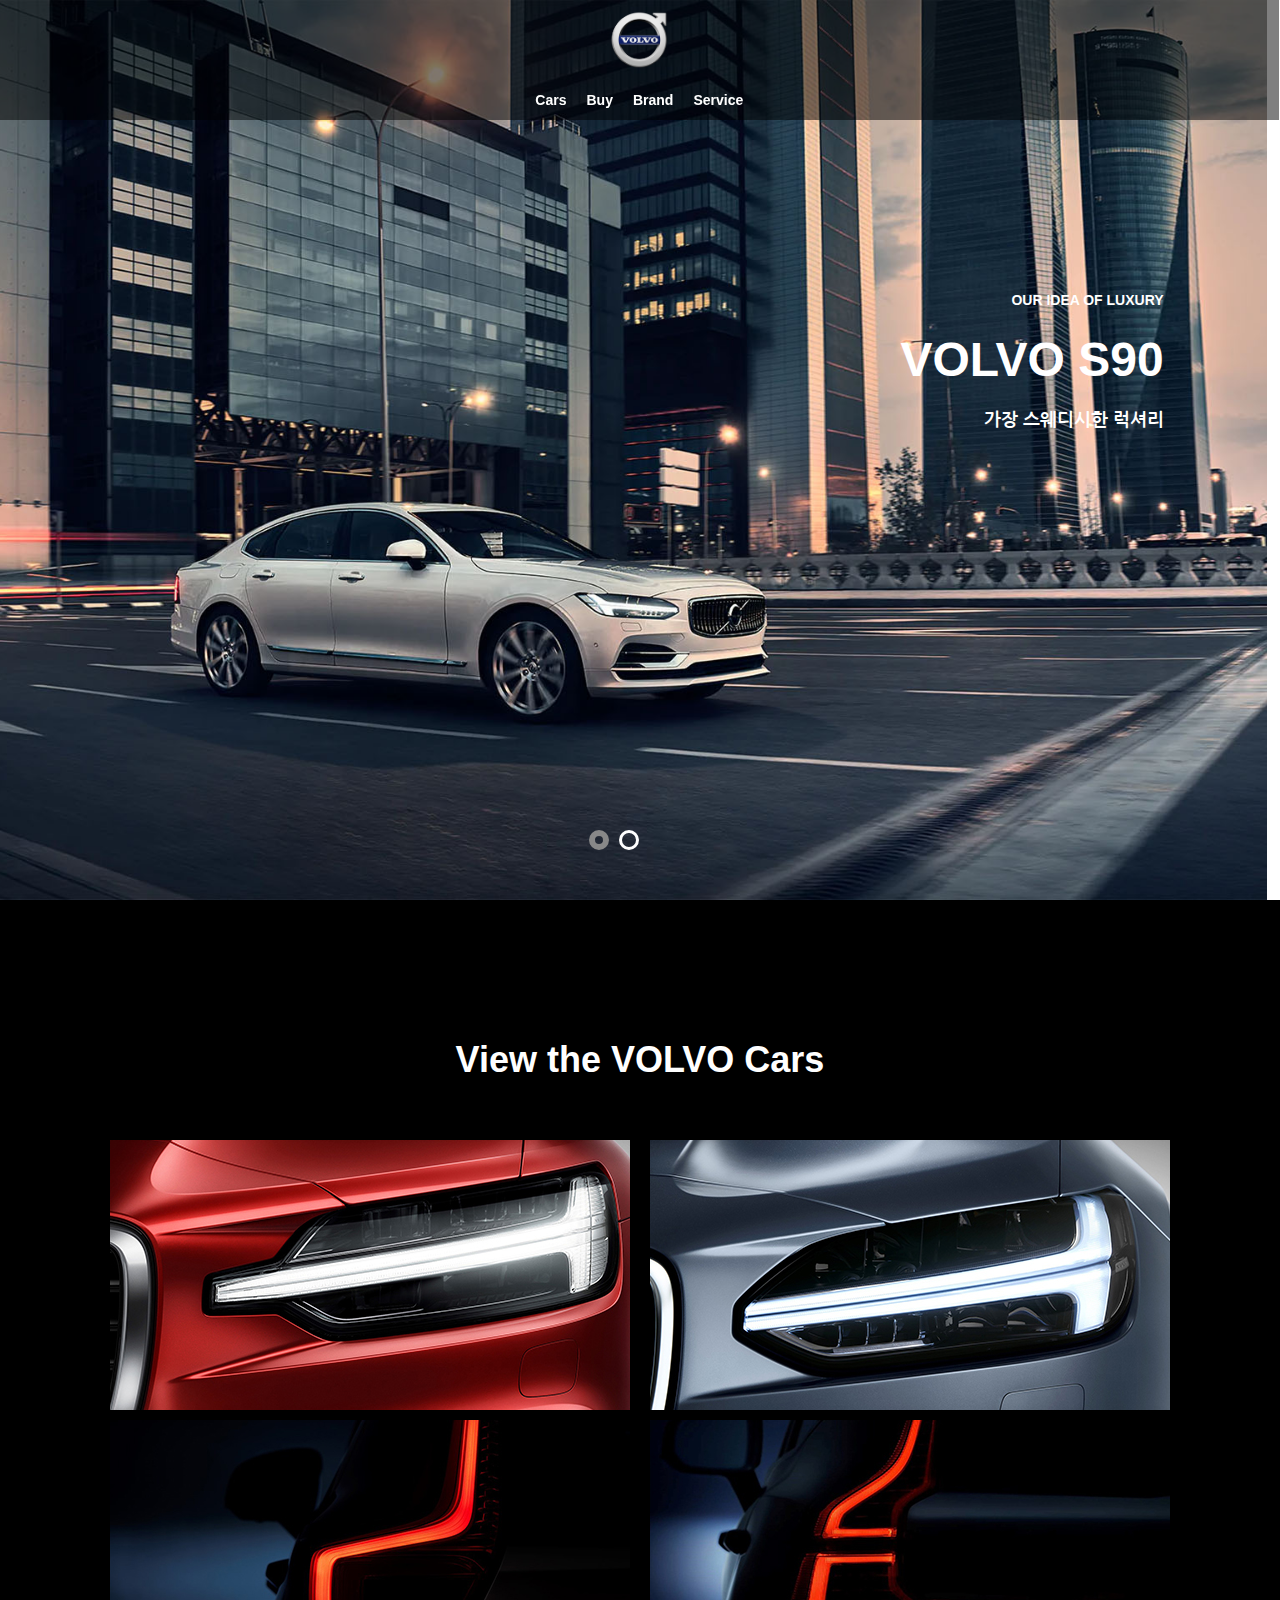
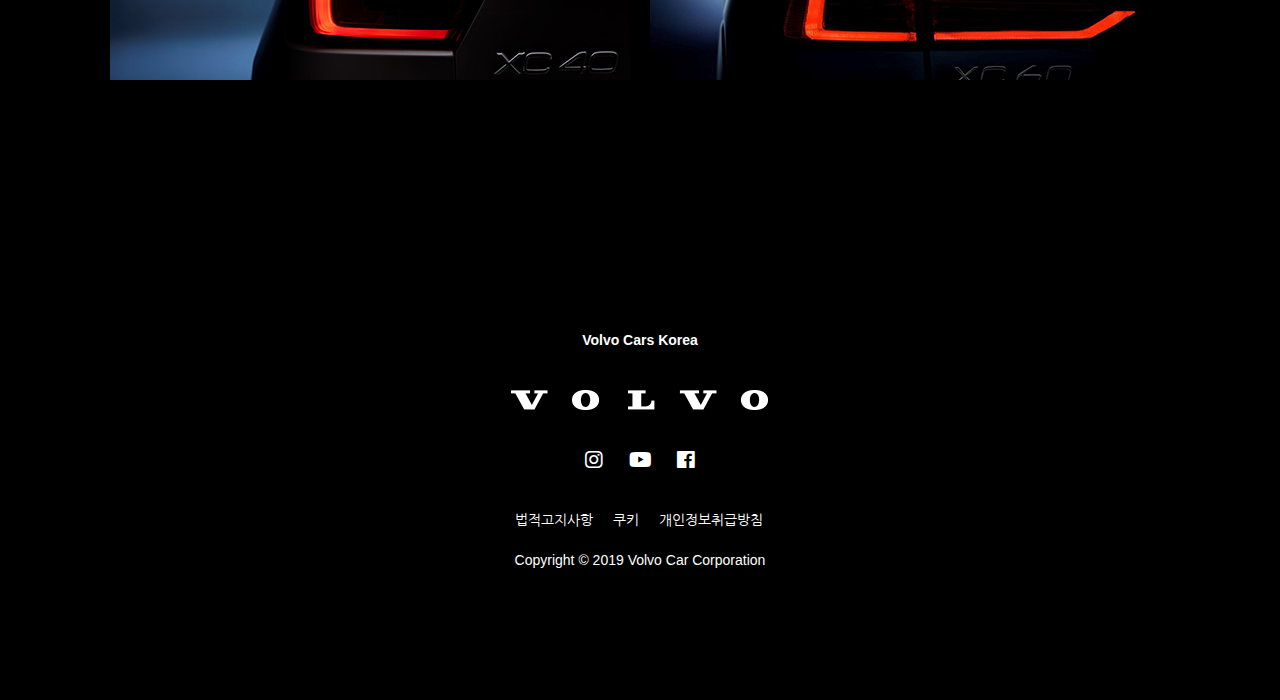
<file: index.html>
<!DOCTYPE html>
<html lang="ko">

<head>
   <meta charset="UTF-8">
   <meta name="viewport" content="width=device-width,initial-scale=1.0, maximum-scale=1.0, user-scalable=no">
   <title>VolvoMain</title>
   <link rel="stylesheet" href="css/all.css">
   <link rel="stylesheet" href="css/reset.css">
   <link href="https://fonts.googleapis.com/css?family=Nanum+Gothic" rel="stylesheet">
   <link rel="stylesheet" href="css/common.css">
   <link rel="stylesheet" href="css/index_style.css">
   <link rel="icon" href="img/common/Volvo_logo_icon.png">
</head>

<body>
   <!--nav영역-->
   <input type="radio" name="vol1" id="cars">
   <input type="radio" name="vol1" id="buy">
   <input type="radio" name="vol1" id="brand">
   <input type="radio" name="vol1" id="service">
   <input type="radio" name="vol1" id="close">
   <div class="gnbWrap">
      <nav>
         <h1><a href="index.html"><img src="img/common/Volvo-logo.png" alt="" height="60px"></a></h1>
         <ul>
            <li><label for="cars">Cars</label></li>
            <li><label for="buy">Buy</label></li>
            <li><label for="brand">Brand</label></li>
            <li><label for="service">Service</label></li>
         </ul>
         <div><label for="close"><i class="fas fa-times"></i></label></div>
      </nav>
   </div>
   <div class="lnbWrap">
      <div class="carsWrap">
         <nav class="cars">
            <ul>
               <li class="s60">
                  <figure><a href="sub04.html"></a></figure>
                  <h4>S60</h4>
                  <p>당신의 심장을 뛰게 할<br>디자인과 퍼포먼스</p>
               </li>
               <li class="s90">
                  <figure><a href="sub03.html"></a></figure>
                  <h4>S90</h4>
                  <p>럭셔리 세단의 과감한 변화<br>가장 스웨디시한 럭셔리</p>
               </li>
               <li class="xc40">
                  <figure><a href="sub02.html"></a></figure>
                  <h4>XC40</h4>
                  <p>운전자에게 가장 적합한<br>도시형 SUV</p>
               </li>
               <li class="xc60">
                  <figure><a href="sub01.html"></a></figure>
                  <h4>XC60</h4>
                  <p>우월한 존재감,<br>스웨덴의 솜씨.</p>
               </li>
            </ul>
         </nav>
      </div>
      <div class="buyWrap">
         <nav class="buy">
            <ul>
               <li><a href="sub05.html">Dealer</a></li>
               <li><a href="sub06.html">Promotion</a></li>
            </ul>
         </nav>
      </div>
      <div class="brandWrap">
         <nav class="brand">
            <ul>
               <li><a href="sub07.html">Heritage</a></li>
               <li><a href="sub08.html">Experience</a></li>
            </ul>
         </nav>
      </div>
      <div class="serviceWrap">
         <nav class="service">
            <ul>
               <li><a href="sub09.html">Service</a></li>
               <li><a href="sub10.html">Tutorial</a></li>
            </ul>
         </nav>
      </div>
   </div>

   <!--content영역-->
   <input type="radio" name="btn" id="lb" checked>
   <input type="radio" name="btn" id="rb">
   <main>
      <div class="areaWrap">
         <div class="area1">
            <div class="tWrap">
               <h4>OUR IDEA OF LUXURY</h4>
               <h2>VOLVO S90</h2>
               <h3>가장 스웨디시한 럭셔리</h3>
            </div>
         </div>
         <div class="area2">
            <div class="tWrap">
               <h4>당신이 필요한 것만, 모두 갖춘 SUV</h4>
               <h2>THE NEW VOLVO<br>XC40</h2>
               <h3>가져야 할 것만 가질 것</h3>
            </div>
         </div>
      </div>
      <div class="btnWrap">
         <label for="lb">
            <div class="leftBtn"></div>
         </label>
         <label for="rb">
            <div class="rightBtn"></div>
         </label>
      </div>
   </main>

   <div class="content">
      <header>
         <h2>View the VOLVO Cars</h2>
      </header>
      <div class="imgWrap">
         <div class="figureWrap">
            <figure class="img01">
               <a href="sub04.html"></a>
               <h2>S60</h2>
            </figure>
         </div>
         <div class="figureWrap">
            <figure class="img02">
               <a href="sub03.html"></a>
               <h2>S90</h2>
            </figure>
         </div>
         <div class="figureWrap">
            <figure class="img03">
               <a href="sub02.html"></a>
               <h2>XC40</h2>
            </figure>
         </div>
         <div class="figureWrap">
            <figure class="img04">
               <a href="sub01.html"></a>
               <h2>XC60</h2>
            </figure>
         </div>
      </div>
   </div>

   <!--footer영역-->
   <div class="ftrWrap">
      <footer>
         <h4>Volvo Cars Korea</h4>
         <h1><a href="#"><img src="img/common/volvoT.png" alt=""></a></h1>
         <div class="icon"><a href="https://www.instagram.com/volvocarkorea/" target="_blank"><i class="fab fa-instagram"></i></a> <a href="https://www.youtube.com/channel/UCyZk3V2z0Xa2mSXwYIOrciw" target="_blank"><i class="fab fa-youtube"></i></a>
            <a href="https://www.facebook.com/VolvoCarKorea/" target="_blank"><i class="fab fa-facebook"></i></a></div>
         <ul>
            <li><a href="https://www.volvocars.com/kr/footer/legal" target="_blank">법적고지사항</a></li>
            <li><a href="https://www.volvocars.com/kr/footer/cookies" target="_blank">쿠키</a></li>
            <li><a href="https://www.volvocars.com/kr/footer/privacy" target="_blank">개인정보취급방침</a></li>
         </ul>
         <p>Copyright © 2019 Volvo Car Corporation</p>
      </footer>
   </div>
</body>

</html>
</file>
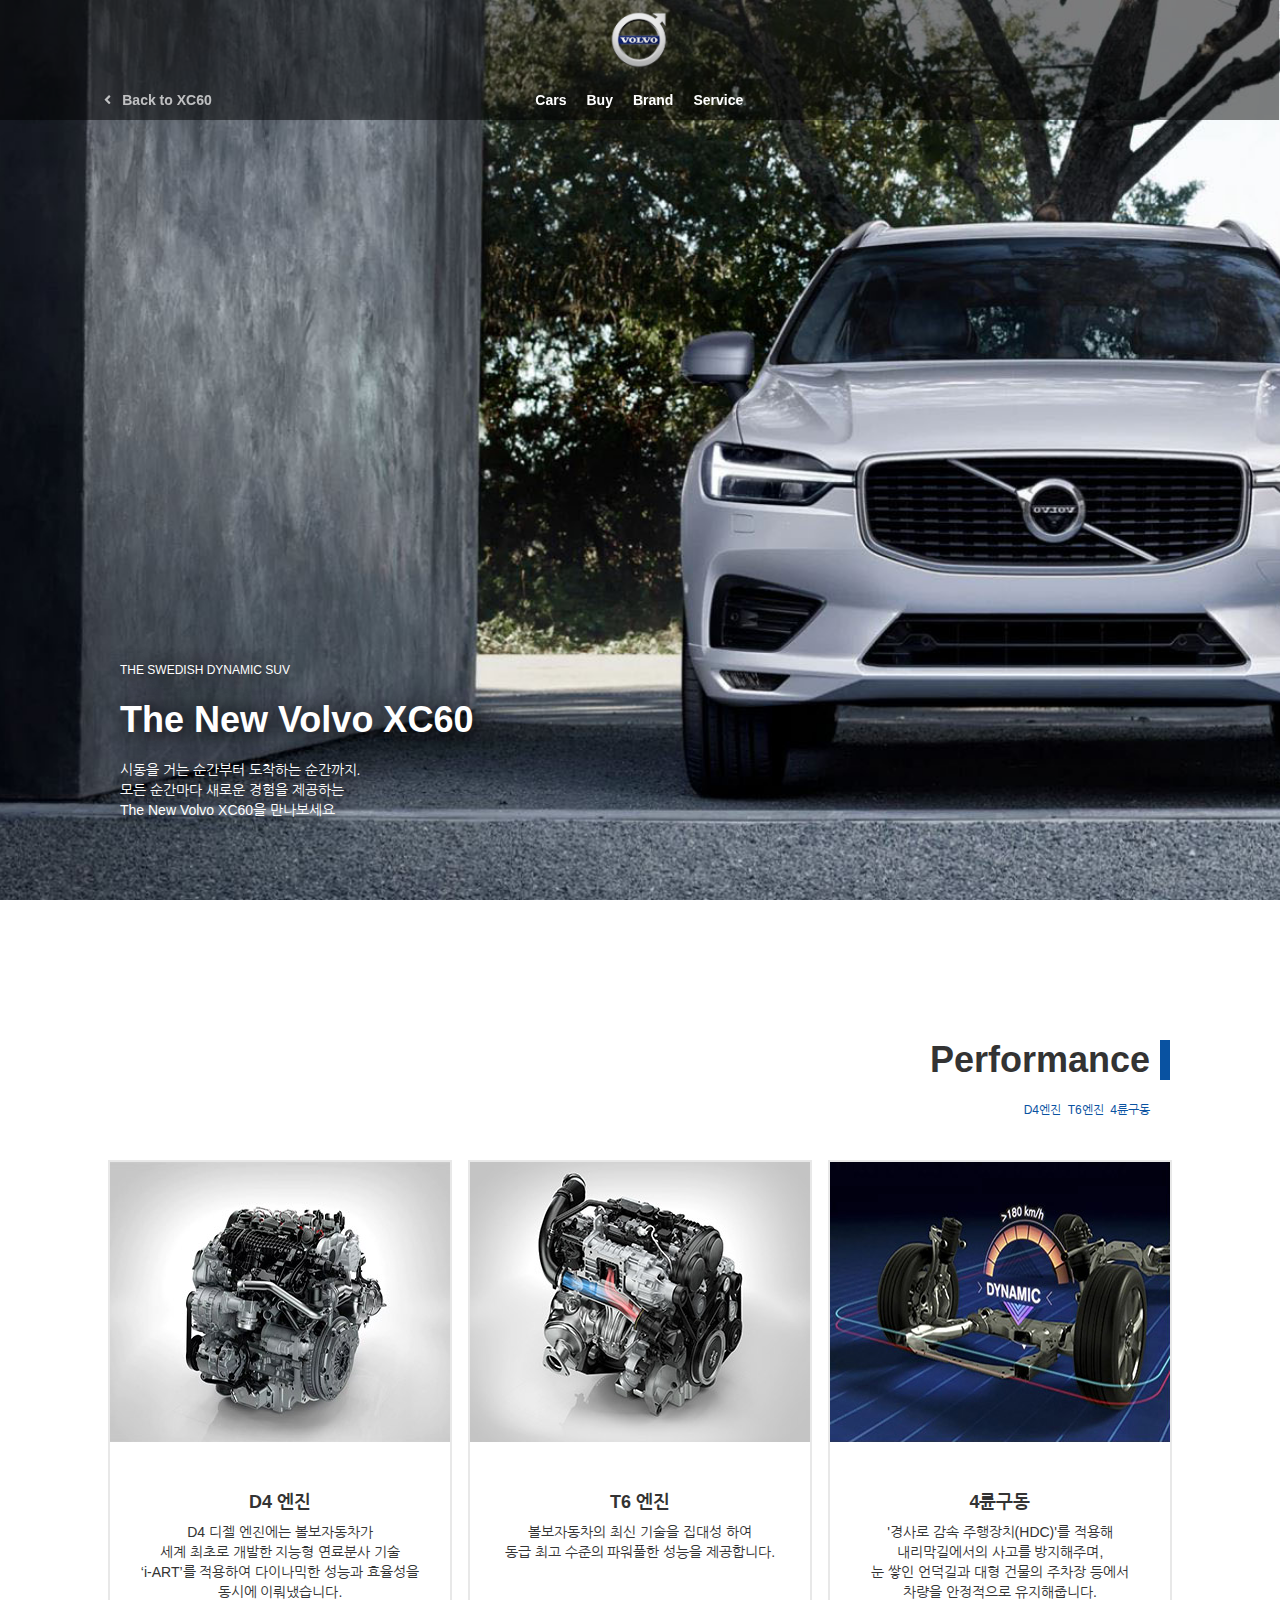
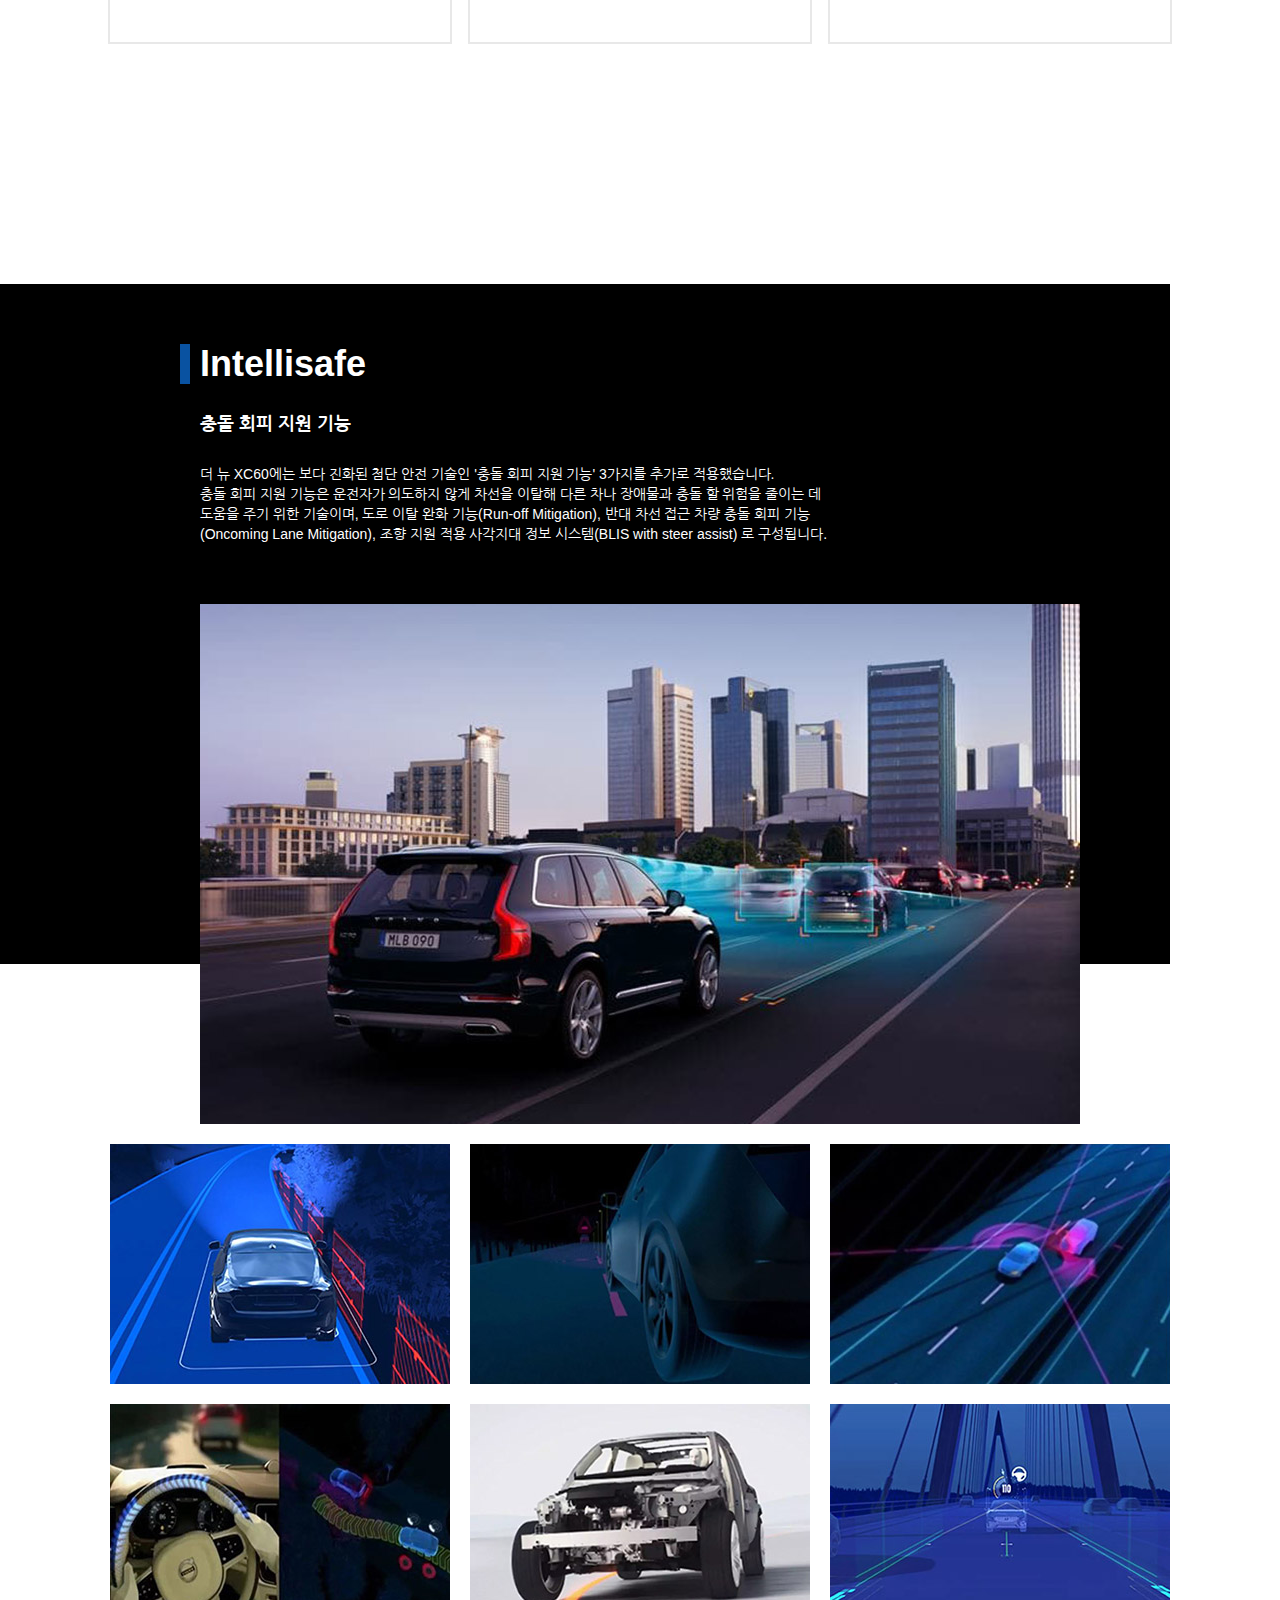
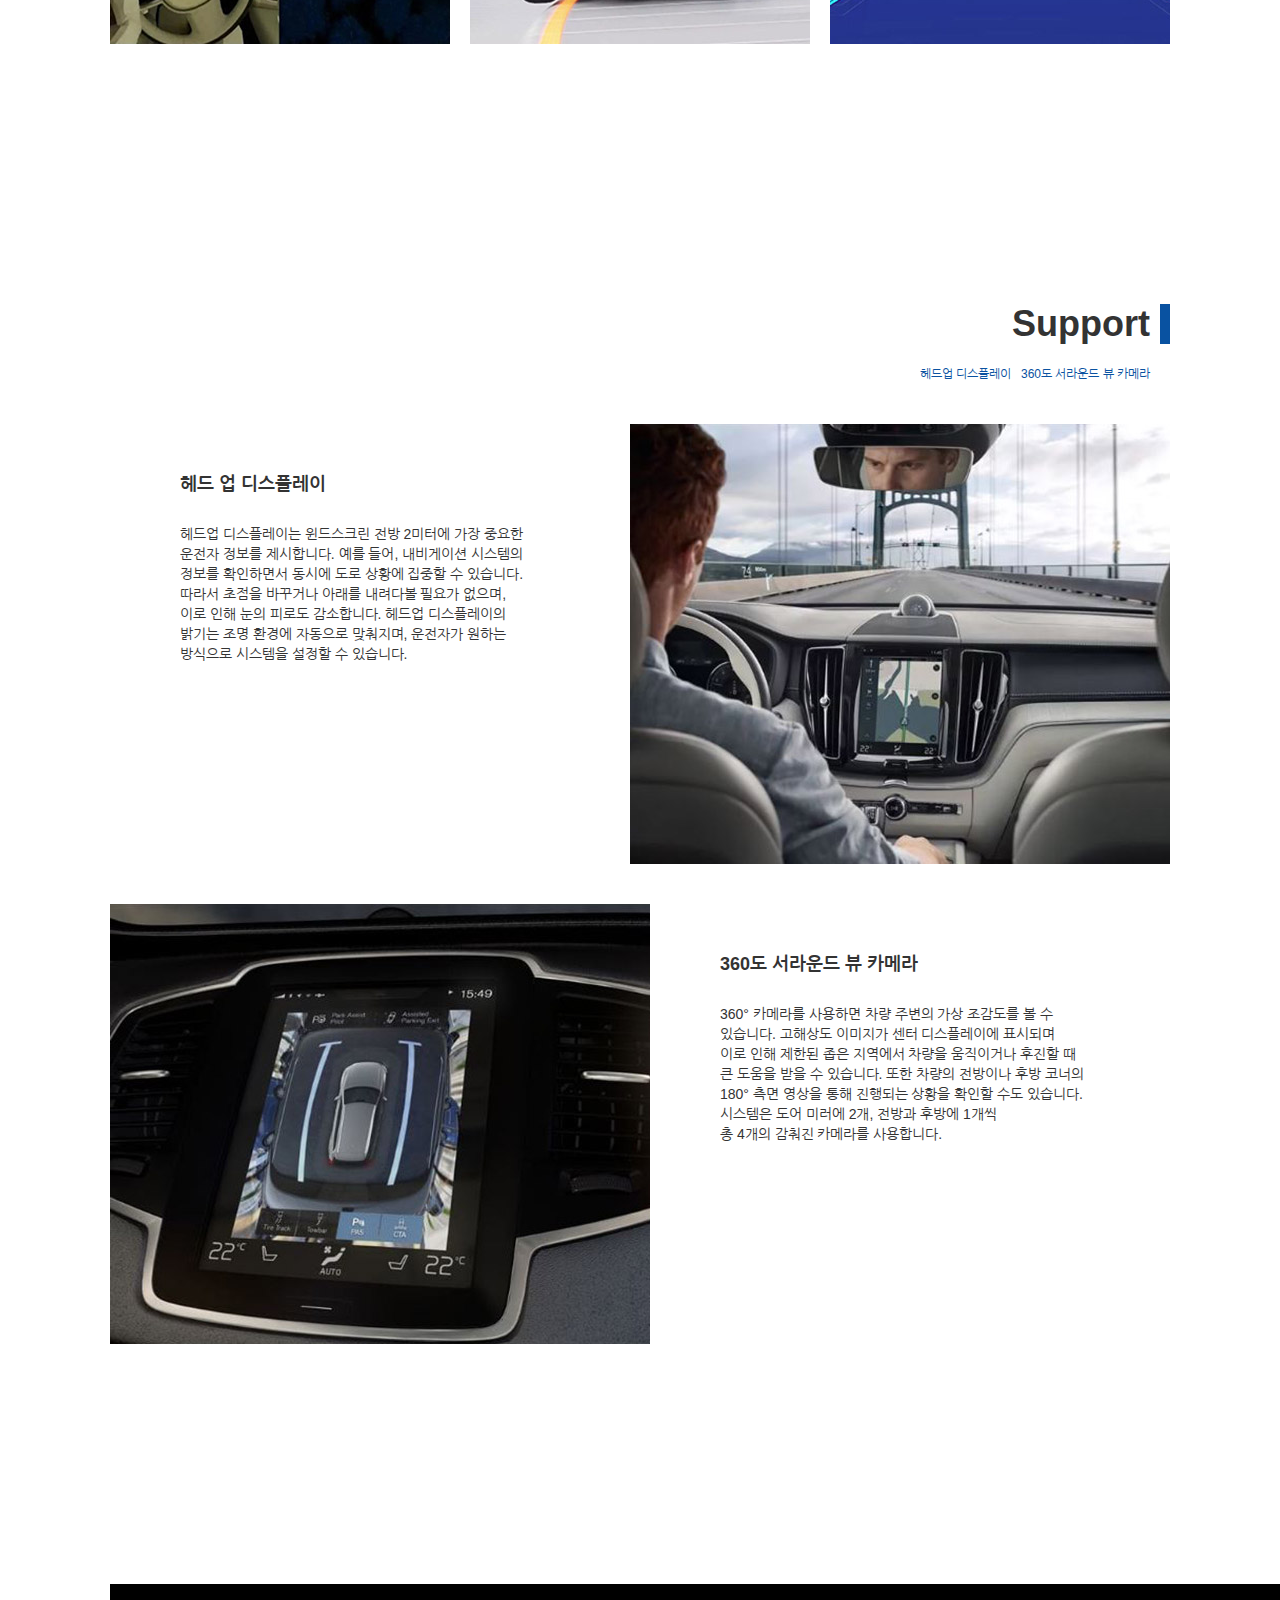
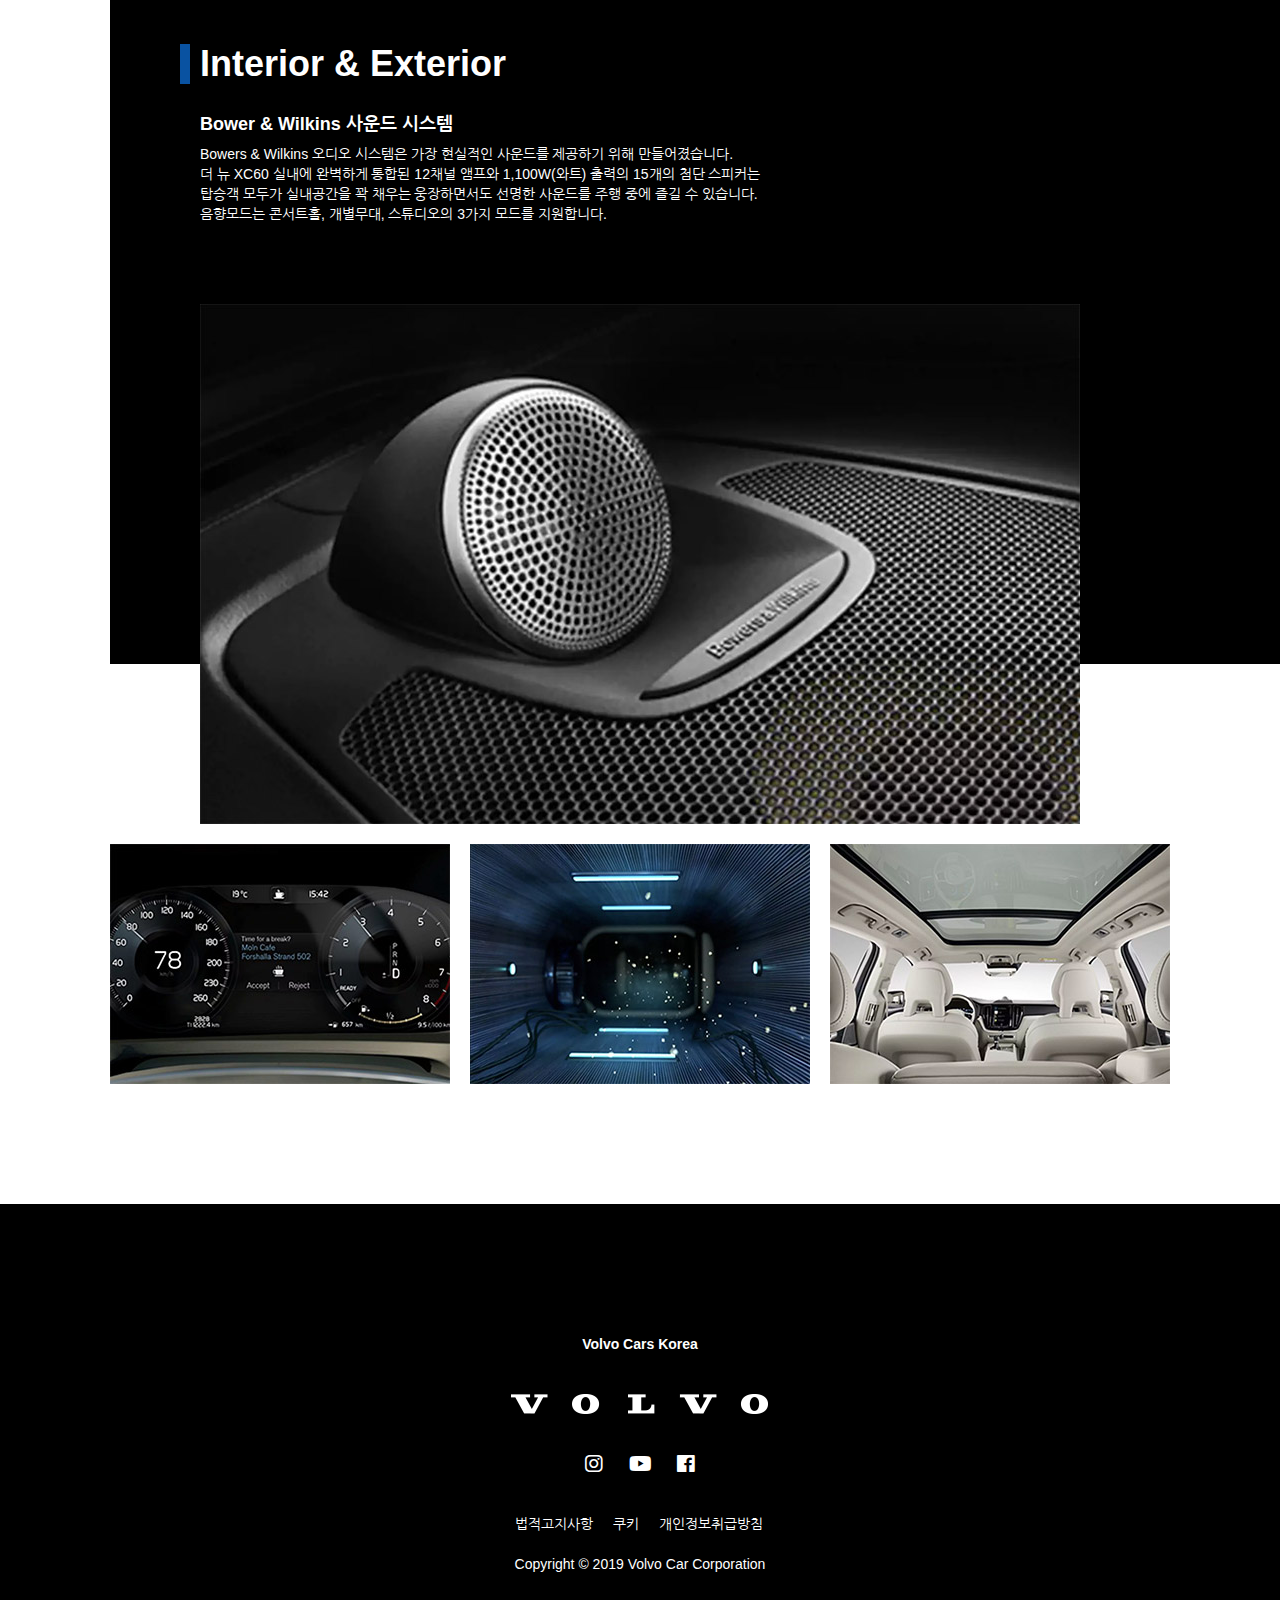
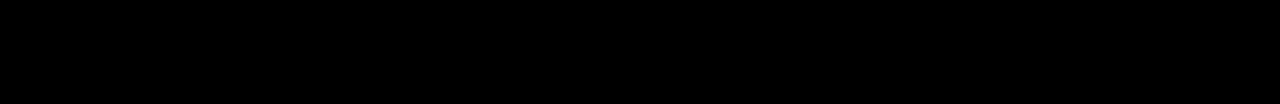
<file: sub01-01.html>
<!DOCTYPE html>
<html lang="en">

<head>
    <meta charset="UTF-8">
    <title>sub01-01_x60.html</title>
    <link rel="stylesheet" href="css/all.css">
    <link rel="stylesheet" href="css/reset.css">
    <link href="https://fonts.googleapis.com/css?family=Nanum+Gothic" rel="stylesheet">
    <link rel="stylesheet" href="css/common.css">
    <link rel="stylesheet" href="css/sub01-01_style.css">
</head>

<body>
    <!--nav-->
    <input type="radio" name="vol1" id="cars">
    <input type="radio" name="vol1" id="buy">
    <input type="radio" name="vol1" id="brand">
    <input type="radio" name="vol1" id="service">
    <input type="radio" name="vol1" id="close">
    <div class="gnbWrap">
        <nav>
            <h1><a href="index.html"></a></h1>
            <ul>
                <li><label for="cars">Cars</label></li>
                <li><label for="buy">Buy</label></li>
                <li><label for="brand">Brand</label></li>
                <li><label for="service">Service</label></li>
            </ul>
            <div><label for="close"><i class="fas fa-times"></i></label></div>
        </nav>
    </div>
    <div class="lnbWrap">
        <div class="carsWrap">
            <nav class="cars">
                <ul>
                    <li class="s60">
                        <figure><a href="sub04.html"></a></figure>
                        <h4>S60</h4>
                        <p>당신의 심장을 뛰게 할<br>디자인과 퍼포먼스</p>
                    </li>
                    <li class="s90">
                        <figure><a href="sub03.html"></a></figure>
                        <h4>S90</h4>
                        <p>럭셔리 세단의 과감한 변화<br>가장 스웨디시한 럭셔리</p>
                    </li>
                    <li class="xc40">
                        <figure><a href="sub02.html"></a></figure>
                        <h4>XC40</h4>
                        <p>운전자에게 가장 적합한<br>도시형 SUV</p>
                    </li>
                    <li class="xc60">
                        <figure><a href="sub01.html"></a></figure>
                        <h4>XC60</h4>
                        <p>우월한 존재감,<br>스웨덴의 솜씨.</p>
                    </li>
                </ul>
            </nav>
        </div>
        <div class="buyWrap">
            <nav class="buy">
                <ul>
                    <li><a href="sub05.html">Dealer</a></li>
                    <li><a href="sub06.html">Promotion</a></li>
                </ul>
            </nav>
        </div>
        <div class="brandWrap">
            <nav class="brand">
                <ul>
                    <li><a href="sub07.html">Heritage</a></li>
                    <li><a href="sub08.html">Experience</a></li>
                </ul>
            </nav>
        </div>
        <div class="serviceWrap">
            <nav class="service">
                <ul>
                    <li><a href="sub09.html">Service</a></li>
                    <li><a href="sub10.html">Tutotial</a></li>
                </ul>
            </nav>
        </div>
    </div>

    <!--nav left button-->
    <div class="pml">
        <div class="btnWrap">
            <h4><a href="sub01.html"><i class="fas fa-angle-left"></i>&nbsp;&nbsp; Back to XC60</a></h4>
        </div>
    </div>

    <!--main-->
    <main>
        <header>
            <div class="title">
                <h5>THE SWEDISH DYNAMIC SUV</h5>
                <h2>The New Volvo XC60</h2>
                <p>
                    시동을 거는 순간부터 도착하는 순간까지.<br>
                    모든 순간마다 새로운 경험을 제공하는<br>
                    The New Volvo XC60을 만나보세요
                </p>
            </div>
        </header>
    </main>

    <!--content pe-->
    <div class="content pe">
        <header>
            <div class="title">
                <div class="bar"></div>
                <h2>Performance</h2>
                <h5>D4엔진 &nbsp;T6엔진 &nbsp;4륜구동</h5>
            </div>
        </header>
        <section>
            <article>
                <figure class="pe01"></figure>
                <h3>D4 엔진</h3>
                <p>
                    D4 디젤 엔진에는 볼보자동차가<br>
                    세계 최초로 개발한 지능형 연료분사 기술<br>
                    ‘i-ART’를 적용하여 다이나믹한 성능과 효율성을<br>
                    동시에 이뤄냈습니다.
                </p>
            </article>
            <article>
                <figure class="pe02"></figure>
                <h3>T6 엔진</h3>
                <p>
                    볼보자동차의 최신 기술을 집대성 하여<br>
                    동급 최고 수준의 파워풀한 성능을 제공합니다.
                </p>
            </article>
            <article>
                <figure class="pe03"></figure>
                <h3>4륜구동</h3>
                <p>
                    '경사로 감속 주행장치(HDC)'를 적용해<br>
                    내리막길에서의 사고를 방지해주며,<br>
                    눈 쌓인 언덕길과 대형 건물의 주차장 등에서<br>
                    차량을 안정적으로 유지해줍니다.
                </p>
            </article>
        </section>
    </div>

    <!--content in-->
    <div class="content in">
        <header>
            <div class="wrap">
                <div class="bar"></div>
                <h2>Intellisafe</h2>
                <h3>충돌 회피 지원 기능</h3>
                <p>
                    더 뉴 XC60에는 보다 진화된 첨단 안전 기술인 '충돌 회피 지원 기능' 3가지를 추가로 적용했습니다.<br>
                    충돌 회피 지원 기능은 운전자가 의도하지 않게 차선을 이탈해 다른 차나 장애물과 충돌 할 위험을 줄이는 데<br>
                    도움을 주기 위한 기술이며, 도로 이탈 완화 기능(Run-off Mitigation), 반대 차선 접근 차량 충돌 회피 기능<br>
                    (Oncoming Lane Mitigation), 조향 지원 적용 사각지대 정보 시스템(BLIS with steer assist) 로 구성됩니다.
                </p>
            </div>
        </header>
        <section>
            <article class="img"></article>
            <article>
                <div class="segment">
                    <figure class="in02"></figure>
                    <div class="textWrap">
                        <h3>도로 이탈 완화 기능</h3>
                        <p>
                            자동차가 차선이나 도로를 이탈할 위험이<br>
                            감지된 상황에서 조향 지원과 제동 작동을 통해<br>
                            차를 적극적으로 다시 도로 위로 위치시켜<br>
                            도로를 벗어날 수도 있는 위험을 줄이는 기능입니다.
                        </p>
                    </div>
                </div>
                <div class="segment">
                    <figure class="in03"></figure>
                    <div class="textWrap">
                        <h3>반대 차선 접근 차량 충돌 회피 기능</h3>
                        <p>
                            마주 오는 차량과의 충돌이 임박했음이 감지되면<br>
                            조향 지원 기능이 작동되어 챠랑을 원래 차선으로<br>
                            되돌아갈 수 있도록 해줍니다.
                        </p>
                    </div>
                </div>
                <div class="segment">
                    <figure class="in04"></figure>
                    <div class="textWrap">
                        <h3>조향 지원 적용 사각지대 정보 시스템</h3>
                        <p>
                            후방의 다른 차량이 사각 지대에 있거나,<br>
                            차량이 차선을 이탈하려고 움직임이 감지되는 경우,<br>
                            조향 지원 기능이 작동하여 운전자가 차를<br>
                            원래 차선으로 위치할 수 있도록 돕습니다.
                        </p>
                    </div>
                </div>
                <div class="segment">
                    <figure class="in05"></figure>
                    <div class="textWrap">
                        <h3>조향 지원이 가능한 시티 세이프티</h3>
                        <p>
                            운전자가 충돌을 피하기 위해 조향을 하지만,<br>
                            충돌을 막기에 역부족이라 판단되는 경우에<br>
                            충돌을 회피할 수 있도록 스티어링 휠에 임의로<br>
                            토크를 가해 추가로 조향을 지원해주는 기능입니다.
                        </p>
                    </div>
                </div>
                <div class="segment">
                    <figure class="in06"></figure>
                    <div class="textWrap">
                        <h3>도로 이탈 보호 시스템</h3>
                        <p>
                            도로 이탈의 상황에서, 안전벨트에 압력을 주어<br>
                            탑승자의 상체를 충돌 반대 방향으로 고정해주며<br>
                            좌석에 장착된 에너지 흡수 장치가 도로 이탈로 인한<br>
                            차량 추돌 시 발생할 수 있는 충격을 흡수해 줍니다.
                        </p>
                    </div>
                </div>
                <div class="segment">
                    <figure class="in07"></figure>
                    <div class="textWrap">
                        <h3>파일럿 어시스트</h3>
                        <p>
                            전방에 감지되는 차량이 없으면<br>
                            최고 140km/h 를 유지하여 차선 이탈 없이<br>
                            달리게 해주며, 스티어링 휠에 강한 토크를 가해<br>
                            원활한 곡선도로에서의 조향지원을 제공합니다.
                        </p>
                    </div>
                </div>
            </article>
        </section>
    </div>

    <!--content su-->
    <div class="content su">
        <header>
            <div class="title">
                <div class="bar"></div>
                <h2>Support</h2>
                <h5>헤드업 디스플레이&nbsp; &nbsp;360도 서라운드 뷰 카메라</h5>
            </div>
        </header>
        <section>
            <article class="fr">
                <header>
                    <h3>헤드 업 디스플레이</h3>
                    <p>
                        헤드업 디스플레이는 윈드스크린 전방 2미터에 가장 중요한<br>
                        운전자 정보를 제시합니다. 예를 들어, 내비게이션 시스템의<br>
                        정보를 확인하면서 동시에 도로 상황에 집중할 수 있습니다.<br>
                        따라서 초점을 바꾸거나 아래를 내려다볼 필요가 없으며,<br>
                        이로 인해 눈의 피로도 감소합니다. 헤드업 디스플레이의<br>
                        밝기는 조명 환경에 자동으로 맞춰지며, 운전자가 원하는<br>
                        방식으로 시스템을 설정할 수 있습니다.
                    </p>
                </header>
                <figure class="img01"></figure>
            </article>
            <article class="fl">
                <figure class="img02"></figure>
                <header>
                    <h3>360도 서라운드 뷰 카메라</h3>
                    <p>
                        360° 카메라를 사용하면 차량 주변의 가상 조감도를 볼 수<br>
                        있습니다. 고해상도 이미지가 센터 디스플레이에 표시되며<br>
                        이로 인해 제한된 좁은 지역에서 차량을 움직이거나 후진할 때<br>
                        큰 도움을 받을 수 있습니다. 또한 차량의 전방이나 후방 코너의<br>
                        180° 측면 영상을 통해 진행되는 상황을 확인할 수도 있습니다.<br>
                        시스템은 도어 미러에 2개, 전방과 후방에 1개씩<br>
                        총 4개의 감춰진 카메라를 사용합니다.
                    </p>
                </header>
            </article>
        </section>
    </div>

    <!--content ex-->
    <div class="content ex">
        <header>
            <div class="beWrap">
                <div class="wrap">
                    <div class="bar"></div>
                    <h2>Interior &amp; Exterior</h2>
                    <h3>Bower &amp; Wilkins 사운드 시스템</h3>
                    <p>
                        Bowers &amp; Wilkins 오디오 시스템은 가장 현실적인 사운드를 제공하기 위해 만들어졌습니다.<br>
                        더 뉴 XC60 실내에 완벽하게 통합된 12채널 앰프와 1,100W(와트) 출력의 15개의 첨단 스피커는<br>
                        탑승객 모두가 실내공간을 꽉 채우는 웅장하면서도 선명한 사운드를 주행 중에 즐길 수 있습니다.<br>
                        음향모드는 콘서트홀, 개별무대, 스튜디오의 3가지 모드를 지원합니다.
                    </p>
                </div>
            </div>
        </header>
        <section>
            <article class="img"></article>
            <article>
                <div class="segment">
                    <figure class="ex02"></figure>
                    <div class="textWrap">
                        <h3>12.3인치 디지털 디스플레이</h3>
                        <p>
                            볼보의 최고급 12.3인치 디스플레이는<br>
                            두 개의 대형 원형 계기판과<br>
                            하나의 중앙 정보 디스플레이를 갖추고 있으며<br>
                            모든 운전자 정보가 직관적으로 표시됩니다.
                        </p>
                    </div>
                </div>
                <div class="segment">
                    <figure class="ex03"></figure>
                    <div class="textWrap">
                        <h3>실내 공기 청정 시스템</h3>
                        <p>
                            차량 내부로 유입되는 공기를 모니터링하여<br>
                            유해 물질이 차량 내부로 들어오지 못하도록<br>
                            차단하는 시스템 입니다. 액티브 카본필터와<br>
                            활성탄층이 여러 이물질을 걸러내고 악취도<br>
                            제거해 차량 내부에 깨끗한 공기를 공급합니다.
                        </p>
                    </div>
                </div>
                <div class="segment">
                    <figure class="ex04"></figure>
                    <div class="textWrap">
                        <h3>전동식 파노라마 선루프</h3>
                        <p>
                            독보적인 파노라마 유리 루프는<br>
                            환기를 통한 쾌적한 공기와 실내 온도 유지는<br>
                            물론이고 열과 자외선을 감소시켜 주며<br>
                            실내의 개방적인 느낌을 유지해줍니다.
                        </p>
                    </div>
                </div>
            </article>
        </section>
    </div>


    <!--footer-->
    <div class="ftrWrap">
        <footer>
            <h4>Volvo Cars Korea</h4>
            <h1><a href="#"><img src="img/common/volvoT.png" alt=""></a></h1>
            <div class="icon"><a href="https://www.instagram.com/volvocarkorea/" target="_blank"><i class="fab fa-instagram"></i></a> <a href="https://www.youtube.com/channel/UCyZk3V2z0Xa2mSXwYIOrciw" target="_blank"><i class="fab fa-youtube"></i></a> <a href="https://www.facebook.com/VolvoCarKorea/" target="_blank"><i class="fab fa-facebook"></i></a></div>
            <ul>
                <li><a href="https://www.volvocars.com/kr/footer/legal" target="_blank">법적고지사항</a></li>
                <li><a href="https://www.volvocars.com/kr/footer/cookies" target="_blank">쿠키</a></li>
                <li><a href="https://www.volvocars.com/kr/footer/privacy" target="_blank">개인정보취급방침</a></li>
            </ul>
            <p>Copyright © 2019 Volvo Car Corporation</p>
        </footer>
    </div>
</body>

</html>
</file>
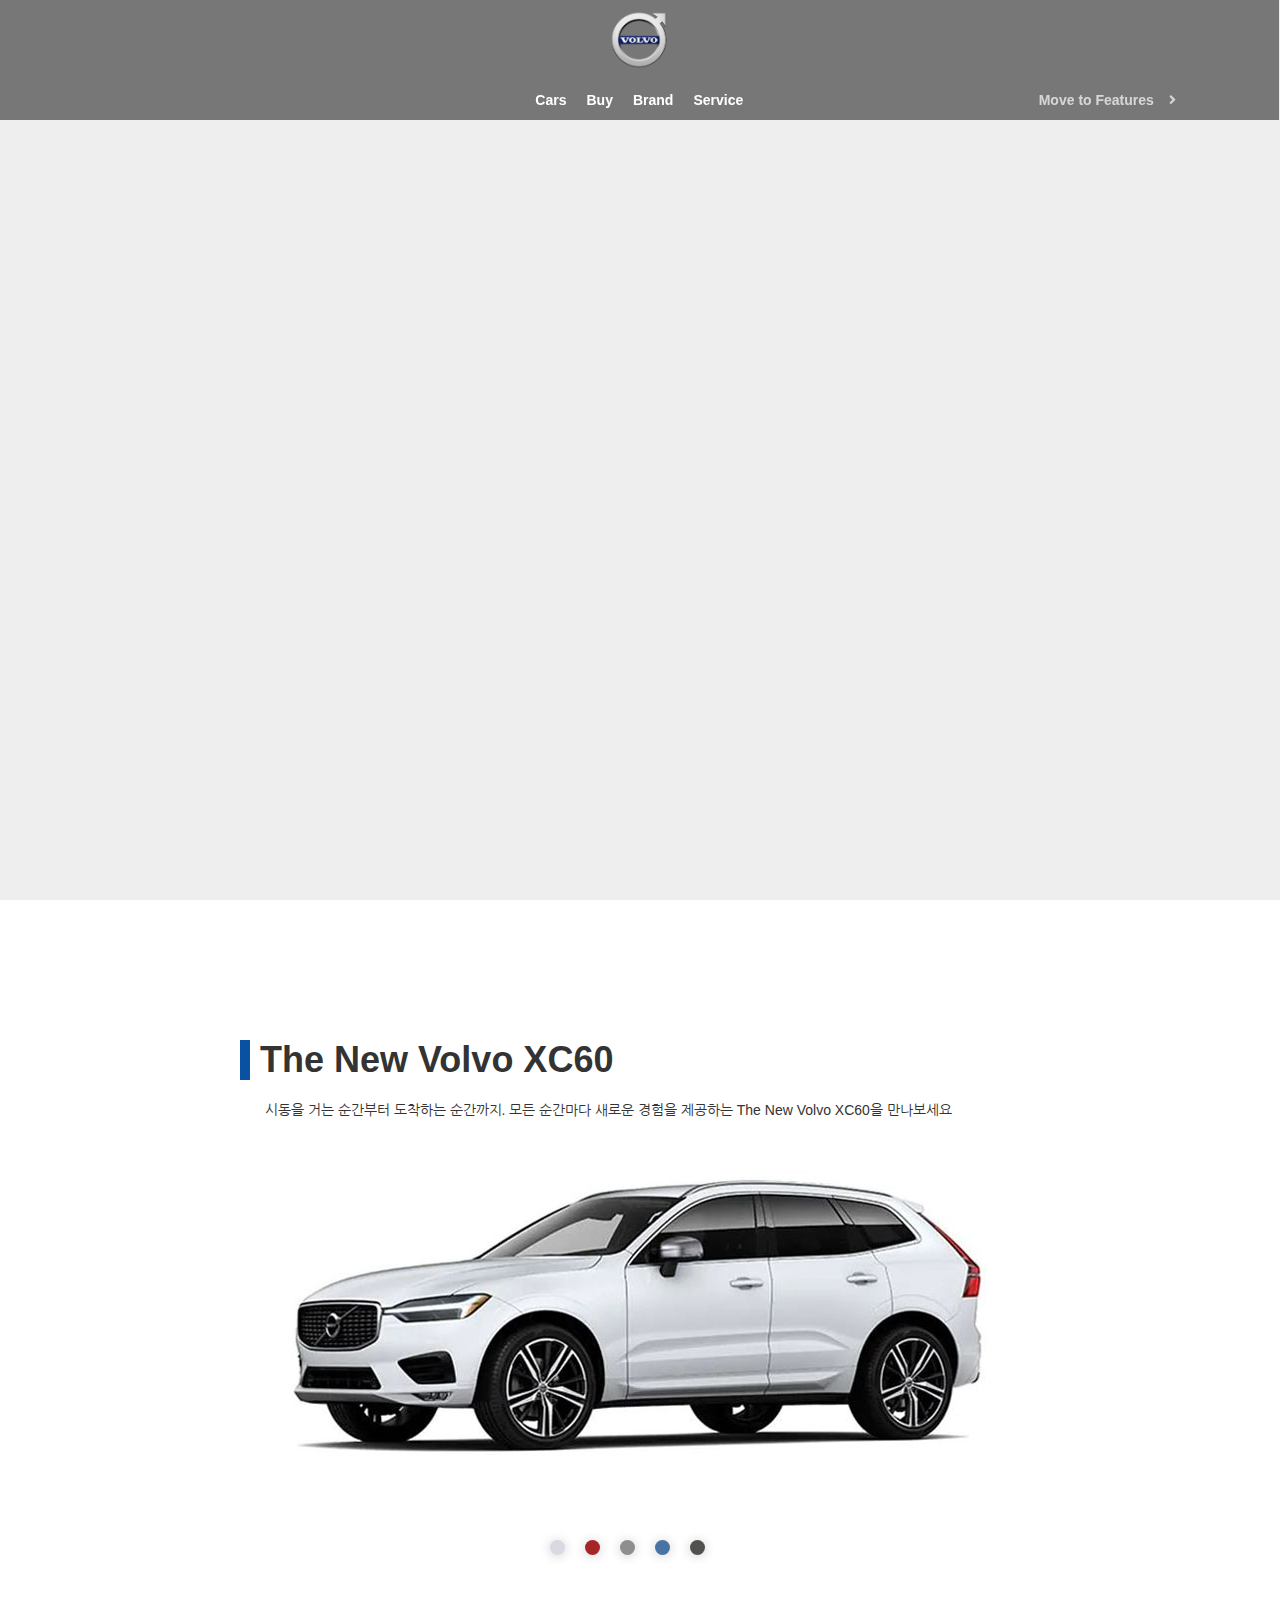
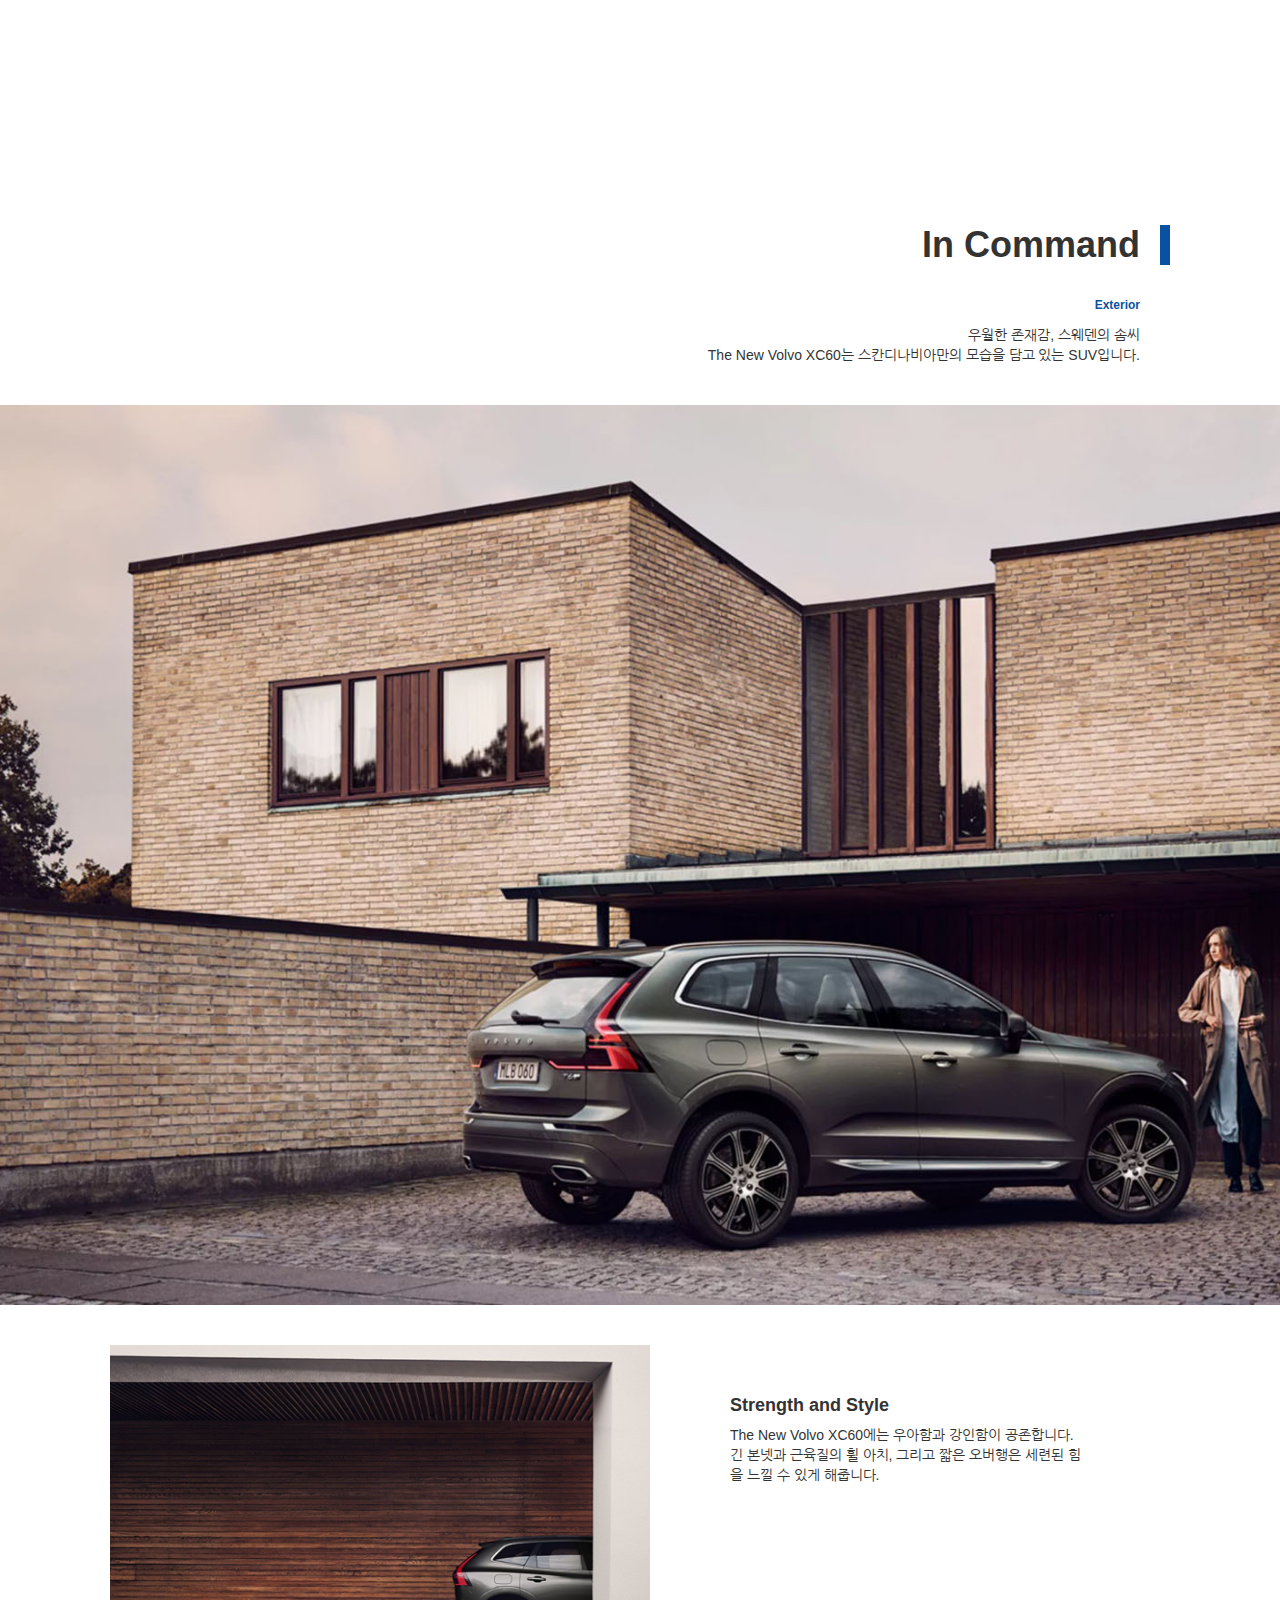
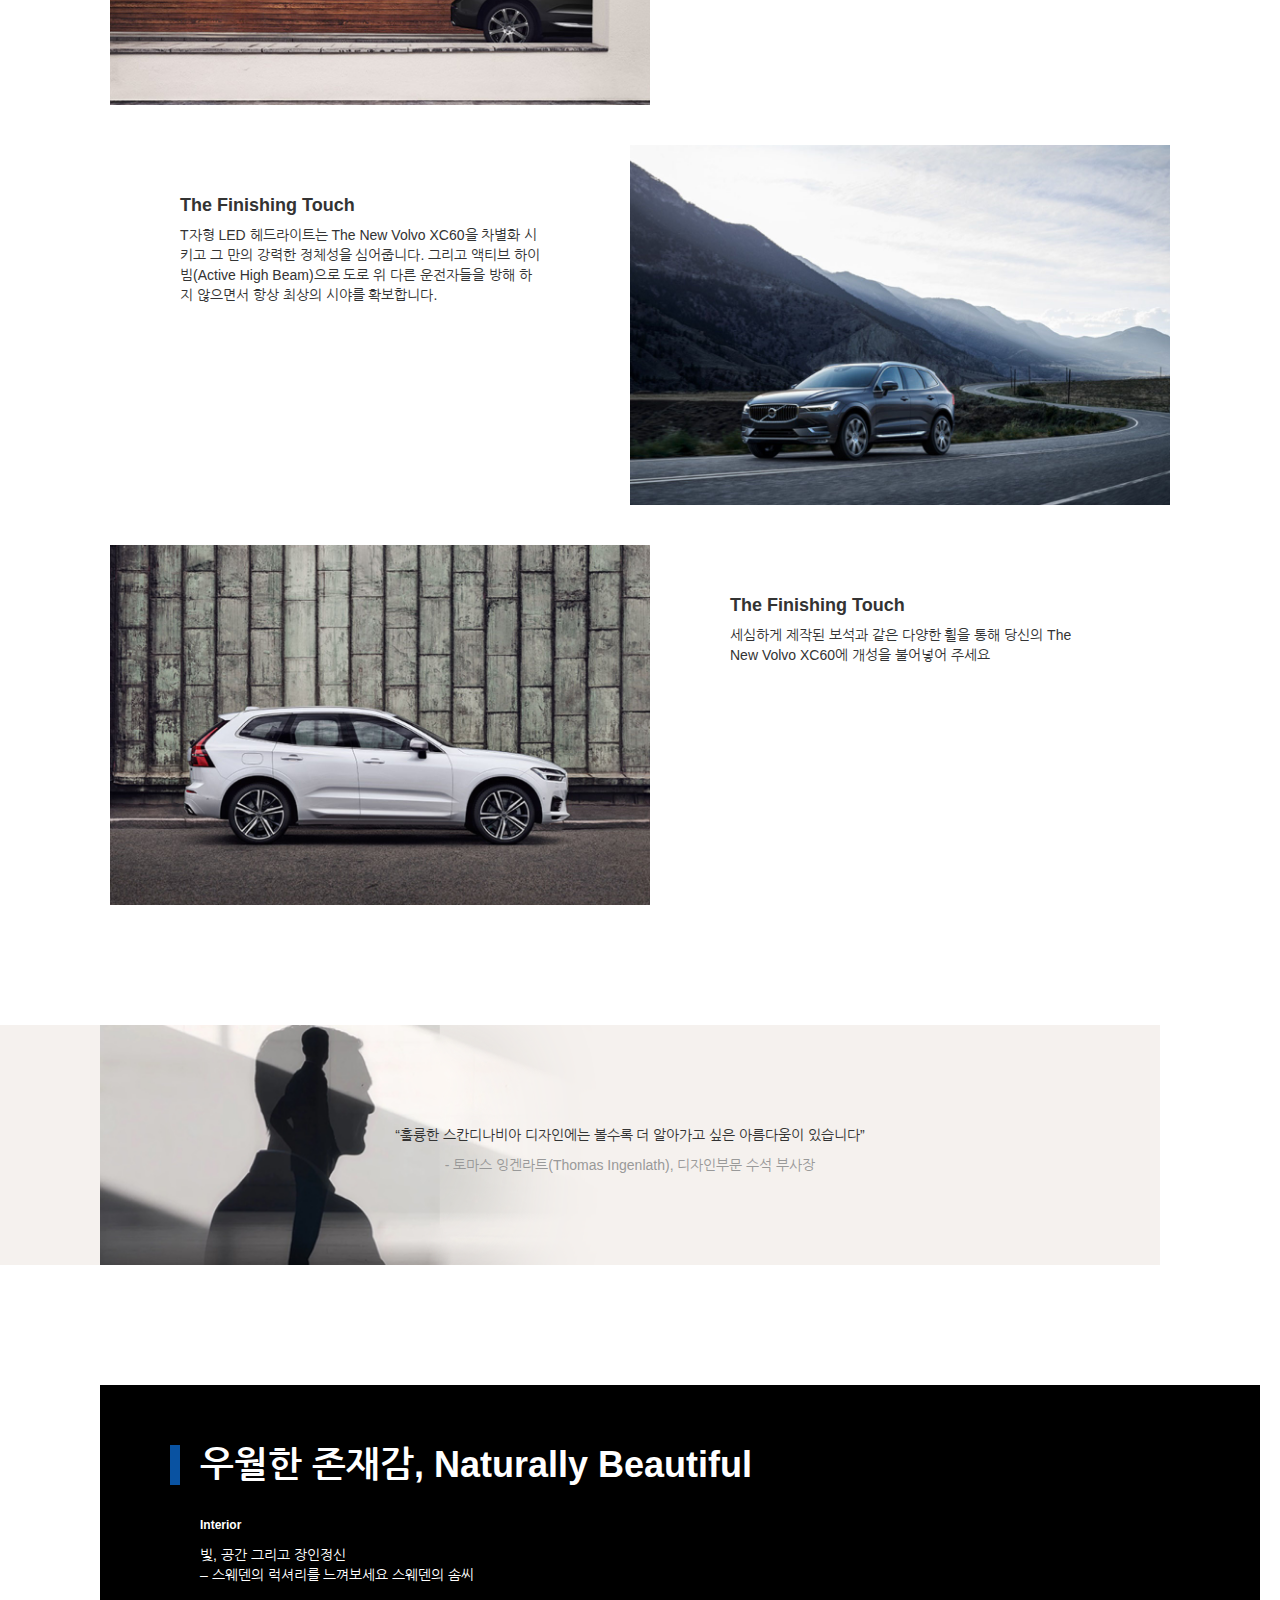
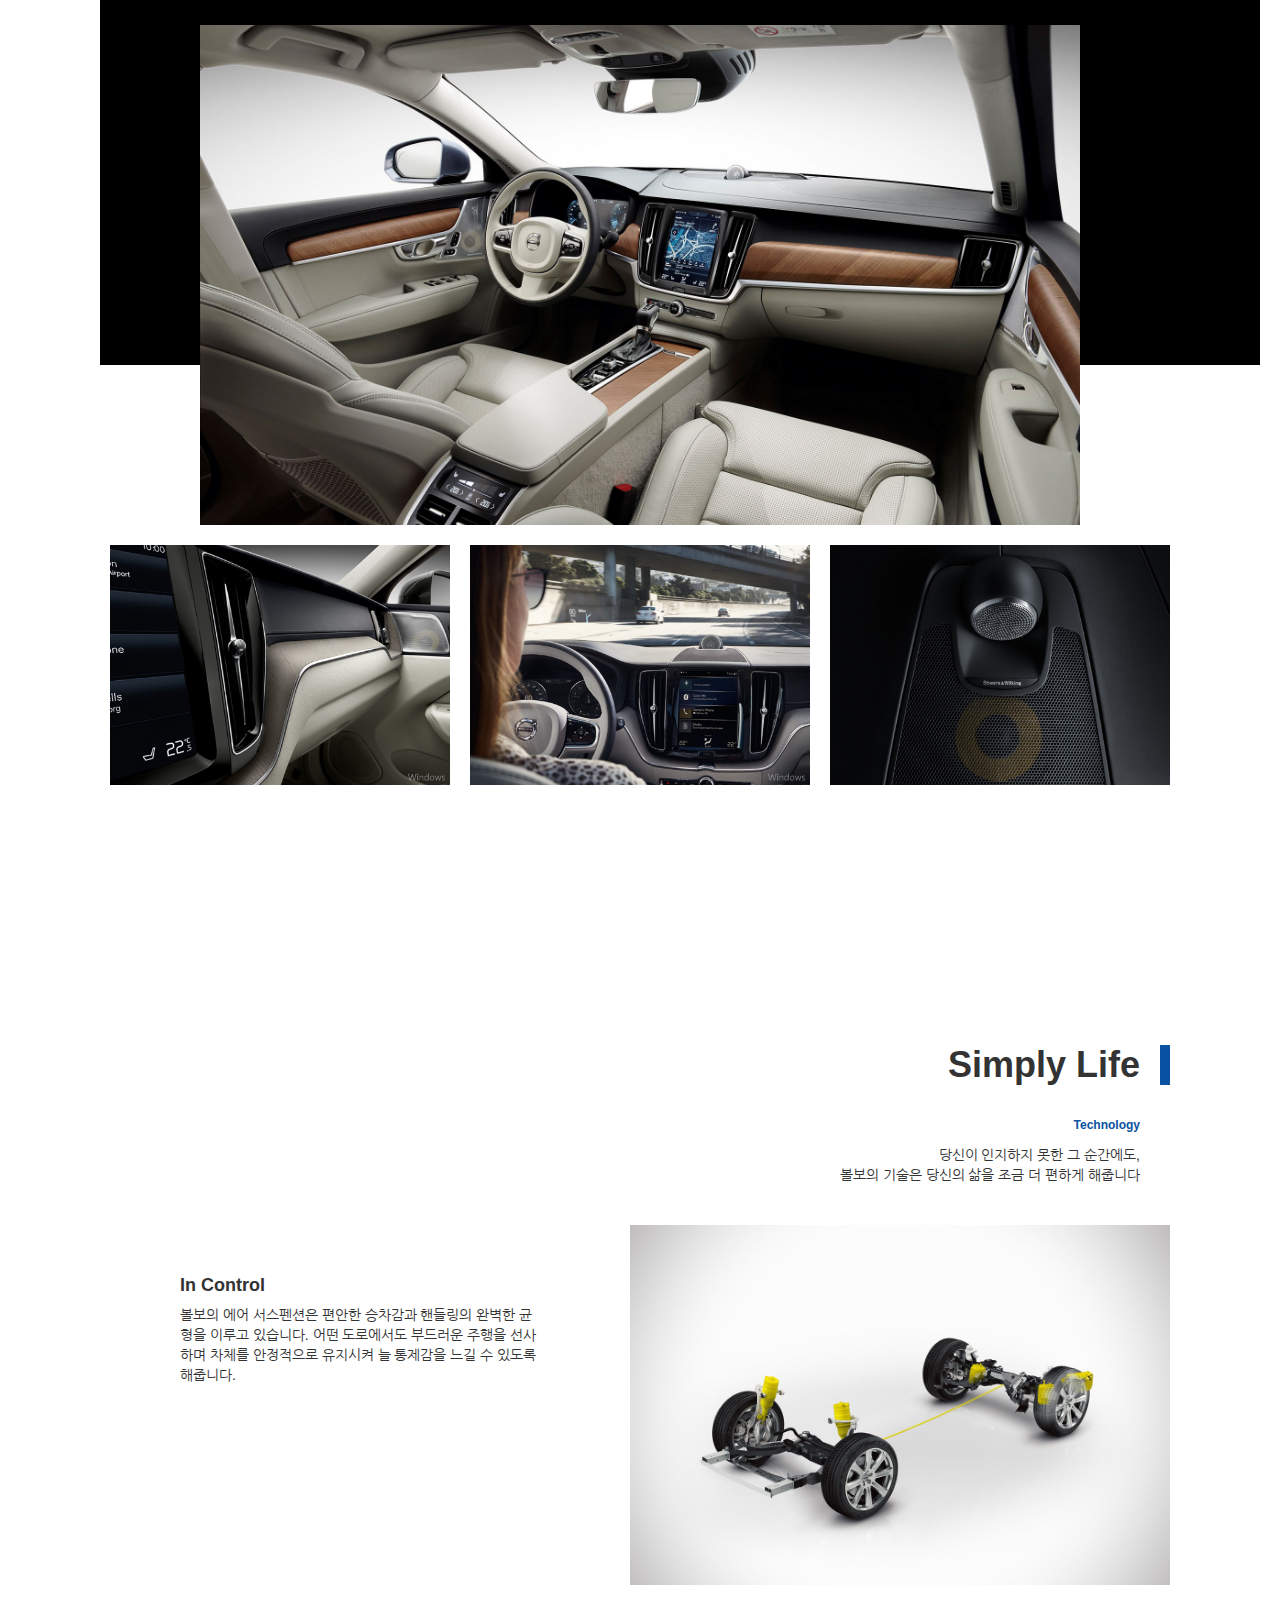
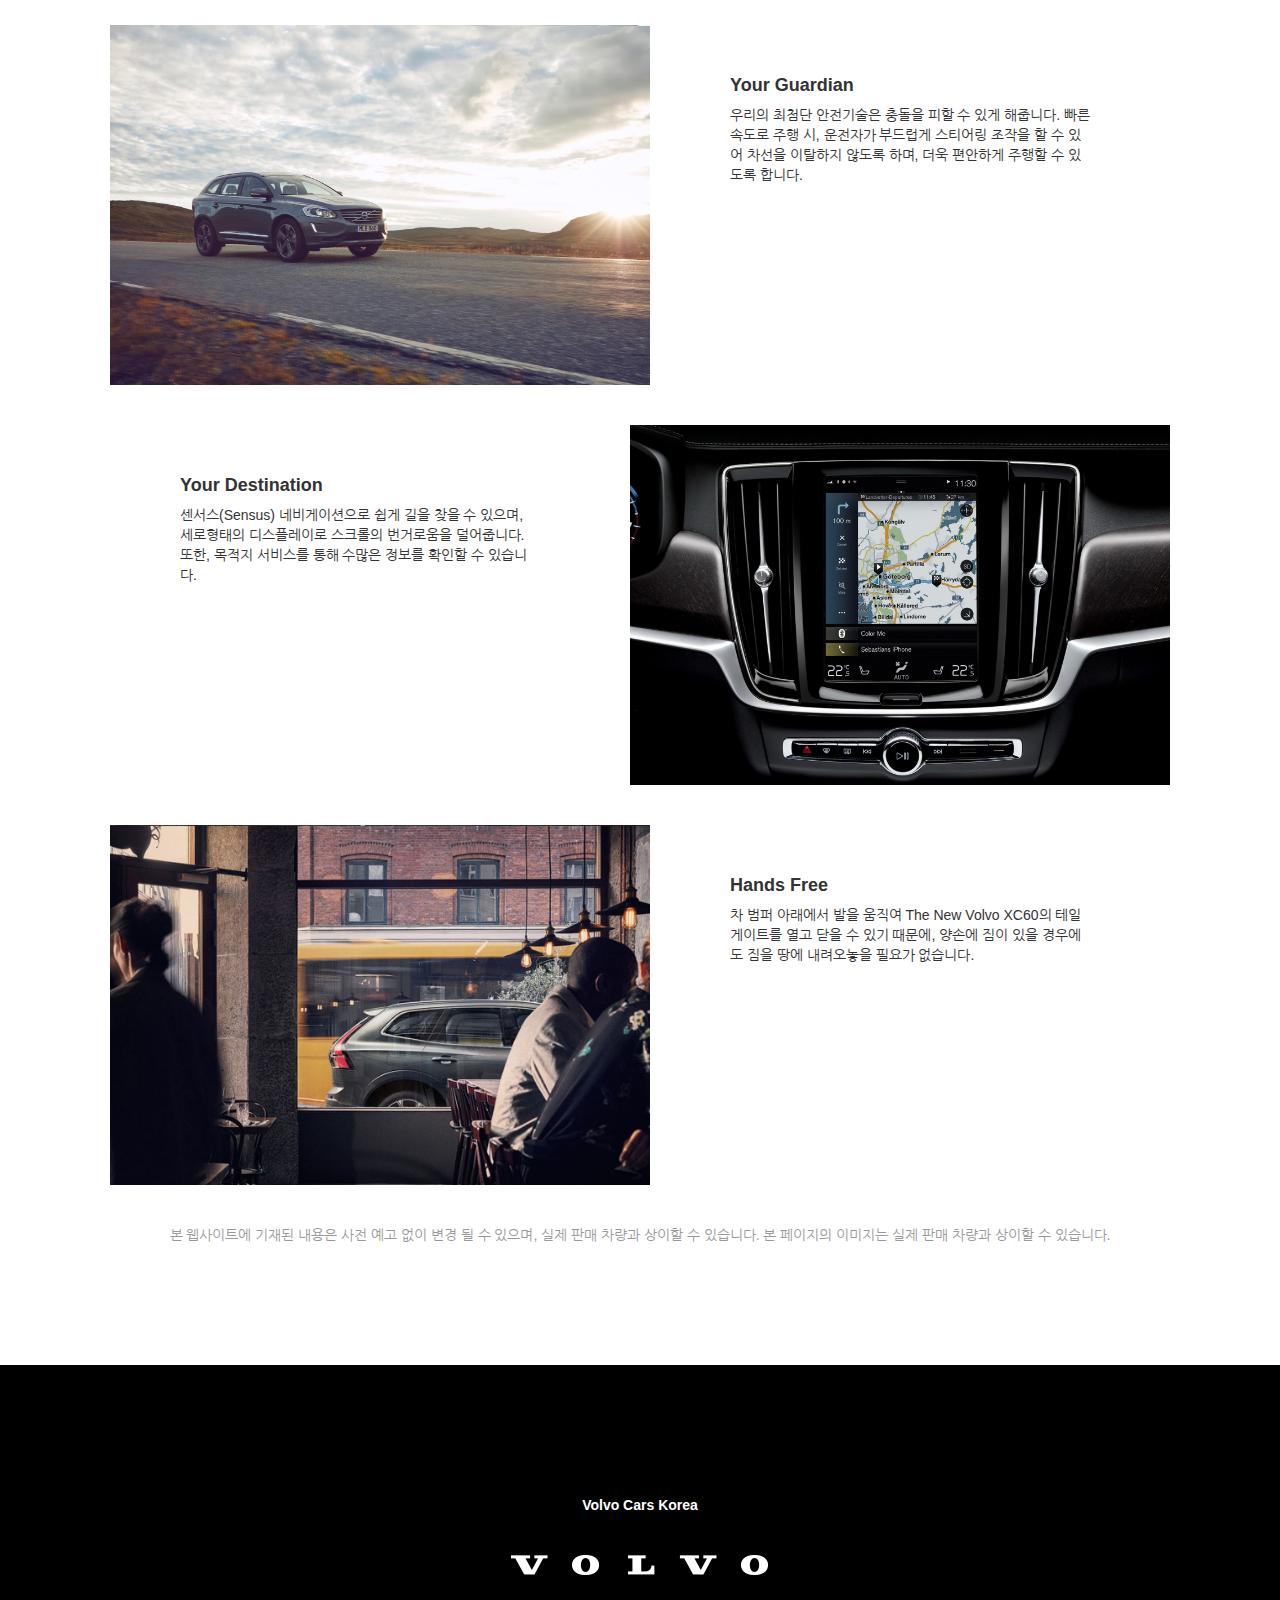
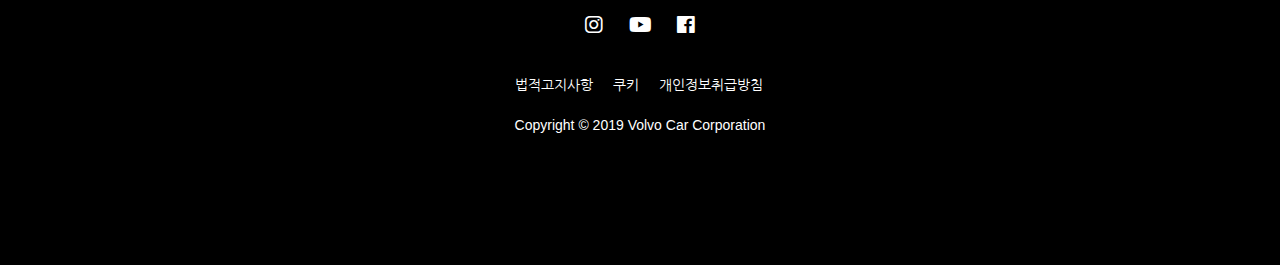
<file: sub01.html>
<!DOCTYPE html>
<html lang="ko">

<head>
    <meta charset="UTF-8">
    <title>XC60</title>
    <link rel="stylesheet" href="css/all.css">
    <link rel="stylesheet" href="css/reset.css">
    <link href="https://fonts.googleapis.com/css?family=Nanum+Gothic" rel="stylesheet">
    <link rel="stylesheet" href="css/common.css">
    <link rel="stylesheet" href="css/sub01_style.css">
    <link rel="icon" href="img/common/Volvo_logo_icon.png">
</head>

<body>
    <!--nav-->
    <input type="radio" name="vol1" id="cars">
    <input type="radio" name="vol1" id="buy">
    <input type="radio" name="vol1" id="brand">
    <input type="radio" name="vol1" id="service">
    <input type="radio" name="vol1" id="close">
    <div class="gnbWrap">
        <nav>
            <h1><a href="index.html"></a></h1>
            <ul>
                <li><label for="cars">Cars</label></li>
                <li><label for="buy">Buy</label></li>
                <li><label for="brand">Brand</label></li>
                <li><label for="service">Service</label></li>
            </ul>
            <div><label for="close"><i class="fas fa-times"></i></label></div>
        </nav>
    </div>
    <div class="lnbWrap">
        <div class="carsWrap">
            <nav class="cars">
                <ul>
                    <li class="s60">
                        <figure><a href="sub04.html"></a></figure>
                        <h4>S60</h4>
                        <p>당신의 심장을 뛰게 할<br>디자인과 퍼포먼스</p>
                    </li>
                    <li class="s90">
                        <figure><a href="sub03.html"></a></figure>
                        <h4>S90</h4>
                        <p>럭셔리 세단의 과감한 변화<br>가장 스웨디시한 럭셔리</p>
                    </li>
                    <li class="xc40">
                        <figure><a href="sub02.html"></a></figure>
                        <h4>XC40</h4>
                        <p>운전자에게 가장 적합한<br>도시형 SUV</p>
                    </li>
                    <li class="xc60">
                        <figure><a href="sub01.html"></a></figure>
                        <h4>XC60</h4>
                        <p>우월한 존재감,<br>스웨덴의 솜씨.</p>
                    </li>
                </ul>
            </nav>
        </div>
        <div class="buyWrap">
            <nav class="buy">
                <ul>
                    <li><a href="sub05.html">Dealer</a></li>
                    <li><a href="sub06.html">Promotion</a></li>
                </ul>
            </nav>
        </div>
        <div class="brandWrap">
            <nav class="brand">
                <ul>
                    <li><a href="sub07.html">Heritage</a></li>
                    <li><a href="sub08.html">Experience</a></li>
                </ul>
            </nav>
        </div>
        <div class="serviceWrap">
            <nav class="service">
                <ul>
                    <li><a href="sub09.html">Service</a></li>
                    <li><a href="sub10.html">Tutotial</a></li>
                </ul>
            </nav>
        </div>
    </div>
    <div class="pmr">
        <div class="btnWrap">
            <h4><a href="sub01-01.html">Move to Features &nbsp;&nbsp; <i class="fas fa-angle-right"></i></a></h4>
        </div>
    </div>


    <main>
        <iframe width="100vw" height="100vw" src="https://www.youtube.com/embed/PY1ifOIhrng" frameborder="0" allow="accelerometer; autoplay; encrypted-media; gyroscope; picture-in-picture" allowfullscreen></iframe>
    </main>

    <!--content-->
    <div class="content c1">
        <header>
            <div class="bar"></div>
            <h2>The New Volvo XC60</h2>
            <p>
                시동을 거는 순간부터 도착하는 순간까지. 모든 순간마다 새로운 경험을 제공하는 The New Volvo XC60을 만나보세요
            </p>
        </header>
        <section class="carWrap">
            <input type="radio" name="slider" id="car1">
            <input type="radio" name="slider" id="car2">
            <input type="radio" name="slider" id="car3">
            <input type="radio" name="slider" id="car4">
            <input type="radio" name="slider" id="car5">
            <ul class="imgGroup">
                <li class="ca1"></li>
                <li class="ca2"></li>
                <li class="ca3"></li>
                <li class="ca4"></li>
                <li class="ca5"></li>
            </ul>
            <ul class="btnGroup">
                <li><label for="car1"></label></li>
                <li><label for="car2"></label></li>
                <li><label for="car3"></label></li>
                <li><label for="car4"></label></li>
                <li><label for="car5"></label></li>
            </ul>
        </section>
    </div>
    <div class="content c2">

        <header class="right">
            <div class="bar"></div>
            <h2>In Command</h2>
            <h5>Exterior</h5>
            <p>
                우월한 존재감, 스웨덴의 솜씨<br>
                The New Volvo XC60는 스칸디나비아만의 모습을 담고 있는 SUV입니다.
            </p>
        </header>
        <section>
            <figure class="img1"></figure>
            <article class="wrap">
                <article class="fl">
                    <figure class="img2"></figure>
                    <header>
                        <h3>Strength and Style</h3>
                        <p>
                            The New Volvo XC60에는 우아함과 강인함이 공존합니다.
                            긴 본넷과 근육질의 휠 아치, 그리고 짧은 오버행은
                            세련된 힘을 느낄 수 있게 해줍니다.
                        </p>
                    </header>
                </article>
                <article class="fr">
                    <header>
                        <h3>The Finishing Touch</h3>
                        <p>
                            T자형 LED 헤드라이트는 The New Volvo XC60을 차별화 시키고
                            그 만의 강력한 정체성을 심어줍니다.
                            그리고 액티브 하이빔(Active High Beam)으로 도로 위 다른
                            운전자들을 방해 하지 않으면서 항상 최상의 시야를 확보합니다.
                        </p>
                    </header>
                    <figure class="img3"></figure>
                </article>

                <article class="fl">
                    <figure class="img4"></figure>
                    <header>
                        <h3>The Finishing Touch</h3>
                        <p>
                            세심하게 제작된 보석과 같은 다양한 휠을 통해
                            당신의 The New Volvo XC60에 개성을 불어넣어 주세요
                        </p>
                    </header>
                </article>
            </article>
        </section>
    </div>

    <div class="bannerWrap">
        <div class="banner">
            <figure class="img5"></figure>
            <div class="title">
                <p>
                    “훌륭한 스칸디나비아 디자인에는 볼수록 더 알아가고 싶은 아름다움이 있습니다”
                </p>
                <h4>- 토마스 잉겐라트(Thomas Ingenlath), 디자인부문 수석 부사장</h4>
            </div>
        </div>
    </div>

    <div class="content c3">
        <header>
            <div class="bar"></div>
            <h2>우월한 존재감, Naturally Beautiful</h2>
            <h5>Interior</h5>
            <p>
                빛, 공간 그리고 장인정신<br>
                – 스웨덴의 럭셔리를 느껴보세요 스웨덴의 솜씨
            </p>
        </header>
        <figure class="img6"></figure>
        <div class="imgWrap">
            <div class="over">
                <figure class="img6-1"></figure>
                <div class="textWrap">
                    <h3>Crafted with Care</h3>
                    <p>
                        자연으로부터 온 럭셔리한 소재로 만들어진
                        The New Volvo XC60은 현대 스칸디나비안
                        디자인의 최고라 할 수 있습니다.
                    </p>
                </div>
            </div>
            <div class="over">
                <figure class="img6-2"></figure>
                <div class="textWrap">
                    <h3>Technology with a Human Touch</h3>
                    <p>
                        터치 스크린의 중앙 디스플레이는
                        직관적이고 자연스럽게 사용할 수 있도록
                        디자인 되었으며 네비게이션과 엔터테인먼트 또한 터치 한번 혹은 음성인식으로
                        모두 조작 가능합니다.
                    </p>
                </div>
            </div>
            <div class="over">
                <figure class="img6-3"></figure>
                <div class="textWrap">
                    <h3>Made for Music</h3>
                    <p>
                        바워스 앤 윌킨스(Bowers &amp; Wilkins) 오디오로 음악가가 의도한대로 음악을 즐길 수 있습니다. 맑고 깨끗한 소리로 음악에 푹 빠져드는
                        경험을 만끽해보십시오
                    </p>
                </div>
            </div>
        </div>
    </div>

    <div class="content c4">
        <header class="right">
            <div class="bar"></div>
            <h2>Simply Life</h2>
            <h5>Technology</h5>
            <p>
                당신이 인지하지 못한 그 순간에도, <br>
                볼보의 기술은 당신의 삶을 조금 더 편하게 해줍니다
            </p>
        </header>
        <section>
        <article class="wrap">
            <article class="fr">
                <header>
                    <h3>In Control</h3>
                    <p>
                        볼보의 에어 서스펜션은 편안한 승차감과 핸들링의
                        완벽한 균형을 이루고 있습니다. 어떤 도로에서도 부드러운 주행을
                        선사하며 차체를 안정적으로 유지시켜
                        늘 통제감을 느길 수 있도록 해줍니다.
                    </p>
                </header>
                <figure class="img7"></figure>
            </article>
            <article class="fl">
                <figure class="img8"></figure>
                <header>
                    <h3>Your Guardian</h3>
                    <p>
                        우리의 최첨단 안전기술은 충돌을 피할 수 있게 해줍니다.
                        빠른 속도로 주행 시, 운전자가 부드럽게 스티어링 조작을 할 수 있어
                        차선을 이탈하지 않도록 하며, 더욱 편안하게 주행할 수 있도록 합니다.
                    </p>
                </header>
            </article>
            <article class="fr">
                <header>
                    <h3>Your Destination</h3>
                    <p>
                        센서스(Sensus) 네비게이션으로 쉽게 길을 찾을 수 있으며,
                        세로형태의 디스플레이로 스크롤의 번거로움을 덜어줍니다.
                        또한, 목적지 서비스를 통해 수많은 정보를 확인할 수 있습니다.
                    </p>
                </header>
                <figure class="img9"></figure>
            </article>

            <article class="fl">
                <figure class="img10"></figure>
                <header>
                    <h3>Hands Free</h3>
                    <p>
                        차 범퍼 아래에서 발을 움직여 The New Volvo XC60의
                        테일게이트를 열고 닫을 수 있기 때문에, 양손에 짐이
                        있을 경우에도 짐을 땅에 내려오놓을 필요가 없습니다.
                    </p>
                </header>
            </article>
        </article>
        <div class="finally">
            <p>
                본 웹사이트에 기재된 내용은 사전 예고 없이 변경 될 수 있으며, 실제 판매 차량과 상이할 수 있습니다. 본 페이지의 이미지는 실제 판매 차량과 상이할 수 있습니다.
            </p>
        </div>
        </section>
    </div>



    <!--footer-->
    <div class="ftrWrap">
        <footer>
            <h4>Volvo Cars Korea</h4>
            <h1><a href="#"><img src="img/common/volvoT.png" alt=""></a></h1>
            <div class="icon"><a href="https://www.instagram.com/volvocarkorea/" target="_blank"><i class="fab fa-instagram"></i></a> <a href="https://www.youtube.com/channel/UCyZk3V2z0Xa2mSXwYIOrciw" target="_blank"><i class="fab fa-youtube"></i></a>
                <a href="https://www.facebook.com/VolvoCarKorea/" target="_blank"><i class="fab fa-facebook"></i></a></div>
            <ul>
                <li><a href="https://www.volvocars.com/kr/footer/legal" target="_blank">법적고지사항</a></li>
                <li><a href="https://www.volvocars.com/kr/footer/cookies" target="_blank">쿠키</a></li>
                <li><a href="https://www.volvocars.com/kr/footer/privacy" target="_blank">개인정보취급방침</a></li>
            </ul>
            <p>Copyright © 2019 Volvo Car Corporation</p>
        </footer>
    </div>
</body>

</html>
</file>
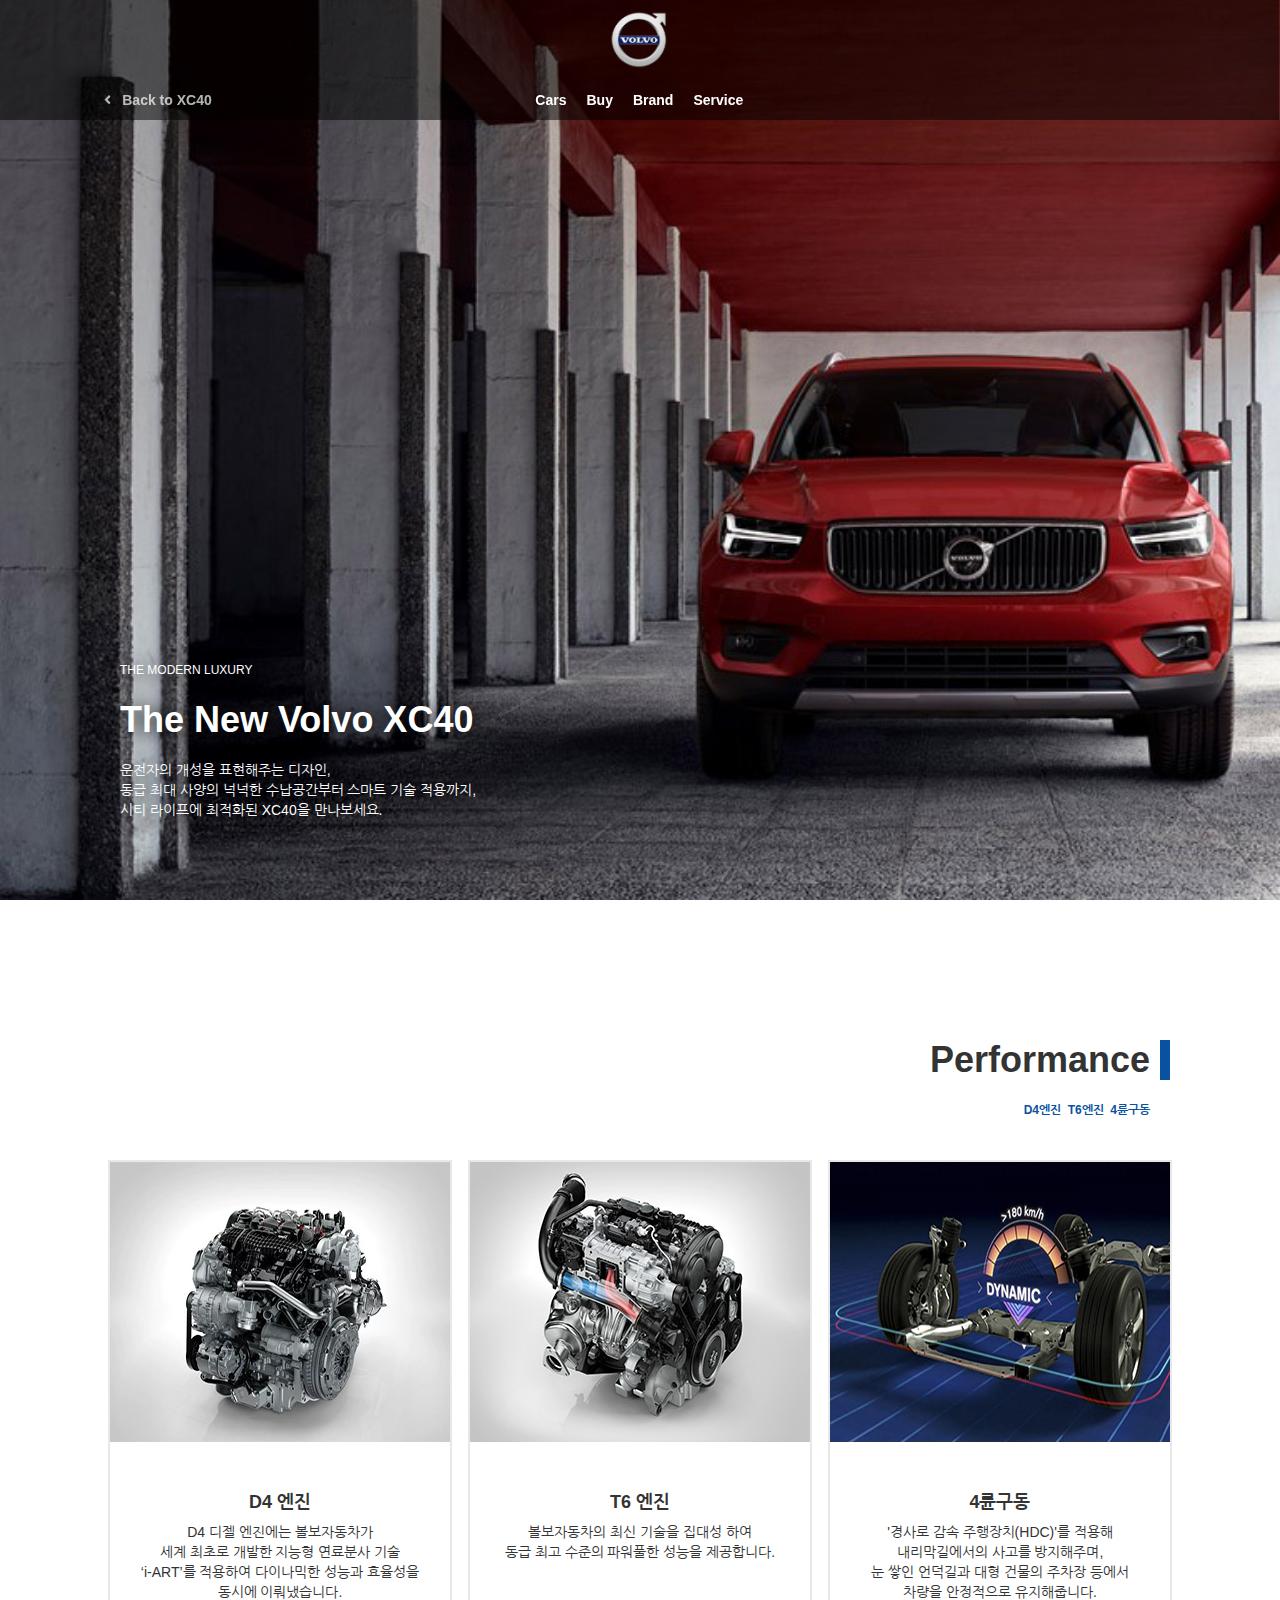
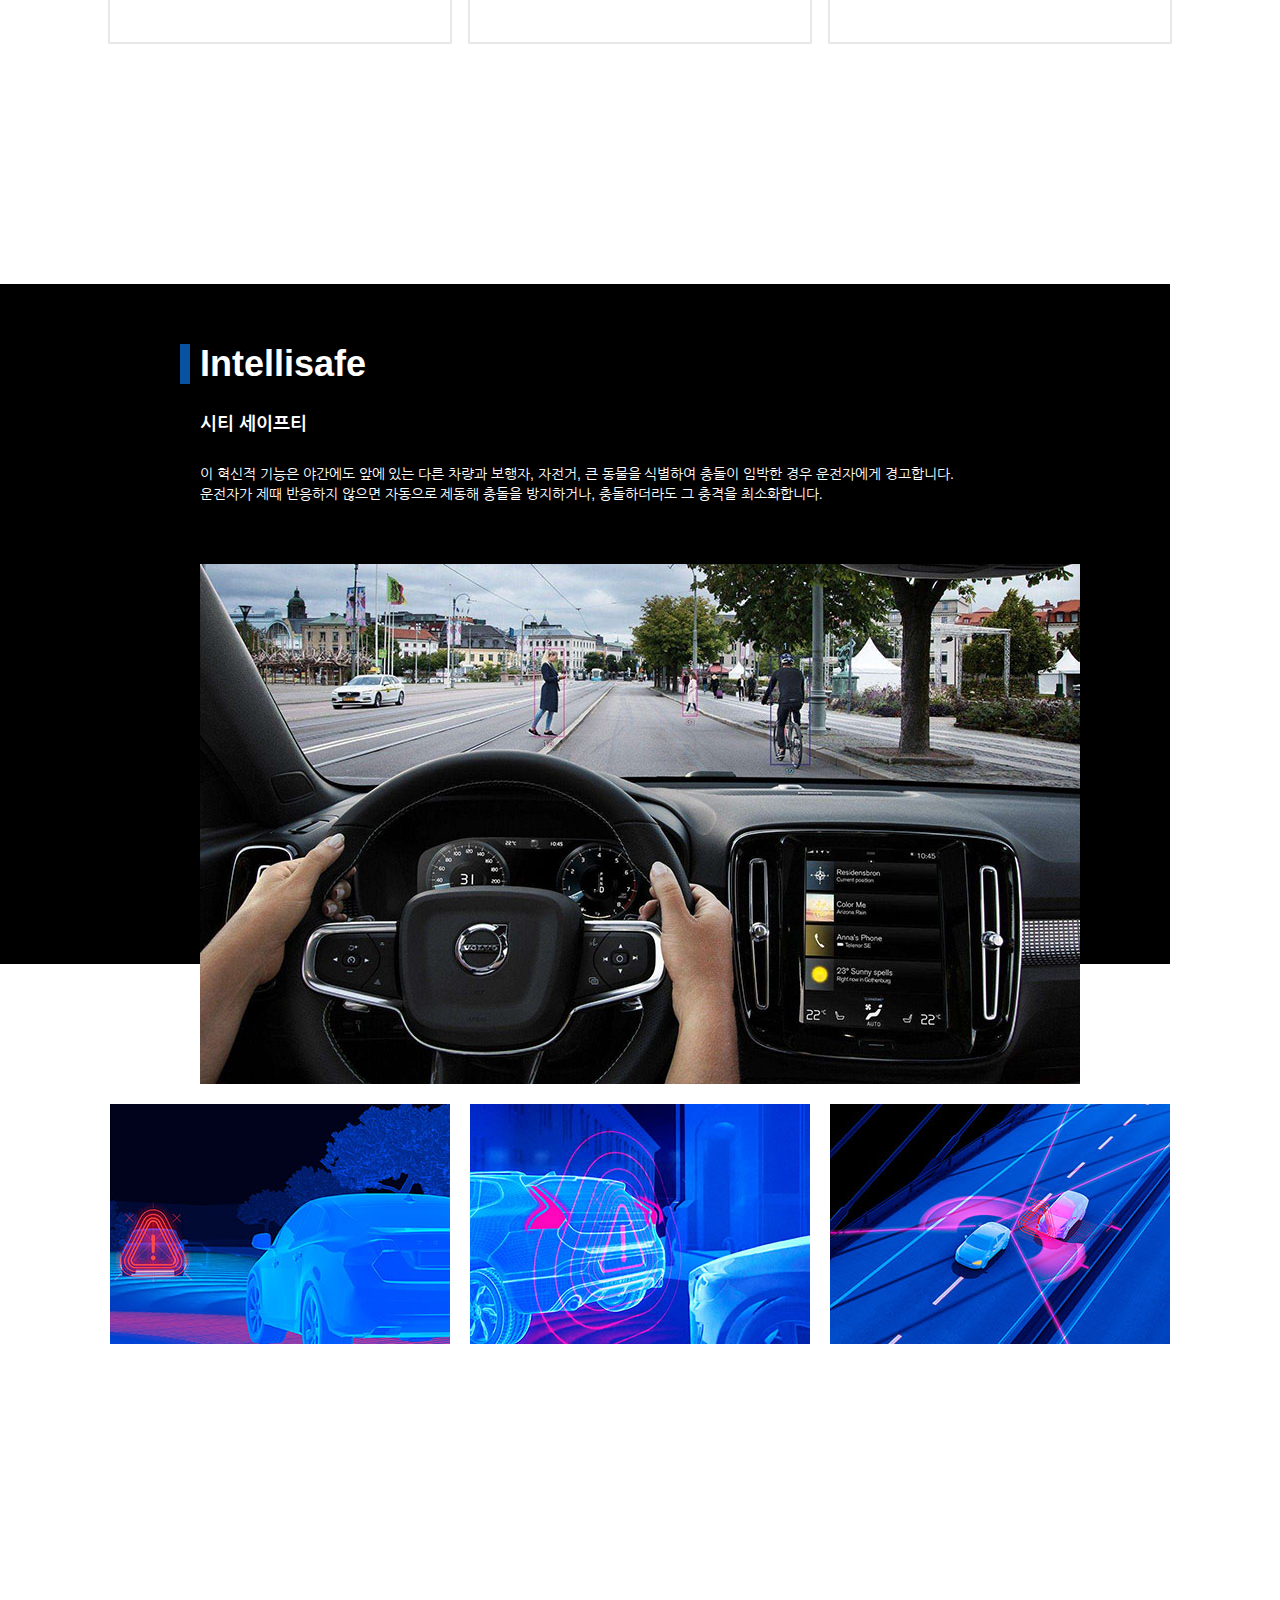
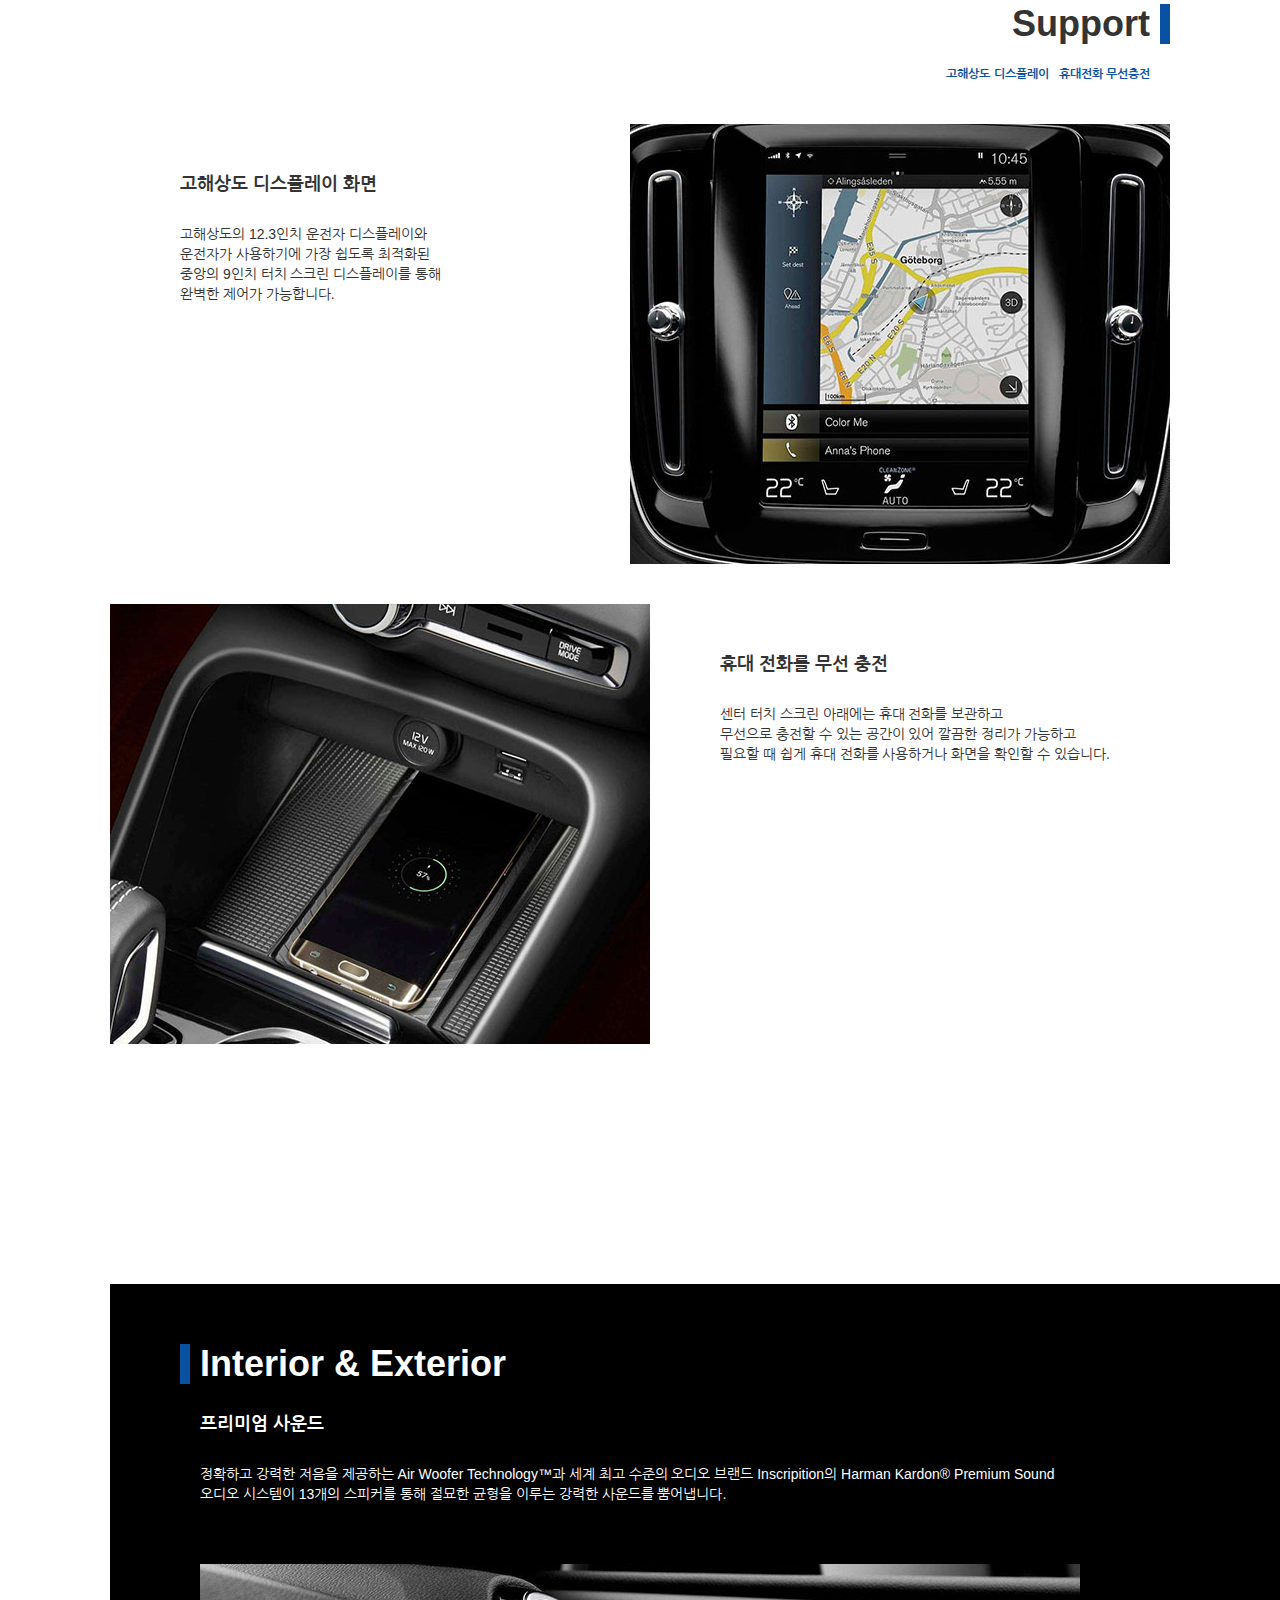
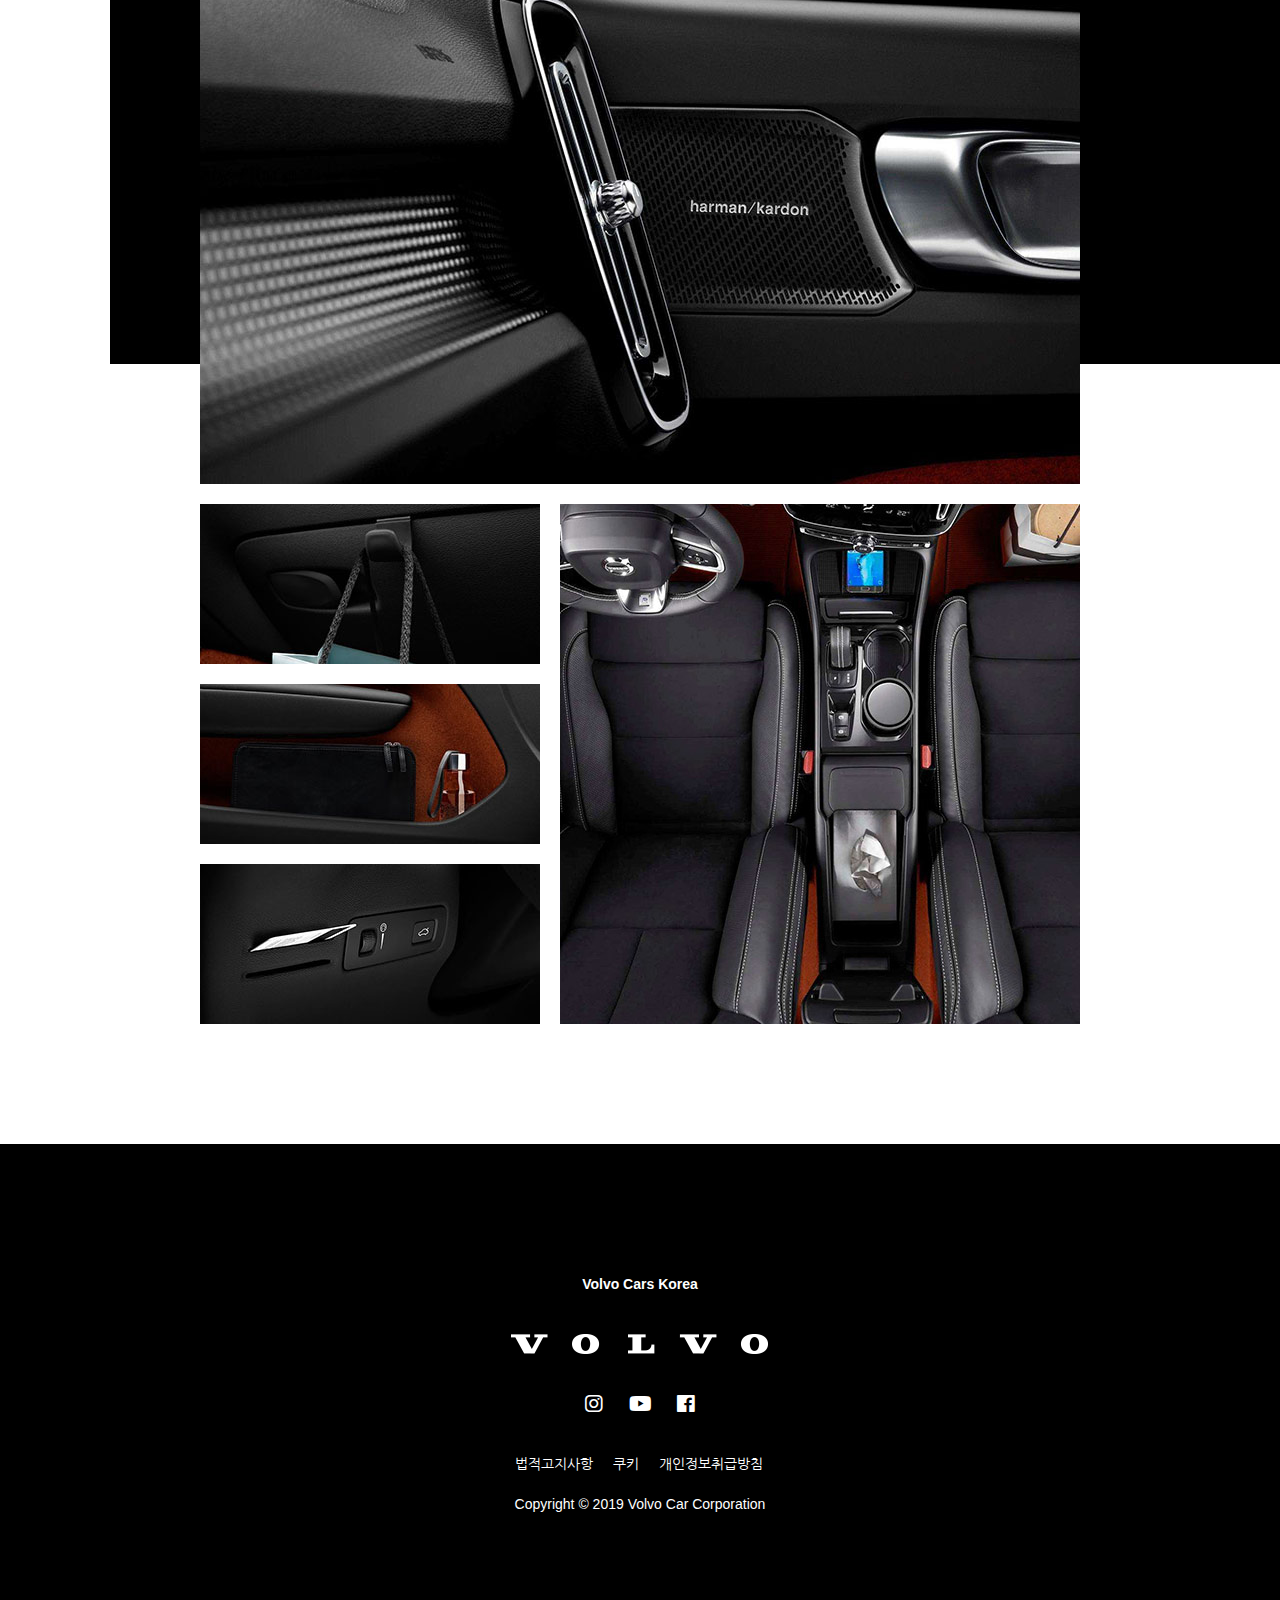
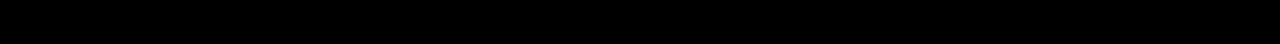
<file: sub02-01.html>
<!DOCTYPE html>
<html lang="en">

<head>
    <meta charset="UTF-8">
    <title>sub02-01_x40.html</title>
    <link rel="stylesheet" href="css/all.css">
    <link rel="stylesheet" href="css/reset.css">
    <link href="https://fonts.googleapis.com/css?family=Nanum+Gothic" rel="stylesheet">
    <link rel="stylesheet" href="css/common.css">
    <link rel="stylesheet" href="css/sub02-01_style.css">
</head>

<body>
    <!--nav-->
    <input type="radio" name="vol1" id="cars">
    <input type="radio" name="vol1" id="buy">
    <input type="radio" name="vol1" id="brand">
    <input type="radio" name="vol1" id="service">
    <input type="radio" name="vol1" id="close">
    <div class="gnbWrap">
        <nav>
            <h1><a href="index.html"></a></h1>
            <ul>
                <li><label for="cars">Cars</label></li>
                <li><label for="buy">Buy</label></li>
                <li><label for="brand">Brand</label></li>
                <li><label for="service">Service</label></li>
            </ul>
            <div><label for="close"><i class="fas fa-times"></i></label></div>
        </nav>
    </div>
    <div class="lnbWrap">
        <div class="carsWrap">
            <nav class="cars">
                <ul>
                    <li class="s60">
                        <figure><a href="sub04.html"></a></figure>
                        <h4>S60</h4>
                        <p>당신의 심장을 뛰게 할<br>디자인과 퍼포먼스</p>
                    </li>
                    <li class="s90">
                        <figure><a href="sub03.html"></a></figure>
                        <h4>S90</h4>
                        <p>럭셔리 세단의 과감한 변화<br>가장 스웨디시한 럭셔리</p>
                    </li>
                    <li class="xc40">
                        <figure><a href="sub02.html"></a></figure>
                        <h4>XC40</h4>
                        <p>운전자에게 가장 적합한<br>도시형 SUV</p>
                    </li>
                    <li class="xc60">
                        <figure><a href="sub01.html"></a></figure>
                        <h4>XC60</h4>
                        <p>우월한 존재감,<br>스웨덴의 솜씨.</p>
                    </li>
                </ul>
            </nav>
        </div>
        <div class="buyWrap">
            <nav class="buy">
                <ul>
                    <li><a href="sub05.html">Dealer</a></li>
                    <li><a href="sub06.html">Promotion</a></li>
                </ul>
            </nav>
        </div>
        <div class="brandWrap">
            <nav class="brand">
                <ul>
                    <li><a href="sub07.html">Heritage</a></li>
                    <li><a href="sub08.html">Experience</a></li>
                </ul>
            </nav>
        </div>
        <div class="serviceWrap">
            <nav class="service">
                <ul>
                    <li><a href="sub09.html">Service</a></li>
                    <li><a href="sub10.html">Tutotial</a></li>
                </ul>
            </nav>
        </div>
    </div>

       <!--nav left button-->
    <div class="pml">
        <div class="btnWrap">
            <h4><a href="sub02.html"><i class="fas fa-angle-left"></i>&nbsp;&nbsp; Back to XC40</a></h4>
        </div>
    </div>

    <!--main-->
    <main>
        <header>
            <div class="title">
                <h5>THE MODERN LUXURY</h5>
                <h2>The New Volvo XC40</h2>
                <p>
                    운전자의 개성을 표현해주는 디자인,<br>
                    동급 최대 사양의 넉넉한 수납공간부터 스마트 기술 적용까지,<br>
                    시티 라이프에 최적화된 XC40을 만나보세요.
                </p>
            </div>
        </header>
    </main>

    <!--content pe-->
    <div class="content pe">
        <header>
            <div class="title">
                <div class="bar"></div>
                <h2>Performance</h2>
                <h5>D4엔진 &nbsp;T6엔진 &nbsp;4륜구동</h5>
            </div>
        </header>
        <section>
            <article>
                <figure class="pe01"></figure>
                <h3>D4 엔진</h3>
                <p>
                    D4 디젤 엔진에는 볼보자동차가<br>
                    세계 최초로 개발한 지능형 연료분사 기술<br>
                    ‘i-ART’를 적용하여 다이나믹한 성능과 효율성을<br>
                    동시에 이뤄냈습니다.
                </p>
            </article>
            <article>
                <figure class="pe02"></figure>
                <h3>T6 엔진</h3>
                <p>
                    볼보자동차의 최신 기술을 집대성 하여<br>
                    동급 최고 수준의 파워풀한 성능을 제공합니다.
                </p>
            </article>
            <article>
                <figure class="pe03"></figure>
                <h3>4륜구동</h3>
                <p>
                    '경사로 감속 주행장치(HDC)'를 적용해<br>
                    내리막길에서의 사고를 방지해주며,<br>
                    눈 쌓인 언덕길과 대형 건물의 주차장 등에서<br>
                    차량을 안정적으로 유지해줍니다.
                </p>
            </article>
        </section>
    </div>

    <!--content in-->
    <div class="content in">
        <header>
            <div class="wrap">
                <div class="bar"></div>
                <h2>Intellisafe</h2>
                <h3>시티 세이프티</h3>
                <p>
                    이 혁신적 기능은 야간에도 앞에 있는 다른 차량과 보행자, 자전거, 큰 동물을 식별하여 충돌이 임박한 경우 운전자에게 경고합니다.<br>
                    운전자가 제때 반응하지 않으면 자동으로 제동해 충돌을 방지하거나, 충돌하더라도 그 충격을 최소화합니다.
                </p>
            </div>
        </header>
        <section>
            <article class="img"></article>
            <article>
                <div class="segment">
                    <figure class="in02"></figure>
                    <div class="textWrap">
                        <h3>교차로 제동</h3>
                    </div>
                </div>
                <div class="segment">
                    <figure class="in03"></figure>
                    <div class="textWrap">
                        <h3>후방 추돌 경고</h3>
                    </div>
                </div>
                <div class="segment">
                    <figure class="in04"></figure>
                    <div class="textWrap">
                        <h3>사각지대 정보</h3>
                    </div>
                </div>
            </article>
        </section>
    </div>

    <!--content su-->
    <div class="content su">
        <header>
            <div class="title">
                <div class="bar"></div>
                <h2>Support</h2>
                <h5>고해상도 디스플레이&nbsp; &nbsp;휴대전화 무선충전</h5>
            </div>
        </header>
        <section>
            <article class="fr">
                <header>
                    <h3>고해상도 디스플레이 화면</h3>
                    <p>
                        고해상도의 12.3인치 운전자 디스플레이와<br>
                        운전자가 사용하기에 가장 쉽도록 최적화된<br>
                        중앙의 9인치 터치 스크린 디스플레이를 통해<br>
                        완벽한 제어가 가능합니다.
                    </p>
                </header>
                <figure class="img01"></figure>
            </article>
            <article class="fl">
                <figure class="img02"></figure>
                <header>
                    <h3>휴대 전화를 무선 충전</h3>
                    <p>
                        센터 터치 스크린 아래에는 휴대 전화를 보관하고<br>
                        무선으로 충전할 수 있는 공간이 있어 깔끔한 정리가 가능하고<br>
                        필요할 때 쉽게 휴대 전화를 사용하거나 화면을 확인할 수 있습니다.
                    </p>
                </header>
            </article>
        </section>
    </div>

    <!--content ex-->
    <div class="content ex">
        <header>
            <div class="beWrap">
                <div class="wrap">
                    <div class="bar"></div>
                    <h2>Interior &amp; Exterior</h2>
                    <h3>프리미엄 사운드</h3>
                    <p>
                        정확하고 강력한 저음을 제공하는 Air Woofer Technology™과 
                        세계 최고 수준의 오디오 브랜드 Inscripition의 Harman Kardon® Premium Sound<br>오디오 시스템이 13개의 스피커를 통해 절묘한 균형을 이루는 강력한 사운드를 뿜어냅니다.
                    </p>
                </div>
            </div>
        </header>
        <section>
            <article class="img"></article>
            <article class="fl">
                <div class="segment">
                    <figure class="ex02"></figure>
                    <div class="textWrap">
                        <h3>대형 도어 포켓</h3>
                    </div>
                </div>
                <div class="segment">
                    <figure class="ex03"></figure>
                    <div class="textWrap">
                        <h3>카드 홀더</h3>
                    </div>
                </div>
                <div class="segment">
                    <figure class="ex04"></figure>
                    <div class="textWrap">
                        <h3>가방 걸이</h3>
                    </div>
                </div>
            </article>
            <article class="fr">
               <div class="segment">
                <figure class="ex05"></figure>
                <div class="textWrap">
                    <h3>Clever Storage</h3>
                </div>
                </div>
            </article>
        </section>
    </div>



    <!--footer-->
    <div class="ftrWrap">
        <footer>
            <h4>Volvo Cars Korea</h4>
            <h1><a href="#"><img src="img/common/volvoT.png" alt=""></a></h1>
            <div class="icon"><a href="https://www.instagram.com/volvocarkorea/" target="_blank"><i class="fab fa-instagram"></i></a> <a href="https://www.youtube.com/channel/UCyZk3V2z0Xa2mSXwYIOrciw" target="_blank"><i class="fab fa-youtube"></i></a> <a href="https://www.facebook.com/VolvoCarKorea/" target="_blank"><i class="fab fa-facebook"></i></a></div>
            <ul>
                <li><a href="https://www.volvocars.com/kr/footer/legal" target="_blank">법적고지사항</a></li>
                <li><a href="https://www.volvocars.com/kr/footer/cookies" target="_blank">쿠키</a></li>
                <li><a href="https://www.volvocars.com/kr/footer/privacy" target="_blank">개인정보취급방침</a></li>
            </ul>
            <p>Copyright © 2019 Volvo Car Corporation</p>
        </footer>
    </div>
</body>

</html>
</file>
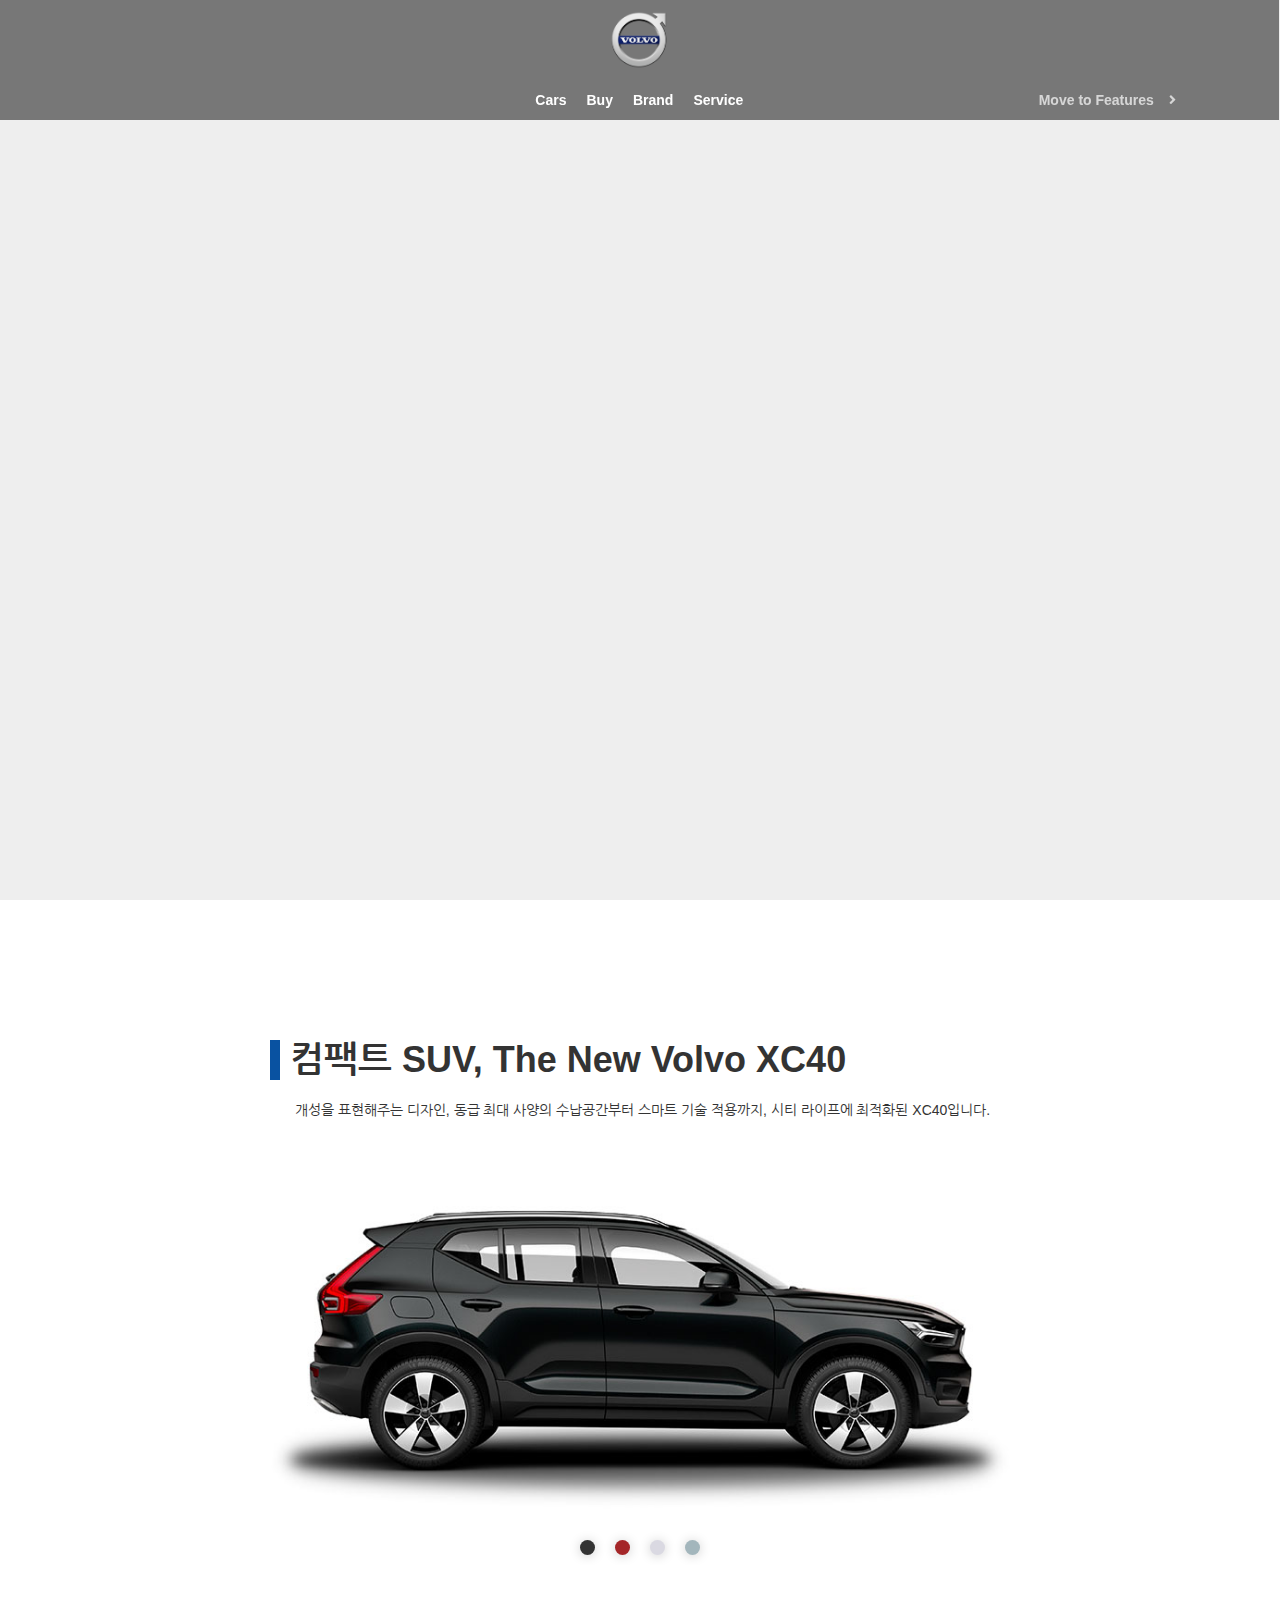
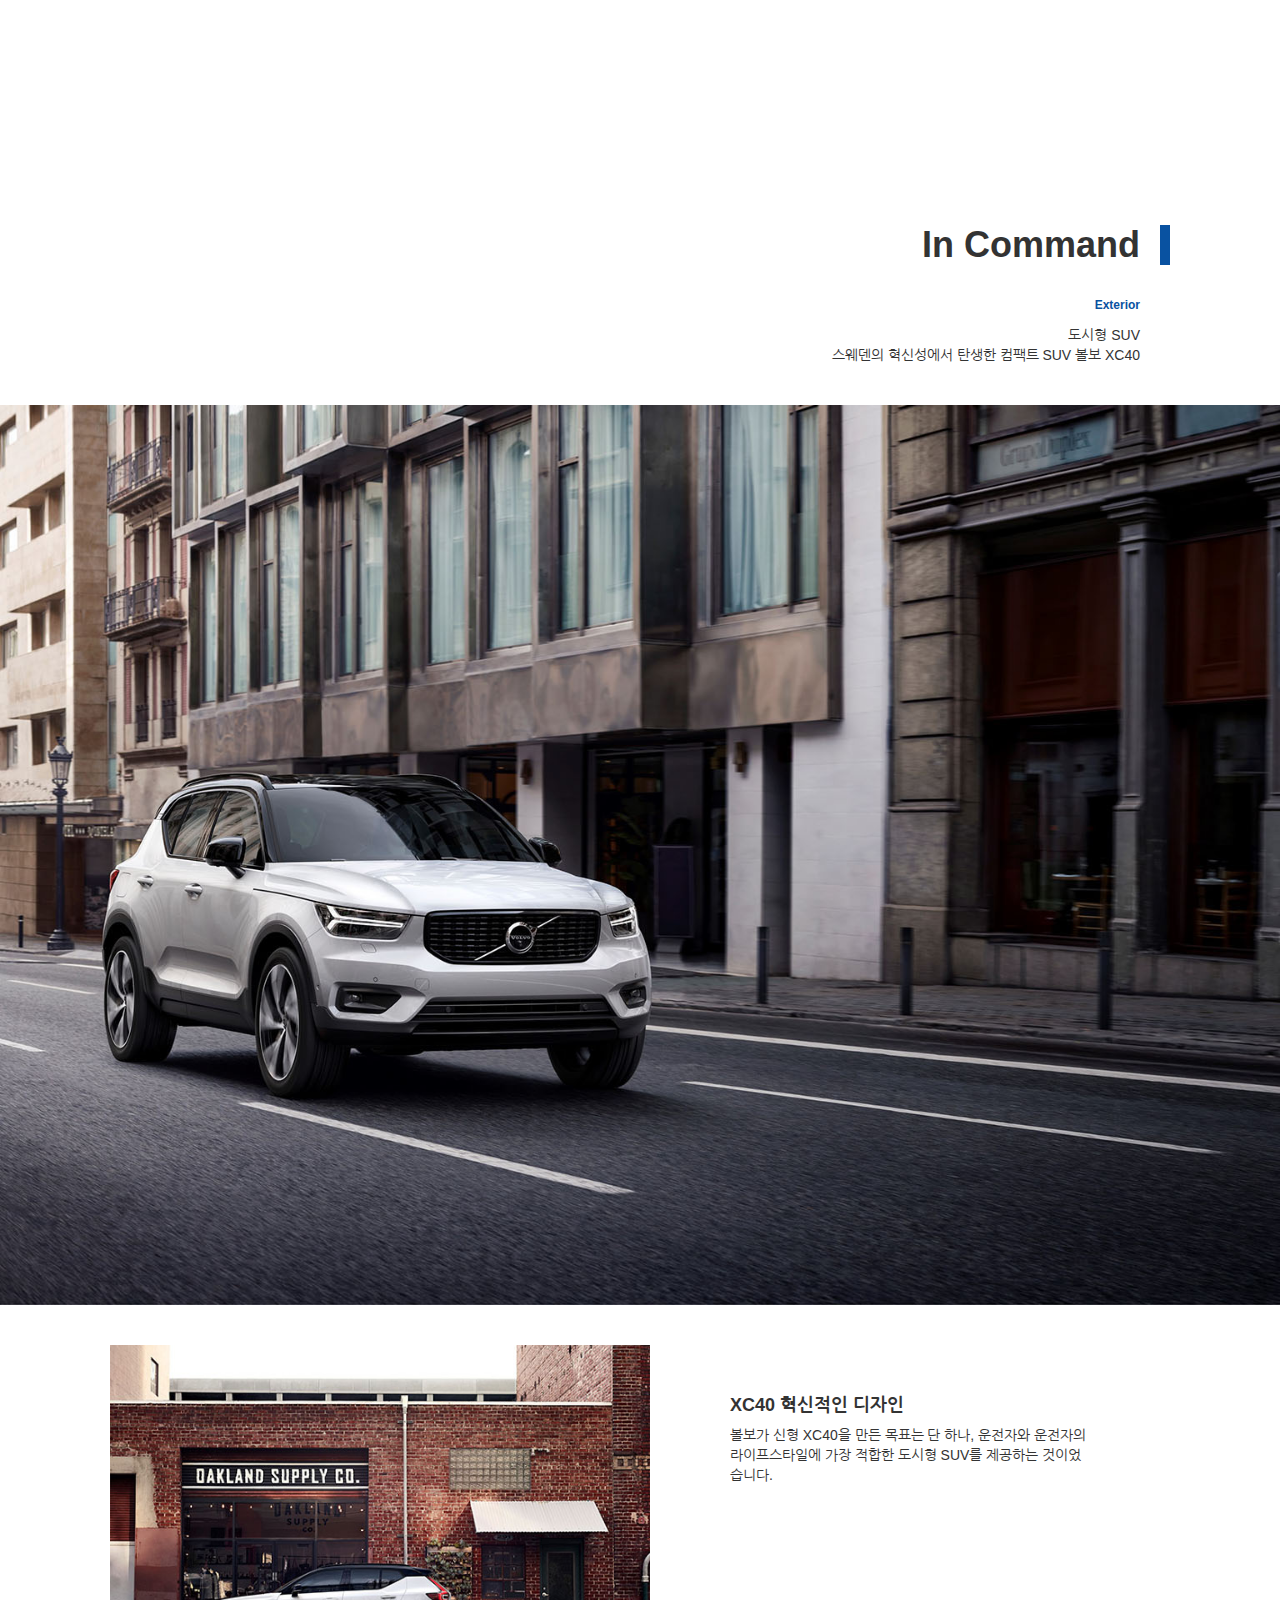
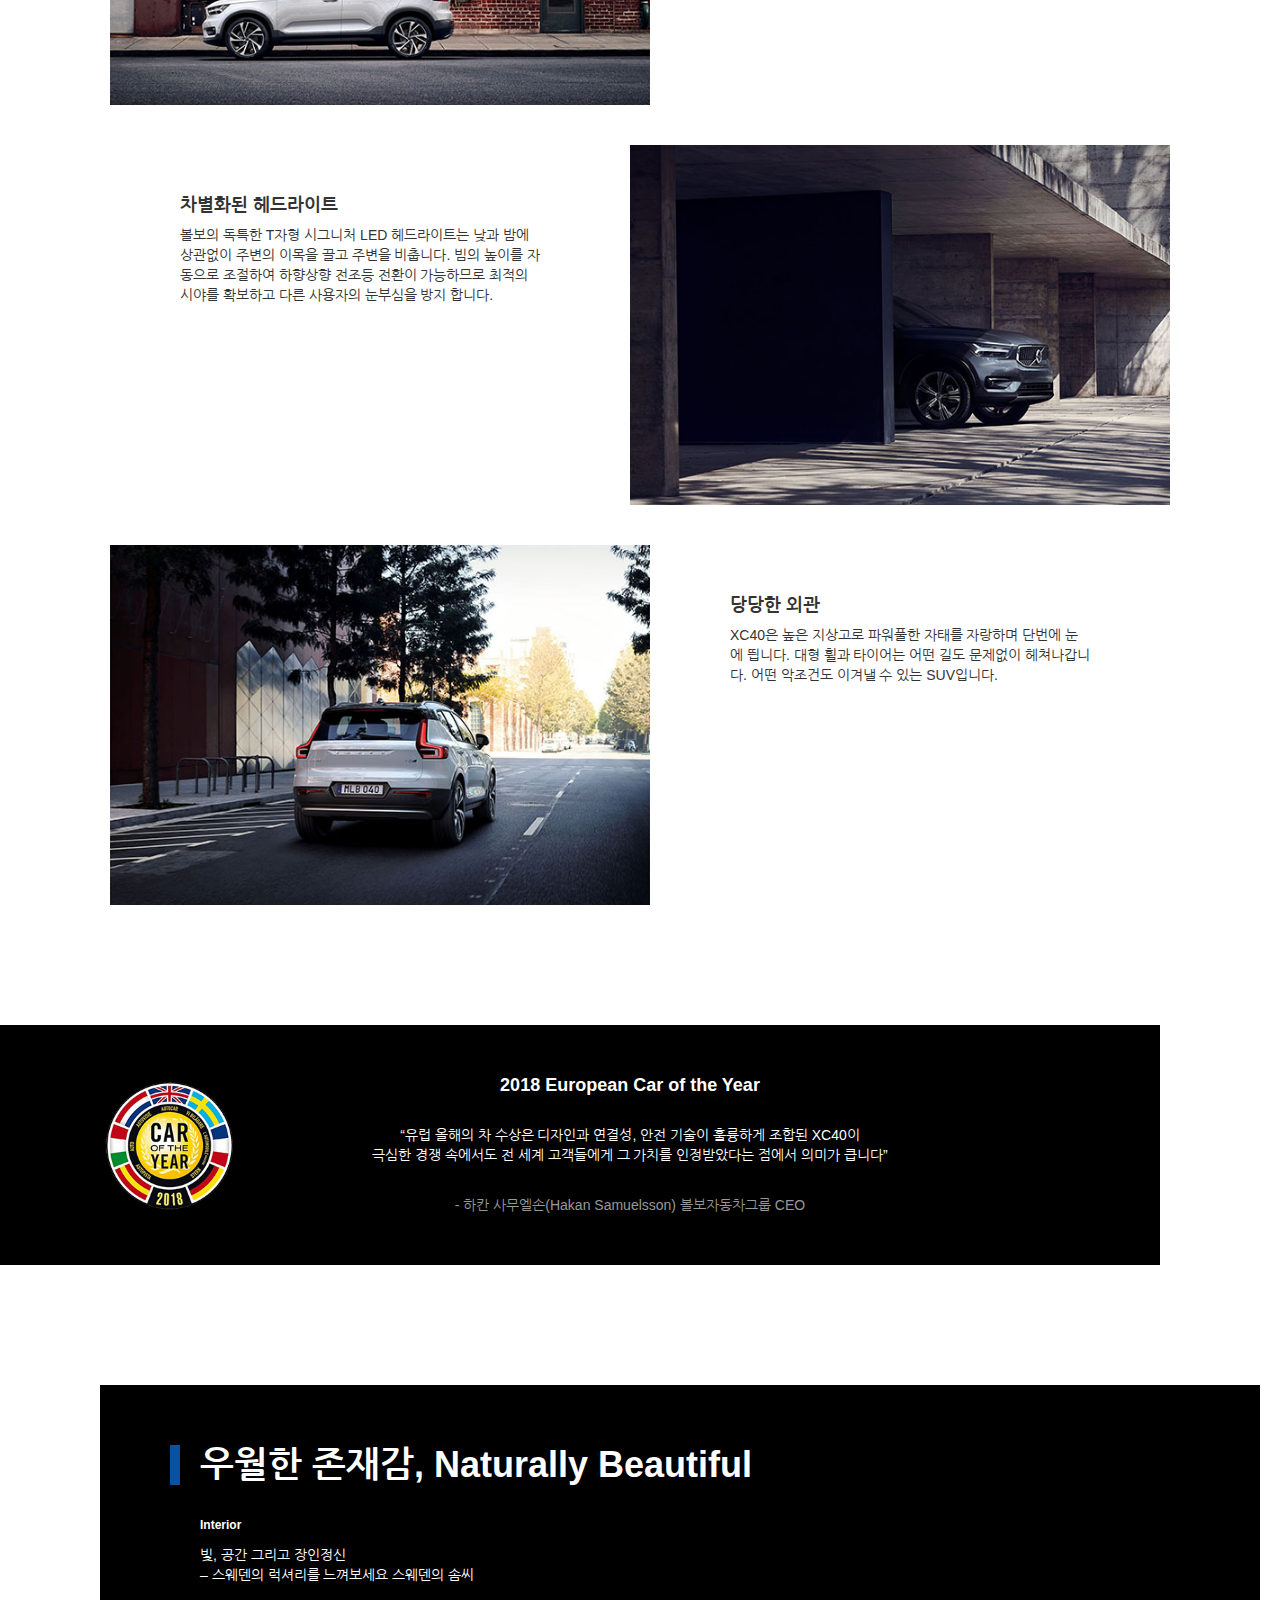
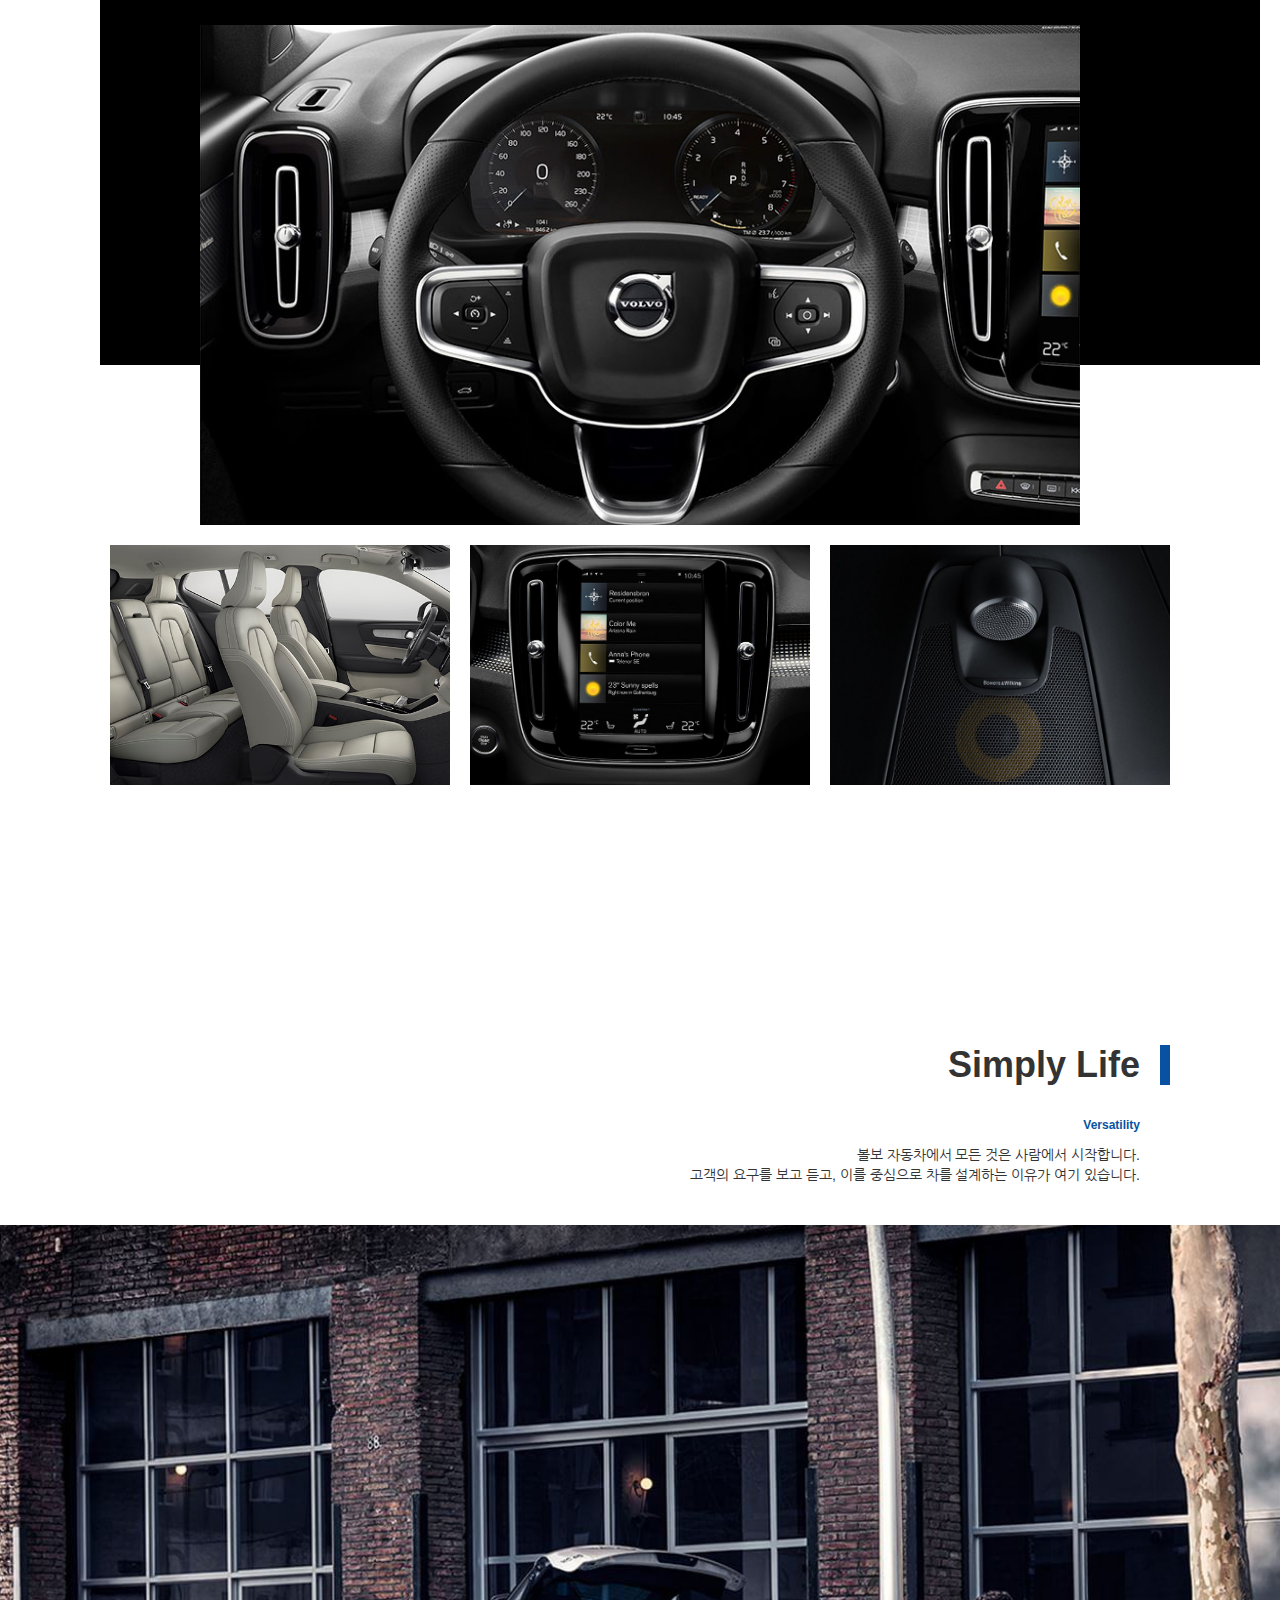
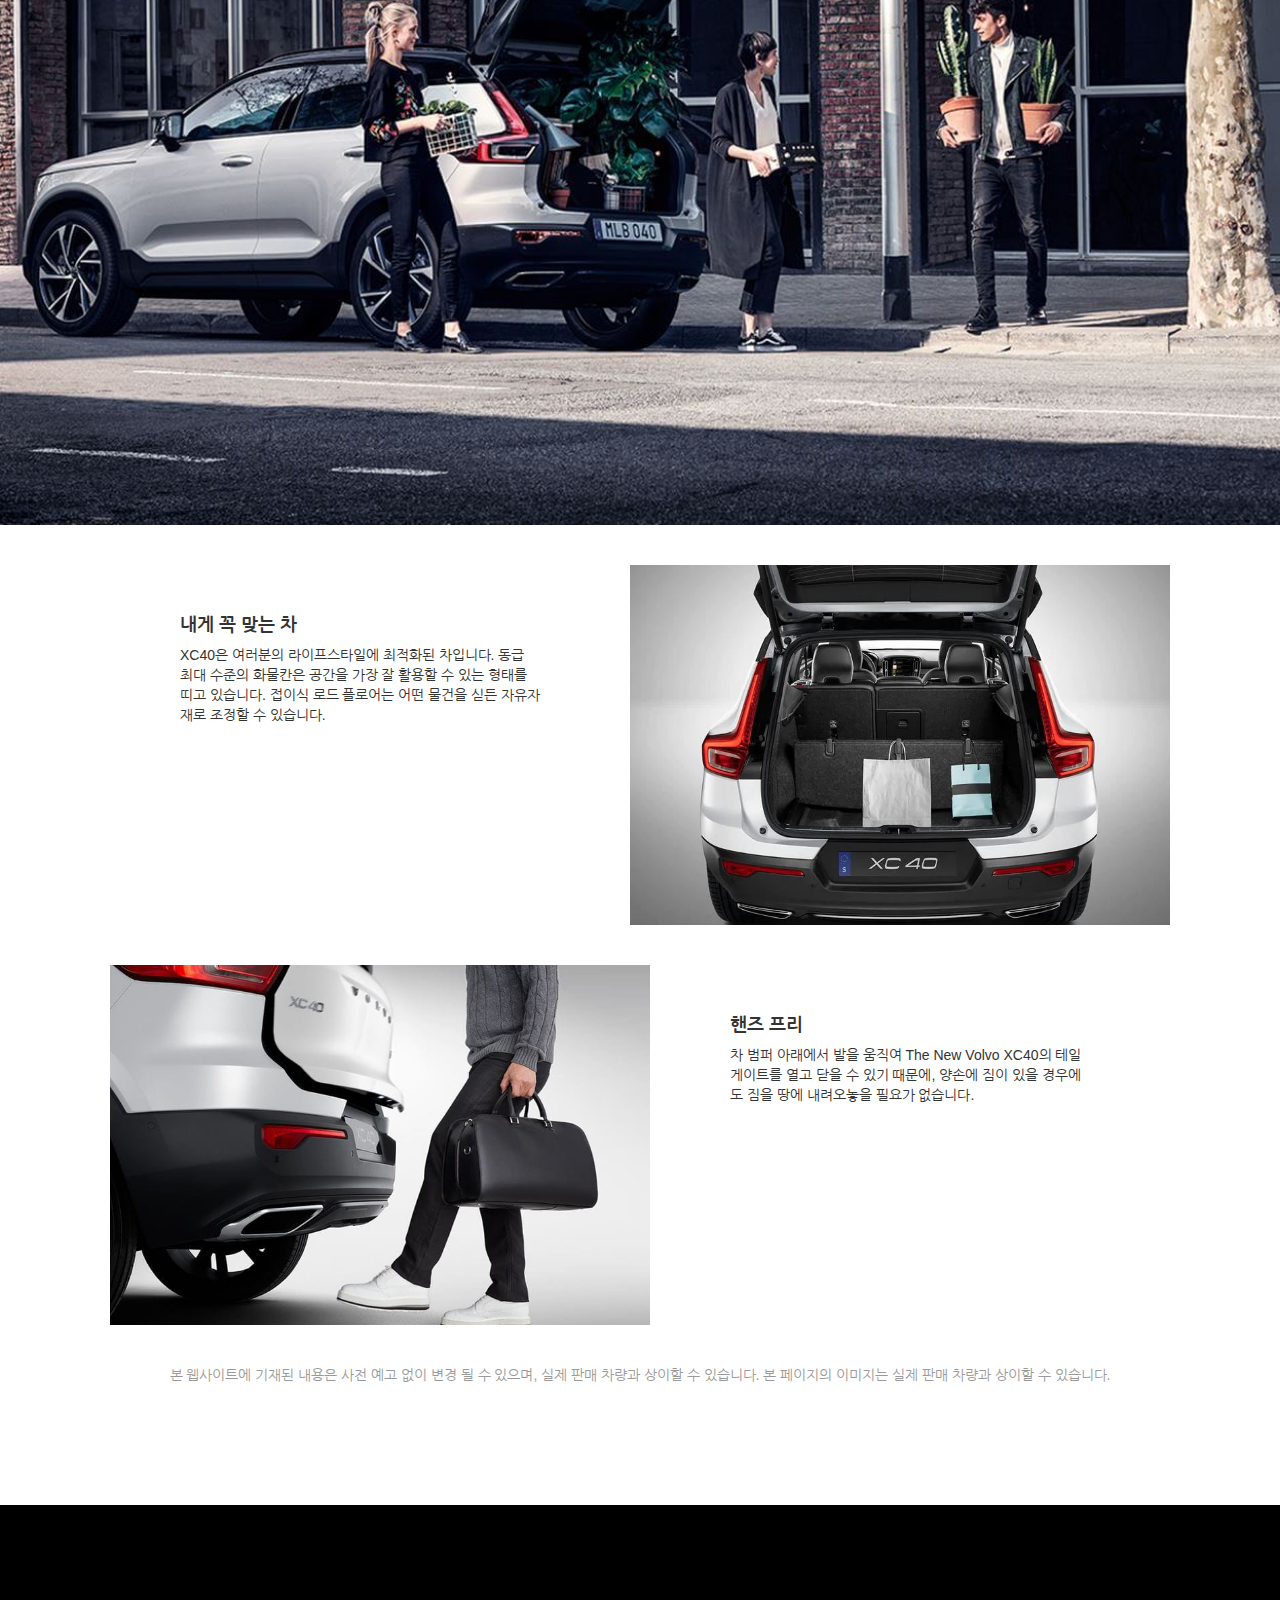
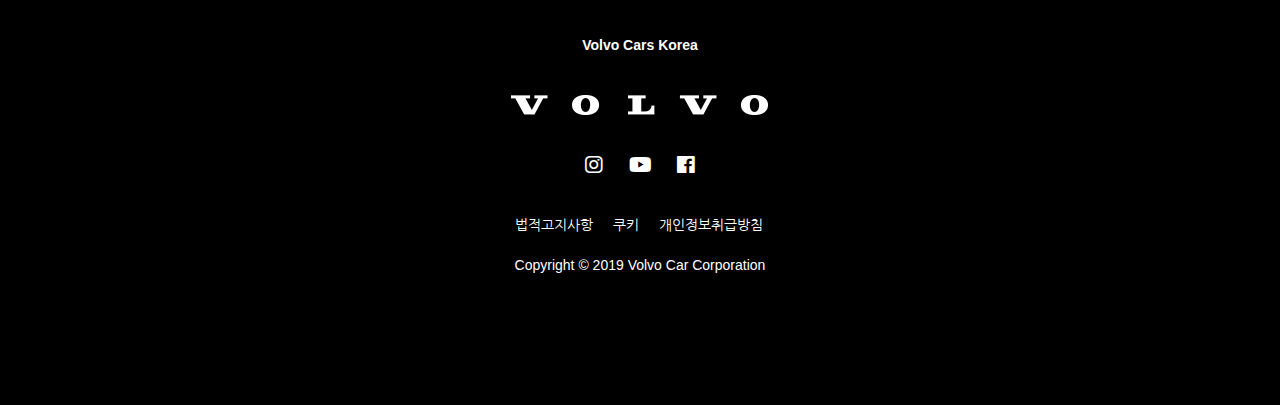
<file: sub02.html>
<!DOCTYPE html>
<html lang="ko">

<head>
    <meta charset="UTF-8">
    <title>XC40</title>
    <link rel="stylesheet" href="css/all.css">
    <link rel="stylesheet" href="css/reset.css">
    <link href="https://fonts.googleapis.com/css?family=Nanum+Gothic" rel="stylesheet">
    <link rel="stylesheet" href="css/common.css">
    <link rel="stylesheet" href="css/sub02_style.css">
    <link rel="icon" href="img/common/Volvo_logo_icon.png">
</head>

<body>
    <!--nav-->
    <input type="radio" name="vol1" id="cars">
    <input type="radio" name="vol1" id="buy">
    <input type="radio" name="vol1" id="brand">
    <input type="radio" name="vol1" id="service">
    <input type="radio" name="vol1" id="close">
    <div class="gnbWrap">
        <nav>
            <h1><a href="index.html"></a></h1>
            <ul>
                <li><label for="cars">Cars</label></li>
                <li><label for="buy">Buy</label></li>
                <li><label for="brand">Brand</label></li>
                <li><label for="service">Service</label></li>
            </ul>
            <div><label for="close"><i class="fas fa-times"></i></label></div>
        </nav>
    </div>
    <div class="lnbWrap">
        <div class="carsWrap">
            <nav class="cars">
                <ul>
                    <li class="s60">
                        <figure><a href="sub04.html"></a></figure>
                        <h4>S60</h4>
                        <p>당신의 심장을 뛰게 할<br>디자인과 퍼포먼스</p>
                    </li>
                    <li class="s90">
                        <figure><a href="sub03.html"></a></figure>
                        <h4>S90</h4>
                        <p>럭셔리 세단의 과감한 변화<br>가장 스웨디시한 럭셔리</p>
                    </li>
                    <li class="xc40">
                        <figure><a href="sub02.html"></a></figure>
                        <h4>XC40</h4>
                        <p>운전자에게 가장 적합한<br>도시형 SUV</p>
                    </li>
                    <li class="xc60">
                        <figure><a href="sub01.html"></a></figure>
                        <h4>XC60</h4>
                        <p>우월한 존재감,<br>스웨덴의 솜씨.</p>
                    </li>
                </ul>
            </nav>
        </div>
        <div class="buyWrap">
            <nav class="buy">
                <ul>
                    <li><a href="sub05.html">Dealer</a></li>
                    <li><a href="sub06.html">Promotion</a></li>
                </ul>
            </nav>
        </div>
        <div class="brandWrap">
            <nav class="brand">
                <ul>
                    <li><a href="sub07.html">Heritage</a></li>
                    <li><a href="sub08.html">Experience</a></li>
                </ul>
            </nav>
        </div>
        <div class="serviceWrap">
            <nav class="service">
                <ul>
                    <li><a href="sub09.html">Service</a></li>
                    <li><a href="sub10.html">Tutotial</a></li>
                </ul>
            </nav>
        </div>
    </div>

    <div class="pmr">
        <div class="btnWrap">
            <h4><a href="sub02-01.html">Move to Features &nbsp;&nbsp; <i class="fas fa-angle-right"></i></a></h4>
        </div>
    </div>



    <main>
        <iframe width="1280" height="720" src="https://www.youtube.com/embed/60yXfcN_2O8" frameborder="0" allow="accelerometer; autoplay="0"; encrypted-media; gyroscope; picture-in-picture" allowfullscreen></iframe>
    </main>



    <!--section 01-->
    <div class="content c1">
        <header>
            <div class="bar"></div>
            <h2>컴팩트 SUV, The New Volvo XC40</h2>
            <p>
                개성을 표현해주는 디자인, 동급 최대 사양의 수납공간부터 스마트 기술 적용까지, 시티 라이프에 최적화된 XC40입니다.
            </p>
        </header>
        <section class="carWrap">
            <input type="radio" name="slider" id="car1">
            <input type="radio" name="slider" id="car2">
            <input type="radio" name="slider" id="car3">
            <input type="radio" name="slider" id="car4">
            <ul class="imgGroup">
                <li class="ca1"></li>
                <li class="ca2"></li>
                <li class="ca3"></li>
                <li class="ca4"></li>
            </ul>
            <ul class="btnGroup">
                <li><label for="car1"></label></li>
                <li><label for="car2"></label></li>
                <li><label for="car3"></label></li>
                <li><label for="car4"></label></li>
            </ul>
        </section>
    </div>


    <!--section 02-->
    <div class="content c2">
        <header class="right">
            <div class="bar"></div>
            <h2>In Command</h2>
            <h5>Exterior</h5>
            <p>
                도시형 SUV<br>
                스웨덴의 혁신성에서 탄생한 컴팩트 SUV 볼보 XC40
            </p>
        </header>
        <section>
            <figure class="img1"></figure>
            <article class="wrap">
                <article class="fl">
                    <figure class="img2"></figure>
                    <header>
                        <h3>XC40 혁신적인 디자인</h3>
                        <p>
                            볼보가 신형 XC40을 만든 목표는 단 하나, 운전자와 운전자의 라이프스타일에 가장 적합한 도시형 SUV를 제공하는 것이었습니다.
                        </p>
                    </header>
                </article>
                <article class="fr">
                    <header>
                        <h3>차별화된 헤드라이트</h3>
                        <p>
                            볼보의 독특한 T자형 시그니처 LED 헤드라이트는 낮과 밤에 상관없이 주변의 이목을 끌고 주변을 비춥니다. 빔의 높이를 자동으로 조절하여 하향상향 전조등 전환이 가능하므로 최적의 시야를 확보하고 다른 사용자의 눈부심을 방지 합니다.
                        </p>
                    </header>
                    <figure class="img3"></figure>
                </article>

                <article class="fl">
                    <figure class="img4"></figure>
                    <header>
                        <h3>당당한 외관</h3>
                        <p>
                            XC40은 높은 지상고로 파워풀한 자태를 자랑하며 단번에 눈에 띕니다. 대형 휠과 타이어는 어떤 길도 문제없이 헤쳐나갑니다. 어떤 악조건도 이겨낼 수 있는 SUV입니다.
                        </p>
                    </header>
                </article>
            </article>
        </section>
    </div>

    <div class="bannerWrap">
        <div class="banner">
            <figure class="img5"></figure>
            <div class="title">
                <h3>2018 European Car of the Year</h3>
                <p>
                    “유럽 올해의 차 수상은 디자인과 연결성, 안전 기술이 훌륭하게 조합된 XC40이<br>
                    극심한 경쟁 속에서도 전 세계 고객들에게 그 가치를 인정받았다는 점에서 의미가 큽니다”
                </p>
                <h4>
                    - 하칸 사무엘손(Hakan Samuelsson) 볼보자동차그룹 CEO
                </h4>
            </div>
        </div>
    </div>



    <div class="content c3">
        <header>
            <div class="bar"></div>
            <h2>우월한 존재감, Naturally Beautiful</h2>
            <h5>Interior</h5>
            <p>
                빛, 공간 그리고 장인정신<br>
                – 스웨덴의 럭셔리를 느껴보세요 스웨덴의 솜씨
            </p>
        </header>
        <figure class="img6"></figure>
        <div class="imgWrap">
            <div class="over">
                <figure class="img6-1"></figure>
                <div class="textWrap">
                    <h3>Crafted with Care</h3>
                    <p>
                        자연으로부터 온 럭셔리한 소재로 만들어진
                        The New Volvo XC40은 현대 스칸디나비안
                        디자인의 최고라 할 수 있습니다.
                    </p>
                </div>
            </div>
            <div class="over">
                <figure class="img6-2"></figure>
                <div class="textWrap">
                    <h3>Technology with a Human Touch</h3>
                    <p>
                        터치 스크린의 중앙 디스플레이는
                        직관적이고 자연스럽게 사용할 수 있도록
                        디자인 되었으며 네비게이션과 엔터테인먼트 또한 터치 한번 혹은 음성인식으로
                        모두 조작 가능합니다.
                    </p>
                </div>
            </div>
            <div class="over">
                <figure class="img6-3"></figure>
                <div class="textWrap">
                    <h3>Made for Music</h3>
                    <p>
                        바워스 앤 윌킨스(Bowers &amp; Wilkins) 오디오로 음악가가 의도한대로 음악을 즐길 수 있습니다. 맑고 깨끗한 소리로 음악에 푹 빠져드는
                        경험을 만끽해보십시오
                    </p>
                </div>
            </div>
        </div>
    </div>

    <div class="content c4">
        <header class="right">
            <div class="bar"></div>
            <h2>Simply Life</h2>
            <h5>Versatility</h5>
            <p>
                볼보 자동차에서 모든 것은 사람에서 시작합니다.<br>
                고객의 요구를 보고 듣고, 이를 중심으로 차를 설계하는 이유가 여기 있습니다.
            </p>
        </header>
        <section>
            <figure class="img7"></figure>
            <article class="wrap">
                <article class="fr">
                    <header>
                        <h3>내게 꼭 맞는 차</h3>
                        <p>
                            XC40은 여러분의 라이프스타일에 최적화된 차입니다.
                            동급 최대 수준의 화물칸은 공간을 가장 잘 활용할 수 있는
                            형태를 띠고 있습니다. 접이식 로드 플로어는 어떤 물건을
                            싣든 자유자재로 조정할 수 있습니다.
                        </p>
                    </header>
                    <figure class="img8"></figure>
                </article>

                <article class="fl">
                    <figure class="img9"></figure>
                    <header>
                        <h3>핸즈 프리</h3>
                        <p>
                            차 범퍼 아래에서 발을 움직여 The New Volvo XC40의
                            테일게이트를 열고 닫을 수 있기 때문에, 양손에 짐이
                            있을 경우에도 짐을 땅에 내려오놓을 필요가 없습니다.
                        </p>
                    </header>
                </article>
            </article>
            <div class="finally">
                <p>
                    본 웹사이트에 기재된 내용은 사전 예고 없이 변경 될 수 있으며, 실제 판매 차량과 상이할 수 있습니다. 본 페이지의 이미지는 실제 판매 차량과 상이할 수 있습니다.
                </p>
            </div>
        </section>
    </div>




    <!--footer-->
    <div class="ftrWrap">
        <footer>
            <h4>Volvo Cars Korea</h4>
            <h1><a href="#"><img src="img/common/volvoT.png" alt=""></a></h1>
            <div class="icon"><a href="https://www.instagram.com/volvocarkorea/" target="_blank"><i class="fab fa-instagram"></i></a> <a href="https://www.youtube.com/channel/UCyZk3V2z0Xa2mSXwYIOrciw" target="_blank"><i class="fab fa-youtube"></i></a>
                <a href="https://www.facebook.com/VolvoCarKorea/" target="_blank"><i class="fab fa-facebook"></i></a></div>
            <ul>
                <li><a href="https://www.volvocars.com/kr/footer/legal" target="_blank">법적고지사항</a></li>
                <li><a href="https://www.volvocars.com/kr/footer/cookies" target="_blank">쿠키</a></li>
                <li><a href="https://www.volvocars.com/kr/footer/privacy" target="_blank">개인정보취급방침</a></li>
            </ul>
            <p>Copyright © 2019 Volvo Car Corporation</p>
        </footer>
    </div>
</body>

</html>
</file>
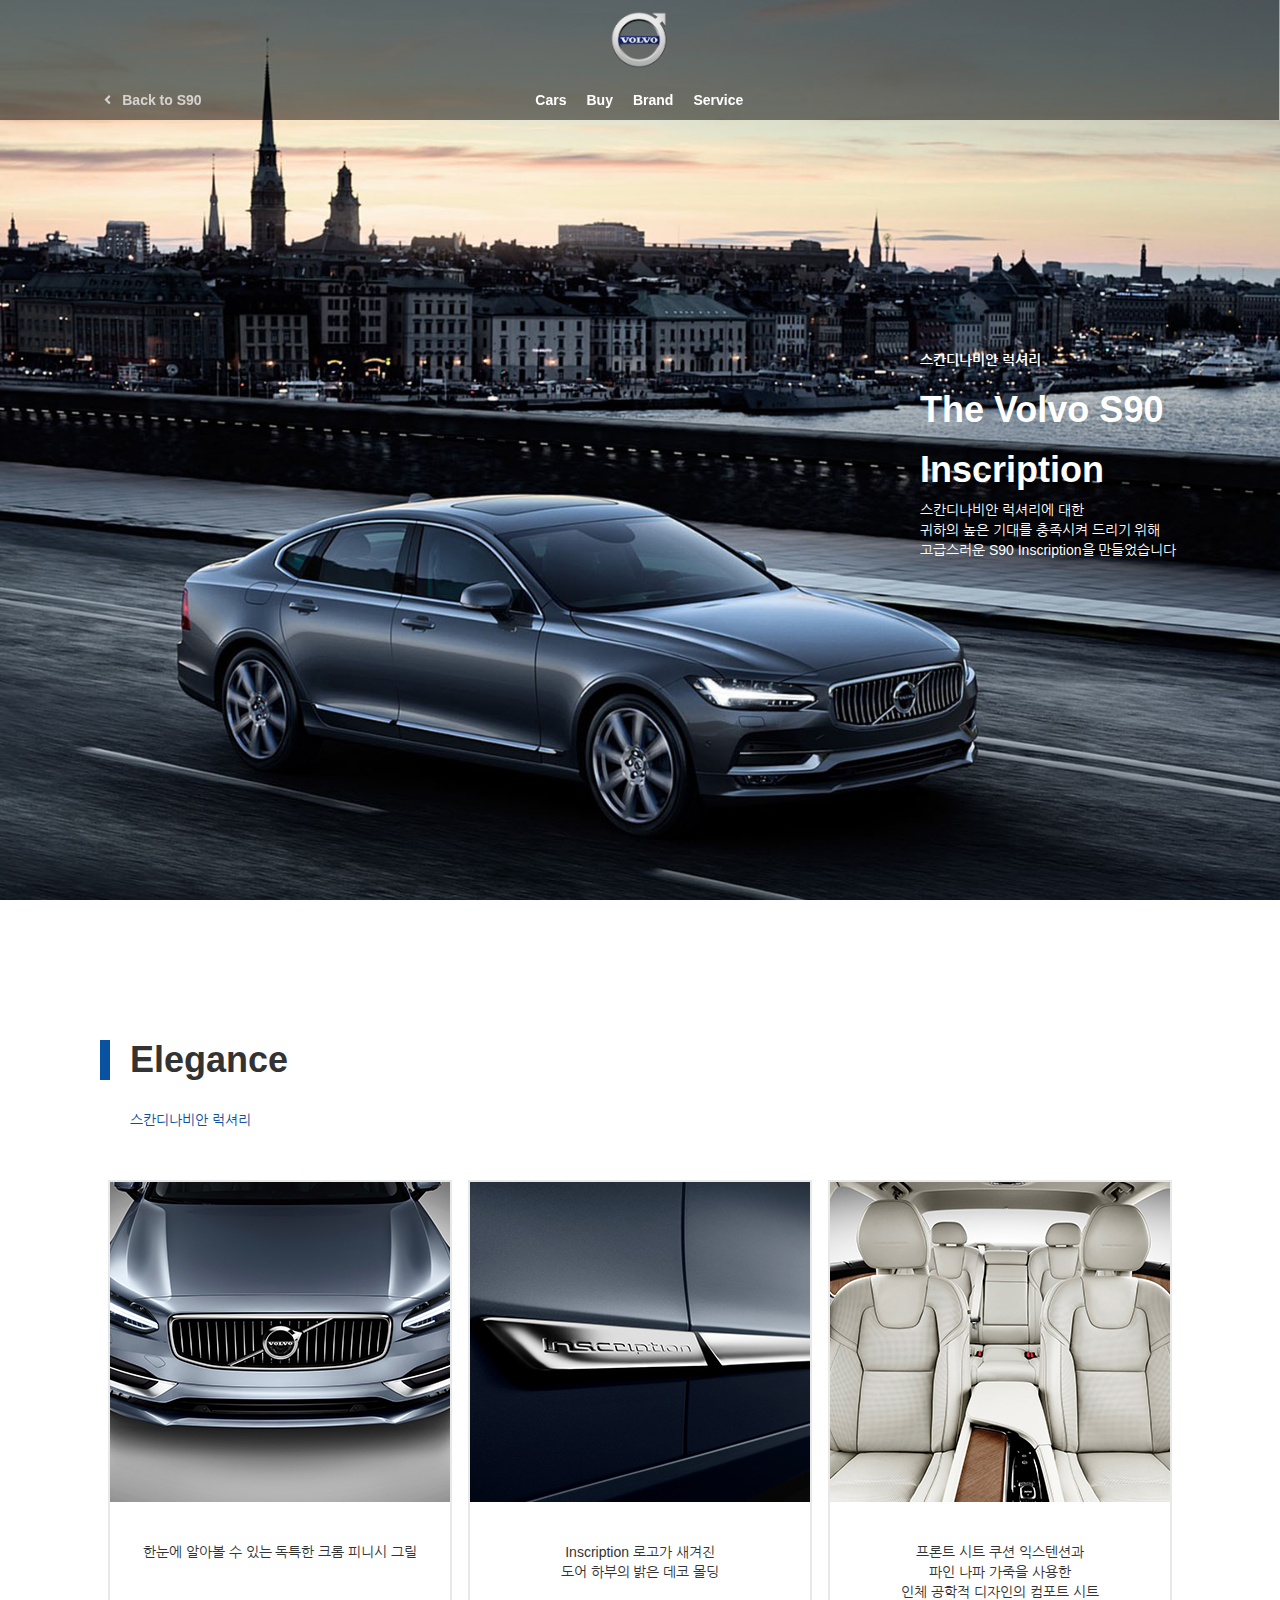
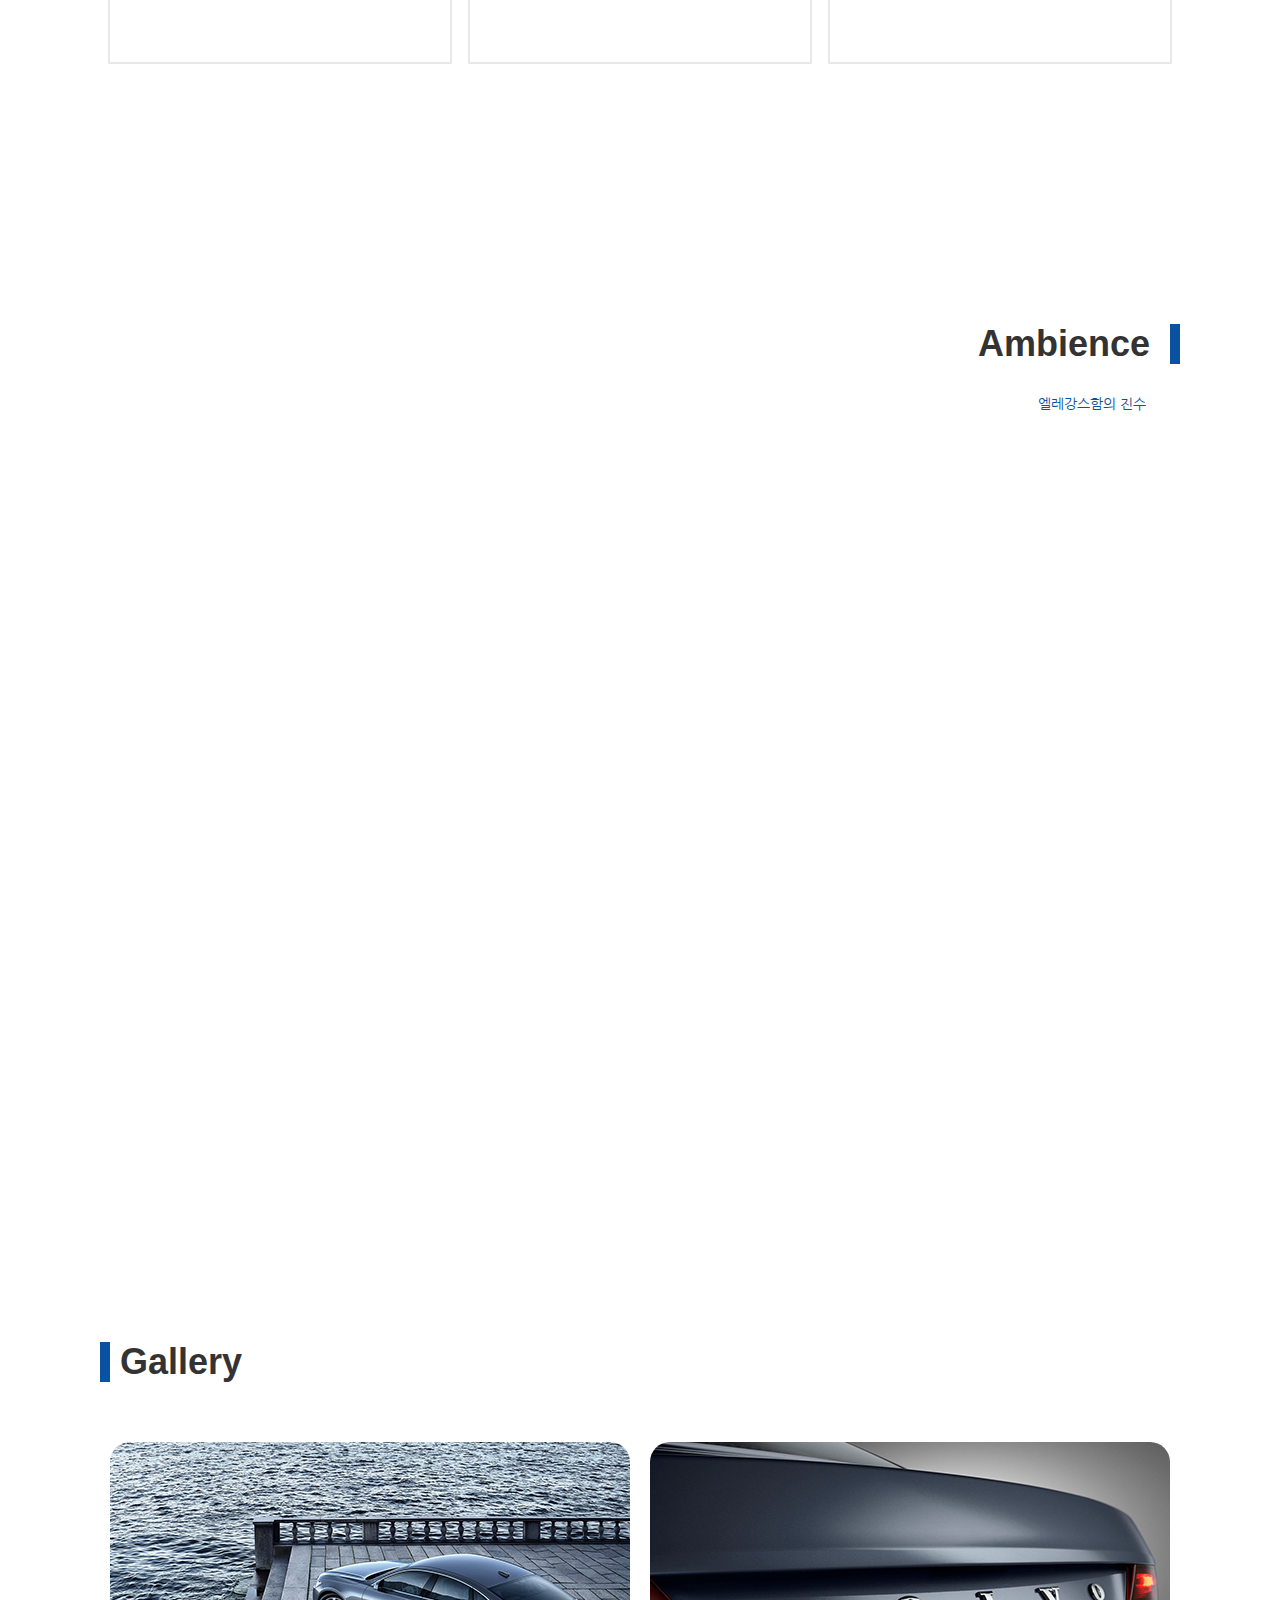
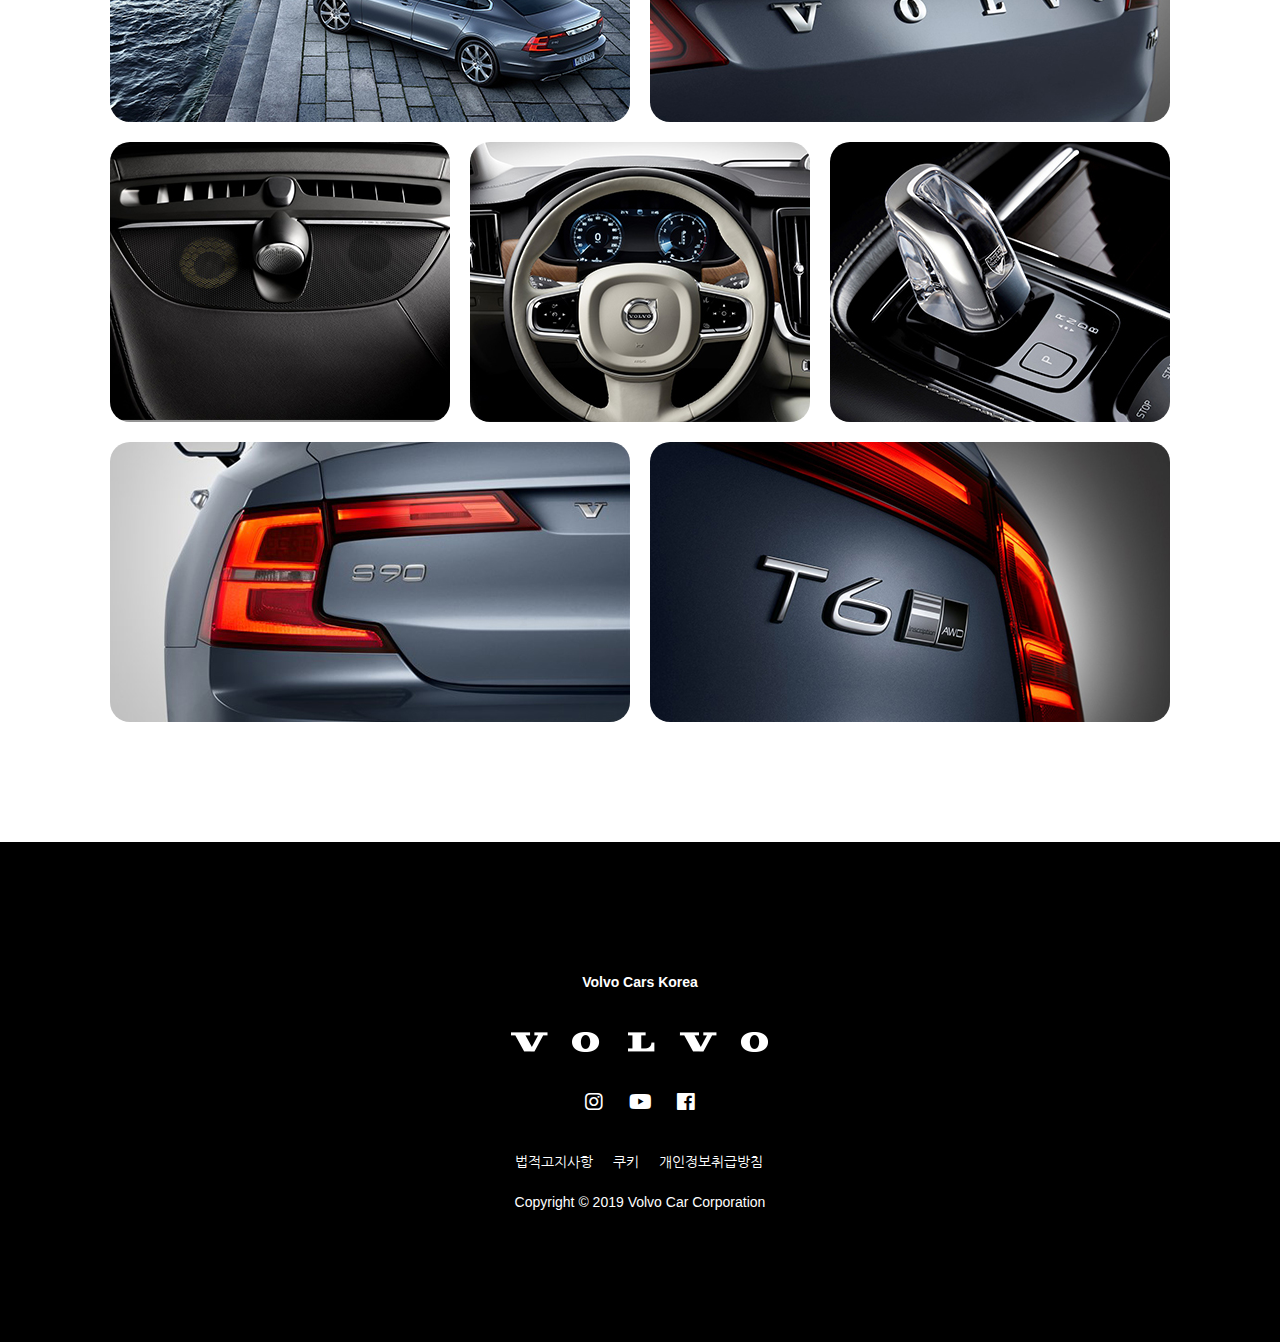
<file: sub03-01.html>
<!DOCTYPE html>
<html lang="ko">

<head>
    <meta charset="UTF-8">
    <meta name="viewport" content="width=device-width,initial-scale=1.0, maximum-scale=1.0, user-scalable=no">
    <title>S90_Features</title>
    <link rel="stylesheet" href="css/reset.css">
    <link rel="stylesheet" href="css/all.css">
    <link href="https://fonts.googleapis.com/css?family=Nanum+Gothic" rel="stylesheet">
    <link rel="stylesheet" href="css/common.css">
    <link rel="stylesheet" href="css/sub03-01_style.css">
    <link rel="icon" href="img/common/Volvo_logo_icon.png">
</head>

<body>
   <!--header-->
    <input type="radio" name="vol1" id="cars">
    <input type="radio" name="vol1" id="buy">
    <input type="radio" name="vol1" id="brand">
    <input type="radio" name="vol1" id="service">
    <input type="radio" name="vol1" id="close">
    <div class="gnbWrap">
        <nav>
            <h1><a href="index.html"></a></h1>
            <ul>
                    <li><label for="cars">Cars</label></li>
                    <li><label for="buy">Buy</label></li>
                    <li><label for="brand">Brand</label></li>
                    <li><label for="service">Service</label></li>
            </ul>
            <div><label for="close"><i class="fas fa-times"></i></label></div>
        </nav>
    </div>
    <div class="lnbWrap">
        <div class="carsWrap">
            <nav class="cars">
                <ul>
                   <li class="s60">
                       <figure><a href="sub04.html"></a></figure>
                       <h4>S60</h4>
                       <p>당신의 심장을 뛰게 할<br>디자인과 퍼포먼스</p>
                   </li>
                   <li class="s90">
                       <figure><a href="sub03.html"></a></figure>
                       <h4>S90</h4>
                       <p>럭셔리 세단의 과감한 변화<br>가장 스웨디시한 럭셔리</p>
                   </li>
                   <li class="xc40">
                       <figure><a href="sub02.html"></a></figure>
                       <h4>XC40</h4>
                       <p>운전자에게 가장 적합한<br>도시형 SUV</p>
                   </li>
                   <li class="xc60">
                       <figure><a href="sub01.html"></a></figure>
                       <h4>XC60</h4>
                       <p>우월한 존재감,<br>스웨덴의 솜씨.</p>
                   </li>
                </ul>
            </nav>
        </div>
        <div class="buyWrap">
            <nav class="buy">
                <ul>
                    <li><a href="sub05.html">Dealer</a></li>
                    <li><a href="sub06.html">Promotion</a></li>
                </ul>
            </nav>
        </div>
        <div class="brandWrap">
            <nav class="brand">
                <ul>
                    <li><a href="sub07.html">Heritage</a></li>
                    <li><a href="sub08.html">Experience</a></li>
                </ul>
            </nav>
        </div>
        <div class="serviceWrap">
            <nav class="service">
                <ul>
                    <li><a href="sub09.html">Service</a></li>
                    <li><a href="sub10.html">Tutotial</a></li>
                </ul>
            </nav>
        </div>
    </div>
    <div class="pml">
        <div class="btnWrap">
            <h4><a href="sub03.html"><i class="fas fa-angle-left"></i>&nbsp;&nbsp; Back to S90</a></h4>
        </div>
    </div>
    <!--content-->
    <main>
        <div class="tWrap">
            <h4>스칸디나비안 럭셔리</h4>
            <h2>The Volvo S90<br>Inscription</h2>
            <p>스칸디나비안 럭셔리에 대한<br>귀하의 높은 기대를 충족시켜 드리기 위해<br>고급스러운 S90 Inscription을 만들었습니다</p>
        </div>
    </main>
    <div class="content sl">
        <header>
            <div class="title">
                <div class="bar"></div>
                <h2>Elegance</h2>
                <h5>스칸디나비안 럭셔리</h5>
            </div>
        </header>
        <section>
            <article>
                <figure class="f1"></figure>
                <p>한눈에 알아볼 수 있는 독특한 크롬 피니시 그릴</p>
            </article>
            <article>
                <figure class="f2"></figure>
                <p>Inscription 로고가 새겨진<br>도어 하부의 밝은 데코 몰딩</p>
            </article>
            <article>
                <figure class="f3"></figure>
                <p>프론트 시트 쿠션 익스텐션과<br>파인 나파 가죽을 사용한<br>인체 공학적 디자인의 컴포트 시트</p>
            </article>
        </section>
    </div>
    <div class="content ambi">
        <header>
            <div class="title">
                <div class="bar"></div>
                <h2>Ambience</h2>
                <h5>엘레강스함의 진수</h5>
            </div>
        </header>
        <section>
            <article><iframe width="1090" height="613" src="https://www.youtube.com/embed/uHPC6KaB344" frameborder="0" allow="accelerometer; autoplay; encrypted-media; gyroscope; picture-in-picture" allowfullscreen></iframe></article>
        </section>
    </div>
    <div class="content gall">
        <header>
            <div class="title">
                <div class="bar"></div>
                <h2>Gallery</h2>
            </div>
        </header>
        <section>
            <article class="image01 img01"><a href="img/sub03/s90_F_g1b.jpg" target="-blank"></a></article>
            <article class="image01 img02"><a href="img/sub03/s90_F_g2b.jpg" target="_blank"></a></article>
            <article class="image02 img03"><a href="img/sub03/s90_F_g3b.jpg" target="_blank"></a></article>
            <article class="image02 img04"><a href="img/sub03/s90_F_g4b.jpg" target="_blank"></a></article>
            <article class="image02 img05"><a href="img/sub03/s90_F_g5b.jpg" target="_blank"></a></article>
            <article class="image01 img06"><a href="img/sub03/s90_F_g6b.jpg" target="_blank"></a></article>
            <article class="image01 img07"><a href="img/sub03/s90_F_g7b.jpg" target="_blank"></a></article>
        </section>
    </div>
    <!--footer-->
    <div class="ftrWrap">
        <footer>
            <h4>Volvo Cars Korea</h4>
            <h1><a href="#"><img src="img/common/volvoT.png" alt=""></a></h1>
            <div class="icon"><a href="https://www.instagram.com/volvocarkorea/" target="_blank"><i class="fab fa-instagram"></i></a> <a href="https://www.youtube.com/channel/UCyZk3V2z0Xa2mSXwYIOrciw" target="_blank"><i class="fab fa-youtube"></i></a> <a href="https://www.facebook.com/VolvoCarKorea/" target="_blank"><i class="fab fa-facebook"></i></a></div>
            <ul>
                <li><a href="https://www.volvocars.com/kr/footer/legal" target="_blank">법적고지사항</a></li>
                <li><a href="https://www.volvocars.com/kr/footer/cookies" target="_blank">쿠키</a></li>
                <li><a href="https://www.volvocars.com/kr/footer/privacy" target="_blank">개인정보취급방침</a></li>
            </ul>
            <p>Copyright © 2019 Volvo Car Corporation</p>
        </footer>
    </div>
</body>
</file>
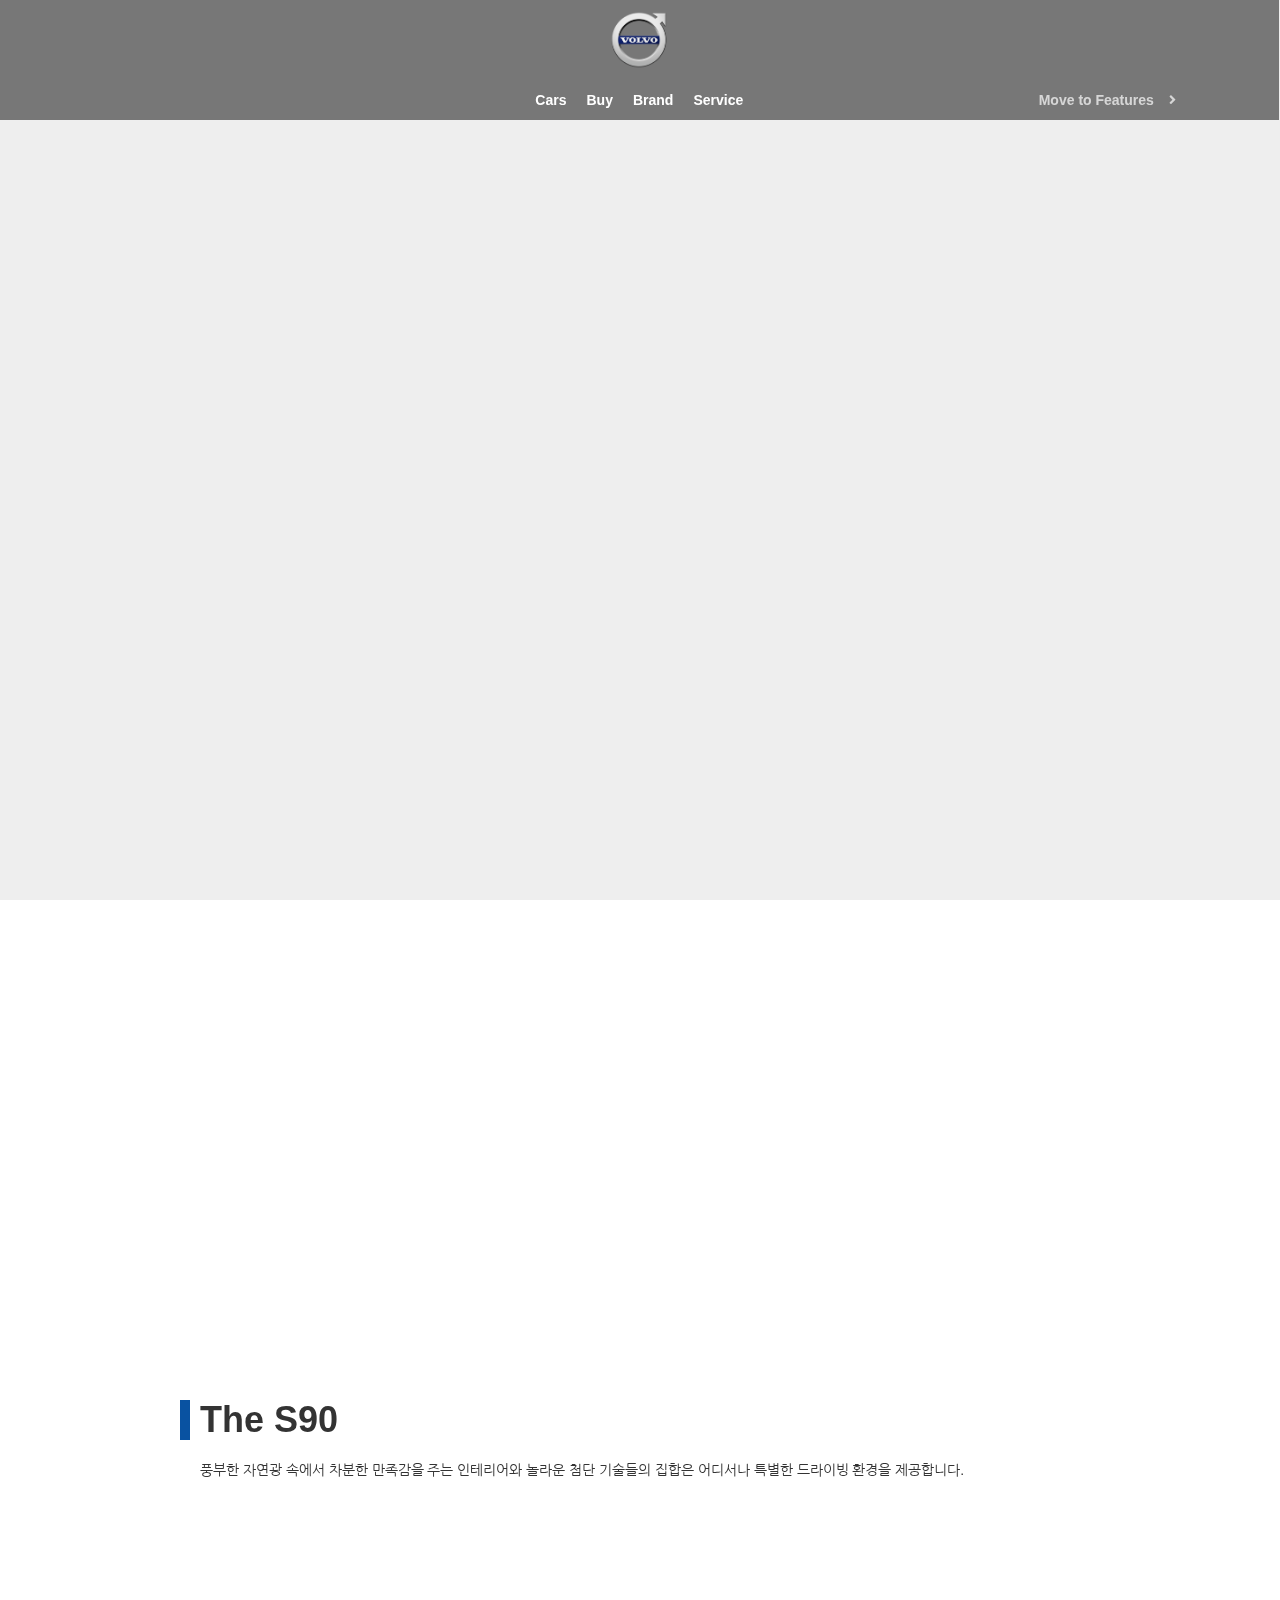
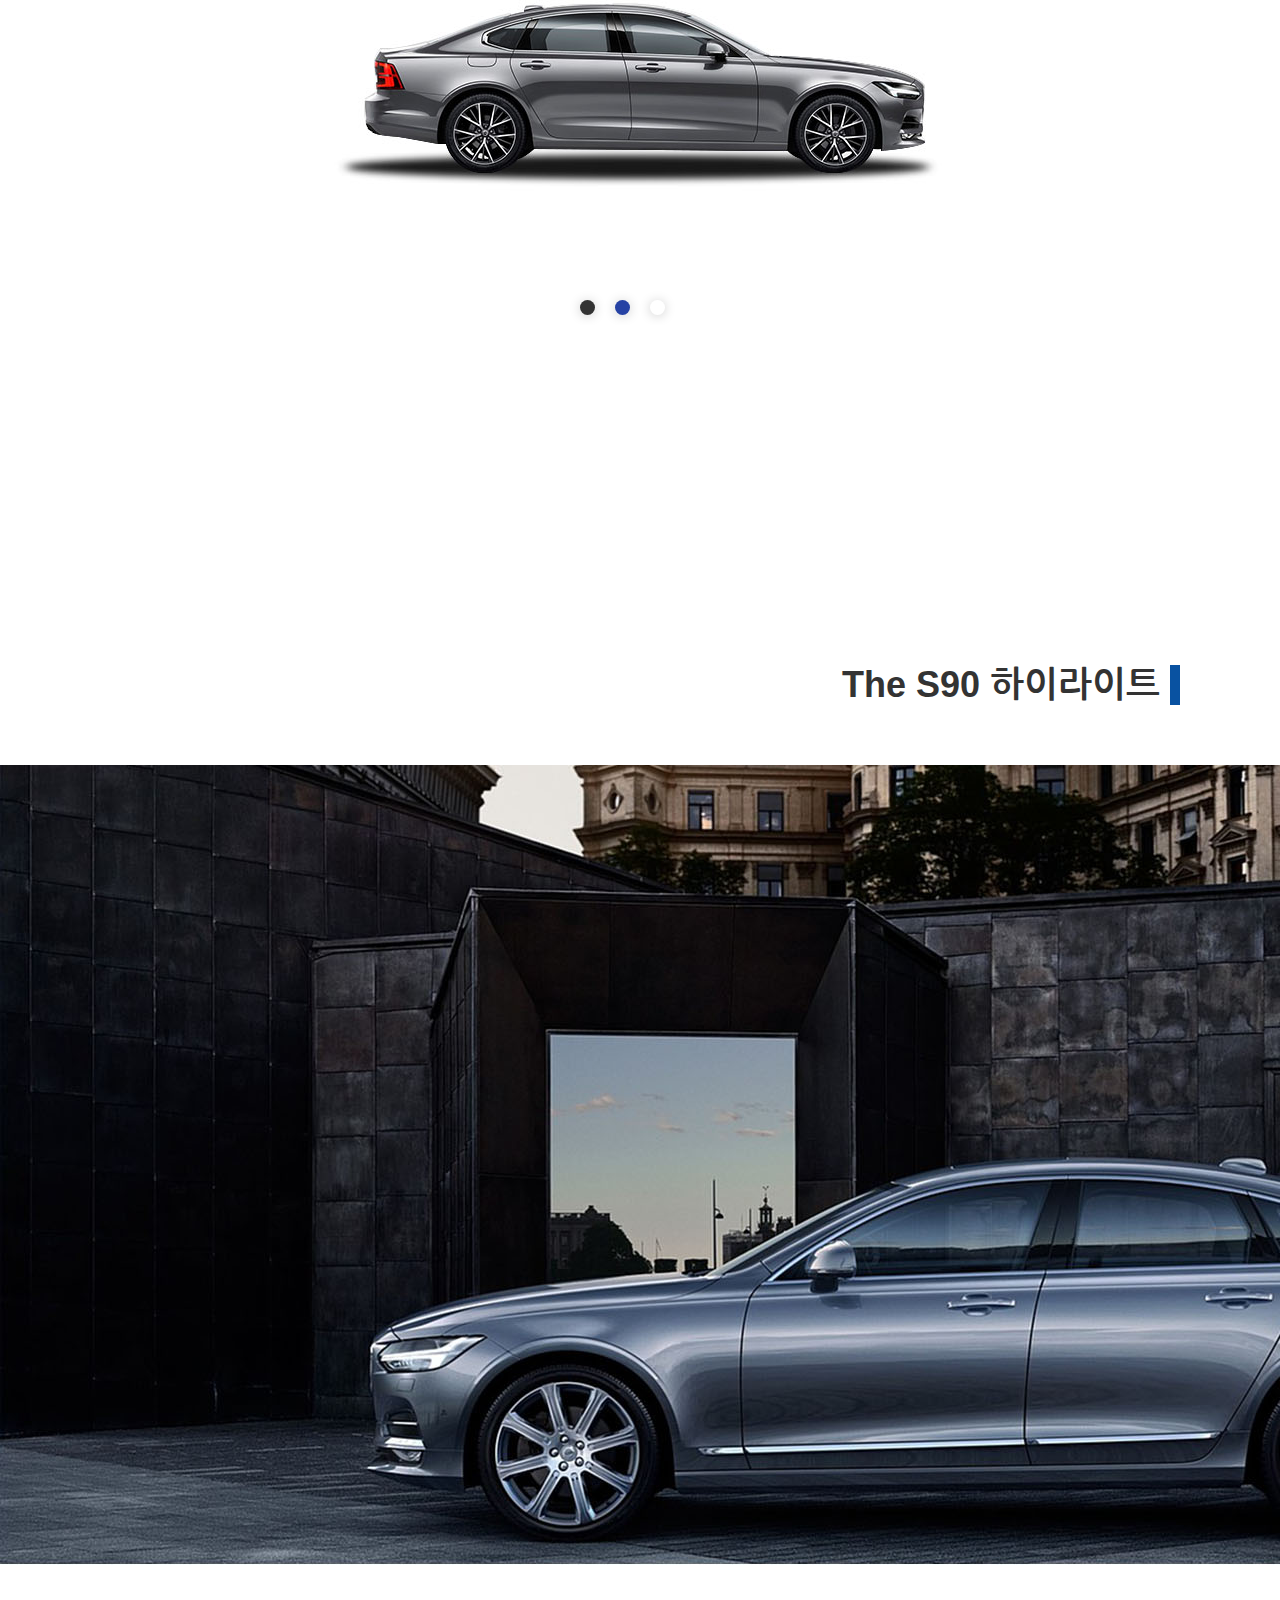
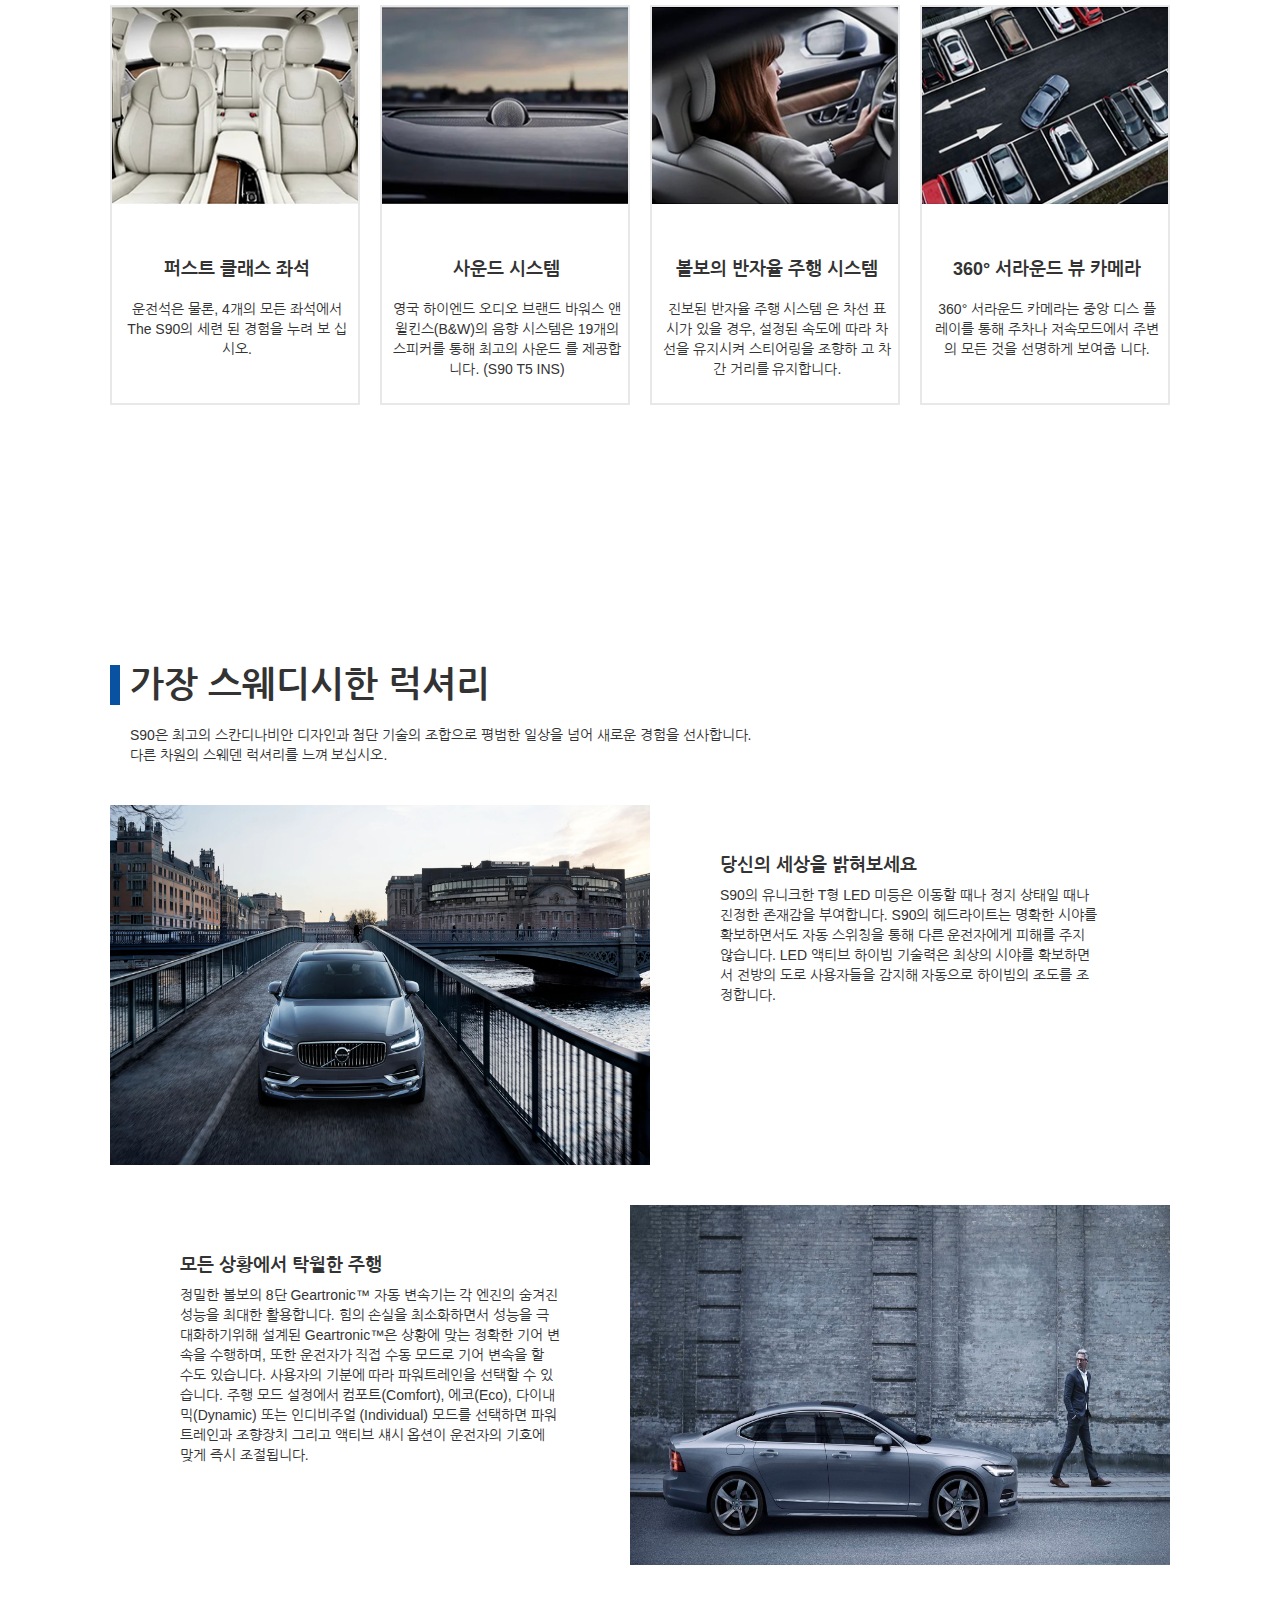
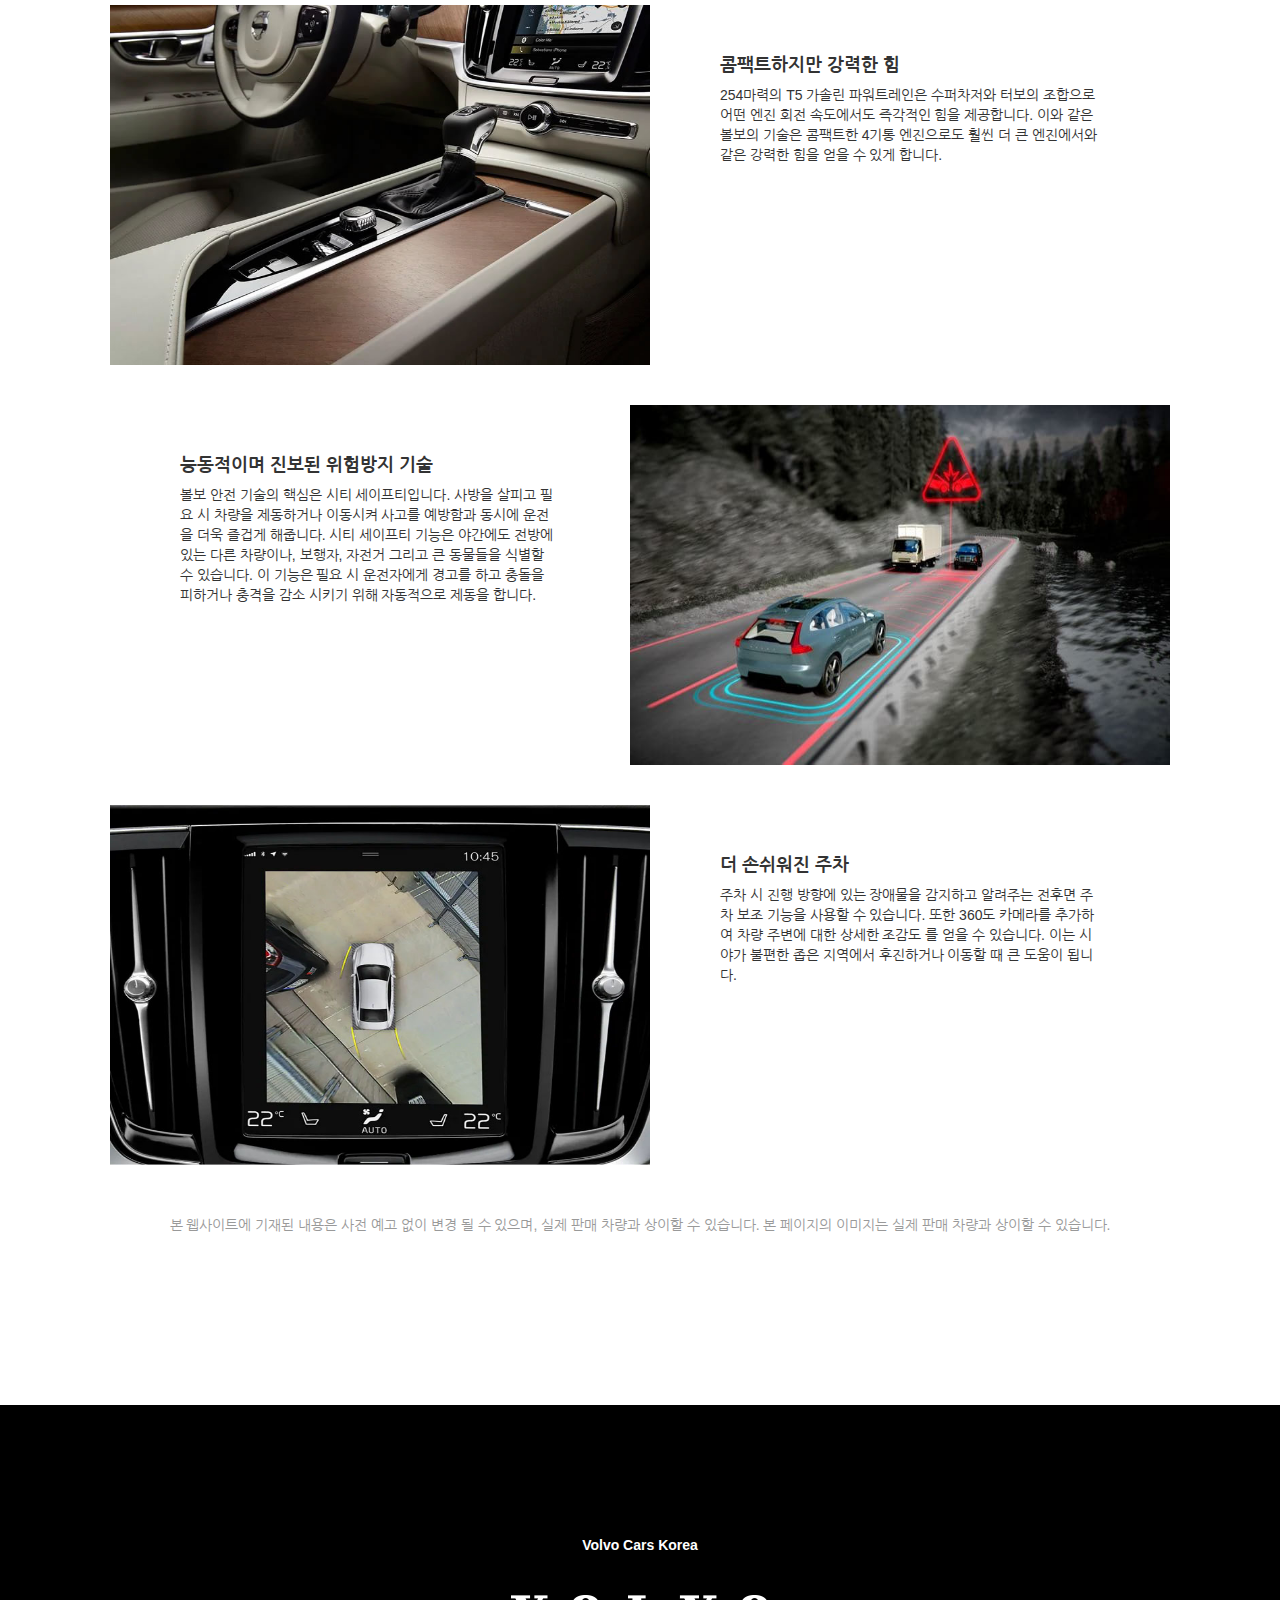
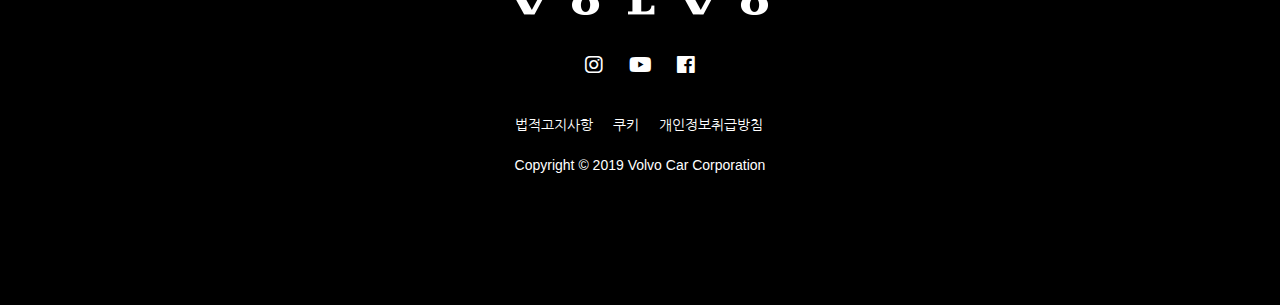
<file: sub03.html>
<!DOCTYPE html>
<html lang="en">

<head>
    <meta charset="UTF-8">
    <title>S90 Main</title>
    <link rel="stylesheet" href="css/all.css">
    <link rel="stylesheet" href="css/reset.css">
    <link href="https://fonts.googleapis.com/css?family=Nanum+Gothic" rel="stylesheet">
    <link rel="stylesheet" href="css/common.css">
    <link rel="stylesheet" href="css/sub03_style.css">
    <link rel="icon" href="img/common/Volvo_logo_icon.png">

</head>

<body>
    <!--   header영역-->
    <div class="pmr">
    <div class="btnWrap">
        <h4><a href="sub03-01.html">Move to Features &nbsp;&nbsp; <i class="fas fa-angle-right"></i></a></h4>
    </div>
</div>
 <!--nav-->
    <input type="radio" name="vol1" id="cars">
    <input type="radio" name="vol1" id="buy">
    <input type="radio" name="vol1" id="brand">
    <input type="radio" name="vol1" id="service">
    <input type="radio" name="vol1" id="close">
    <div class="gnbWrap">
        <nav>
            <h1><a href="index.html"></a></h1>
            <ul>
                <li><label for="cars">Cars</label></li>
                <li><label for="buy">Buy</label></li>
                <li><label for="brand">Brand</label></li>
                <li><label for="service">Service</label></li>
            </ul>
            <div><label for="close"><i class="fas fa-times"></i></label></div>
        </nav>
    </div>
    <div class="lnbWrap">
        <div class="carsWrap">
            <nav class="cars">
                <ul>
                    <li class="s60">
                        <figure><a href="sub04.html"></a></figure>
                        <h4>S60</h4>
                        <p>당신의 심장을 뛰게 할<br>디자인과 퍼포먼스</p>
                    </li>
                    <li class="s90">
                        <figure><a href="sub03.html"></a></figure>
                        <h4>S90</h4>
                        <p>럭셔리 세단의 과감한 변화<br>가장 스웨디시한 럭셔리</p>
                    </li>
                    <li class="xc40">
                        <figure><a href="sub02.html"></a></figure>
                        <h4>XC40</h4>
                        <p>운전자에게 가장 적합한<br>도시형 SUV</p>
                    </li>
                    <li class="xc60">
                        <figure><a href="sub01.html"></a></figure>
                        <h4>XC60</h4>
                        <p>우월한 존재감,<br>스웨덴의 솜씨.</p>
                    </li>
                </ul>
            </nav>
        </div>
        <div class="buyWrap">
            <nav class="buy">
                <ul>
                    <li><a href="sub05.html">Dealer</a></li>
                    <li><a href="sub06.html">Promotion</a></li>
                </ul>
            </nav>
        </div>
        <div class="brandWrap">
            <nav class="brand">
                <ul>
                    <li><a href="sub07.html">Heritage</a></li>
                    <li><a href="sub08.html">Experience</a></li>
                </ul>
            </nav>
        </div>
        <div class="serviceWrap">
            <nav class="service">
                <ul>
                    <li><a href="sub09.html">Service</a></li>
                    <li><a href="sub10.html">Tutotial</a></li>
                </ul>
            </nav>
        </div>
    </div>
    <!--배너영역-->

    <main>
        <div class="frame">
            <iframe width="100%" height="1080px" src="https://www.youtube.com/embed/YmJYefXRPxs?autoplay=1" frameborder="0" allow="accelerometer; autoplay; encrypted-media; gyroscope; picture-in-picture" allowfullscreen></iframe>

        </div>
    </main>

    <!--카이미지-->
    <div class="content c1">
        <header>
            <div></div>
            <h2>The S90</h2>
            <P>
                풍부한 자연광 속에서 차분한 만족감을 주는 인테리어와 놀라운 첨단 기술들의 집합은 어디서나 특별한 드라이빙 환경을 제공합니다.
            </P>
        </header>
        <section class="carWrap">

            <input type="radio" name="slider" id="car1">
            <input type="radio" name="slider" id="car2">
            <input type="radio" name="slider" id="car3">

            <ul class="imgGroup">
                <li class="ca1"></li>
                <li class="ca2"></li>
                <li class="ca3"></li>

            </ul>
            <ul class="btnGroup">
                <li><label for="car1"></label></li>
                <li><label for="car2"></label></li>
                <li><label for="car3"></label></li>
            </ul>
        </section>
    </div>

<!--    하이라이트-->
    <div class="content cardWrap">

        <header>
           <div></div>
            <h2>The S90 하이라이트</h2>
        </header>
        <div class="img"></div>
        <div class="imgCard">

            <div class="article a1">
                <div><img src="img/sub03/card1.PNG" alt="" width="100%"></div>
                <div class="box">
                    <h3>퍼스트 클래스 좌석</h3>
                    <p>
                        운전석은 물론, 4개의 모든 좌석에서
                        The S90의 세련 된 경험을 누려 보
                        십시오.
                    </p>
                </div>
            </div>

            <div class="article a1">
                <div><img src="img/sub03/card2.PNG" alt="" width="100%"></div>
                <div class="box">
                    <h3>

                        사운드 시스템
                    </h3>
                    <p>

                        영국 하이엔드 오디오 브랜드 바워스
                        앤윌킨스(B&W)의 음향 시스템은
                        19개의 스피커를 통해 최고의 사운드
                        를 제공합니다. (S90 T5 INS)
                    </p>
                </div>
            </div>

            <div class="article a1">
                <div><img src="img/sub03/card3.PNG"  alt="" width="100%"></div>
                <div class="box">
                    <h3>볼보의 반자율 주행 시스템</h3>
                    <p>
                        진보된 반자율 주행 시스템 은 차선
                        표시가 있을 경우, 설정된 속도에 따라
                        차선을 유지시켜 스티어링을 조향하
                        고 차간 거리를 유지합니다.
                    </p>
                </div>
            </div>

            <div class="article a1">
                <div><img src="img/sub03/card4.PNG" alt="" width="100%"></div>
                <div class="box">
                    <h3>360° 서라운드 뷰 카메라</h3>
                    <p>
                        360° 서라운드 카메라는 중앙 디스
                        플레이를 통해 주차나 저속모드에서
                        주변의 모든 것을 선명하게 보여줍
                        니다.
                    </p>
                </div>
            </div>
        </div>

    </div>

    <div class="content explain">
        <header>
           <div></div>
            <h2>가장 스웨디시한 럭셔리</h2>
            <p>
                S90은 최고의 스칸디나비안 디자인과 첨단 기술의 조합으로
                평범한 일상을 넘어 새로운 경험을 선사합니다. <br>
                다른 차원의 스웨덴 럭셔리를 느껴 보십시오.
            </p>
        </header>

        <div class="section">

            <article>
                <div><img src="img/sub03/pic3%20.JPG" height="360px" width="540"></div>
                <div class="segment">
                    <h3 >당신의 세상을 밝혀보세요</h3>
                    <p>
                        S90의 유니크한 T형 LED 미등은 이동할 때나 정지 상태일 때나 진정한 존재감을
                        부여합니다. S90의 헤드라이트는 명확한 시야를 확보하면서도 자동 스위칭을 통해
                        다른 운전자에게 피해를 주지 않습니다.
                        LED 액티브 하이빔 기술력은 최상의 시야를 확보하면서 전방의 도로 사용자들을
                        감지해 자동으로 하이빔의 조도를 조정합니다.
                    </p>
                </div>
            </article>

            <article>
                <div class="segment">
                    <h3 class="tar">모든 상황에서 탁월한 주행</h3>
                    <p>
                        정밀한 볼보의 8단 Geartronic™ 자동 변속기는 각 엔진의 숨겨진 성능을 최대한
                        활용합니다. 힘의 손실을 최소화하면서 성능을 극대화하기위해 설계된
                        Geartronic™은 상황에 맞는 정확한 기어 변속을 수행하며, 또한 운전자가 직접
                        수동 모드로 기어 변속을 할 수도 있습니다. 사용자의 기분에 따라 파워트레인을
                        선택할 수 있습니다. 주행 모드 설정에서 컴포트(Comfort), 에코(Eco),
                        다이내믹(Dynamic) 또는 인디비주얼 (Individual) 모드를 선택하면 파워트레인과
                        조향장치 그리고 액티브 섀시 옵션이 운전자의 기호에 맞게 즉시 조절됩니다.
                    </p>
                </div>
                <div><img src="img/sub03/pic1-1.JPG" height="360px" width="540"></div>
            </article>

            <article>
                <div><img src="img/sub03/pic2.jpg" height="360px" width="540"></div>
                <div class="segment">
                    <h3>콤팩트하지만 강력한 힘</h3>
                    <p>

                        254마력의 T5 가솔린 파워트레인은 수퍼차저와 터보의 조합으로 어떤 엔진 회전
                        속도에서도 즉각적인 힘을 제공합니다. 이와 같은 볼보의 기술은 콤팩트한 4기통
                        엔진으로도 훨씬 더 큰 엔진에서와 같은 강력한 힘을 얻을 수 있게 합니다.
                    </p>
                </div>
            </article>

            <article>

                <div class="segment">
                    <h3 class="tar">
                        능동적이며 진보된 위험방지 기술
                    </h3>
                    <p>
                        볼보 안전 기술의 핵심은 시티 세이프티입니다. 사방을 살피고 필요 시 차량을 제동하거나 이동시켜
                        사고를 예방함과 동시에 운전을 더욱 즐겁게 해줍니다.
                        시티 세이프티 기능은 야간에도 전방에 있는 다른 차량이나, 보행자, 자전거 그리고 큰 동물들을
                        식별할 수 있습니다. 이 기능은 필요 시 운전자에게 경고를 하고 충돌을 피하거나 충격을 감소
                        시키기 위해 자동적으로 제동을 합니다.
                    </p>
                </div>
                <div>
                   <img src="img/sub03/pic4.JPG" height="360px" width="540">
                </div>
            </article>

            <article>
                <div>
                    <img src="img/sub03/pic5.JPG" height="360px" width="540">
                </div>
                <div class="segment">
                    <h3> 더 손쉬워진 주차</h3>
                    <p>
                        주차 시 진행 방향에 있는 장애물을 감지하고 알려주는 전후면 주차 보조 기능을
                        사용할 수 있습니다. 또한 360도 카메라를 추가하여 차량 주변에 대한 상세한 조감도
                        를 얻을 수 있습니다. 이는 시야가 불편한 좁은 지역에서 후진하거나 이동할 때 큰
                        도움이 됩니다.<br><br><br><br>
                    </p>
                </div>
            </article>
            <div class="finally">
                <p>
                    본 웹사이트에 기재된 내용은 사전 예고 없이 변경 될 수 있으며, 실제 판매 차량과 상이할 수 있습니다. 본 페이지의 이미지는 실제 판매 차량과 상이할 수 있습니다.
                </p>
            </div>
        </div>

    </div>


     <!--footer-->
    <div class="ftrWrap">
        <footer>
            <h4>Volvo Cars Korea</h4>
            <h1><a href="#"><img src="img/common/volvoT.png" alt=""></a></h1>
            <div class="icon"><a href="https://www.instagram.com/volvocarkorea/" target="_blank"><i class="fab fa-instagram"></i></a> <a href="https://www.youtube.com/channel/UCyZk3V2z0Xa2mSXwYIOrciw" target="_blank"><i class="fab fa-youtube"></i></a> <a href="https://www.facebook.com/VolvoCarKorea/" target="_blank"><i class="fab fa-facebook"></i></a></div>
            <ul>
                <li><a href="https://www.volvocars.com/kr/footer/legal" target="_blank">법적고지사항</a></li>
                <li><a href="https://www.volvocars.com/kr/footer/cookies" target="_blank">쿠키</a></li>
                <li><a href="https://www.volvocars.com/kr/footer/privacy" target="_blank">개인정보취급방침</a></li>
            </ul>
            <p>Copyright © 2019 Volvo Car Corporation</p>
        </footer>
    </div>
</body>

</html>
</file>
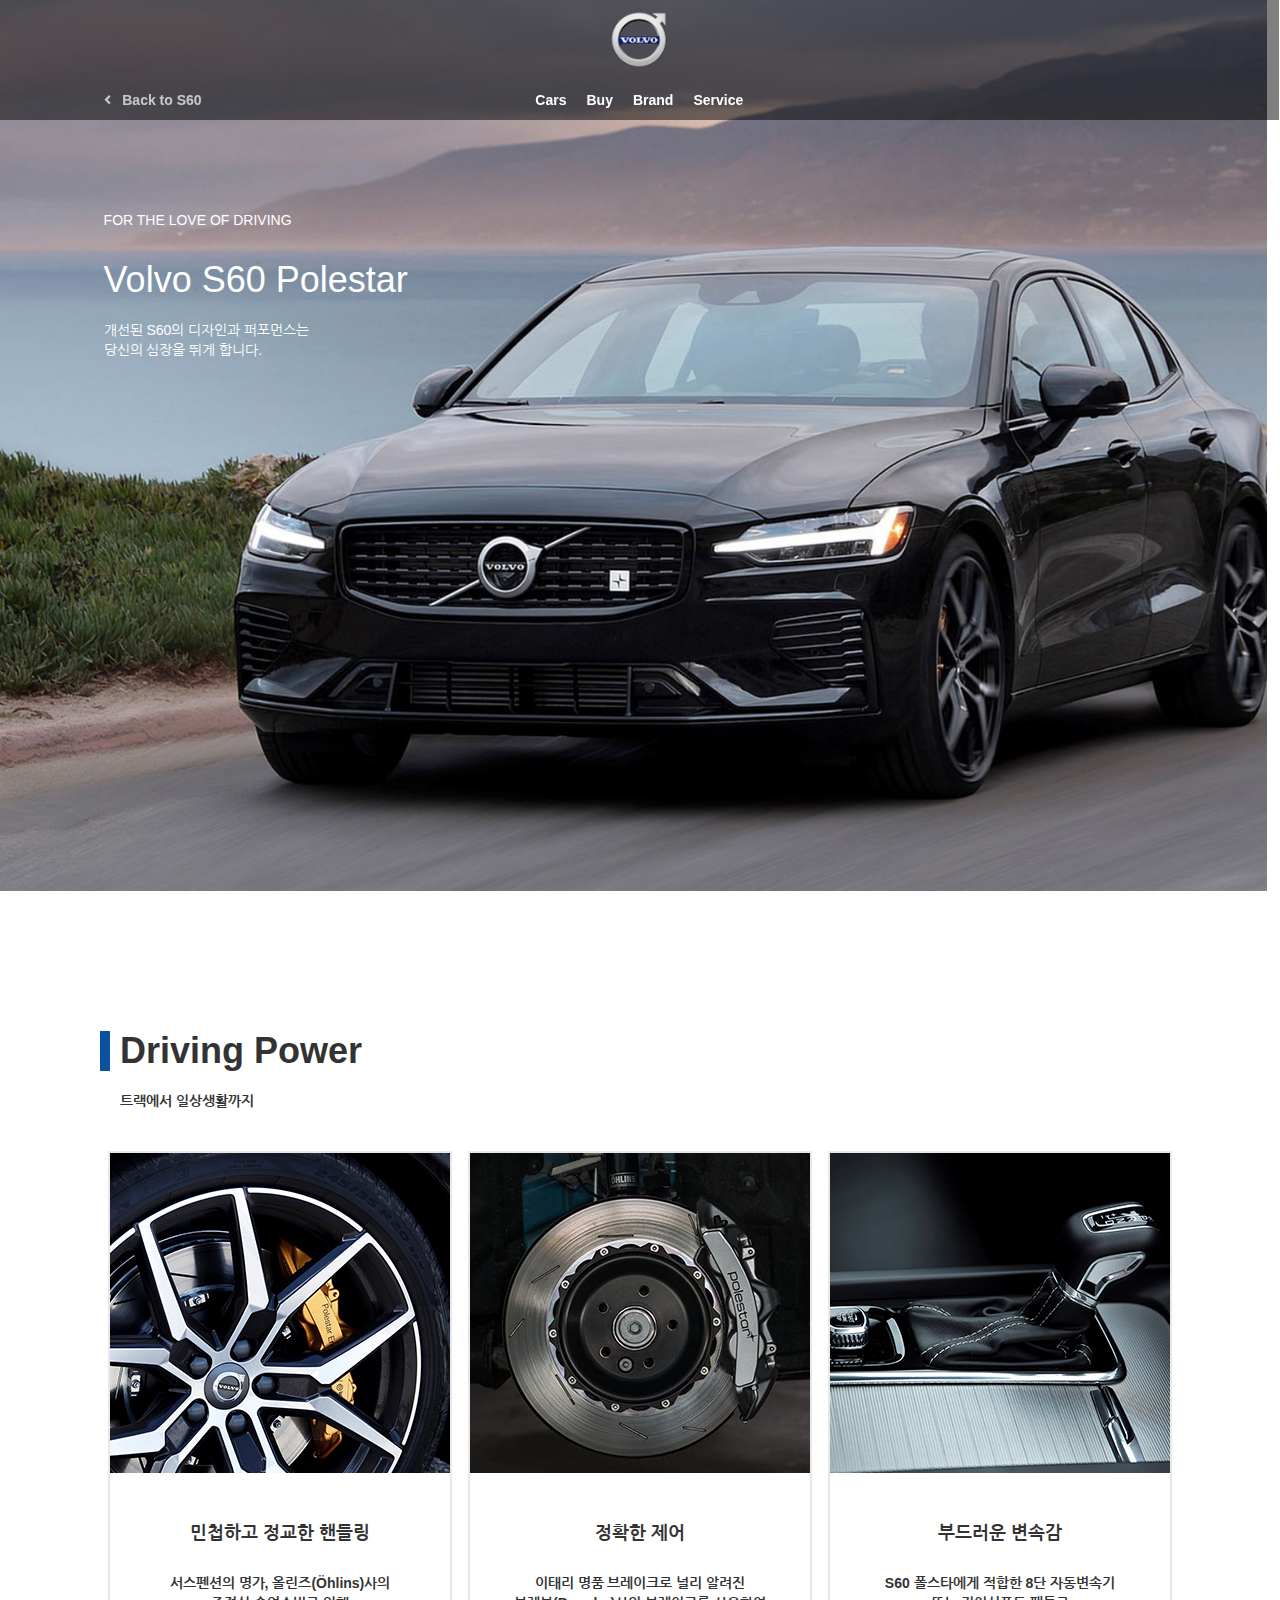
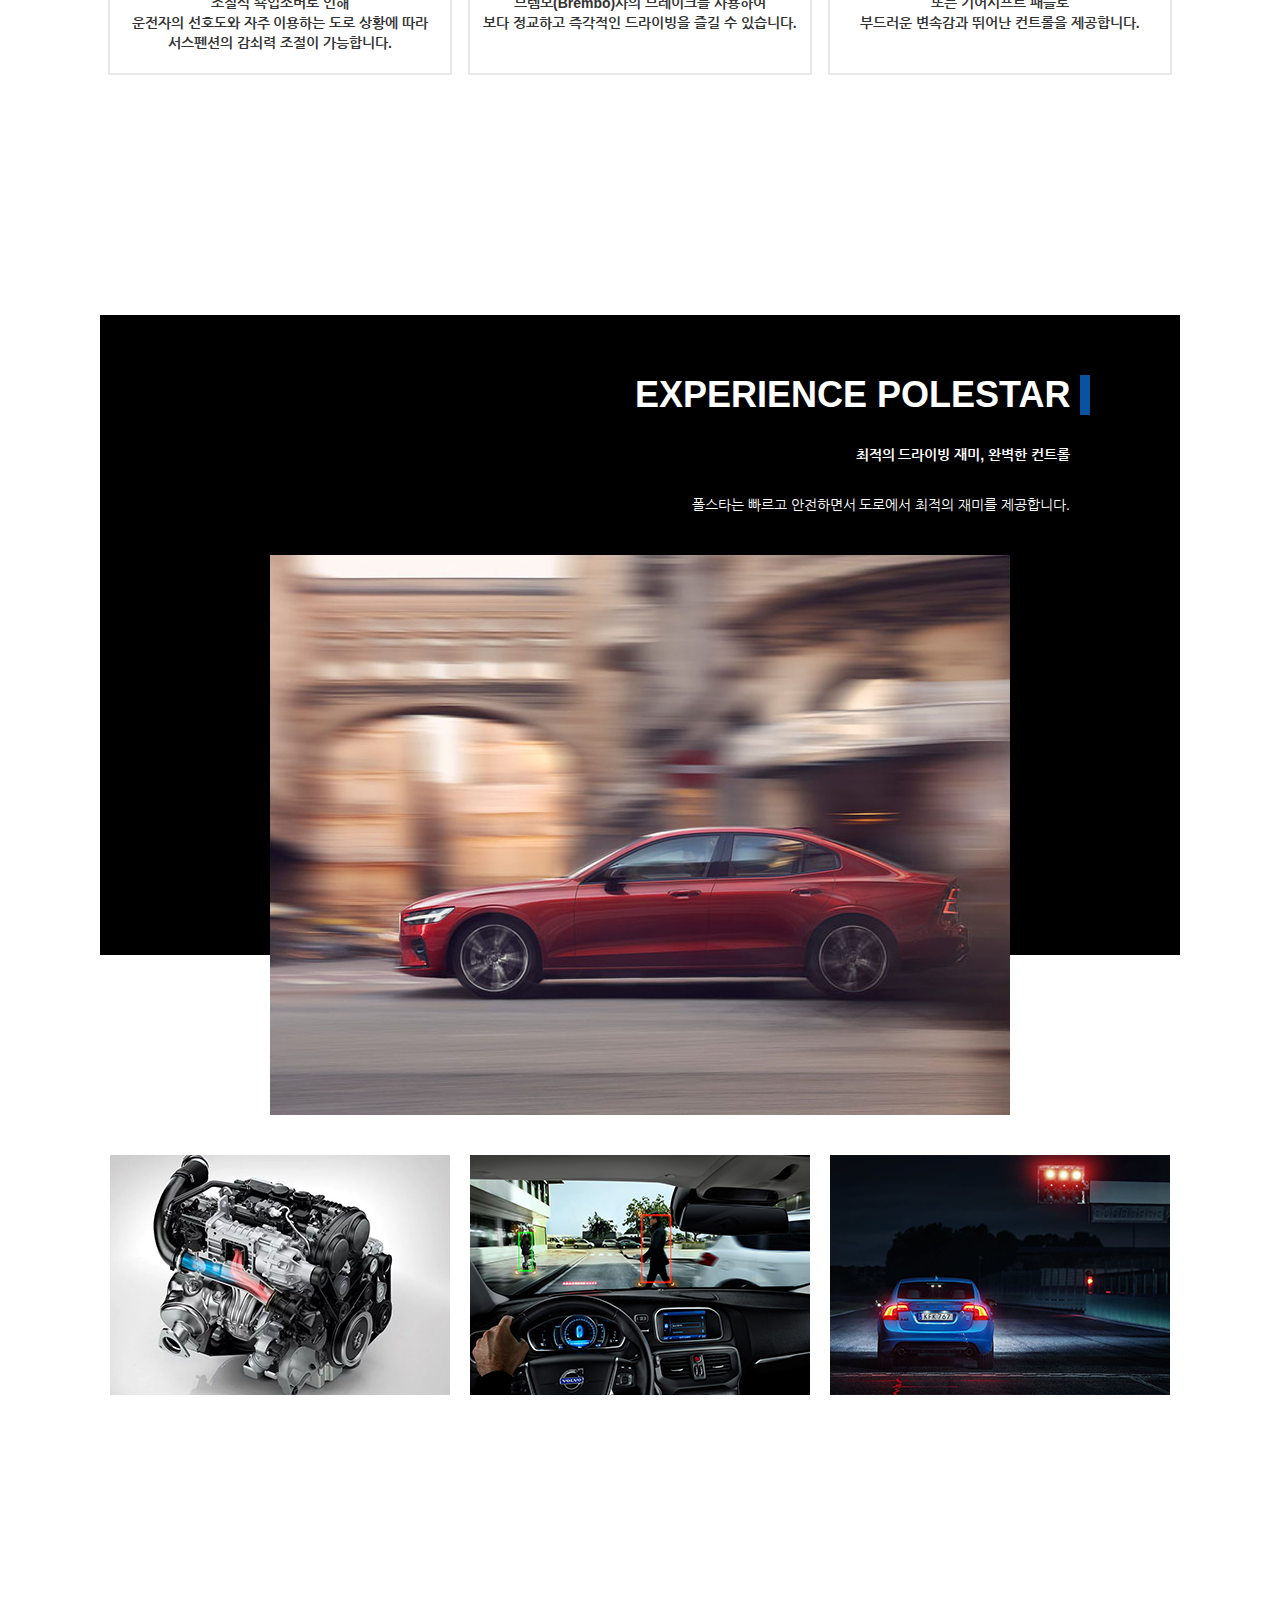
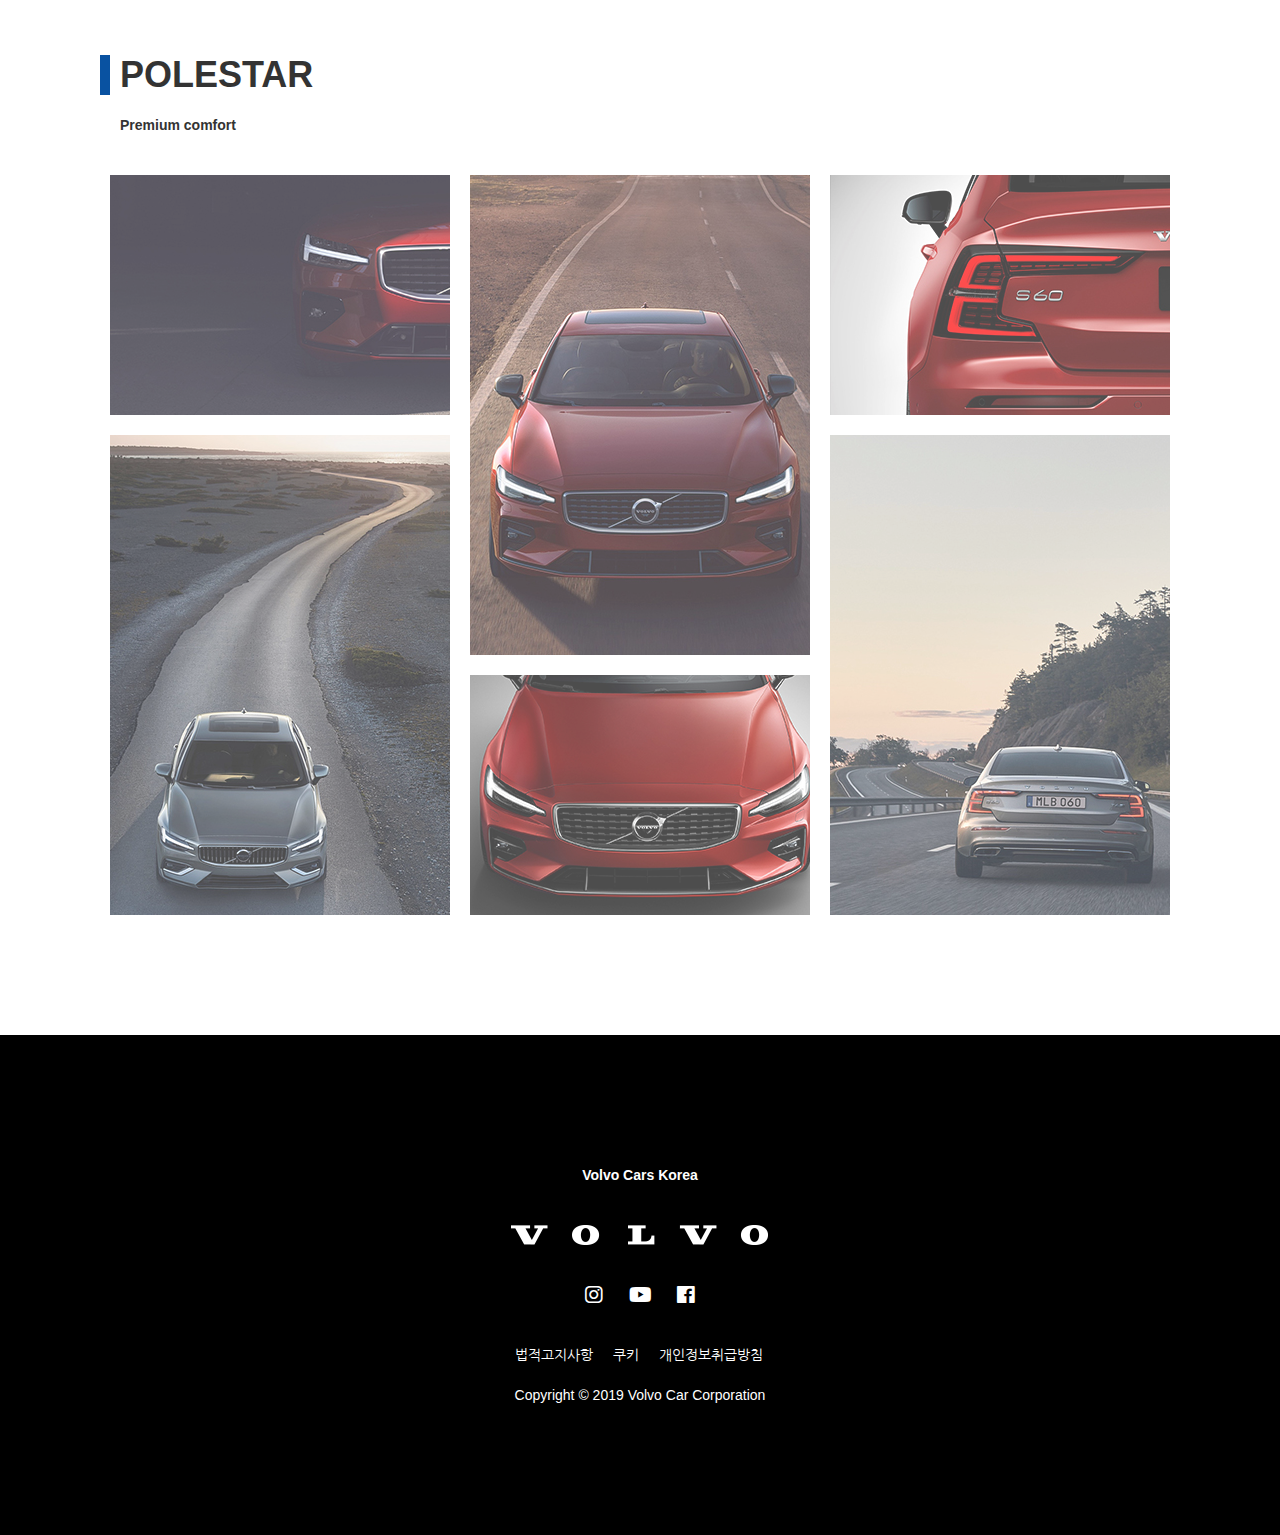
<file: sub04-01.html>
<!DOCTYPE html>
<html lang="ko">

<head>
    <meta charset="UTF-8">
    <meta name="viewport" content="width=device-width,initial-scale=1.0, maximum-scale=1.0, user-scalable=no">
    <title>S60_Features</title>
    <link rel="stylesheet" href="css/reset.css">
    <link rel="stylesheet" href="css/all.css">
    <link href="https://fonts.googleapis.com/css?family=Nanum+Gothic" rel="stylesheet">
    <link rel="stylesheet" href="css/common.css">
    <link rel="stylesheet" href="css/sub04-01_style.css">
    <link rel="icon" href="img/common/Volvo_logo_icon.png">
</head>

<body>
    <!--header영역-->
    <input type="radio" name="vol1" id="cars">
    <input type="radio" name="vol1" id="buy">
    <input type="radio" name="vol1" id="brand">
    <input type="radio" name="vol1" id="service">
    <input type="radio" name="vol1" id="close">
    <div class="gnbWrap">
        <nav>
            <h1><a href="index.html"></a></h1>
            <ul>
                <li><label for="cars">Cars</label></li>
                <li><label for="buy">Buy</label></li>
                <li><label for="brand">Brand</label></li>
                <li><label for="service">Service</label></li>
            </ul>
            <div><label for="close"><i class="fas fa-times"></i></label></div>
        </nav>
    </div>
    <div class="lnbWrap">
        <div class="carsWrap">
            <nav class="cars">
                <ul>
                   <li class="s60">
                       <figure><a href="sub04.html"></a></figure>
                       <h4>S60</h4>
                       <p>당신의 심장을 뛰게 할<br>디자인과 퍼포먼스</p>
                   </li>
                   <li class="s90">
                       <figure><a href="sub03.html"></a></figure>
                       <h4>S90</h4>
                       <p>럭셔리 세단의 과감한 변화<br>가장 스웨디시한 럭셔리</p>
                   </li>
                   <li class="xc40">
                       <figure><a href="sub02.html"></a></figure>
                       <h4>XC40</h4>
                       <p>운전자에게 가장 적합한<br>도시형 SUV</p>
                   </li>
                   <li class="xc60">
                       <figure><a href="sub01.html"></a></figure>
                       <h4>XC60</h4>
                       <p>우월한 존재감,<br>스웨덴의 솜씨.</p>
                   </li>
                </ul>
            </nav>
        </div>
        <div class="buyWrap">
            <nav class="buy">
                <ul>
                    <li><a href="sub05.html">Dealer</a></li>
                    <li><a href="sub06.html">Promotion</a></li>
                </ul>
            </nav>
        </div>
        <div class="brandWrap">
            <nav class="brand">
                <ul>
                    <li><a href="sub07.html">Heritage</a></li>
                    <li><a href="sub08.html">Experience</a></li>
                </ul>
            </nav>
        </div>
        <div class="serviceWrap">
            <nav class="service">
                <ul>
                    <li><a href="sub09.html">Service</a></li>
                    <li><a href="sub10.html">Tutotial</a></li>
                </ul>
            </nav>
        </div>
    </div>
    <div class="pml">
        <div class="btnWrap">
            <h4><a href="sub04.html"><i class="fas fa-angle-left"></i>&nbsp;&nbsp; Back to S60</a></h4>
        </div>
    </div>
    <!--content 영역-->
    <main>
        <header>
            <h3>FOR THE LOVE OF DRIVING</h3>
            <h2>Volvo S60 Polestar</h2>
            <p>개선된 S60의 디자인과 퍼포먼스는<br>당신의 심장을 뛰게 합니다.</p>
        </header>
    </main>
    <div class="content dp">
        <header>
            <div class="title">
                <div class="bar"></div>
                <h2>Driving Power</h2>
                <h5>트랙에서 일상생활까지</h5>
            </div>
        </header>
        <section>
            <article>
                <figure class="dpImg01"></figure>
                <h3>민첩하고 정교한 핸들링</h3>
                <p>서스펜션의 명가, 올린즈(Öhlins)사의<br>조절식 쇽업소버로 인해<br>운전자의 선호도와 자주 이용하는 도로 상황에 따라<br>서스펜션의 감쇠력 조절이 가능합니다.</p>
            </article>
            <article>
                <figure class="dpImg02"></figure>
                <h3>정확한 제어</h3>
                <p>이태리 명품 브레이크로 널리 알려진<br>브렘보(Brembo)사의 브레이크를 사용하여<br>보다 정교하고 즉각적인 드라이빙을 즐길 수 있습니다.</p>
            </article>
            <article>
                <figure class="dpImg03"></figure>
                <h3>부드러운 변속감</h3>
                <p>S60 폴스타에게 적합한 8단 자동변속기<br>또는 기어시프트 패들로<br>부드러운 변속감과 뛰어난 컨트롤을 제공합니다.</p>
            </article>
        </section>
    </div>
    <div class="content ep">
        <header>
            <div class="title">
                <div class="bar"></div>
                <h2>EXPERIENCE POLESTAR</h2>
                <h5>최적의 드라이빙 재미, 완벽한 컨트롤</h5>
                <p>폴스타는 빠르고 안전하면서 도로에서 최적의 재미를 제공합니다.</p>
            </div>
        </header>
        <section>
            <article class="img"></article>
            <article>
                <div class="segment">
                    <figure class="epimg01"></figure>
                    <div class="textWrap">
                        <h3>강력하고 효율적인 엔진</h3>
                        <p>폴스타에 적용된 터보차저 및 슈퍼차저를<br>동시에 활용한 가솔린 엔진 T6는<br>미국 워즈오토(Ward’s Auto)가 선정한<br>‘2017세계 10대 엔진’에<br>선정되어 우수한 성능을 인정받았습니다.</p>
                    </div>
                </div>
                <div class="segment">
                    <figure class="epimg02"></figure>
                    <div class="textWrap">
                        <h3>트랙에서 일상생활까지</h3>
                        <p>폴스타는 빠르고 안전하면서<br>완벽한 컨트롤을 제공합니다.</p>
                    </div>
                </div>
                <div class="segment">
                    <figure class="epimg03"></figure>
                    <div class="textWrap">
                        <h3>삶을 더 특별하게 하는 하이 퍼포먼스 카</h3>
                        <p>20년간 STCC에 참가하면서 쌓아온<br>트랙에서의 노하우를 바탕으로 공도에서<br>최적의 컨트롤을 제공합니다.</p>
                    </div>
                </div>
            </article>
        </section>
    </div>
    <div class="content ps">
        <header>
            <div class="title">
                <div class="bar"></div>
                <h2>POLESTAR</h2>
                <h5>Premium comfort</h5>
            </div>
        </header>
        <section>
            <div class="imgWrap01">
                <article class="img01">
                    <figure></figure>
                    <div class="screen"></div>
                    <a href="img/sub04/s60_F_img01b.jpg" target="_blank"></a>
                </article>
                <article class="img02">
                    <figure></figure>
                    <div class="screen"></div>
                    <a href="img/sub04/s60_F_img04b.jpg" target="_blank"></a>
                </article>
            </div>
            <div class="imgWrap02">
                <article class="img03">
                    <figure></figure>
                    <div class="screen"></div>
                    <a href="img/sub04/s60_F_img02b.jpg" target="_blank"></a>
                </article>
                <article class="img04">
                    <figure></figure>
                    <div class="screen"></div>
                    <a href="img/sub04/s60_F_img05b.jpg" target="_blank"></a>
                </article>
            </div>
            <div class="imgWrap03">
                <article class="img05">
                    <figure></figure>
                    <div class="screen"></div>
                    <a href="img/sub04/s60_F_img03b.jpg" target="_blank"></a>
                </article>
                <article class="img06">
                    <figure></figure>
                    <div class="screen"></div>
                    <a href="img/sub04/s60_F_img06b.jpg" target="_blank"></a>
                </article>
            </div>
        </section>
    </div>

    <!--footer영역-->
    <div class="ftrWrap">
        <footer>
            <h4>Volvo Cars Korea</h4>
            <h1><a href="#"><img src="img/common/volvoT.png" alt=""></a></h1>
            <div class="icon"><a href="https://www.instagram.com/volvocarkorea/" target="_blank"><i class="fab fa-instagram"></i></a> <a href="https://www.youtube.com/channel/UCyZk3V2z0Xa2mSXwYIOrciw" target="_blank"><i class="fab fa-youtube"></i></a> <a href="https://www.facebook.com/VolvoCarKorea/" target="_blank"><i class="fab fa-facebook"></i></a></div>
            <ul>
                <li><a href="https://www.volvocars.com/kr/footer/legal" target="_blank">법적고지사항</a></li>
                <li><a href="https://www.volvocars.com/kr/footer/cookies" target="_blank">쿠키</a></li>
                <li><a href="https://www.volvocars.com/kr/footer/privacy" target="_blank">개인정보취급방침</a></li>
            </ul>
            <p>Copyright © 2019 Volvo Car Corporation</p>
        </footer>
    </div>
</body>

</html>
</file>
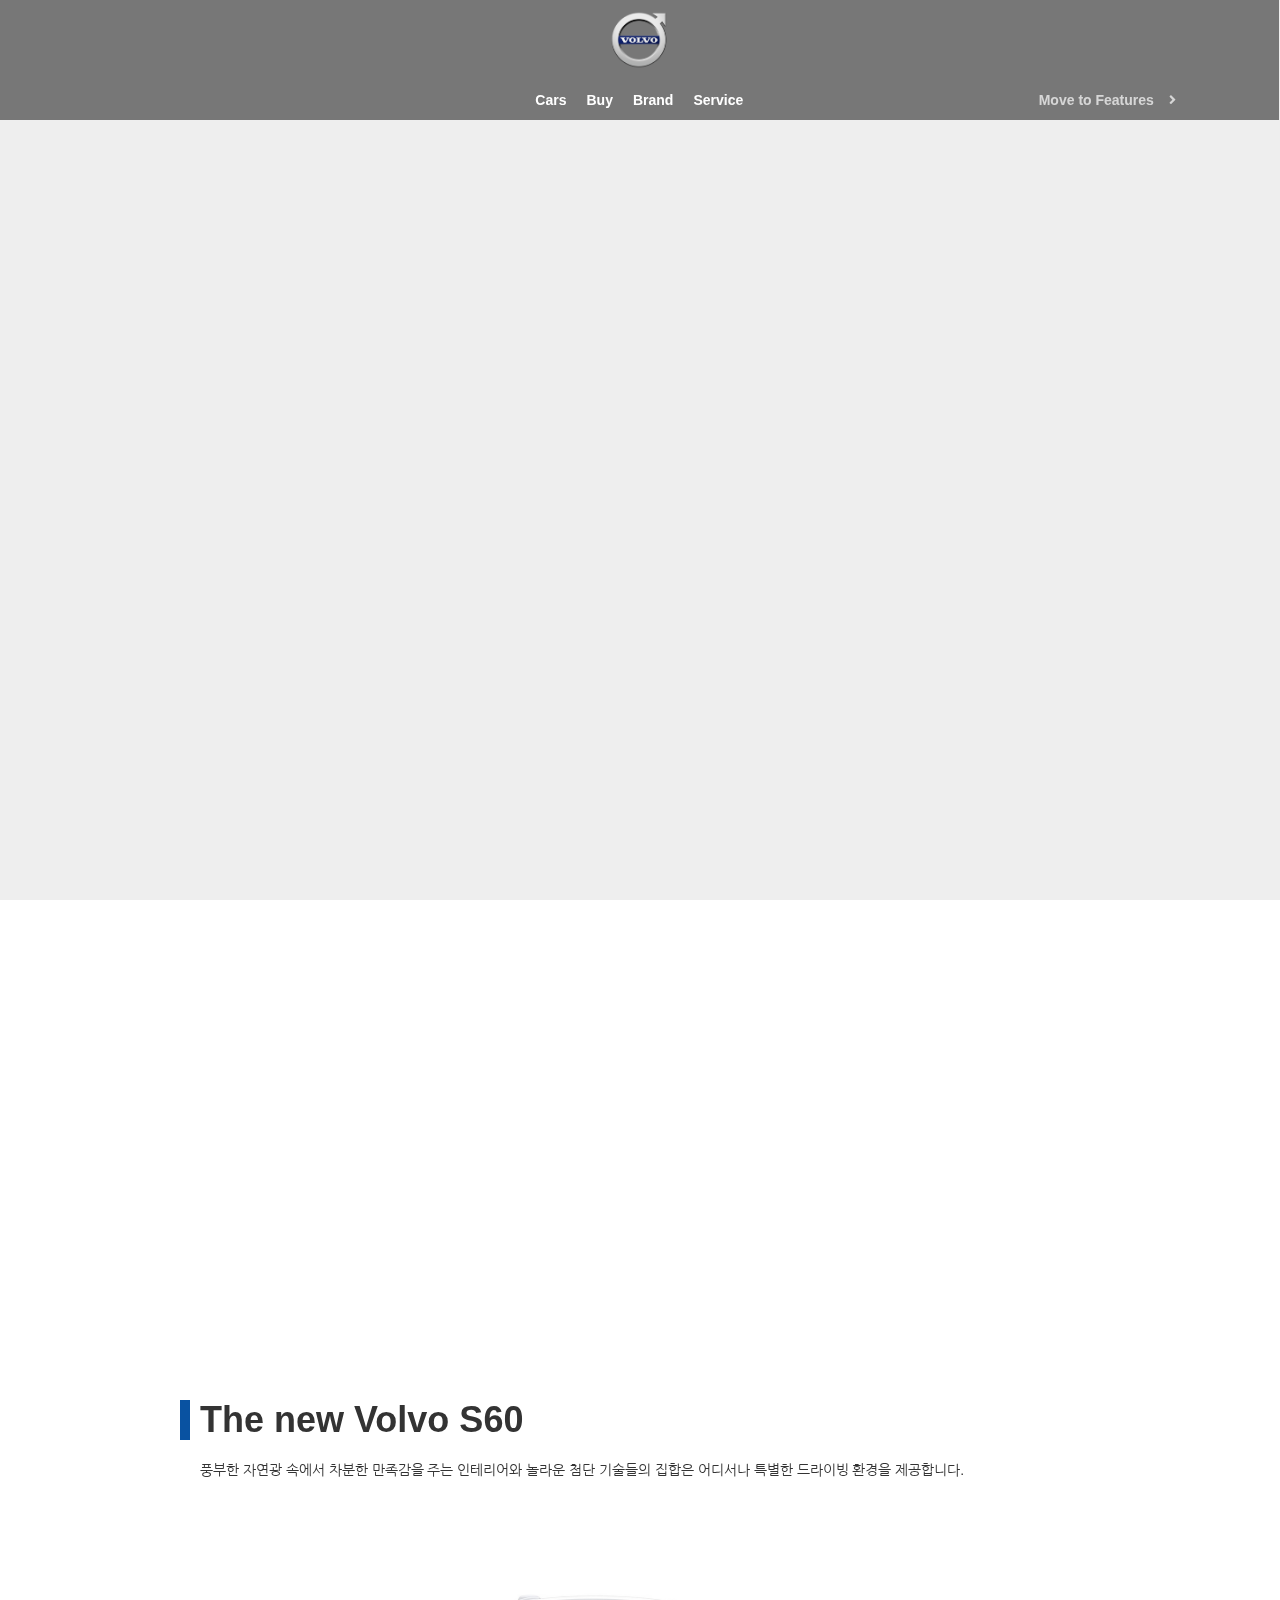
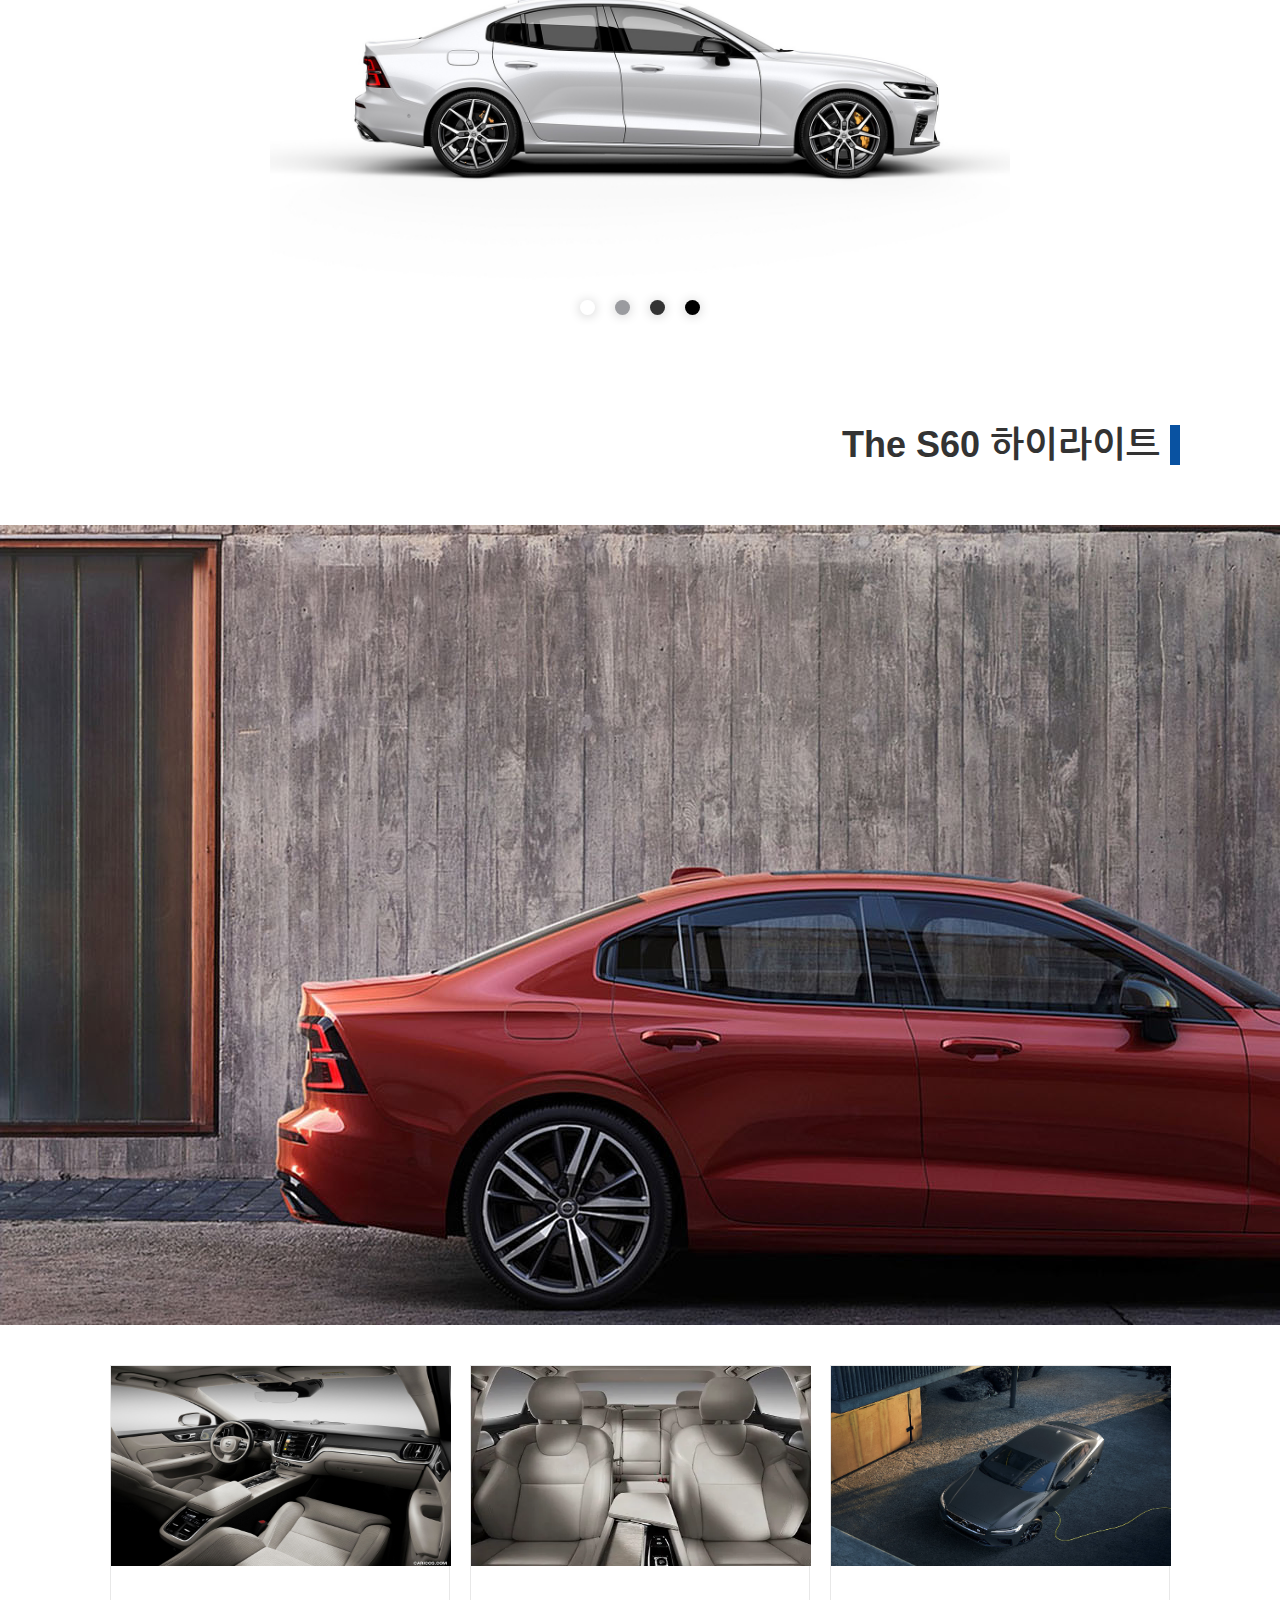
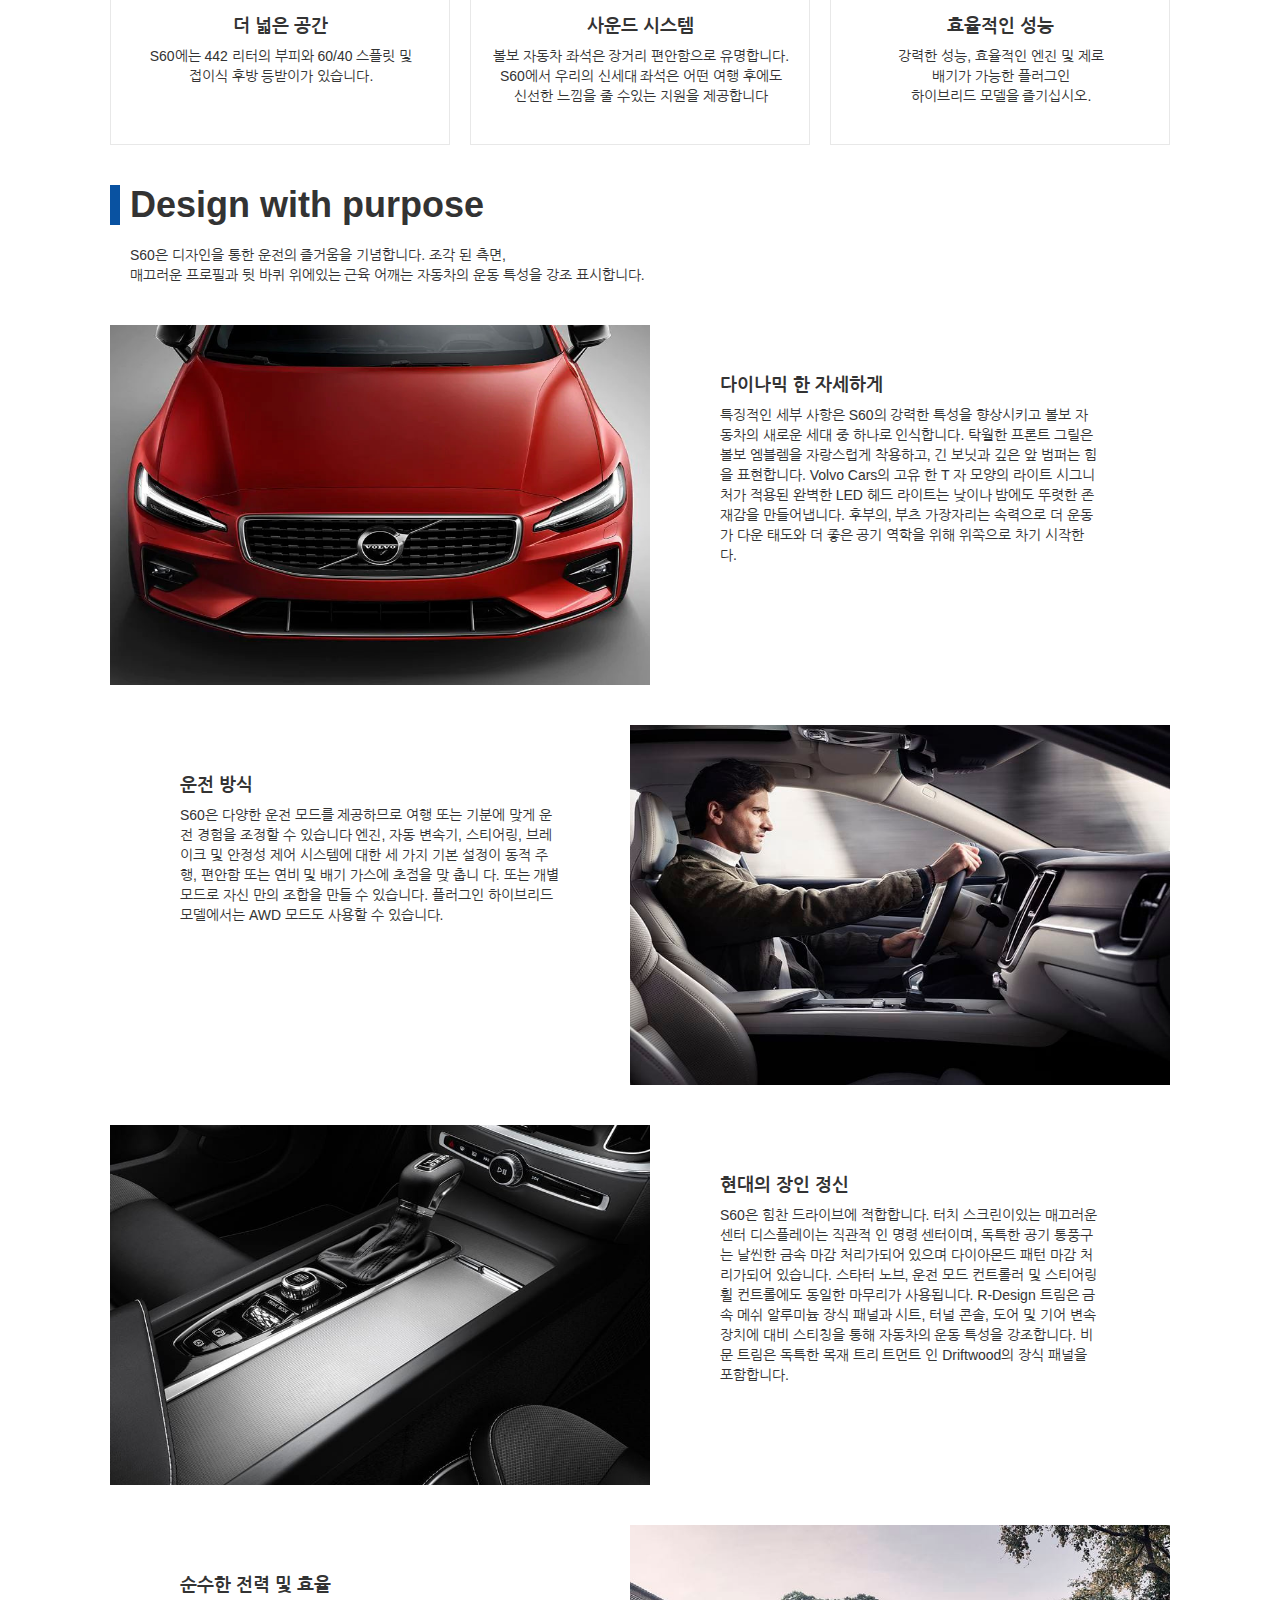
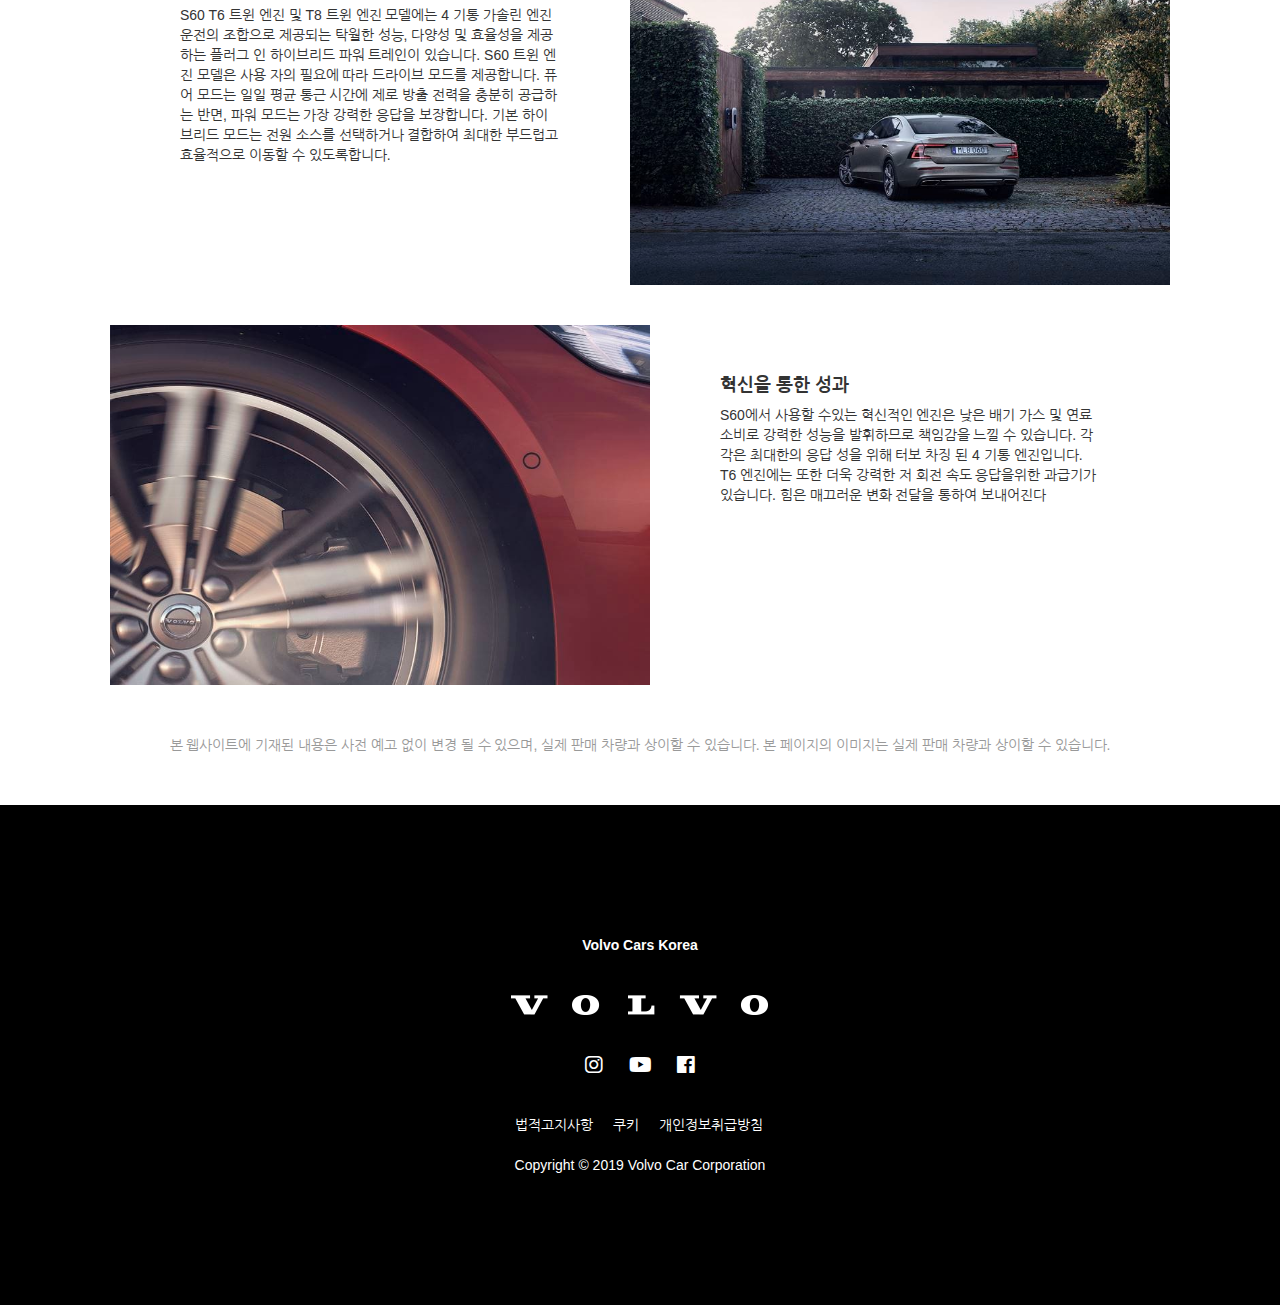
<file: sub04.html>
<!DOCTYPE html>
<html lang="en">
<head>
    <meta charset="UTF-8">
    <title>day04.html</title>
    <link rel="stylesheet" href="css/all.css">
    <link rel="stylesheet" href="css/reset.css">
    <link href="https://fonts.googleapis.com/css?family=Nanum+Gothic" rel="stylesheet">
    <link rel="stylesheet" href="css/common.css">
    <link rel="stylesheet" href="css/sub04_style.css">

</head>

<body>

    <!--   header영역-->
    <div class="pmr">
        <div class="btnWrap">
            <h4><a href="sub04-01.html">Move to Features &nbsp;&nbsp; <i class="fas fa-angle-right"></i></a></h4>
        </div>
    </div>
    <!--nav-->
    <input type="radio" name="vol1" id="cars">
    <input type="radio" name="vol1" id="buy">
    <input type="radio" name="vol1" id="brand">
    <input type="radio" name="vol1" id="service">
    <input type="radio" name="vol1" id="close">
    <div class="gnbWrap">
        <nav>
            <h1><a href="index.html"></a></h1>
            <ul>
                <li><label for="cars">Cars</label></li>
                <li><label for="buy">Buy</label></li>
                <li><label for="brand">Brand</label></li>
                <li><label for="service">Service</label></li>
            </ul>
            <div><label for="close"><i class="fas fa-times"></i></label></div>
        </nav>
    </div>
    <div class="lnbWrap">
        <div class="carsWrap">
            <nav class="cars">
                <ul>
                    <li class="s60">
                        <figure><a href="sub04.html"></a></figure>
                        <h4>S60</h4>
                        <p>당신의 심장을 뛰게 할<br>디자인과 퍼포먼스</p>
                    </li>
                    <li class="s90">
                        <figure><a href="sub03.html"></a></figure>
                        <h4>S90</h4>
                        <p>럭셔리 세단의 과감한 변화<br>가장 스웨디시한 럭셔리</p>
                    </li>
                    <li class="xc40">
                        <figure><a href="sub02.html"></a></figure>
                        <h4>XC40</h4>
                        <p>운전자에게 가장 적합한<br>도시형 SUV</p>
                    </li>
                    <li class="xc60">
                        <figure><a href="sub01.html"></a></figure>
                        <h4>XC60</h4>
                        <p>우월한 존재감,<br>스웨덴의 솜씨.</p>
                    </li>
                </ul>
            </nav>
        </div>
        <div class="buyWrap">
            <nav class="buy">
                <ul>
                    <li><a href="sub05.html">Dealer</a></li>
                    <li><a href="sub06.html">Promotion</a></li>
                </ul>
            </nav>
        </div>
        <div class="brandWrap">
            <nav class="brand">
                <ul>
                    <li><a href="sub07.html">Heritage</a></li>
                    <li><a href="sub08.html">Experience</a></li>
                </ul>
            </nav>
        </div>
        <div class="serviceWrap">
            <nav class="service">
                <ul>
                    <li><a href="sub09.html">Service</a></li>
                    <li><a href="sub10.html">Tutotial</a></li>
                </ul>
            </nav>
        </div>
    </div>

    <!--배너영역-->

    <main>
        <div class="frame">
            <iframe width="100%" height="1080px" src="https://www.youtube.com/embed/Ubf0jjYP_1k?autoplay=1" frameborder="0" allow="accelerometer; autoplay; encrypted-media; gyroscope; picture-in-picture" allowfullscreen></iframe>
        </div>
    </main>

    <!--카이미지-->
    <div class="content c1">
        <header>
            <div></div>
            <h2>The new Volvo S60</h2>
            <P>
                풍부한 자연광 속에서 차분한 만족감을 주는 인테리어와 놀라운 첨단 기술들의 집합은 어디서나 특별한 드라이빙 환경을 제공합니다.
            </P>
        </header>
        <section class="carWrap">

            <input type="radio" name="slider" id="car1">
            <input type="radio" name="slider" id="car2">
            <input type="radio" name="slider" id="car3">
            <input type="radio" name="slider" id="car4">


            <ul class="imgGroup">
                <li class="ca1"></li>
                <li class="ca2"></li>
                <li class="ca3"></li>
                <li class="ca4"></li>

            </ul>
            <ul class="btnGroup">
                <li><label for="car1"></label></li>
                <li><label for="car2"></label></li>
                <li><label for="car3"></label></li>
                <li><label for="car4"></label></li>

            </ul>
        </div>
    </div>

    <!--    하이라이트-->
    <div class="content cardWrap">

        <header>
            <div></div>
            <h2>The S60 하이라이트</h2>
        </header>
        <div class="img"></div>
        <div class="imgCard">

            <div class="article a1">
                <div><img src="img/sub04/card1.jpg" alt="" width="100%" height="200px"></div>
                <div class="box">
                    <h3>더 넓은 공간</h3>
                    <p>
                        S60에는 442 리터의 부피와 60/40 스플릿 및<br>
                        접이식 후방 등받이가 있습니다.
                    </p>
                </div>
            </div>

            <div class="article a1">
                <div><img src="img/sub04/card2.png" alt="" width="100%" height="200px"></div>
                <div class="box">
                    <h3>

                        사운드 시스템
                    </h3>
                    <p>

                        볼보 자동차 좌석은 장거리 편안함으로 유명합니다.<br>
                        S60에서 우리의 신세대 좌석은 어떤 여행 후에도<br>
                        신선한 느낌을 줄 수있는 지원을 제공합니다
                    </p>
                </div>
            </div>

            <div class="article a1">
                <div><img src="img/sub04/card3.jpg" alt="" width="100%" height="200px"></div>
                <div class="box">
                    <h3>효율적인 성능</h3>
                    <p>
                        강력한 성능, 효율적인 엔진 및 제로<br>
                        배기가 가능한 플러그인<br> 하이브리드 모델을 즐기십시오.
                    </p>
                </div>
            </div>
        </div>

    </div>

    <div class="content explain">
        <header>
            <div></div>
            <h2>Design with purpose</h2>
            <p>
                S60은 디자인을 통한 운전의 즐거움을 기념합니다. 조각 된 측면,<br>
                매끄러운 프로필과 뒷 바퀴 위에있는 근육 어깨는 자동차의 운동 특성을 강조 표시합니다.
            </p>
        </header>

        <div class="section">
            <article>
                <div><img src="img/sub04/segment1.JPG" height="360px" width="540"></div>
                <div class="segment">
                    <h3>다이나믹 한 자세하게</h3>
                    <p>
                        특징적인 세부 사항은 S60의 강력한 특성을 향상시키고 볼보 자동차의
                        새로운 세대 중 하나로 인식합니다. 탁월한 프론트 그릴은 볼보 엠블렘을
                        자랑스럽게 착용하고, 긴 보닛과 깊은 앞 범퍼는 힘을 표현합니다.
                        Volvo Cars의 고유 한 T 자 모양의 라이트 시그니처가 적용된 완벽한
                        LED 헤드 라이트는 낮이나 밤에도 뚜렷한 존재감을 만들어냅니다.
                        후부의, 부츠 가장자리는 속력으로 더 운동가 다운 태도와 더 좋은 공기
                        역학을 위해 위쪽으로 차기 시작한다.
                    </p>
                </div>
            </article>

            <article>
                <div class="segment">
                    <h3 class="tar">운전 방식</h3>
                    <p> S60은 다양한 운전 모드를 제공하므로 여행 또는 기분에 맞게 운전
                        경험을 조정할 수 있습니다 엔진, 자동 변속기, 스티어링, 브레이크
                        및 안정성 제어 시스템에 대한 세 가지 기본 설정이 동적 주행,
                        편안함 또는 연비 및 배기 가스에 초점을 맞 춥니 다.
                        또는 개별 모드로 자신 만의 조합을 만들 수 있습니다.
                        플러그인 하이브리드 모델에서는 AWD 모드도 사용할 수 있습니다.
                    </p>
                </div>
                <div><img src="img/sub04/segment2.jpg" height="360px" width="540"></div>
            </article>

            <article>
                <div><img src="img/sub04/segment3.jpg" height="360px" width="540"></div>
                <div class="segment">
                    <h3>현대의 장인 정신</h3>
                    <p>

                        S60은 힘찬 드라이브에 적합합니다. 터치 스크린이있는 매끄러운 센터
                        디스플레이는 직관적 인 명령 센터이며, 독특한 공기 통풍구는 날씬한
                        금속 마감 처리가되어 있으며 다이아몬드 패턴 마감 처리가되어 있습니다.
                        스타터 노브, 운전 모드 컨트롤러 및 스티어링 휠 컨트롤에도 동일한
                        마무리가 사용됩니다. R-Design 트림은 금속 메쉬 알루미늄 장식 패널과
                        시트, 터널 콘솔, 도어 및 기어 변속 장치에 대비 스티칭을 통해 자동차의
                        운동 특성을 강조합니다. 비문 트림은 독특한 목재 트리 트먼트 인
                        Driftwood의 장식 패널을 포함합니다.
                    </p>
                </div>
            </article>

            <article>

                <div class="segment">
                    <h3 class="tar">
                        순수한 전력 및 효율
                    </h3>
                    <p>
                        S60 T6 트윈 엔진 및 T8 트윈 엔진 모델에는 4 기통 가솔린 엔진 운전의
                        조합으로 제공되는 탁월한 성능, 다양성 및 효율성을 제공하는 플러그
                        인 하이브리드 파워 트레인이 있습니다. S60 트윈 엔진 모델은 사용
                        자의 필요에 따라 드라이브 모드를 제공합니다.
                        퓨어 모드는 일일 평균 통근 시간에 제로 방출 전력을 충분히 공급하는
                        반면, 파워 모드는 가장 강력한 응답을 보장합니다. 기본 하이브리드
                        모드는 전원 소스를 선택하거나 결합하여 최대한 부드럽고
                        효율적으로 이동할 수 있도록합니다.
                    </p>
                </div>
                <div>
                    <img src="img/sub04/segment4.jpg" height="360px" width="540">
                </div>
            </article>

            <article>
                <div>
                    <img src="img/sub04/segment5.jpg" height="360px" width="540">
                </div>
                <div class="segment">
                    <h3> 혁신을 통한 성과</h3>
                    <p>
                        S60에서 사용할 수있는 혁신적인 엔진은 낮은 배기 가스 및 연료 소비로
                        강력한 성능을 발휘하므로 책임감을 느낄 수 있습니다. 각각은 최대한의
                        응답 성을 위해 터보 차징 된 4 기통 엔진입니다. T6 엔진에는 또한 더욱
                        강력한 저 회전 속도 응답을위한 과급기가 있습니다. 힘은 매끄러운 변화
                        전달을 통하여 보내어진다 <br><br><br><br>
                    </p>
                </div>
            </article>
            <div class="finally">
                <p>
                    본 웹사이트에 기재된 내용은 사전 예고 없이 변경 될 수 있으며, 실제 판매 차량과 상이할 수 있습니다. 본 페이지의 이미지는 실제 판매 차량과 상이할 수 있습니다.
                </p>
        </div>
    </div>




    <!--footer-->
    <div class="ftrWrap">
        <footer>
            <h4>Volvo Cars Korea</h4>
            <h1><a href="#"><img src="img/common/volvoT.png" alt=""></a></h1>
            <div class="icon"><a href="https://www.instagram.com/volvocarkorea/" target="_blank"><i class="fab fa-instagram"></i></a> <a href="https://www.youtube.com/channel/UCyZk3V2z0Xa2mSXwYIOrciw" target="_blank"><i class="fab fa-youtube"></i></a> <a href="https://www.facebook.com/VolvoCarKorea/" target="_blank"><i class="fab fa-facebook"></i></a></div>
            <ul>
                <li><a href="https://www.volvocars.com/kr/footer/legal" target="_blank">법적고지사항</a></li>
                <li><a href="https://www.volvocars.com/kr/footer/cookies" target="_blank">쿠키</a></li>
                <li><a href="https://www.volvocars.com/kr/footer/privacy" target="_blank">개인정보취급방침</a></li>
            </ul>
            <p>Copyright © 2019 Volvo Car Corporation</p>
        </footer>
    </div>
</body>

</html>
</file>
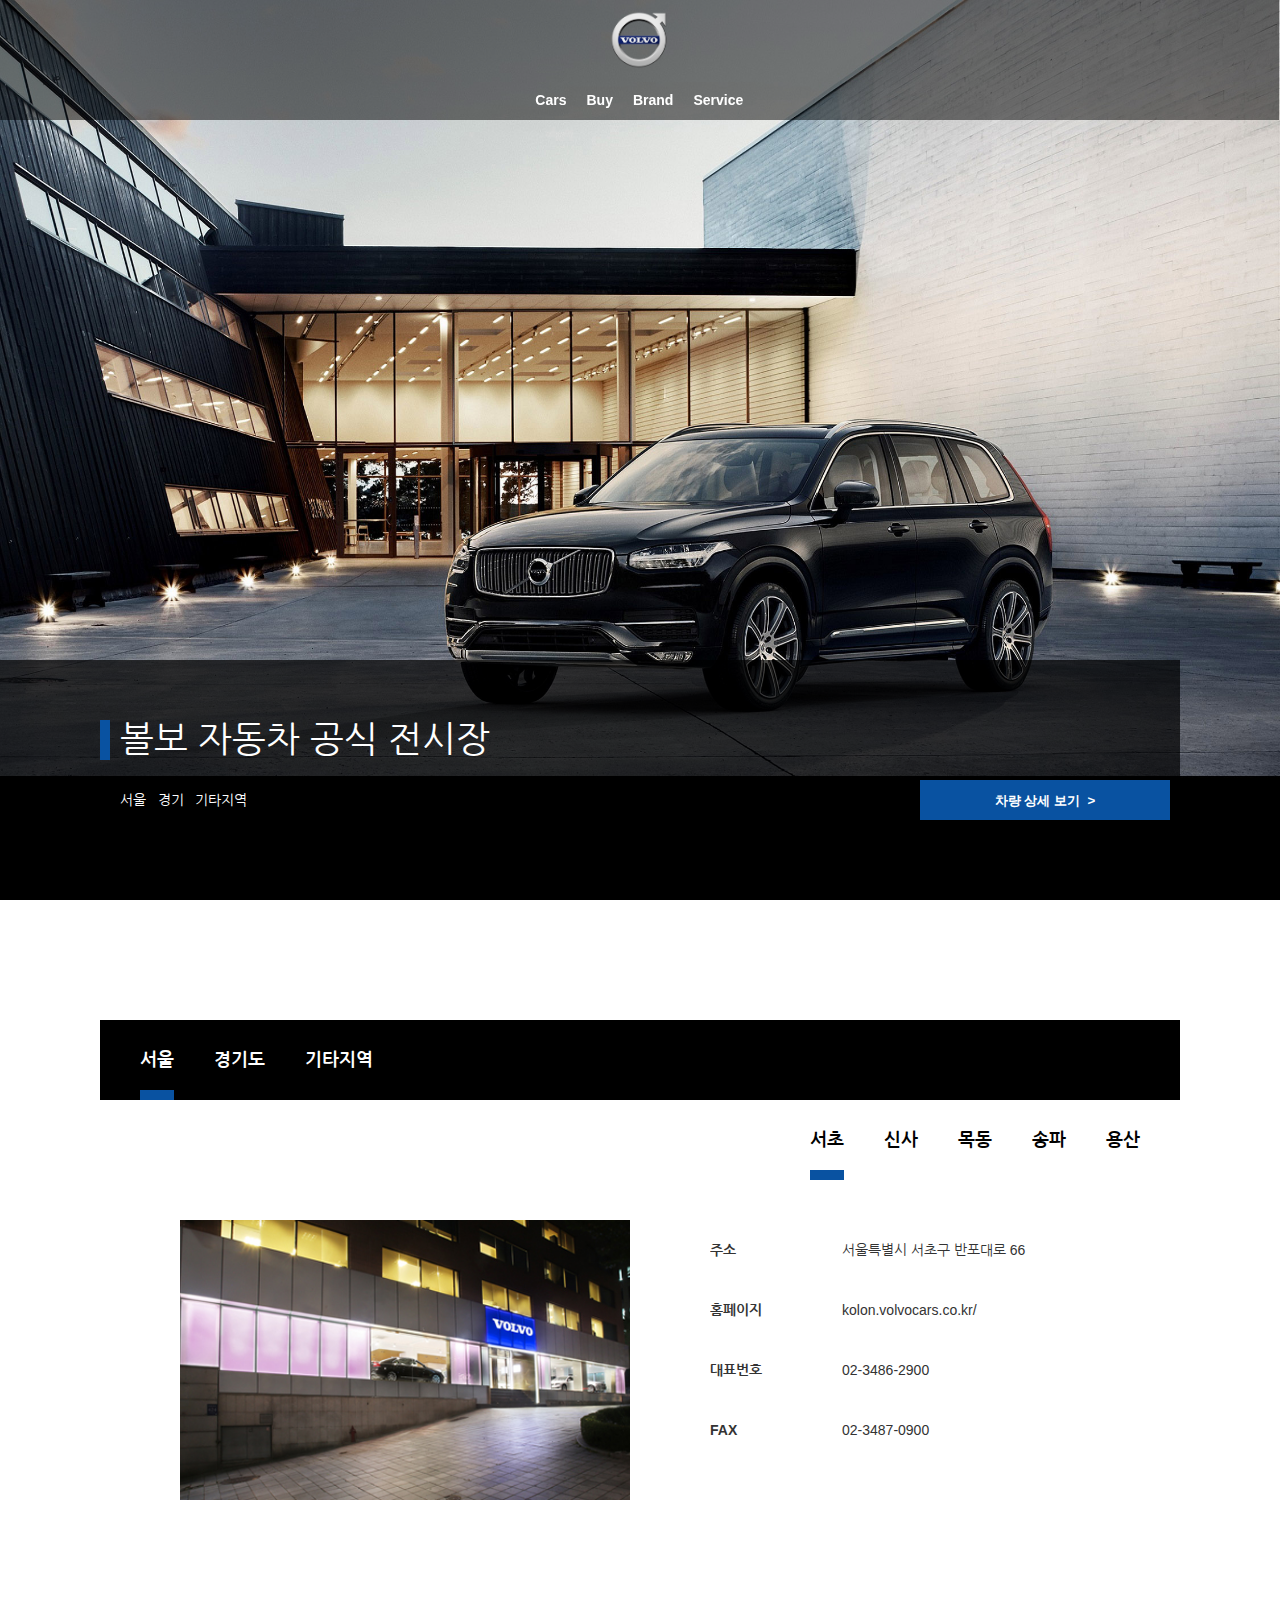
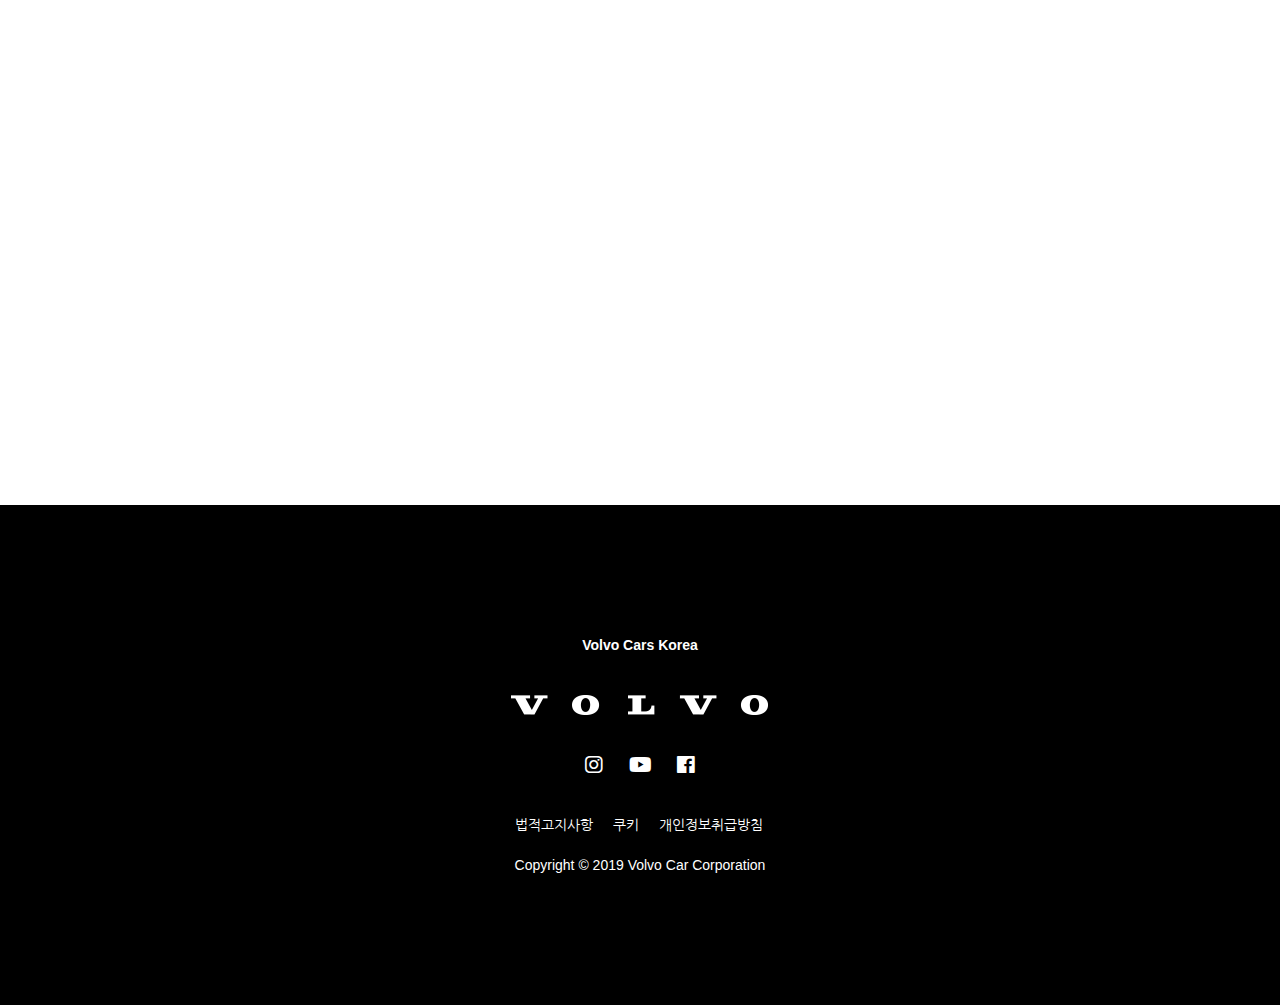
<file: sub05.html>
<!DOCTYPE html>
<html lang="ko">

<head>
    <meta charset="UTF-8">
    <title>sub05_dealer.html</title>
    <link rel="stylesheet" href="css/all.css">
    <link rel="stylesheet" href="css/reset.css">
    <link href="https://fonts.googleapis.com/css?family=Nanum+Gothic" rel="stylesheet">
    <link rel="stylesheet" href="css/common.css">
    <link rel="stylesheet" href="css/sub05_style.css">

    <!--<script charset="UTF-8" class="daum_roughmap_loader_script" src="http://dmaps.daum.net/map_js_init/roughmapLoader.js"></script>-->


</head>

<body>
    <!--nav-->
    <input type="radio" name="vol1" id="cars">
    <input type="radio" name="vol1" id="buy">
    <input type="radio" name="vol1" id="brand">
    <input type="radio" name="vol1" id="service">
    <input type="radio" name="vol1" id="close">
    <div class="gnbWrap">
        <nav>
            <h1><a href="index.html"></a></h1>
            <ul>
                <li><label for="cars">Cars</label></li>
                <li><label for="buy">Buy</label></li>
                <li><label for="brand">Brand</label></li>
                <li><label for="service">Service</label></li>
            </ul>
            <div><label for="close"><i class="fas fa-times"></i></label></div>
        </nav>
    </div>
    <div class="lnbWrap">
        <div class="carsWrap">
            <nav class="cars">
                <ul>
                    <li class="s60">
                        <figure><a href="sub04.html"></a></figure>
                        <h4>S60</h4>
                        <p>당신의 심장을 뛰게 할<br>디자인과 퍼포먼스</p>
                    </li>
                    <li class="s90">
                        <figure><a href="sub03.html"></a></figure>
                        <h4>S90</h4>
                        <p>럭셔리 세단의 과감한 변화<br>가장 스웨디시한 럭셔리</p>
                    </li>
                    <li class="xc40">
                        <figure><a href="sub02.html"></a></figure>
                        <h4>XC40</h4>
                        <p>운전자에게 가장 적합한<br>도시형 SUV</p>
                    </li>
                    <li class="xc60">
                        <figure><a href="sub01.html"></a></figure>
                        <h4>XC60</h4>
                        <p>우월한 존재감,<br>스웨덴의 솜씨.</p>
                    </li>
                </ul>
            </nav>
        </div>
        <div class="buyWrap">
            <nav class="buy">
                <ul>
                    <li><a href="sub05.html">Dealer</a></li>
                    <li><a href="sub06.html">Promotion</a></li>
                </ul>
            </nav>
        </div>
        <div class="brandWrap">
            <nav class="brand">
                <ul>
                    <li><a href="sub07.html">Heritage</a></li>
                    <li><a href="sub08.html">Experience</a></li>
                </ul>
            </nav>
        </div>
        <div class="serviceWrap">
            <nav class="service">
                <ul>
                    <li><a href="sub09.html">Service</a></li>
                    <li><a href="sub10.html">Tutotial</a></li>
                </ul>
            </nav>
        </div>
    </div>

    <!--main-->
    <main>
        <header class="ani">
            <div class="title">
                <div class="bar"></div>
                <h2>볼보 자동차 공식 전시장</h2>
            </div>
            <div class="segment">
                <p>서울&nbsp; &nbsp;경기&nbsp; &nbsp;기타지역</p>
                <a href="sub01.html">
                    <button>차량 상세 보기&nbsp;&nbsp;&gt;</button>
                </a>
            </div>
        </header>
    </main>


    <!--content-->
    <!--name은 input을 하나로 묶어주는 것 /
    class는 중복가능, id=for는 중복불가능-->
    <!--ctrl+shift+d 누르면 한 줄 삭제-->
    <input type="radio" name="bt" id="art01" checked>
    <input type="radio" name="bt" id="art02">
    <input type="radio" name="bt" id="art03">

    <input type="radio" name="st" id="sc01" checked>
    <input type="radio" name="st" id="sc02">
    <input type="radio" name="st" id="sc03">
    <input type="radio" name="st" id="sc04">
    <input type="radio" name="st" id="sc05">

    <input type="radio" name="st1" id="sc011" checked>
    <input type="radio" name="st1" id="sc022">
    <input type="radio" name="st1" id="sc033">
    <input type="radio" name="st1" id="sc044">

    <input type="radio" name="st2" id="sc0111" checked>
    <input type="radio" name="st2" id="sc0222">
    <input type="radio" name="st2" id="sc0333">
    <input type="radio" name="st2" id="sc0444">

    <div class="content">
        <header>
            <ul>
                <li><label for="art01" class="h1">서울</label></li>
                <li><label for="art02" class="h2">경기도</label></li>
                <li><label for="art03" class="h3">기타지역</label></li>
            </ul>
        </header>
        <section>
            <article class="art01">
                <header>
                    <ul>
                        <li><label for="sc01" class="s1">서초</label></li>
                        <li><label for="sc02" class="s2">신사</label></li>
                        <li><label for="sc03" class="s3">목동</label></li>
                        <li><label for="sc04" class="s4">송파</label></li>
                        <li><label for="sc05" class="s5">용산</label></li>
                    </ul>
                </header>
                <!--서초-->
                <section class="sc01">
                    <article class="detail">
                        <div class="segment img"></div>
                        <div class="segment text">
                            <ul class="title">
                                <li>주소</li>
                                <li>홈페이지</li>
                                <li>대표번호</li>
                                <li>FAX</li>
                            </ul>
                            <ul>
                                <li>서울특별시 서초구 반포대로 66</li>
                                <li><a href="kolon.volvocars.co.kr/">
                                kolon.volvocars.co.kr/</a>
                                </li>
                                <li>02-3486-2900</li>
                                <li>02-3487-0900</li>
                            </ul>
                        </div>
                    </article>
                    <article>
                        <iframe src="https://www.google.com/maps/embed?pb=!1m18!1m12!1m3!1d3165.911721132917!2d127.00847161564646!3d37.4864095364698!2m3!1f0!2f0!3f0!3m2!1i1024!2i768!4f13.1!3m3!1m2!1s0x357ca055b7009ce3%3A0xafd92860fb10956f!2z67O867O07J6Q64-Z7LCo7ISc7LSI7KCE7Iuc7J6l!5e0!3m2!1sko!2skr!4v1548744328706" width="1080" height="440" frameborder="0" style="border:0" allowfullscreen></iframe>
                    </article>

                </section>
                <!--신사-->
                <section class="sc02">
                    <article class="detail">
                        <div class="segment img"></div>
                        <div class="segment text">
                            <ul class="title">
                                <li>주소</li>
                                <li>홈페이지</li>
                                <li>대표번호</li>
                                <li>FAX</li>
                            </ul>
                            <ul>
                                <li>서울특별시 강남구 도산대로 165</li>
                                <li>
                                <a href="h.volvocars.co.kr/">
                                h.volvocars.co.kr/</a></li>
                                <li>02-515-9090</li>
                                <li>02-515-9089</li>
                            </ul>
                        </div>
                    </article>
                    <article>
                        <iframe src="https://www.google.com/maps/embed?pb=!1m18!1m12!1m3!1d3164.5140785236595!2d127.02444381564716!3d37.51937733458438!2m3!1f0!2f0!3f0!3m2!1i1024!2i768!4f13.1!3m3!1m2!1s0x357ca3ed189912c7%3A0x8b5915bbb3edff30!2z67O867O0IOqwleuCqOyLoOyCrOyghOyLnOyepQ!5e0!3m2!1sko!2skr!4v1548743973426" width="1080" height="440" frameborder="0" style="border:0" allowfullscreen></iframe>
                    </article>
                </section>
                <!--목동-->
                <section class="sc03">
                    <article class="detail">
                        <div class="segment img"></div>
                        <div class="segment text">
                            <ul class="title">
                                <li>주소</li>
                                <li>홈페이지</li>
                                <li>대표번호</li>
                                <li>FAX</li>
                            </ul>
                            <ul>
                                <li>서울시 양천구 신목로7길</li>
                                <li><a href="aju.volvocars.co.kr/">
                                aju.volvocars.co.kr/</a></li>
                                <li>02-2061-6789</li>
                                <li>02-2061-5959</li>
                            </ul>
                        </div>
                    </article>
                    <article>
                        <iframe src="https://www.google.com/maps/embed?pb=!1m18!1m12!1m3!1d3164.5001722115016!2d126.87006451564707!3d37.519705234565876!2m3!1f0!2f0!3f0!3m2!1i1024!2i768!4f13.1!3m3!1m2!1s0x357c9e7e672c27d5%3A0x8ab0e46efc22f598!2z67O867O0IOuqqeuPmeqzteyLneuUnOufrCDslYTso7zsmKTthqDrpqzsm4A!5e0!3m2!1sko!2skr!4v1548744081979" width="1080" height="440" frameborder="0" style="border:0" allowfullscreen></iframe>
                    </article>
                </section>
                <!--송파-->
                <section class="sc04">
                    <article class="detail">
                        <div class="segment img"></div>
                        <div class="segment text">
                            <ul class="title">
                                <li>주소</li>
                                <li>홈페이지</li>
                                <li>대표번호</li>
                                <li>FAX</li>
                            </ul>
                            <ul>
                                <li>서울특별시 송파구 위례성대로 124</li>
                                <li><a href="kolon.volvocars.co.kr/">
                                kolon.volvocars.co.kr/</a></li>
                                <li>02-413-0900</li>
                                <li>02-413-0907</li>
                            </ul>
                        </div>
                    </article>
                    <article>
                        <iframe src="https://www.google.com/maps/embed?pb=!1m18!1m12!1m3!1d3164.815598200667!2d127.12340481564684!3d37.51226713499123!2m3!1f0!2f0!3f0!3m2!1i1024!2i768!4f13.1!3m3!1m2!1s0x357ca57d536b7409%3A0xd9ae83bd2687bbfb!2zVk9MVk8g7Iah7YyM7KCE7Iuc7J6lLCBBU-yEvO2EsA!5e0!3m2!1sko!2skr!4v1548744508199" width="1080" height="440" frameborder="0" style="border:0" allowfullscreen></iframe>
                    </article>
                </section>
                <!--용산-->
                <section class="sc05">
                    <article class="detail">
                        <div class="segment img"></div>
                        <div class="segment text">
                            <ul class="title">
                                <li>주소</li>
                                <li>홈페이지</li>
                                <li>대표번호</li>
                                <li>FAX</li>
                            </ul>
                            <ul>
                                <li>서울특별시 용산구 한강대로 29</li>
                                <li><a href="ch.volvocars.co.kr/">
                                ch.volvocars.co.kr/
                                </a></li>
                                <li>02-794-1800</li>
                                <li>02-794-1803</li>
                            </ul>
                        </div>
                    </article>
                    <article>
                        <iframe src="https://www.google.com/maps/embed?pb=!1m18!1m12!1m3!1d3164.319206822772!2d126.96034091564715!3d37.52397203432175!2m3!1f0!2f0!3f0!3m2!1i1024!2i768!4f13.1!3m3!1m2!1s0x357ca1f85136c7b1%3A0xe47e4b5fa6f55ded!2zVk9MVk_smqnsgrDsoITsi5zsnqU!5e0!3m2!1sko!2skr!4v1548744219097" width="1080" height="440" frameborder="0" style="border:0" allowfullscreen></iframe>
                    </article>
                </section>
            </article>

            <!--경기도-->
               <article class="art02">
                <header>
                    <ul>
                        <li><label for="sc011" class="s1">분당</label></li>
                        <li><label for="sc022" class="s2">수원</label></li>
                        <li><label for="sc033" class="s3">안양</label></li>
                        <li><label for="sc044" class="s4">일산</label></li>
                    </ul>
                </header>
                <!--분당-->
                <section class="sc01">
                    <article class="detail">
                        <div class="segment img"></div>
                        <div class="segment text">
                            <ul class="title">
                                <li>주소</li>
                                <li>홈페이지</li>
                                <li>대표번호</li>
                                <li>FAX</li>
                            </ul>
                            <ul>
                                <li>경기도 성남시 분당구 서현1동 99-1</li>
                                <li><a href="h.volvocars.co.kr/">
                                h.volvocars.co.kr/</a></li>
                                <li>031-707-2266</li>
                                <li>031-707-9166</li>
                            </ul>
                        </div>
                    </article>
                    <article>
                        <iframe src="https://www.google.com/maps/embed?pb=!1m18!1m12!1m3!1d12681.466689756493!2d127.10759544098715!3d37.381159977955996!2m3!1f0!2f0!3f0!3m2!1i1024!2i768!4f13.1!3m3!1m2!1s0x357b57fbd6127d9d%3A0x24393ab11f86e2b!2z67O867O07J6Q64-Z7LCo67aE64u57KCE7Iuc7J6l!5e0!3m2!1sko!2skr!4v1548744973696" width="1080" height="440" frameborder="0" style="border:0" allowfullscreen></iframe>
                    </article>
                </section>
                <!--수원-->
                <section class="sc02">
                    <article class="detail">
                        <div class="segment img"></div>
                        <div class="segment text">
                            <ul class="title">
                                <li>주소</li>
                                <li>홈페이지</li>
                                <li>대표번호</li>
                                <li>FAX</li>
                            </ul>
                            <ul>
                                <li>경기도 수원시 영통구 매탄2동 102-22</li>
                                <li><a href="h.volvocars.co.kr/">
                                h.volvocars.co.kr/</a></li>
                                <li>031-216-6777</li>
                                <li>031-216-6464</li>
                            </ul>
                        </div>
                    </article>
                    <article>
                        <iframe src="https://www.google.com/maps/embed?pb=!1m18!1m12!1m3!1d3175.0879848409195!2d127.05371216564217!3d37.26934064884934!2m3!1f0!2f0!3f0!3m2!1i1024!2i768!4f13.1!3m3!1m2!1s0x357b5b52a3142e49%3A0x9d0f782af650fd6f!2z67O867O07IiY7JuQ7KCE7Iuc7J6l!5e0!3m2!1sko!2skr!4v1548744833536" width="1080" height="440" frameborder="0" style="border:0" allowfullscreen></iframe>
                    </article>
                </section>
                <!--안양-->
                <section class="sc03">
                    <article class="detail">
                        <div class="segment img"></div>
                        <div class="segment text">
                            <ul class="title">
                                <li>주소</li>
                                <li>홈페이지</li>
                                <li>대표번호</li>
                                <li>FAX</li>
                            </ul>
                            <ul>
                                <li>안양시 동안구 관악대로 265</li>
                                <li><a href="aju.volvocars.co.kr/">
                                aju.volvocars.co.kr/</a></li>
                                <li>031-385-6789</li>
                                <li>031-385-5535</li>
                            </ul>
                        </div>
                    </article>
                    <article>
                        <iframe src="https://www.google.com/maps/embed?pb=!1m18!1m12!1m3!1d3169.465669218934!2d126.9500536656448!3d37.40246684126426!2m3!1f0!2f0!3f0!3m2!1i1024!2i768!4f13.1!3m3!1m2!1s0x357b61c868cd9ad7%3A0x34feba13c4294f7a!2z67O867O0IOyVhOyjvOyYpO2GoOumrOybgCDslYjslpHsoITsi5zsnqU!5e0!3m2!1sko!2skr!4v1548744655991" width="1080" height="440" frameborder="0" style="border:0" allowfullscreen></iframe>
                    </article>
                </section>
                <!--일산-->
                <section class="sc04">
                    <article class="detail">
                        <div class="segment img"></div>
                        <div class="segment text">
                            <ul class="title">
                                <li>주소</li>
                                <li>홈페이지</li>
                                <li>대표번호</li>
                                <li>FAX</li>
                            </ul>
                            <ul>
                                <li>경기도 고양시 일산동구 풍동 123</li>
                                <li><a href="aju.volvocars.co.kr/">
                                aju.volvocars.co.kr/</a></li>
                                <li>031-906-6789</li>
                                <li>031-906-9797</li>
                            </ul>
                        </div>
                    </article>
                    <article>
                        <iframe src="https://www.google.com/maps/embed?pb=!1m18!1m12!1m3!1d3158.429675796375!2d126.80200181564986!3d37.66261032637715!2m3!1f0!2f0!3f0!3m2!1i1024!2i768!4f13.1!3m3!1m2!1s0x357c9073458c93bf%3A0x17295892cc1dfbb4!2z7JWE7KO87Jik7Yag66as7JuAKOyjvCk!5e0!3m2!1sko!2skr!4v1548744930745" width="1080" height="440" frameborder="0" style="border:0" allowfullscreen></iframe>
                    </article>
                </section>
            </article>

            <!--기타지역-->
               <article class="art03">
                <header>
                    <ul>
                        <li><label for="sc0111" class="s1">대전</label></li>
                        <li><label for="sc0222" class="s2">대구</label></li>
                        <li><label for="sc0333" class="s3">광안</label></li>
                        <li><label for="sc0444" class="s4">울산</label></li>
                    </ul>
                </header>
                <!--대전-->
                <section class="sc01">
                    <article class="detail">
                        <div class="segment img"></div>
                        <div class="segment text">
                            <ul class="title">
                                <li>주소</li>
                                <li>홈페이지</li>
                                <li>대표번호</li>
                                <li>FAX</li>
                            </ul>
                            <ul>
                                <li>대전광역시 대덕구 중리동 230-8</li>
                                <li><a href="h.volvocars.co.kr/">
                                h.volvocars.co.kr/</a></li>
                                <li>042-628-2200</li>
                                <li>042-628-6084</li>
                            </ul>
                        </div>
                    </article>
                    <article>
                        <iframe src="https://www.google.com/maps/embed?pb=!1m18!1m12!1m3!1d3213.094113637839!2d127.41993801562477!3d36.35849920013697!2m3!1f0!2f0!3f0!3m2!1i1024!2i768!4f13.1!3m3!1m2!1s0x356549abbcb21735%3A0x63e0e55ac936b465!2z67O867O07J6Q64-Z7LCo64yA7KCE7KCE7Iuc7J6l!5e0!3m2!1sko!2skr!4v1548745222107" width="1080" height="440" frameborder="0" style="border:0" allowfullscreen></iframe>
                    </article>
                </section>
                <!--대구-->
                <section class="sc02">
                    <article class="detail">
                        <div class="segment img"></div>
                        <div class="segment text">
                            <ul class="title">
                                <li>주소</li>
                                <li>홈페이지</li>
                                <li>대표번호</li>
                                <li>FAX</li>
                            </ul>
                            <ul>
                                <li>대구광역시 수성구 중동 192-1</li>
                                <li><a href="ty.volvocars.co.kr/">
                                ty.volvocars.co.kr/</a></li>
                                <li>053-768-5588</li>
                                <li>053-768-9517</li>
                            </ul>
                        </div>
                    </article>
                    <article>
                        <iframe src="https://www.google.com/maps/embed?pb=!1m18!1m12!1m3!1d3234.3297814035736!2d128.613894315615!3d35.84091632880453!2m3!1f0!2f0!3f0!3m2!1i1024!2i768!4f13.1!3m3!1m2!1s0x3565e253ff7b92cb%3A0x60ade362be07704c!2z67O867O064yA6rWs7KCE7Iuc7J6l!5e0!3m2!1sko!2skr!4v1548745182620" width="1080" height="440" frameborder="0" style="border:0" allowfullscreen></iframe>
                    </article>
                </section>
                <!--광안-->
                <section class="sc03">
                    <article class="detail">
                        <div class="segment img"></div>
                        <div class="segment text">
                            <ul class="title">
                                <li>주소</li>
                                <li>홈페이지</li>
                                <li>대표번호</li>
                                <li>FAX</li>
                            </ul>
                            <ul>
                                <li>부산광역시 수영구 광안동 159-19</li>
                                <li><a href="iron.volvocars.co.kr/">
                                iron.volvocars.co.kr/</a></li>
                                <li>051-759-1600</li>
                                <li>051-752-7200</li>
                            </ul>
                        </div>
                    </article>
                    <article>
                        <iframe src="https://www.google.com/maps/embed?pb=!1m18!1m12!1m3!1d13046.572873127318!2d129.11530929031397!3d35.16551772660973!2m3!1f0!2f0!3f0!3m2!1i1024!2i768!4f13.1!3m3!1m2!1s0x3568ed2936bd2b29%3A0x11d045c392736e87!2z67O867O06rSR7JWI7KCE7Iuc7J6l!5e0!3m2!1sko!2skr!4v1548745266969" width="1080" height="440" frameborder="0" style="border:0" allowfullscreen></iframe>
                    </article>
                </section>
                <!--울산-->
                <section class="sc04">
                    <article class="detail">
                        <div class="segment img"></div>
                        <div class="segment text">
                            <ul class="title">
                                <li>주소</li>
                                <li>홈페이지</li>
                                <li>대표번호</li>
                                <li>FAX</li>
                            </ul>
                            <ul>
                                <li>울산광역시 남구 삼산동 1540-10</li>
                                <li><a href="kolon.volvocars.co.kr/">
                                kolon.volvocars.co.kr/</a></li>
                                <li>052-268-0900</li>
                                <li>052-272-9990</li>
                            </ul>
                        </div>
                    </article>
                    <article>
                       <iframe src="https://www.google.com/maps/embed?pb=!1m18!1m12!1m3!1d4460.338665365928!2d129.33728077621356!3d35.544981594081285!2m3!1f0!2f0!3f0!3m2!1i1024!2i768!4f13.1!3m3!1m2!1s0x3567cd5542e99515%3A0xc0ec763ab4353f7!2z7L2U7Jik66Gx7Jik7Yag66qo7Yuw67iMIOuzvOuztCDsmrjsgrDsoITsi5zsnqU!5e0!3m2!1sko!2skr!4v1548745119827" width="1080" height="440" frameborder="0" style="border:0" allowfullscreen></iframe>
                    </article>
                </section>
            </article>
        </section>
    </div>



    <!--footer-->
    <div class="ftrWrap">
        <footer>
            <h4>Volvo Cars Korea</h4>
            <h1><a href="#"><img src="img/common/volvoT.png" alt=""></a></h1>
            <div class="icon"><a href="https://www.instagram.com/volvocarkorea/" target="_blank"><i class="fab fa-instagram"></i></a> <a href="https://www.youtube.com/channel/UCyZk3V2z0Xa2mSXwYIOrciw" target="_blank"><i class="fab fa-youtube"></i></a> <a href="https://www.facebook.com/VolvoCarKorea/" target="_blank"><i class="fab fa-facebook"></i></a></div>
            <ul>
                <li><a href="https://www.volvocars.com/kr/footer/legal" target="_blank">법적고지사항</a></li>
                <li><a href="https://www.volvocars.com/kr/footer/cookies" target="_blank">쿠키</a></li>
                <li><a href="https://www.volvocars.com/kr/footer/privacy" target="_blank">개인정보취급방침</a></li>
            </ul>
            <p>Copyright © 2019 Volvo Car Corporation</p>
        </footer>
    </div>
</body>

</html>
</file>
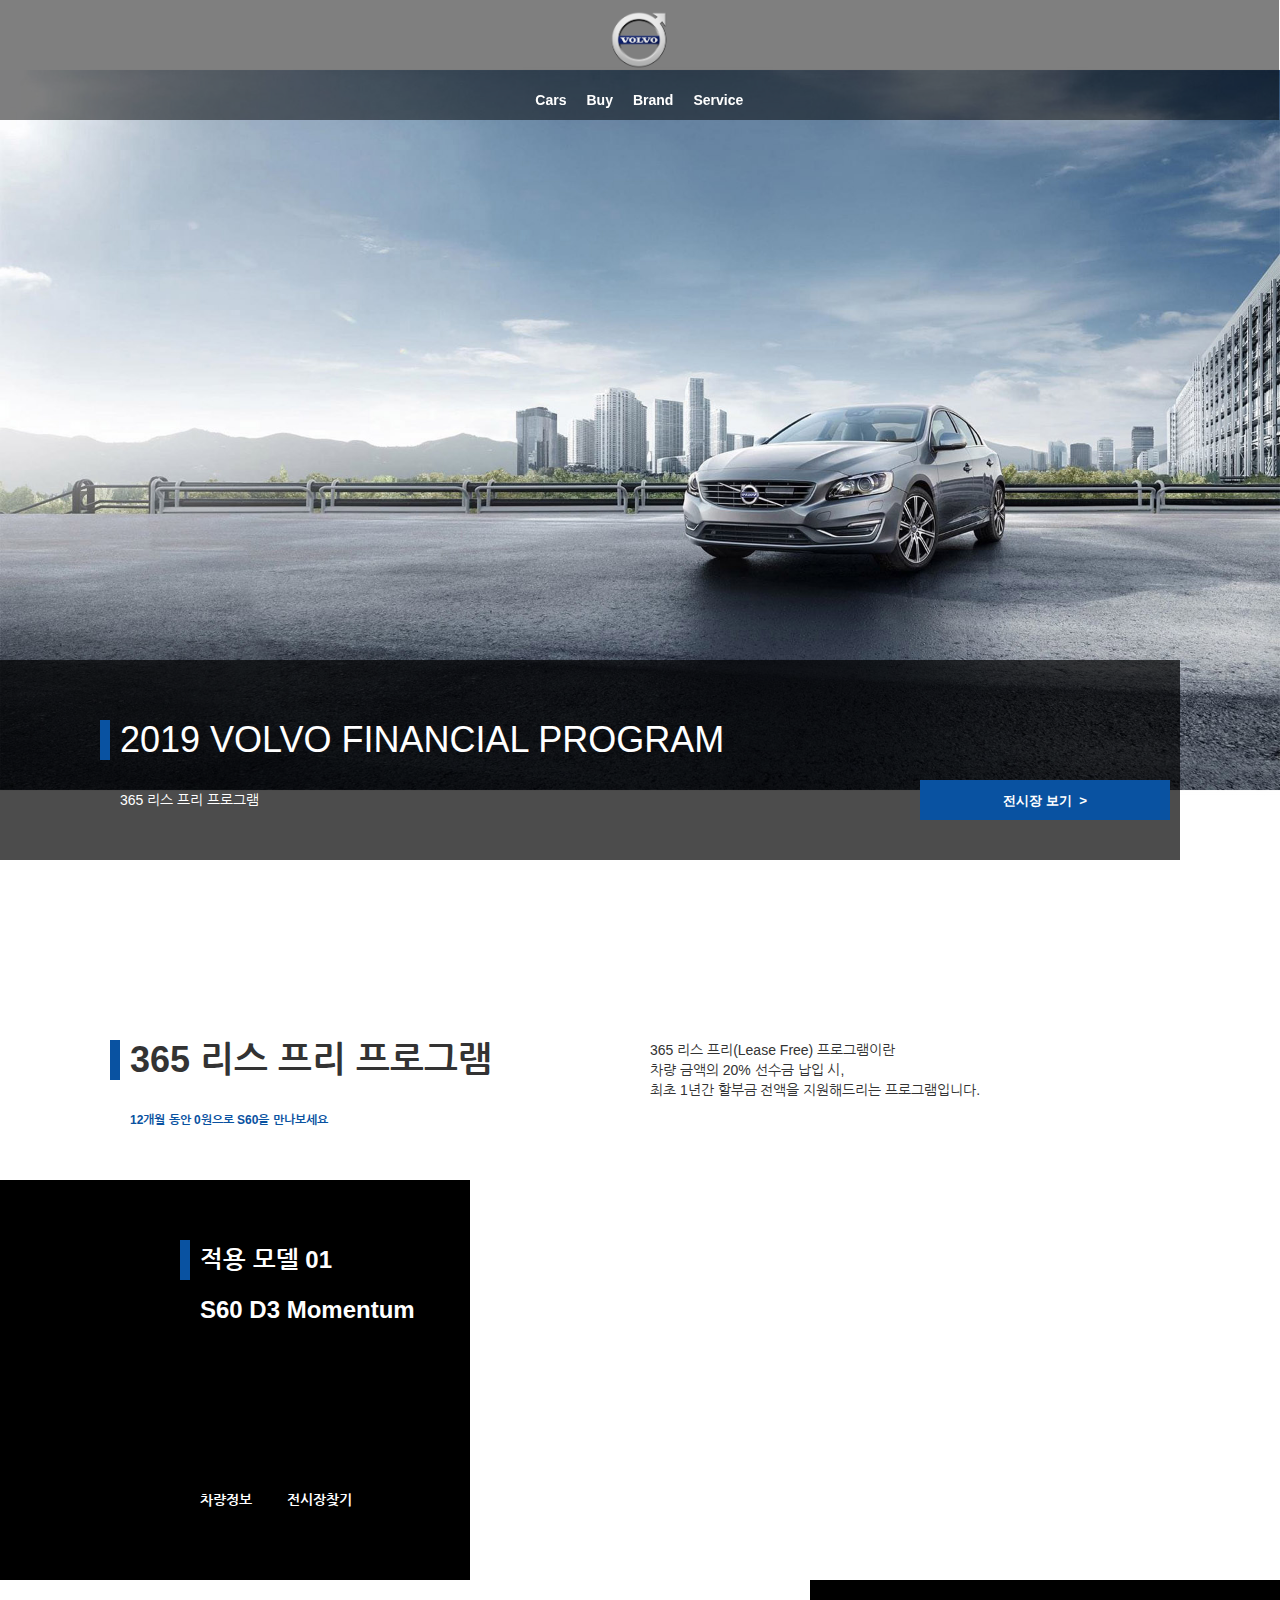
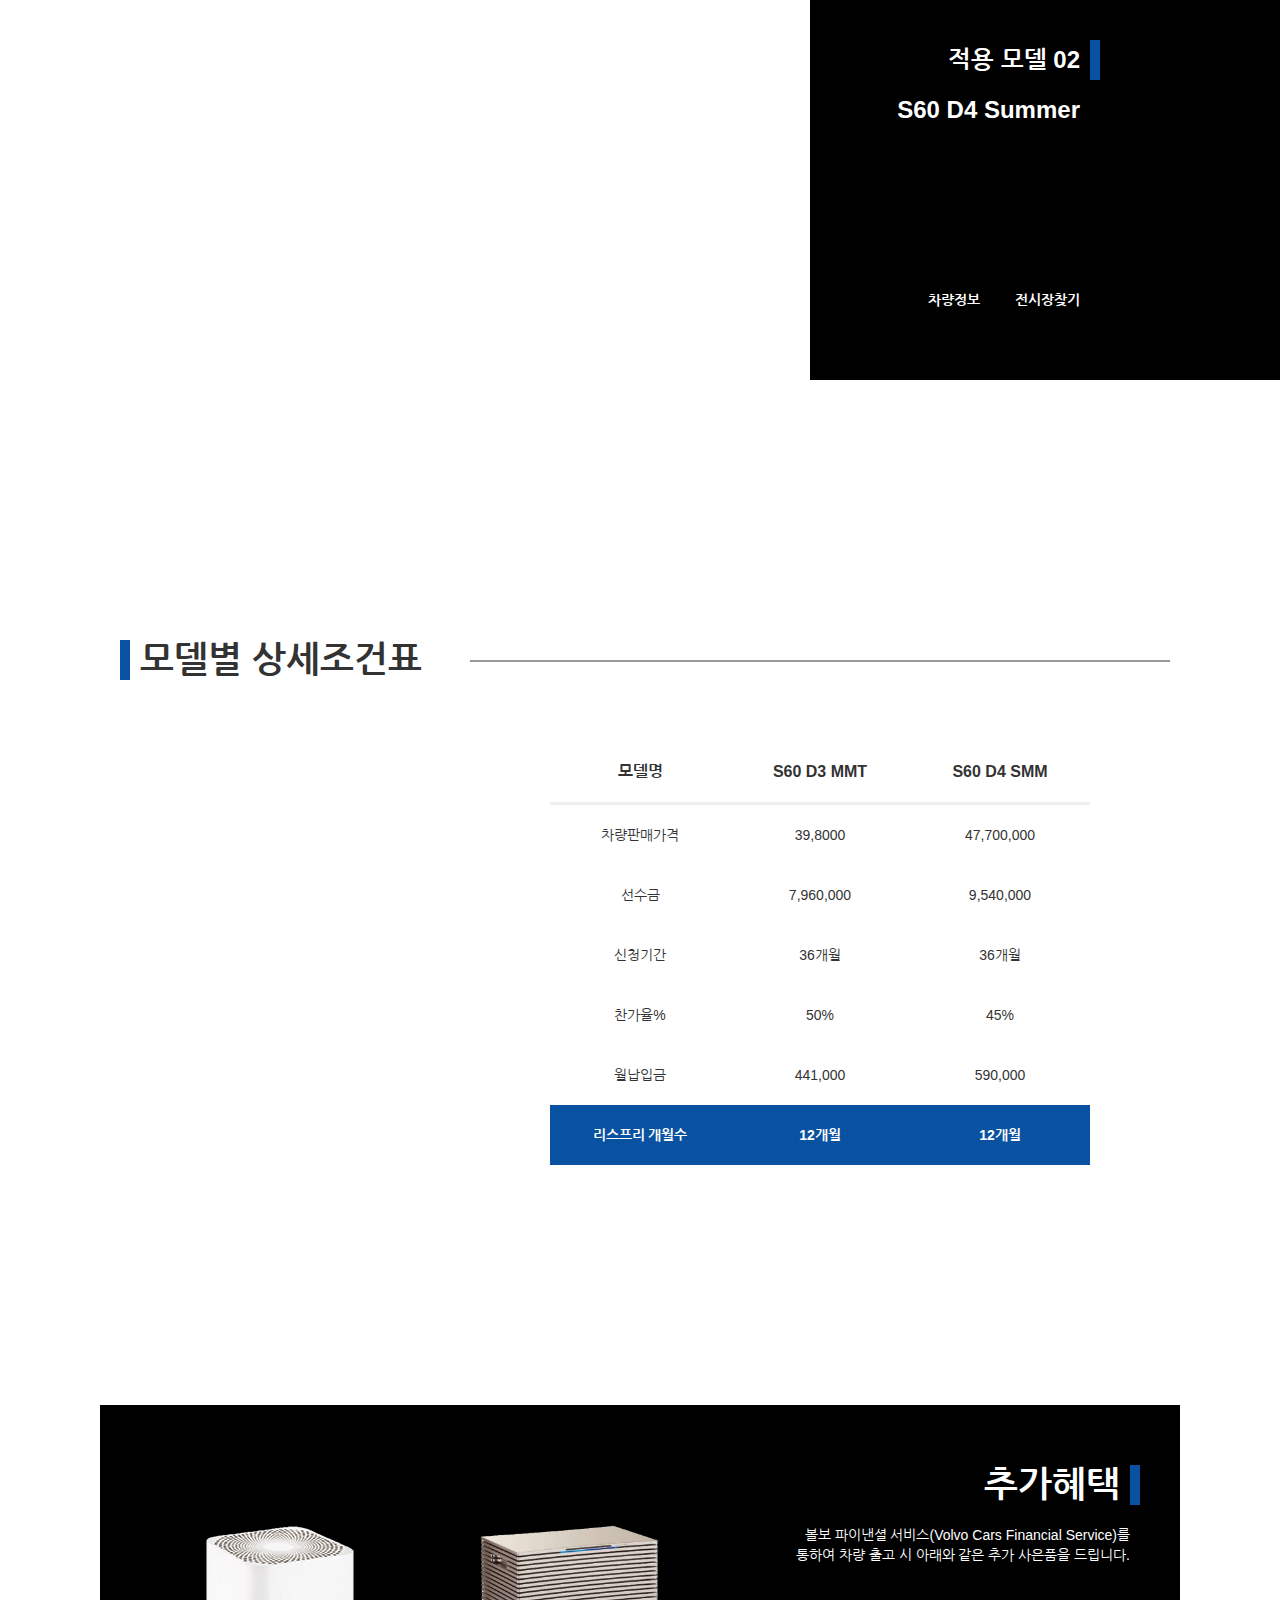
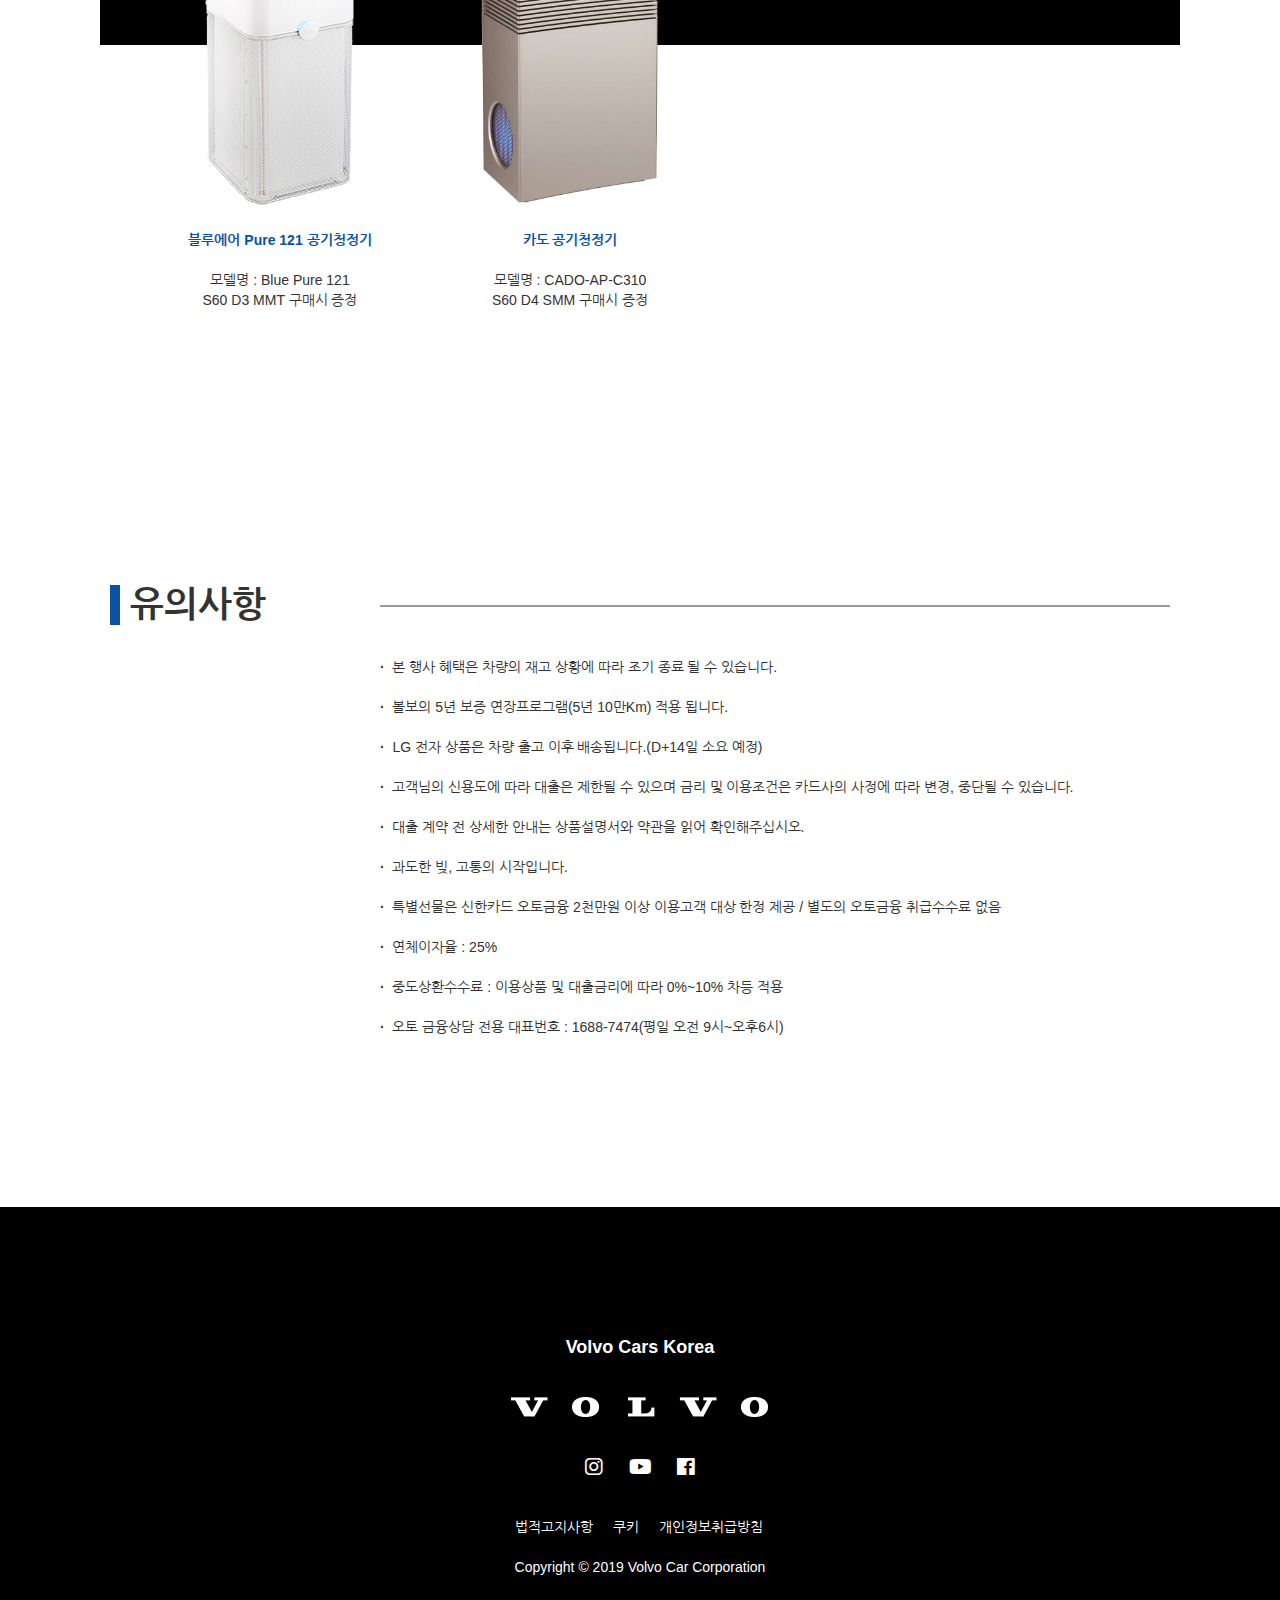
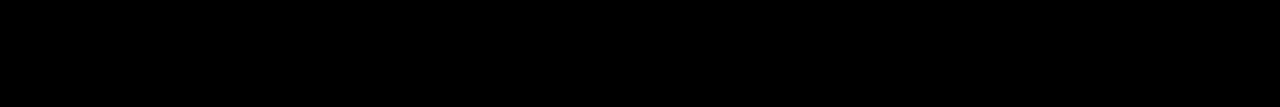
<file: sub06.html>
<!DOCTYPE html>
<html lang="en">

<head>
    <meta charset="UTF-8">
    <title>sub06_promotion.html</title>
    <link rel="stylesheet" href="css/all.css">
    <link rel="stylesheet" href="css/reset.css">
    <link href="https://fonts.googleapis.com/css?family=Nanum+Gothic" rel="stylesheet">
    <link rel="stylesheet" href="css/common.css">
    <link rel="stylesheet" href="css/sub06_style.css">
    <script src="js/jquery-3.3.1.min.js"></script>
    <script src="js/sub06.js"></script>
</head>

<body>

    <!--nav-->
    <input type="radio" name="vol1" id="cars">
    <input type="radio" name="vol1" id="buy">
    <input type="radio" name="vol1" id="brand">
    <input type="radio" name="vol1" id="service">
    <input type="radio" name="vol1" id="close">
    <div class="gnbWrap">
        <nav>
            <h1><a href="index.html"></a></h1>
            <ul>
                <li><label for="cars">Cars</label></li>
                <li><label for="buy">Buy</label></li>
                <li><label for="brand">Brand</label></li>
                <li><label for="service">Service</label></li>
            </ul>
            <div><label for="close"><i class="fas fa-times"></i></label></div>
        </nav>
    </div>
    <div class="lnbWrap">
        <div class="carsWrap">
            <nav class="cars">
                <ul>
                    <li class="s60">
                        <figure><a href="sub04.html"></a></figure>
                        <h4>S60</h4>
                        <p>당신의 심장을 뛰게 할<br>디자인과 퍼포먼스</p>
                    </li>
                    <li class="s90">
                        <figure><a href="sub03.html"></a></figure>
                        <h4>S90</h4>
                        <p>럭셔리 세단의 과감한 변화<br>가장 스웨디시한 럭셔리</p>
                    </li>
                    <li class="xc40">
                        <figure><a href="sub02.html"></a></figure>
                        <h4>XC40</h4>
                        <p>운전자에게 가장 적합한<br>도시형 SUV</p>
                    </li>
                    <li class="xc60">
                        <figure><a href="sub01.html"></a></figure>
                        <h4>XC60</h4>
                        <p>우월한 존재감,<br>스웨덴의 솜씨.</p>
                    </li>
                </ul>
            </nav>
        </div>
        <div class="buyWrap">
            <nav class="buy">
                <ul>
                    <li><a href="sub05.html">Dealer</a></li>
                    <li><a href="sub06.html">Promotion</a></li>
                </ul>
            </nav>
        </div>
        <div class="brandWrap">
            <nav class="brand">
                <ul>
                    <li><a href="sub07.html">Heritage</a></li>
                    <li><a href="sub08.html">Experience</a></li>
                </ul>
            </nav>
        </div>
        <div class="serviceWrap">
            <nav class="service">
                <ul>
                    <li><a href="sub09.html">Service</a></li>
                    <li><a href="sub10.html">Tutotial</a></li>
                </ul>
            </nav>
        </div>
    </div>

    <!--main-->
    <main>
        <header class="ani">
            <div class="title">
                <div class="bar"></div>
                <h2>2019 VOLVO FINANCIAL PROGRAM</h2>
            </div>
            <div class="segment">
                <p>365 리스 프리 프로그램</p>
                <a href="sub05.html">
                    <button>전시장 보기&nbsp;&nbsp;&gt;</button>
                </a>
            </div>
        </header>
    </main>

    <!--content-->
    <div class="content con01">
        <header>
            <div class="title">
                <div class="bar"></div>
                <h2>365 리스 프리 프로그램</h2>
                <h5>12개월 동안 0원으로 S60을 만나보세요</h5>
            </div>
            <p>
                365 리스 프리(Lease Free) 프로그램이란<br>
                차량 금액의 20% 선수금 납입 시,<br>
                최초 1년간 할부금 전액을 지원해드리는 프로그램입니다.
            </p>
        </header>
        <section>
            <article class="fl">
                <div class="segment">
                    <div class="bgWrap">
                        <header>
                            <div class="bar"></div>
                            <h3>적용 모델 01</h3>
                            <h4>S60 D3 Momentum</h4>
                            <p>
                                <a href="sub04.html">차량정보</a>
                                &nbsp; &nbsp; &nbsp; &nbsp;
                                <a href="sub05.html">전시장찾기</a>
                            </p>
                        </header>
                    </div>
                </div>
                <div class="image">
                    <img src="img/sub06/s60D3Momentum.png" alt="">
                </div>
            </article>
            <article class="fr">
                <div class="segment">
                    <div class="bgWrap">
                        <header>
                            <div class="bar"></div>
                            <h3>적용 모델 02</h3>
                            <h4>S60 D4 Summer</h4>
                            <p>
                                <a href="sub04.html">차량정보</a>
                                &nbsp; &nbsp; &nbsp; &nbsp;
                                <a href="sub05.html">전시장찾기</a>
                            </p>
                        </header>
                    </div>
                </div>
                <div class="image">
                    <img src="img/sub06/s60D4Summum.png" alt="">
                </div>
            </article>
        </section>

    </div>

    <div class="content con02">
        <section>
            <article class="fl">
                <header>
                    <div class="bar"></div>
                    <h2>모델별 상세조건표</h2>
                </header>
            </article>
            <article class="fr">
                <table>
                    <thead>
                        <tr>
                            <th>모델명</th>
                            <th>S60 D3 MMT</th>
                            <th>S60 D4 SMM</th>
                        </tr>
                    </thead>
                    <tbody>
                        <tr>
                            <td>차량판매가격</td>
                            <td>39,8000</td>
                            <td>47,700,000</td>
                        </tr>
                        <tr>
                            <td>선수금</td>
                            <td>7,960,000</td>
                            <td>9,540,000</td>
                        </tr>
                        <tr>
                            <td>신청기간</td>
                            <td>36개월</td>
                            <td>36개월</td>
                        </tr>
                        <tr>
                            <td>찬가율%</td>
                            <td>50%</td>
                            <td>45%</td>
                        </tr>
                        <tr>
                            <td>월납입금</td>
                            <td>441,000</td>
                            <td>590,000</td>
                        </tr>
                        <tr class="last">
                            <td>리스프리 개월수</td>
                            <td>12개월</td>
                            <td>12개월</td>
                        </tr>
                    </tbody>
                </table>
            </article>
        </section>
    </div>

    <div class="content con03">
        <header>
            <div class="bar"></div>
            <h2>추가혜택</h2>
            <p>
                볼보 파이낸셜 서비스(Volvo Cars Financial Service)를<br>
                통하여 차량 출고 시 아래와 같은 추가 사은품을 드립니다.
            </p>
        </header>
        <section>
            <article class="lf">
                <img src="img/sub06/blueAir_01.png" alt="">
                <h4>블루에어 Pure 121 공기청정기</h4>
                <p>모델명 : Blue Pure 121<br>S60 D3 MMT 구매시 증정</p>
            </article>
            <article class="ri">
                <img src="img/sub06/cado.png" alt="">
                <h4>카도 공기청정기</h4>
                <p>모델명 : CADO-AP-C310<br>S60 D4 SMM 구매시 증정</p>
            </article>
        </section>
    </div>

    <div class="content con04">
        <section>
            <article class="fl">
                <header>
                    <div class="bar"></div>
                    <h2>유의사항</h2>
                </header>
            </article>
            <article class="fr">
                <p>
                    <b>·</b>&nbsp; 본 행사 혜택은 차량의 재고 상황에 따라 조기 종료 될 수 있습니다.<br>
                    <b>·</b>&nbsp; 볼보의 5년 보증 연장프로그램(5년 10만Km) 적용 됩니다.<br>
                    <b>·</b>&nbsp; LG 전자 상품은 차량 출고 이후 배송됩니다.(D+14일 소요 예정)<br>
                    <b>·</b>&nbsp; 고객님의 신용도에 따라 대출은 제한될 수 있으며 금리 및 이용조건은 카드사의 사정에 따라 변경, 중단될 수 있습니다.<br>
                    <b>·</b>&nbsp; 대출 계약 전 상세한 안내는 상품설명서와 약관을 읽어 확인해주십시오.<br>
                    <b>·</b>&nbsp; 과도한 빚, 고통의 시작입니다.<br>
                    <b>·</b>&nbsp; 특별선물은 신한카드 오토금융 2천만원 이상 이용고객 대상 한정 제공 / 별도의 오토금융 취급수수료 없음<br>
                    <b>·</b>&nbsp; 연체이자율 : 25%<br>
                    <b>·</b>&nbsp; 중도상환수수료 : 이용상품 및 대출금리에 따라 0%~10% 차등 적용<br>
                    <b>·</b>&nbsp; 오토 금융상담 전용 대표번호 : 1688-7474(평일 오전 9시~오후6시)
                </p>
            </article>
        </section>
    </div>






    <!--footer-->
    <div class="ftrWrap">
        <footer>
            <h4>Volvo Cars Korea</h4>
            <h1><a href="#"><img src="img/common/volvoT.png" alt=""></a></h1>
            <div class="icon"><a href="https://www.instagram.com/volvocarkorea/" target="_blank"><i class="fab fa-instagram"></i></a> <a href="https://www.youtube.com/channel/UCyZk3V2z0Xa2mSXwYIOrciw" target="_blank"><i class="fab fa-youtube"></i></a> <a href="https://www.facebook.com/VolvoCarKorea/" target="_blank"><i class="fab fa-facebook"></i></a></div>
            <ul>
                <li><a href="https://www.volvocars.com/kr/footer/legal" target="_blank">법적고지사항</a></li>
                <li><a href="https://www.volvocars.com/kr/footer/cookies" target="_blank">쿠키</a></li>
                <li><a href="https://www.volvocars.com/kr/footer/privacy" target="_blank">개인정보취급방침</a></li>
            </ul>
            <p>Copyright © 2019 Volvo Car Corporation</p>
        </footer>
    </div>

</body>

</html>
</file>
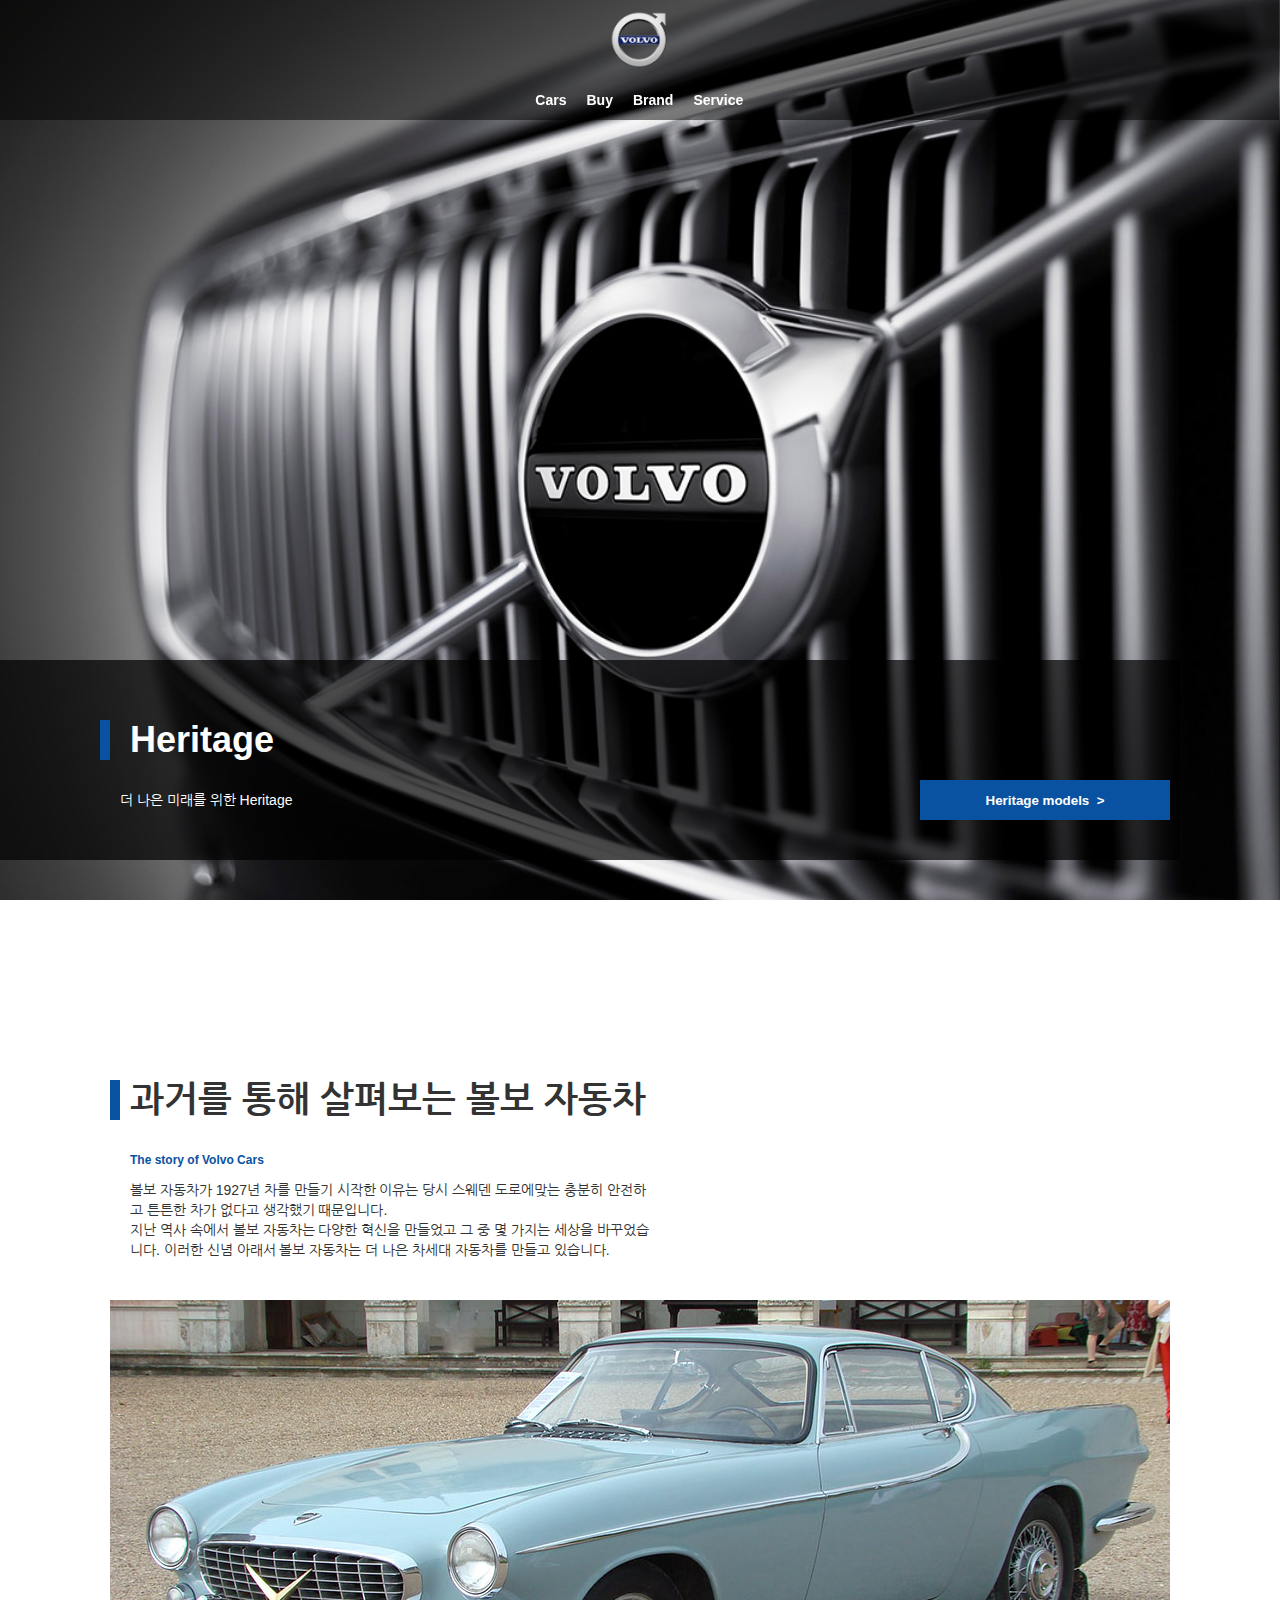
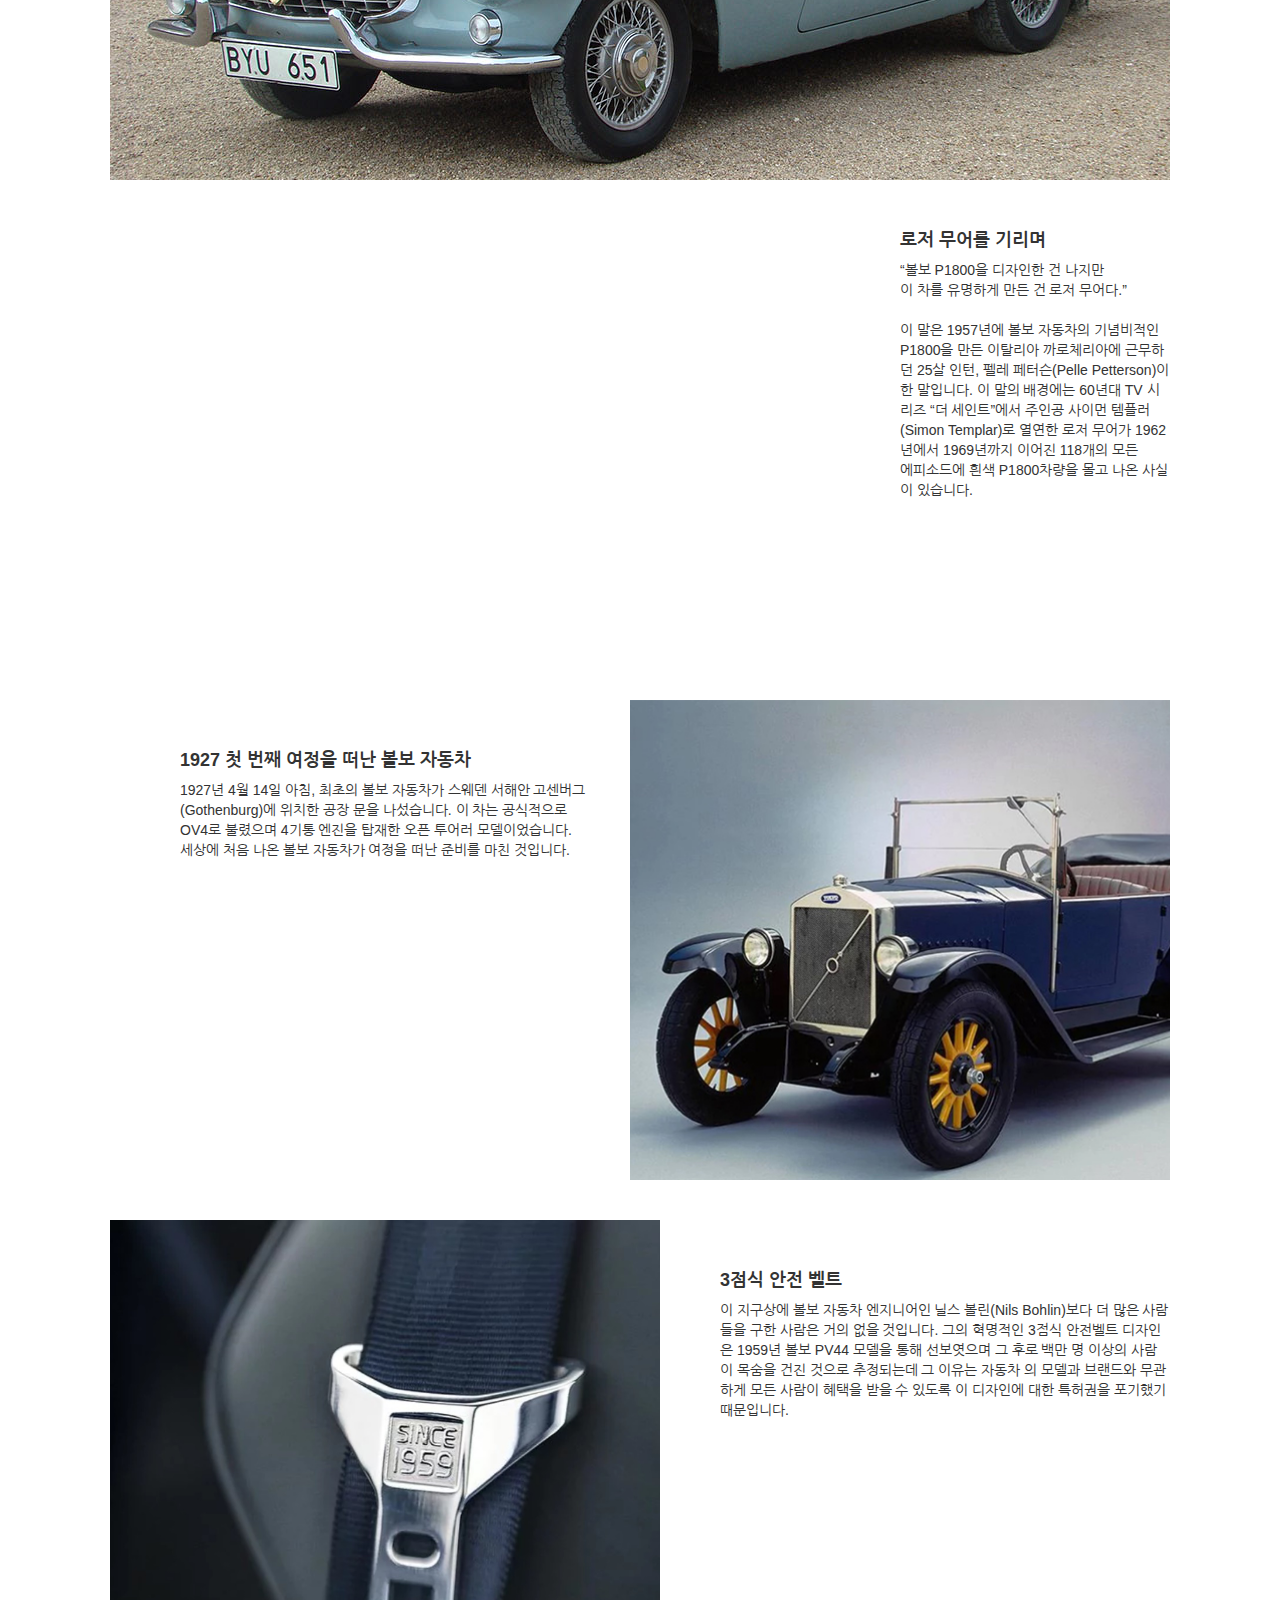
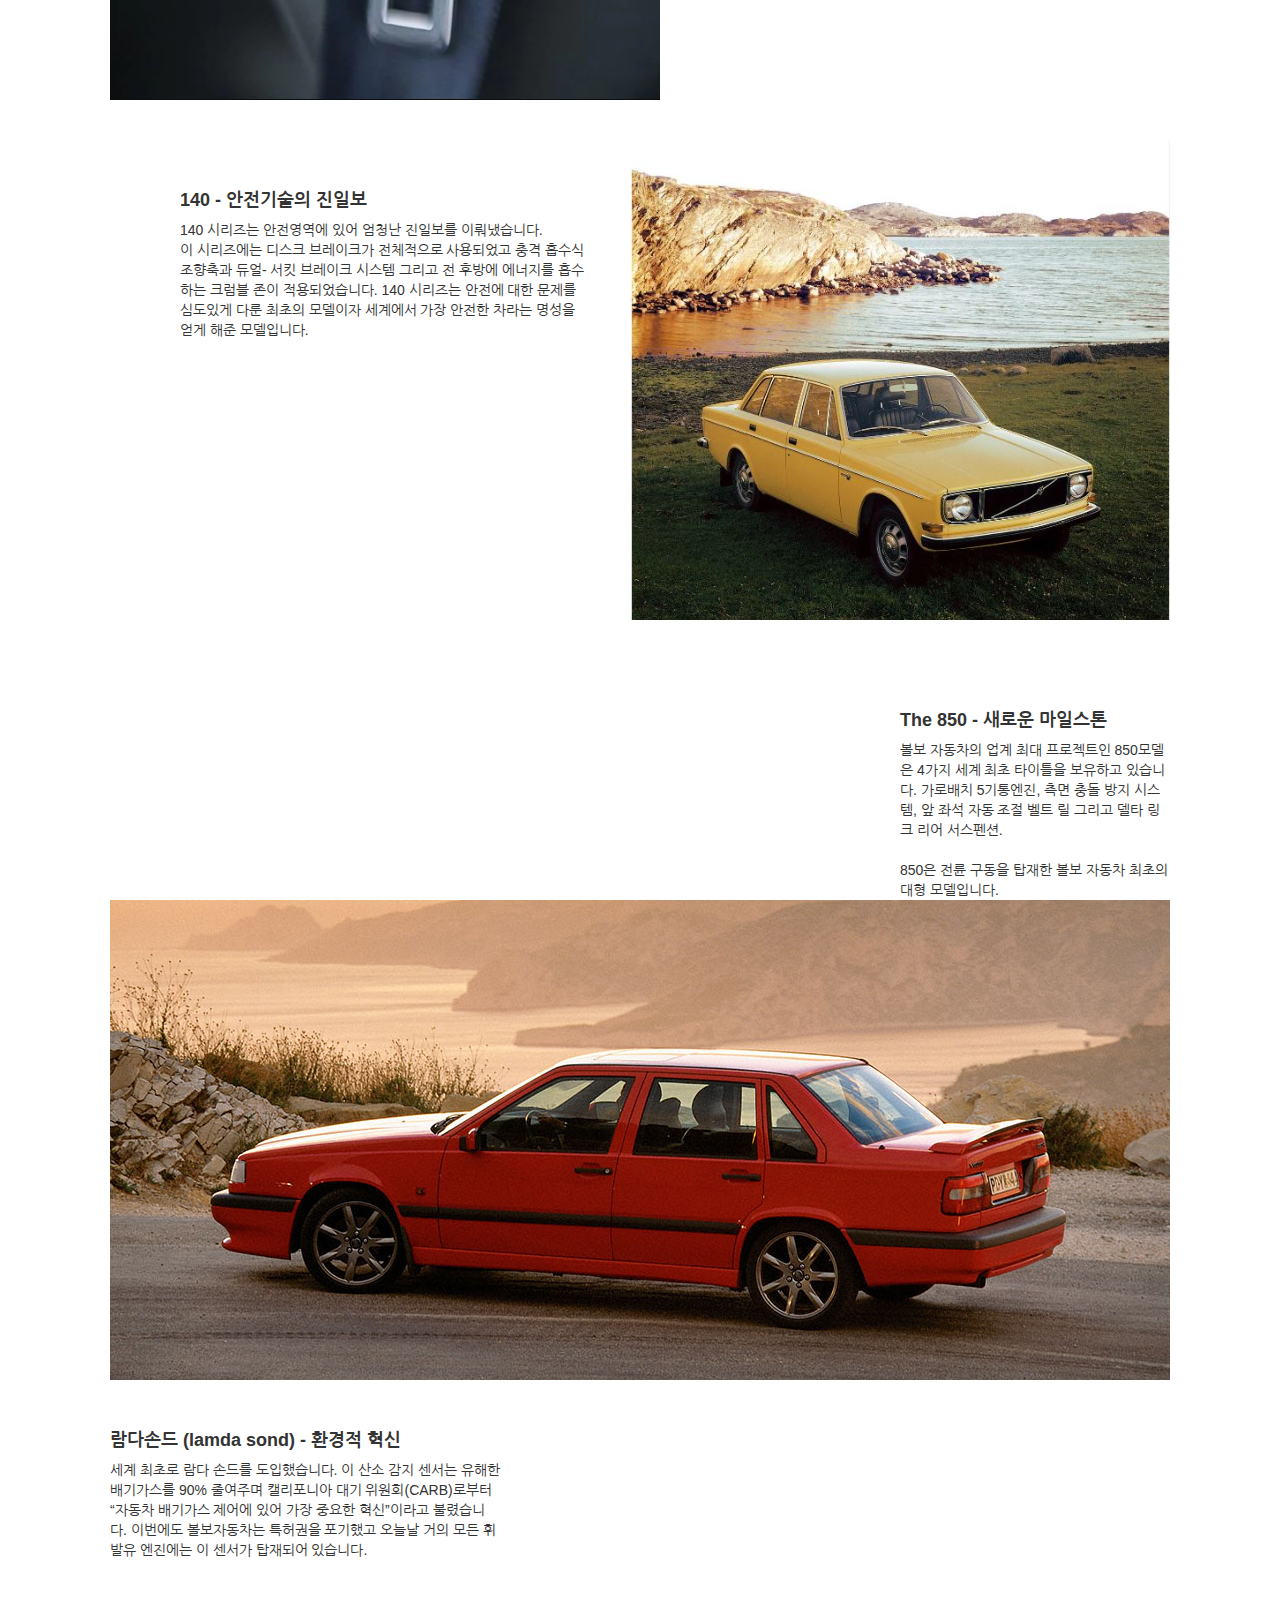
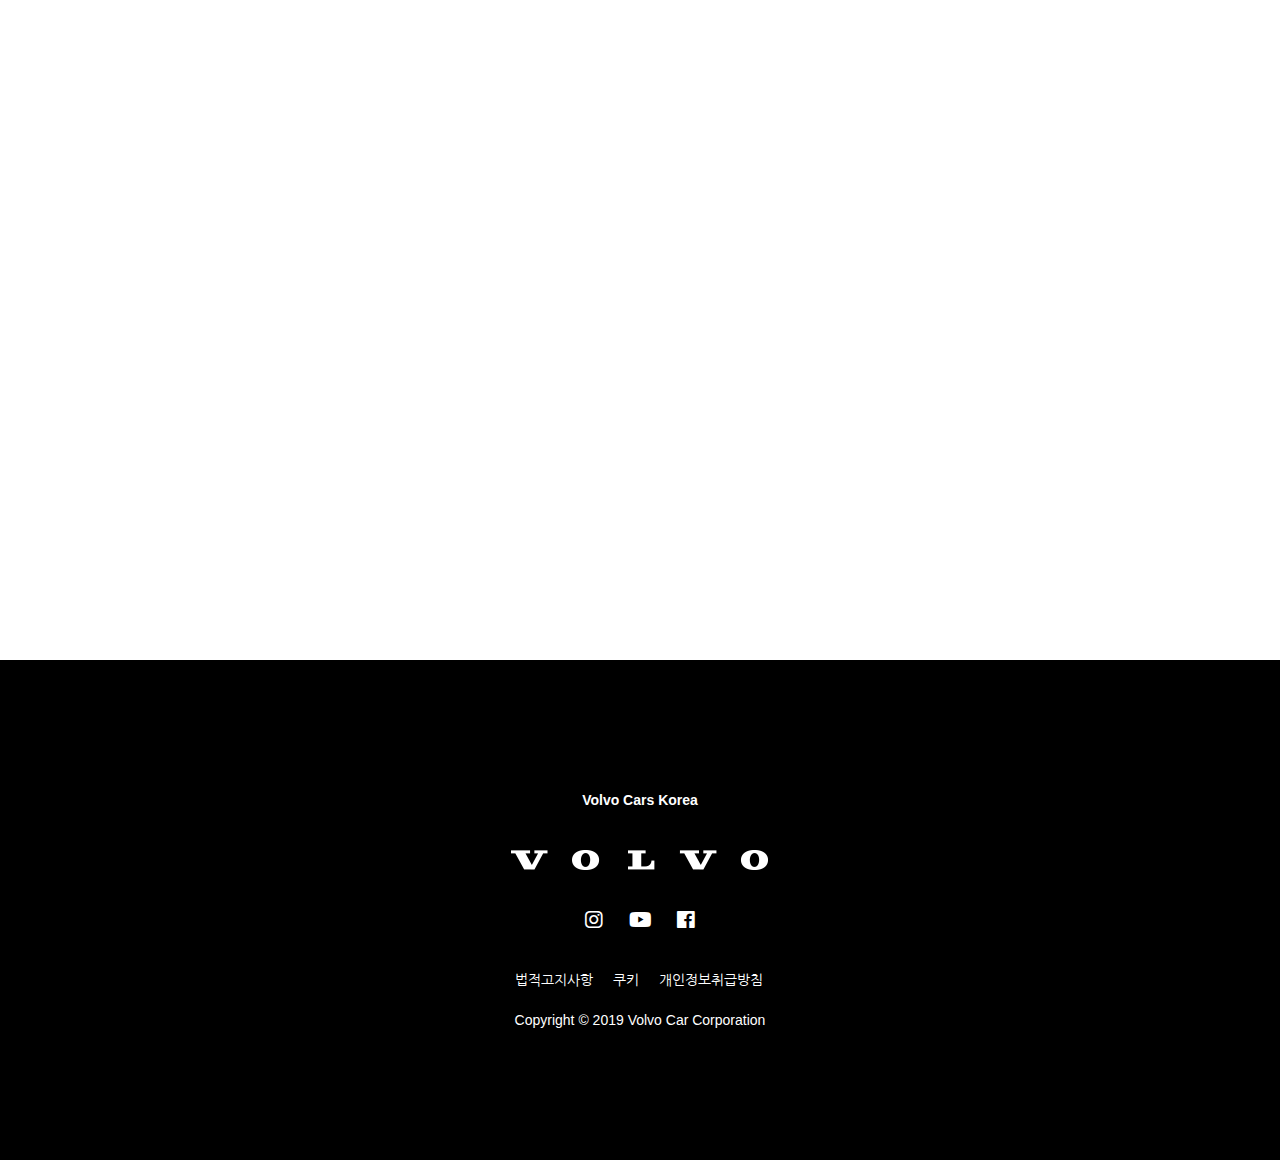
<file: sub07.html>
<!DOCTYPE html>
<html lang="ko">

<head>
    <meta charset="UTF-8">
    <title>Heritage</title>
    <link rel="stylesheet" href="css/all.css">
    <link rel="stylesheet" href="css/reset.css">
    <link href="https://fonts.googleapis.com/css?family=Nanum+Gothic" rel="stylesheet">
    <link rel="stylesheet" href="css/common.css">
    <link rel="stylesheet" href="css/sub07_style.css">
    <link rel="icon" href="img/common/Volvo_logo_icon.png">
    <script src="js/jquery-3.3.1.min.js"></script>
    <script src="js/sub07.js"></script>
</head>

<body>
    <!--nav-->
    <input type="radio" name="vol1" id="cars">
    <input type="radio" name="vol1" id="buy">
    <input type="radio" name="vol1" id="brand">
    <input type="radio" name="vol1" id="service">
    <input type="radio" name="vol1" id="close">
    <div class="gnbWrap">
        <nav>
            <h1><a href="index.html"></a></h1>
            <ul>
                <li><label for="cars">Cars</label></li>
                <li><label for="buy">Buy</label></li>
                <li><label for="brand">Brand</label></li>
                <li><label for="service">Service</label></li>
            </ul>
            <div><label for="close"><i class="fas fa-times"></i></label></div>
        </nav>
    </div>
    <div class="lnbWrap">
        <div class="carsWrap">
            <nav class="cars">
                <ul>
                    <li class="s60">
                        <figure><a href="sub04.html"></a></figure>
                        <h4>S60</h4>
                        <p>당신의 심장을 뛰게 할<br>디자인과 퍼포먼스</p>
                    </li>
                    <li class="s90">
                        <figure><a href="sub03.html"></a></figure>
                        <h4>S90</h4>
                        <p>럭셔리 세단의 과감한 변화<br>가장 스웨디시한 럭셔리</p>
                    </li>
                    <li class="xc40">
                        <figure><a href="sub02.html"></a></figure>
                        <h4>XC40</h4>
                        <p>운전자에게 가장 적합한<br>도시형 SUV</p>
                    </li>
                    <li class="xc60">
                        <figure><a href="sub01.html"></a></figure>
                        <h4>XC60</h4>
                        <p>우월한 존재감,<br>스웨덴의 솜씨.</p>
                    </li>
                </ul>
            </nav>
        </div>
        <div class="buyWrap">
            <nav class="buy">
                <ul>
                    <li><a href="sub05.html">Dealer</a></li>
                    <li><a href="sub06.html">Promotion</a></li>
                </ul>
            </nav>
        </div>
        <div class="brandWrap">
            <nav class="brand">
                <ul>
                    <li><a href="sub07.html">Heritage</a></li>
                    <li><a href="sub08.html">Experience</a></li>
                </ul>
            </nav>
        </div>
        <div class="serviceWrap">
            <nav class="service">
                <ul>
                    <li><a href="sub09.html">Service</a></li>
                    <li><a href="sub10.html">Tutotial</a></li>
                </ul>
            </nav>
        </div>
    </div>



    <main>
        <header class="ani">
            <div class="title">
                <div class="bar"></div>
                <h2>Heritage</h2>
            </div>
            <div class="segment">
                <p>더 나은 미래를 위한 Heritage</p>
                <a href="https://www.volvocars.com/en-ca/about/our-company/heritage/heritage-models">
                    <button>Heritage models&nbsp;&nbsp;&gt;</button>
                </a>
            </div>
        </header>
    </main>

    <div class="content">

        <section class="sc01">
            <article class="hl">
                <header>
                    <div class="bar"></div>

                    <h2>
                        과거를 통해 살펴보는 볼보 자동차
                    </h2>
                    <h5>The story of Volvo Cars</h5>
                    <p>
                        볼보 자동차가 1927년 차를 만들기 시작한 이유는 당시 스웨덴 도로에맞는 충분히 안전하고 튼튼한 차가 없다고 생각했기 때문입니다.
                        <br>지난 역사 속에서 볼보 자동차는 다양한 혁신을 만들었고 그 중 몇 가지는 세상을 바꾸었습니다. 이러한 신념 아래서 볼보 자동차는 더 나은 차세대 자동차를 만들고 있습니다.
                    </p>
                </header>
                <figure class="img1-1"></figure>
            </article>

            <article class="hr">
                <div class="blank"></div>
                <figure class="img1-2"></figure>
                <header>
                    <h3>로저 무어를 기리며</h3>
                    <p>
                        “볼보 P1800을 디자인한 건 나지만<br> 이 차를 유명하게 만든 건 로저 무어다.”<br>

                        <br>이 말은 1957년에 볼보 자동차의 기념비적인 P1800을 만든 이탈리아 까로체리아에 근무하던 25살 인턴, 펠레 페터슨(Pelle Petterson)이 한 말입니다. 이 말의 배경에는
                        60년대 TV 시리즈 “더 세인트”에서 주인공 사이먼 템플러(Simon Templar)로 열연한 로저 무어가 1962년에서 1969년까지 이어진 118개의 모든 <br>에피소드에 흰색 P1800차량을 몰고 나온 사실이 있습니다.
                    </p>
                </header>
            </article>
        </section>


        <section class="sc02">
            <article class="fr">
                <header>
                    <h3>1927 첫 번째 여정을 떠난 볼보 자동차</h3>
                    <p>
                        1927년 4월 14일 아침, 최초의 볼보 자동차가 스웨덴 서해안 고센버그(Gothenburg)에 위치한 공장 문을 나섰습니다. 이 차는 공식적으로 OV4로 불렸으며 4기통 엔진을 탑재한 오픈 투어러 모델이었습니다.<br>
                        세상에 처음 나온 볼보 자동차가 여정을 떠난 준비를 마친 것입니다.
                    </p>
                </header>
                <figure class="img2"></figure>
            </article>

            <article class="fl">
                <figure class="img3"></figure>
                <header>
                    <h3>3점식 안전 벨트</h3>
                    <p>
                        이 지구상에 볼보 자동차 엔지니어인 닐스 볼린(Nils Bohlin)보다 더 많은 사람들을 구한 사람은 거의 없을 것입니다. 그의 혁명적인 3점식 안전벨트 디자인은 1959년 볼보 PV44 모델을 통해 선보엿으며 그 후로 백만 명 이상의 사람이 목숨을 건진 것으로 추정되는데 그 이유는 자동차 의 모델과 브랜드와 무관하게 모든 사람이 혜택을 받을 수 있도록 이 디자인에 대한 특허권을 포기했기
                        때문입니다.
                    </p>
                </header>
            </article>

            <article class="fr">
                <header>
                    <h3>140 - 안전기술의 진일보</h3>
                    <p>
                        140 시리즈는 안전영역에 있어 엄청난 진일보를 이뤄냈습니다. <br>이 시리즈에는 디스크 브레이크가 전체적으로 사용되었고 충격 흡수식 조향축과 듀얼- 서킷 브레이크 시스템 그리고 전 후방에 에너지를 흡수하는 크럼블 존이 적용되었습니다. 140 시리즈는 안전에 대한 문제를 심도있게 다룬 최초의 모델이자 세계에서 가장 안전한 차라는 명성을 얻게 해준 모델입니다.
                    </p>
                </header>
                <figure class="img4"></figure>
            </article>

        </section>
        <section class="sc03">
            <article class="hl">
                <div class="blank"></div>
                <figure class="img5-1"></figure>
                <header>
                    <div class="title lam">
                        <h3>람다손드 (lamda sond) - 환경적 혁신</h3>
                        <p>
                            세계 최초로 람다 손드를 도입했습니다. 이 산소 감지 센서는 유해한 배기가스를 90% 줄여주며 캘리포니아 대기 위원회(CARB)로부터 “자동차 배기가스 제어에 있어 가장 중요한 혁신”이라고 불렸습니다. 이번에도 볼보자동차는 특허권을 포기했고 오늘날 거의 모든 휘발유 엔진에는 이 센서가 탑재되어 있습니다.
                        </p>
                    </div>
                    <div class="title suv">
                        <h3>XC90 - 성공적인 SUV의 시작</h3>
                        <p>
                            볼보 자동차 최초의 SUV인 XC90이 출시 후 즉각적으로 전 세계에서 성공을 거두면서 대형 SUV 세그먼트를 재정의하게 되었습니다. 그리고 몇 년 후 <br>이 모델은 스웨덴에서 가장 중요한 단일 수출 품목이 되었습니다.
                        </p>
                    </div>
                </header>

            </article>
            <article class="hr">
                <header>
                    <h3>The 850 - 새로운 마일스톤</h3>
                    <p>
                        볼보 자동차의 업계 최대 프로젝트인
                        850모델은 4가지 세계 최초 타이틀을 보유하고 있습니다.
                        가로배치 5기통엔진, 측면 충돌 방지
                        시스템, 앞 좌석 자동 조절 벨트 릴
                        그리고 델타 링크 리어 서스펜션.<br>
                        <br>850은 전륜 구동을 탑재한
                        볼보 자동차 최초의 대형 모델입니다.
                    </p>
                </header>
                <figure class="img5-2"></figure>
            </article>
        </section>

        <section class="sc04">
            <article class="sliding">
                <figure class="img6"></figure>
                <a href="https://www.volvocars.com/kr/cars/new-models/xc90">
                    <button>XC90 보러가기&nbsp;&nbsp;&gt;</button>
                </a>
            </article>
        </section>
    </div>


    <!--footer-->
    <div class="ftrWrap">
        <footer>
            <h4>Volvo Cars Korea</h4>
            <h1><a href="#"><img src="img/common/volvoT.png" alt=""></a></h1>
            <div class="icon"><a href="https://www.instagram.com/volvocarkorea/" target="_blank"><i class="fab fa-instagram"></i></a> <a href="https://www.youtube.com/channel/UCyZk3V2z0Xa2mSXwYIOrciw" target="_blank"><i class="fab fa-youtube"></i></a>
                <a href="https://www.facebook.com/VolvoCarKorea/" target="_blank"><i class="fab fa-facebook"></i></a></div>
            <ul>
                <li><a href="https://www.volvocars.com/kr/footer/legal" target="_blank">법적고지사항</a></li>
                <li><a href="https://www.volvocars.com/kr/footer/cookies" target="_blank">쿠키</a></li>
                <li><a href="https://www.volvocars.com/kr/footer/privacy" target="_blank">개인정보취급방침</a></li>
            </ul>
            <p>Copyright © 2019 Volvo Car Corporation</p>
        </footer>
    </div>
</body>

</html>
</file>
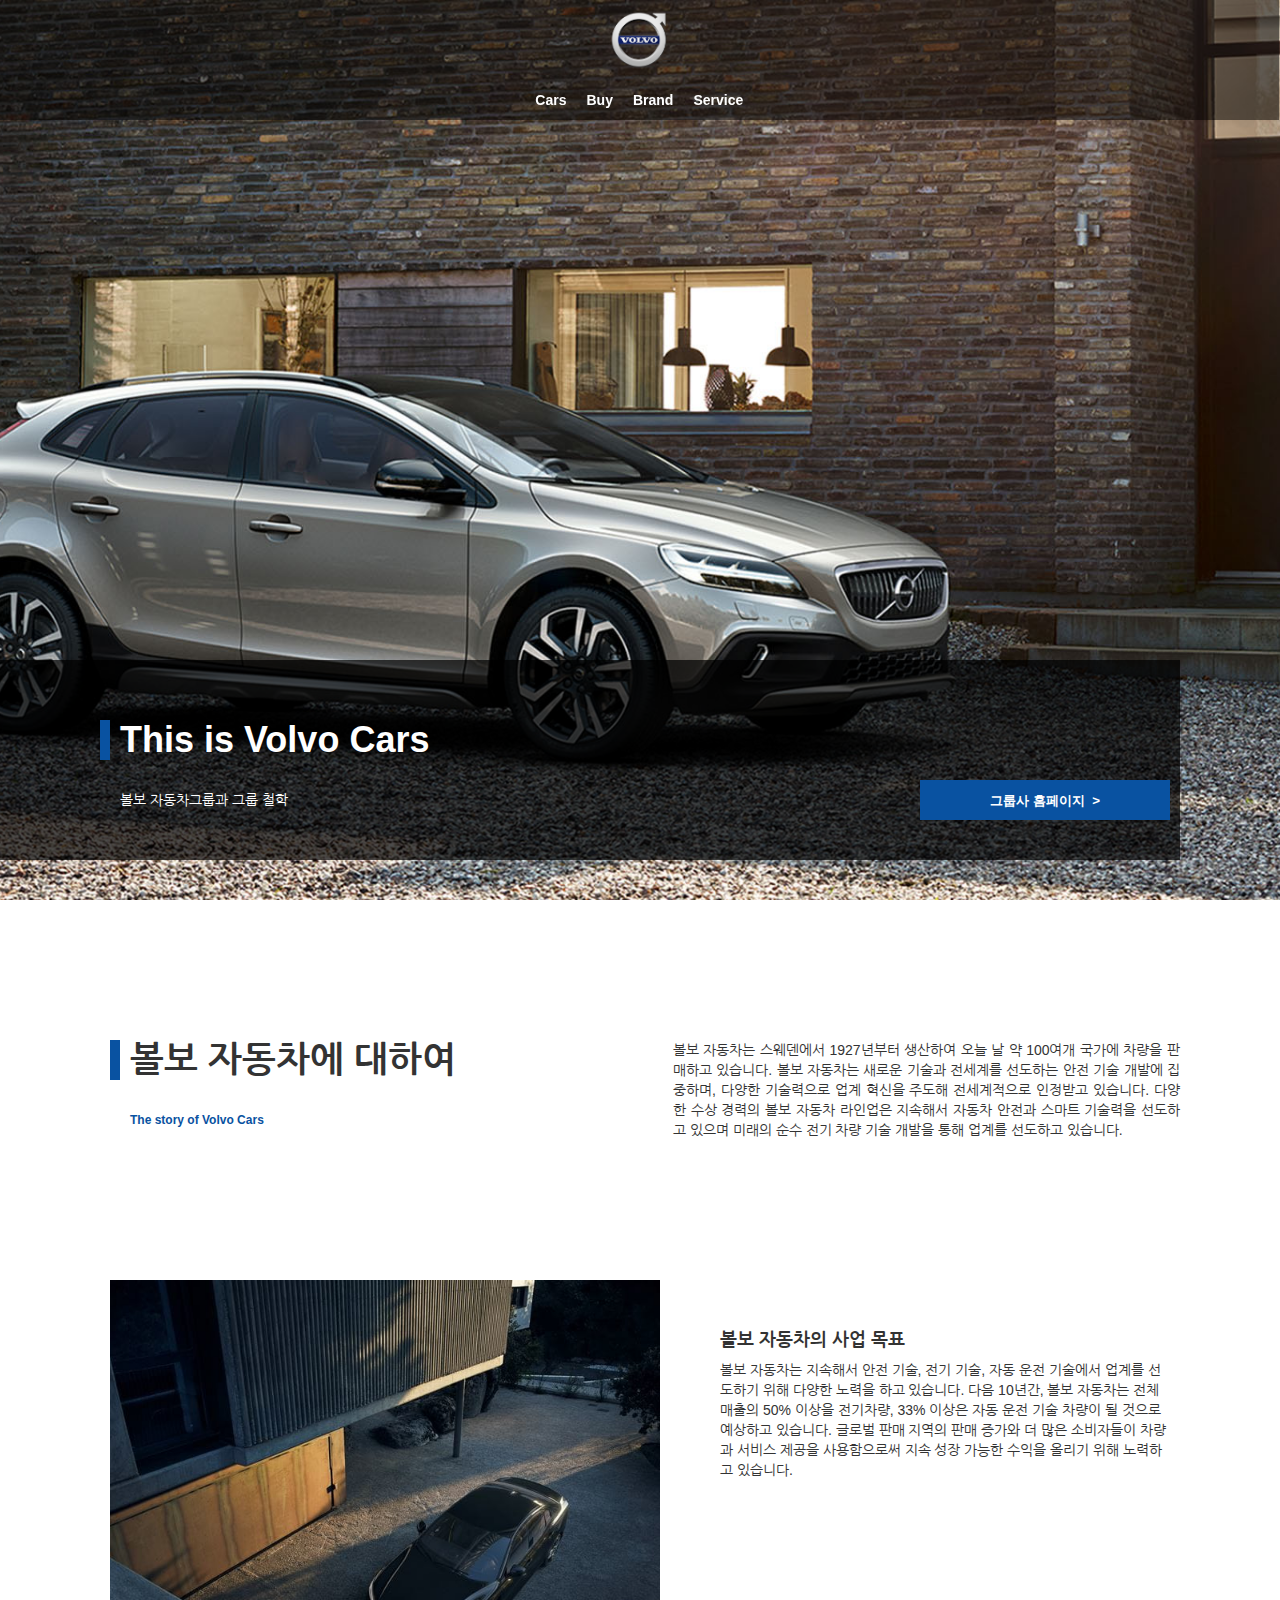
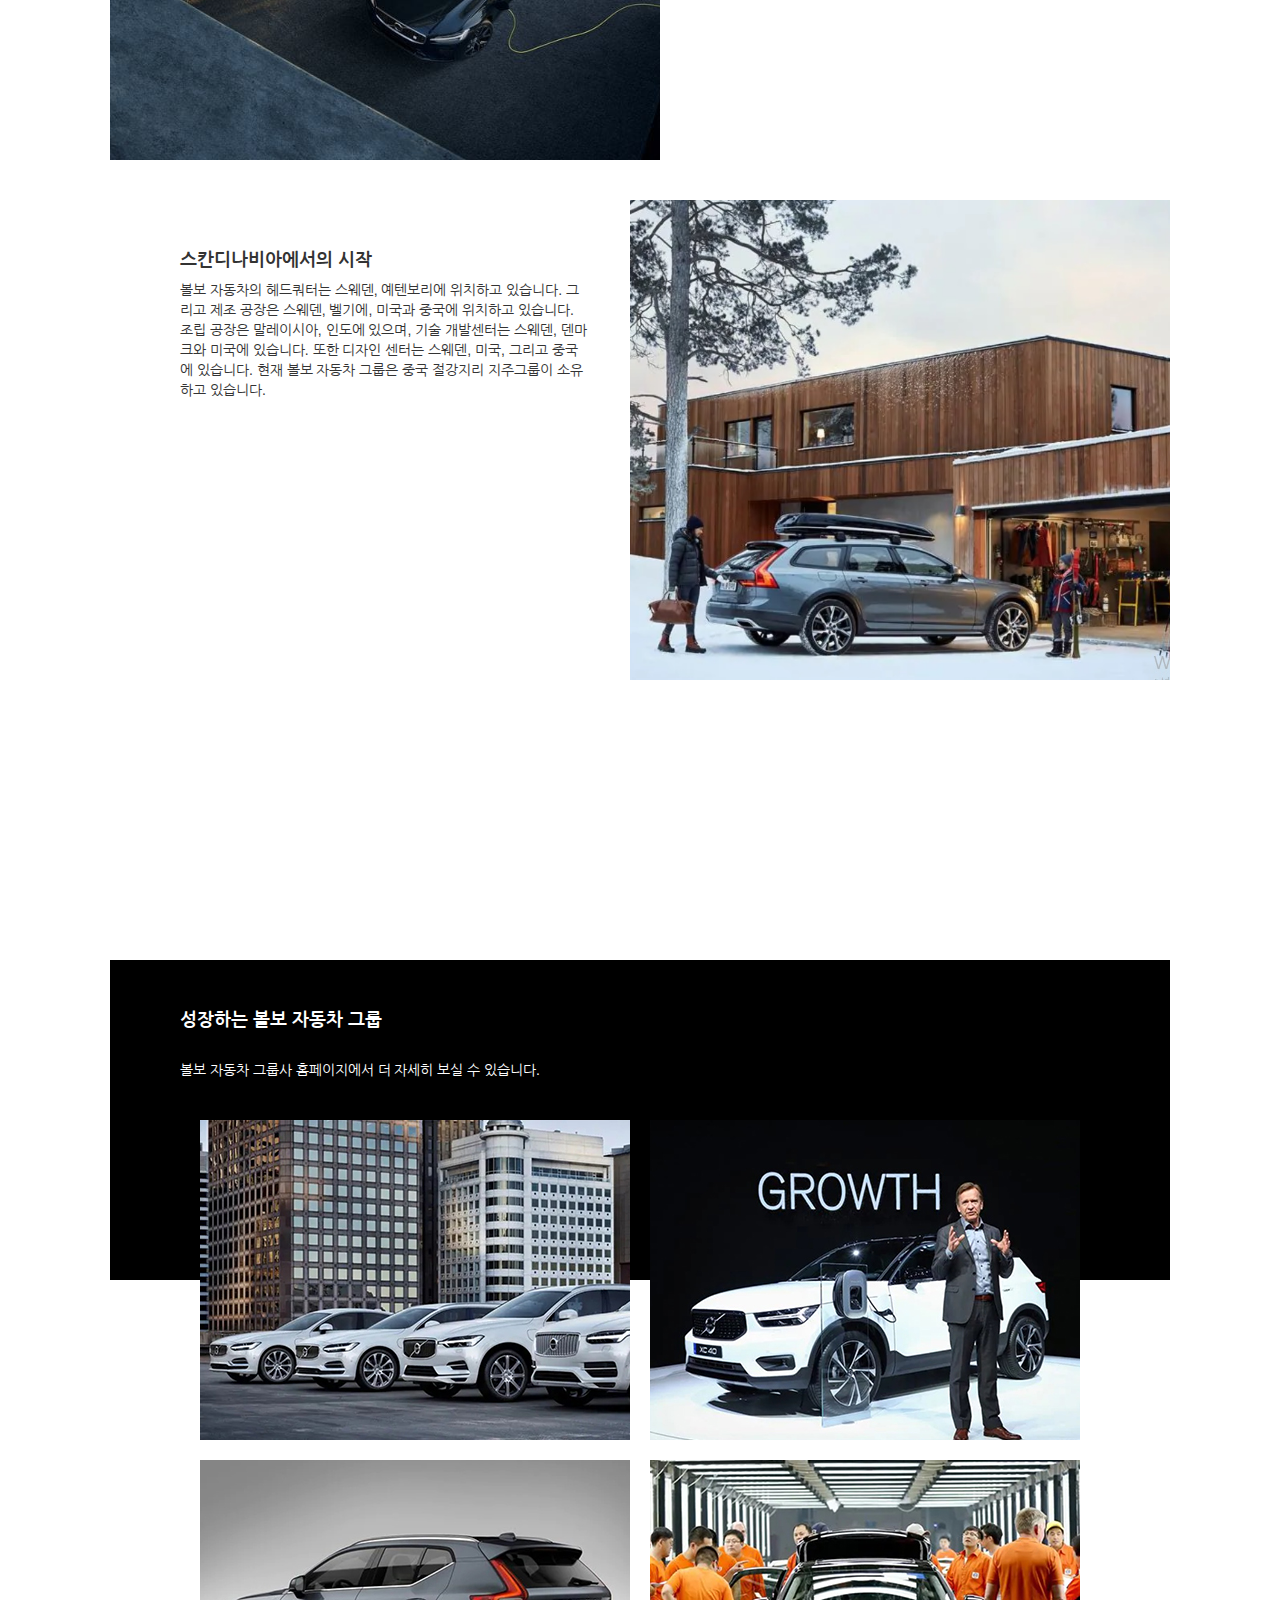
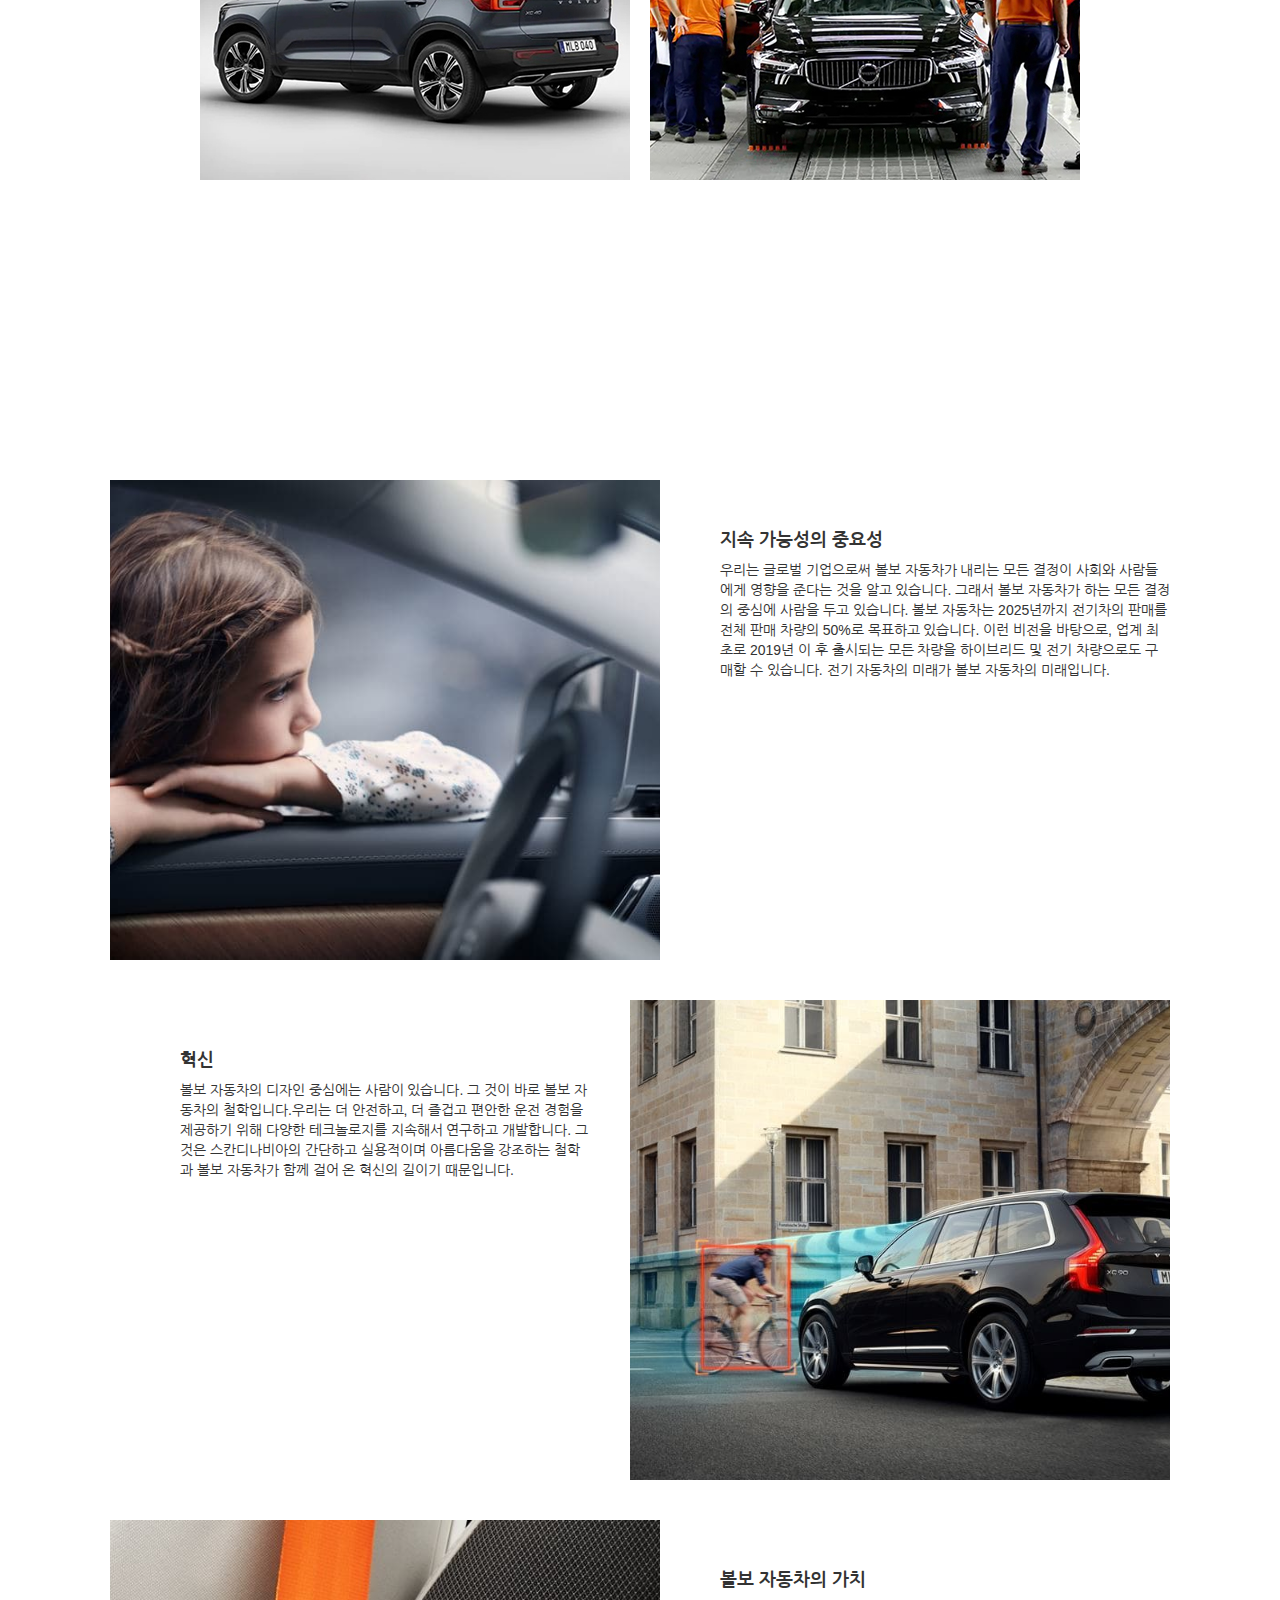
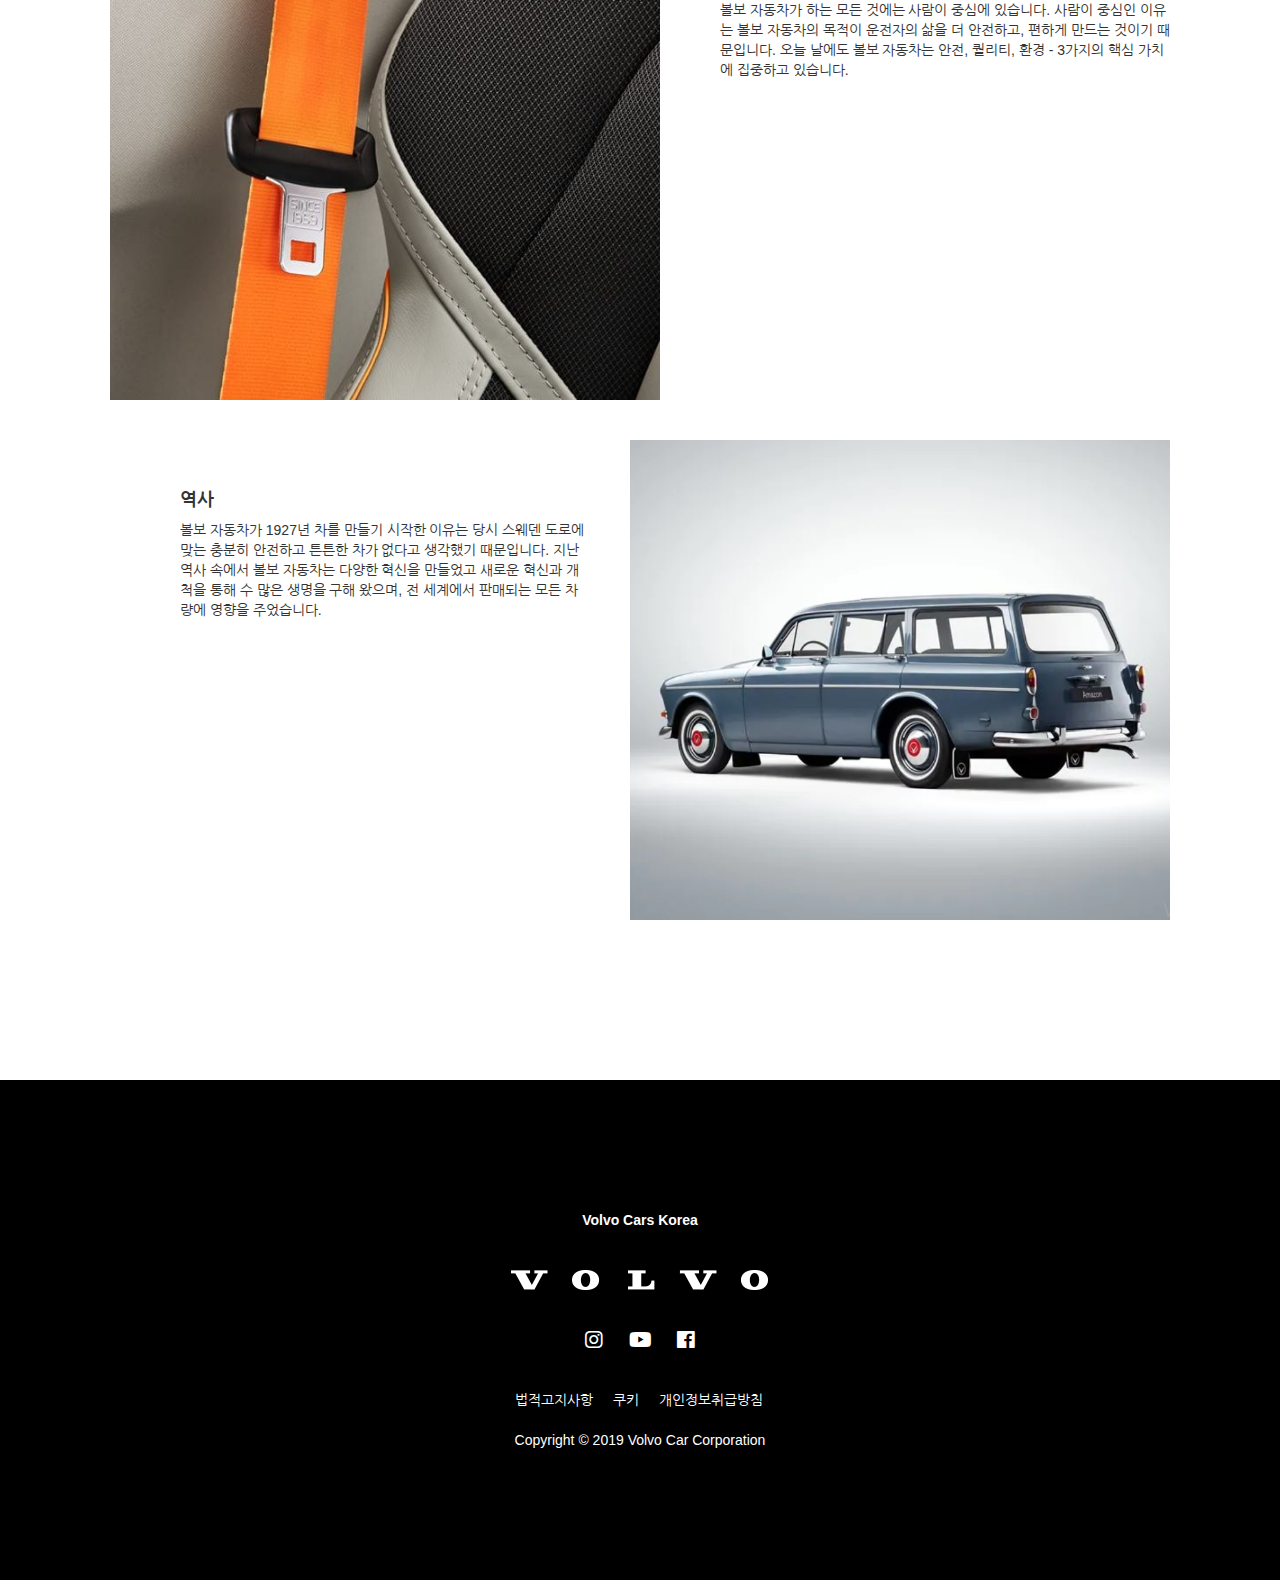
<file: sub08.html>
<!DOCTYPE html>
<html lang="ko">

<head>
    <meta charset="UTF-8">
    <title>Experience</title>
    <link rel="stylesheet" href="css/all.css">
    <link rel="stylesheet" href="css/reset.css">
    <link href="https://fonts.googleapis.com/css?family=Nanum+Gothic" rel="stylesheet">
    <link rel="stylesheet" href="css/common.css">
    <link rel="stylesheet" href="css/sub08_style.css">
    <link rel="icon" href="img/common/Volvo_logo_icon.png">
</head>

<body>
    <!--nav-->
    <input type="radio" name="vol1" id="cars">
    <input type="radio" name="vol1" id="buy">
    <input type="radio" name="vol1" id="brand">
    <input type="radio" name="vol1" id="service">
    <input type="radio" name="vol1" id="close">
    <div class="gnbWrap">
        <nav>
            <h1><a href="index.html"></a></h1>
            <ul>
                <li><label for="cars">Cars</label></li>
                <li><label for="buy">Buy</label></li>
                <li><label for="brand">Brand</label></li>
                <li><label for="service">Service</label></li>
            </ul>
            <div><label for="close"><i class="fas fa-times"></i></label></div>
        </nav>
    </div>
    <div class="lnbWrap">
        <div class="carsWrap">
            <nav class="cars">
                <ul>
                    <li class="s60">
                        <figure><a href="sub04.html"></a></figure>
                        <h4>S60</h4>
                        <p>당신의 심장을 뛰게 할<br>디자인과 퍼포먼스</p>
                    </li>
                    <li class="s90">
                        <figure><a href="sub03.html"></a></figure>
                        <h4>S90</h4>
                        <p>럭셔리 세단의 과감한 변화<br>가장 스웨디시한 럭셔리</p>
                    </li>
                    <li class="xc40">
                        <figure><a href="sub02.html"></a></figure>
                        <h4>XC40</h4>
                        <p>운전자에게 가장 적합한<br>도시형 SUV</p>
                    </li>
                    <li class="xc60">
                        <figure><a href="sub01.html"></a></figure>
                        <h4>XC60</h4>
                        <p>우월한 존재감,<br>스웨덴의 솜씨.</p>
                    </li>
                </ul>
            </nav>
        </div>
        <div class="buyWrap">
            <nav class="buy">
                <ul>
                    <li><a href="sub05.html">Dealer</a></li>
                    <li><a href="sub06.html">Promotion</a></li>
                </ul>
            </nav>
        </div>
        <div class="brandWrap">
            <nav class="brand">
                <ul>
                    <li><a href="sub07.html">Heritage</a></li>
                    <li><a href="sub08.html">Experience</a></li>
                </ul>
            </nav>
        </div>
        <div class="serviceWrap">
            <nav class="service">
                <ul>
                    <li><a href="sub09.html">Service</a></li>
                    <li><a href="sub10.html">Tutotial</a></li>
                </ul>
            </nav>
        </div>
    </div>



    <main>
        <header class="ani">
            <div class="title">
                <div class="bar"></div>
                <h2>This is Volvo Cars</h2>
            </div>
            <div class="segment">
                <p>볼보 자동차그룹과 그룹 철학</p>
                <a href="https://group.volvocars.com/">
                    <button>그룹사 홈페이지&nbsp;&nbsp;&gt;</button>
                </a>
            </div>
        </header>
    </main>

    <div class="content">
        <header>
            <div class="title">
                <div class="bar"></div>
                <h2>볼보 자동차에 대하여</h2>
                <h5>The story of Volvo Cars</h5>
            </div>
            <p>
                볼보 자동차는 스웨덴에서 1927년부터 생산하여 오늘 날 약 100여개 국가에 차량을 판매하고 있습니다.
                볼보 자동차는 새로운 기술과 전세계를 선도하는 안전 기술 개발에 집중하며, 다양한 기술력으로 업계 혁신을 주도해 전세계적으로 인정받고 있습니다. 다양한 수상 경력의 볼보 자동차 라인업은 지속해서 자동차 안전과 스마트 기술력을 선도하고 있으며 미래의 순수 전기 차량 기술 개발을 통해 업계를 선도하고 있습니다.
            </p>
        </header>

        <section class="sc01">
            <article class="fl">
                <header>
                    <h3>볼보 자동차의 사업 목표</h3>
                    <p>
                        볼보 자동차는 지속해서 안전 기술, 전기 기술, 자동 운전 기술에서 업계를 선도하기 위해 다양한 노력을 하고 있습니다.
                        다음 10년간, 볼보 자동차는 전체 매출의 50% 이상을 전기차량,
                        33% 이상은 자동 운전 기술 차량이 될 것으로 예상하고 있습니다.
                        글로벌 판매 지역의 판매 증가와 더 많은 소비자들이 차량과
                        서비스 제공을 사용함으로써 지속 성장 가능한 수익을
                        올리기 위해 노력하고 있습니다.
                    </p>
                </header>
                <figure class="img1"></figure>
            </article>
            <article class="fr">
                <figure class="img2"></figure>
                <header>
                    <h3>스칸디나비아에서의 시작</h3>
                    <p>
                        볼보 자동차의 헤드쿼터는 스웨덴, 예텐보리에 위치하고 있습니다. 그리고 제조 공장은 스웨덴, 벨기에, 미국과 중국에 위치하고 있습니다. 조립 공장은 말레이시아, 인도에 있으며,
                        기술 개발센터는 스웨덴, 덴마크와 미국에 있습니다.
                        또한 디자인 센터는 스웨덴, 미국, 그리고 중국에 있습니다.
                        현재 볼보 자동차 그룹은 중국 절강지리 지주그룹이 소유하고 있습니다.
                    </p>
                </header>
            </article>
        </section>



        <section class="sc02">
            <header>
                <h3>성장하는 볼보 자동차 그룹</h3>
                <p>
                    볼보 자동차 그룹사 홈페이지에서 더 자세히 보실 수 있습니다.
                </p>

            </header>
            <div class="imgWrap">
                <div class="over">
                    <figure class="img3-1"></figure>
                    <div class="textWrap">
                        <h3>판매 기록</h3>
                        <p>
                            2017년 기준 4년 연속 글로벌 최대
                            판매 기록을 경신 하고 있습니다.
                        </p>
                    </div>
                </div>
                <div class="over">
                    <figure class="img3-2"></figure>
                    <div class="textWrap">
                        <h3>순이익</h3>
                        <p>
                            2017년 기준 4년 연속 최대 순이익
                            기록을 경신하고 있습니다.
                        </p>
                    </div>
                </div>
                <div class="over">
                    <figure class="img3-3"></figure>
                    <div class="textWrap">
                        <h3>수상 경력</h3>
                        <p>
                            볼보 자동차의 현재 라인업은 볼보 역사상 가장 많은 자동차 상을 수상하고 있습니다.
                        </p>
                    </div>
                </div>
                <div class="over">
                    <figure class="img3-4"></figure>
                    <div class="textWrap">
                        <h3>성장하는 볼보 자동차</h3>
                        <p>
                            2010년 이 후 볼보 자동차의
                            직원은 두 배로 성장하였습니다.
                        </p>
                    </div>
                </div>
            </div>
        </section>






        <section class="sc03">
            <article class="fl">
                <header>
                    <h3>지속 가능성의 중요성</h3>
                    <p>
                        우리는 글로벌 기업으로써 볼보 자동차가 내리는 모든 결정이 사회와 사람들에게 영향을 준다는 것을 알고 있습니다.
                        그래서 볼보 자동차가 하는 모든 결정의 중심에 사람을 두고 있습니다. 볼보 자동차는 2025년까지 전기차의 판매를 전체
                        판매 차량의 50%로 목표하고 있습니다. 이런 비전을 바탕으로,
                        업계 최초로 2019년 이 후 출시되는 모든 차량을
                        하이브리드 및 전기 차량으로도 구매할 수 있습니다.
                        전기 자동차의 미래가 볼보 자동차의 미래입니다.
                    </p>
                </header>
                <figure class="img4"></figure>
            </article>
            <article class="fr">
                <figure class="img5"></figure>
                <header>
                    <h3>혁신</h3>
                    <p>
                        볼보 자동차의 디자인 중심에는 사람이 있습니다.
                        그 것이 바로 볼보 자동차의 철학입니다.우리는 더 안전하고,
                        더 즐겁고 편안한 운전 경험을 제공하기 위해 다양한 테크놀로지를 지속해서 연구하고 개발합니다. 그것은 스칸디나비아의 간단하고 실용적이며 아름다움을 강조하는 철학과 볼보 자동차가 함께 걸어 온 혁신의 길이기 때문입니다.
                    </p>
                </header>
            </article>
            <article class="fl">
                <header>
                    <h3>
                        볼보 자동차의 가치
                    </h3>
                    <p>
                        볼보 자동차가 하는 모든 것에는 사람이 중심에 있습니다.
                        사람이 중심인 이유는 볼보 자동차의 목적이
                        운전자의 삶을 더 안전하고, 편하게 만드는 것이기 때문입니다.
                        오늘 날에도 볼보 자동차는 안전, 퀄리티, 환경 - 3가지의 핵심 가치에 집중하고 있습니다.
                    </p>
                </header>
                <figure class="img6"></figure>
            </article>
            <article class="fr">
                <figure class="img7"></figure>
                <header>
                    <h3>역사</h3>
                    <p>
                        볼보 자동차가 1927년 차를 만들기 시작한 이유는
                        당시 스웨덴 도로에 맞는 충분히 안전하고 튼튼한 차가
                        없다고 생각했기 때문입니다.
                        지난 역사 속에서 볼보 자동차는 다양한 혁신을 만들었고
                        새로운 혁신과 개척을 통해 수 많은 생명을 구해 왔으며,
                        전 세계에서 판매되는 모든 차량에 영향을 주었습니다.
                    </p>
                </header>
            </article>
        </section>
    </div>


    <!--footer-->
    <div class="ftrWrap">
        <footer>
            <h4>Volvo Cars Korea</h4>
            <h1><a href="#"><img src="img/common/volvoT.png" alt=""></a></h1>
            <div class="icon"><a href="https://www.instagram.com/volvocarkorea/" target="_blank"><i class="fab fa-instagram"></i></a> <a href="https://www.youtube.com/channel/UCyZk3V2z0Xa2mSXwYIOrciw" target="_blank"><i class="fab fa-youtube"></i></a> <a href="https://www.facebook.com/VolvoCarKorea/" target="_blank"><i class="fab fa-facebook"></i></a></div>
            <ul>
                <li><a href="https://www.volvocars.com/kr/footer/legal" target="_blank">법적고지사항</a></li>
                <li><a href="https://www.volvocars.com/kr/footer/cookies" target="_blank">쿠키</a></li>
                <li><a href="https://www.volvocars.com/kr/footer/privacy" target="_blank">개인정보취급방침</a></li>
            </ul>
            <p>Copyright © 2019 Volvo Car Corporation</p>
        </footer>
    </div>
</body>

</html>
</file>
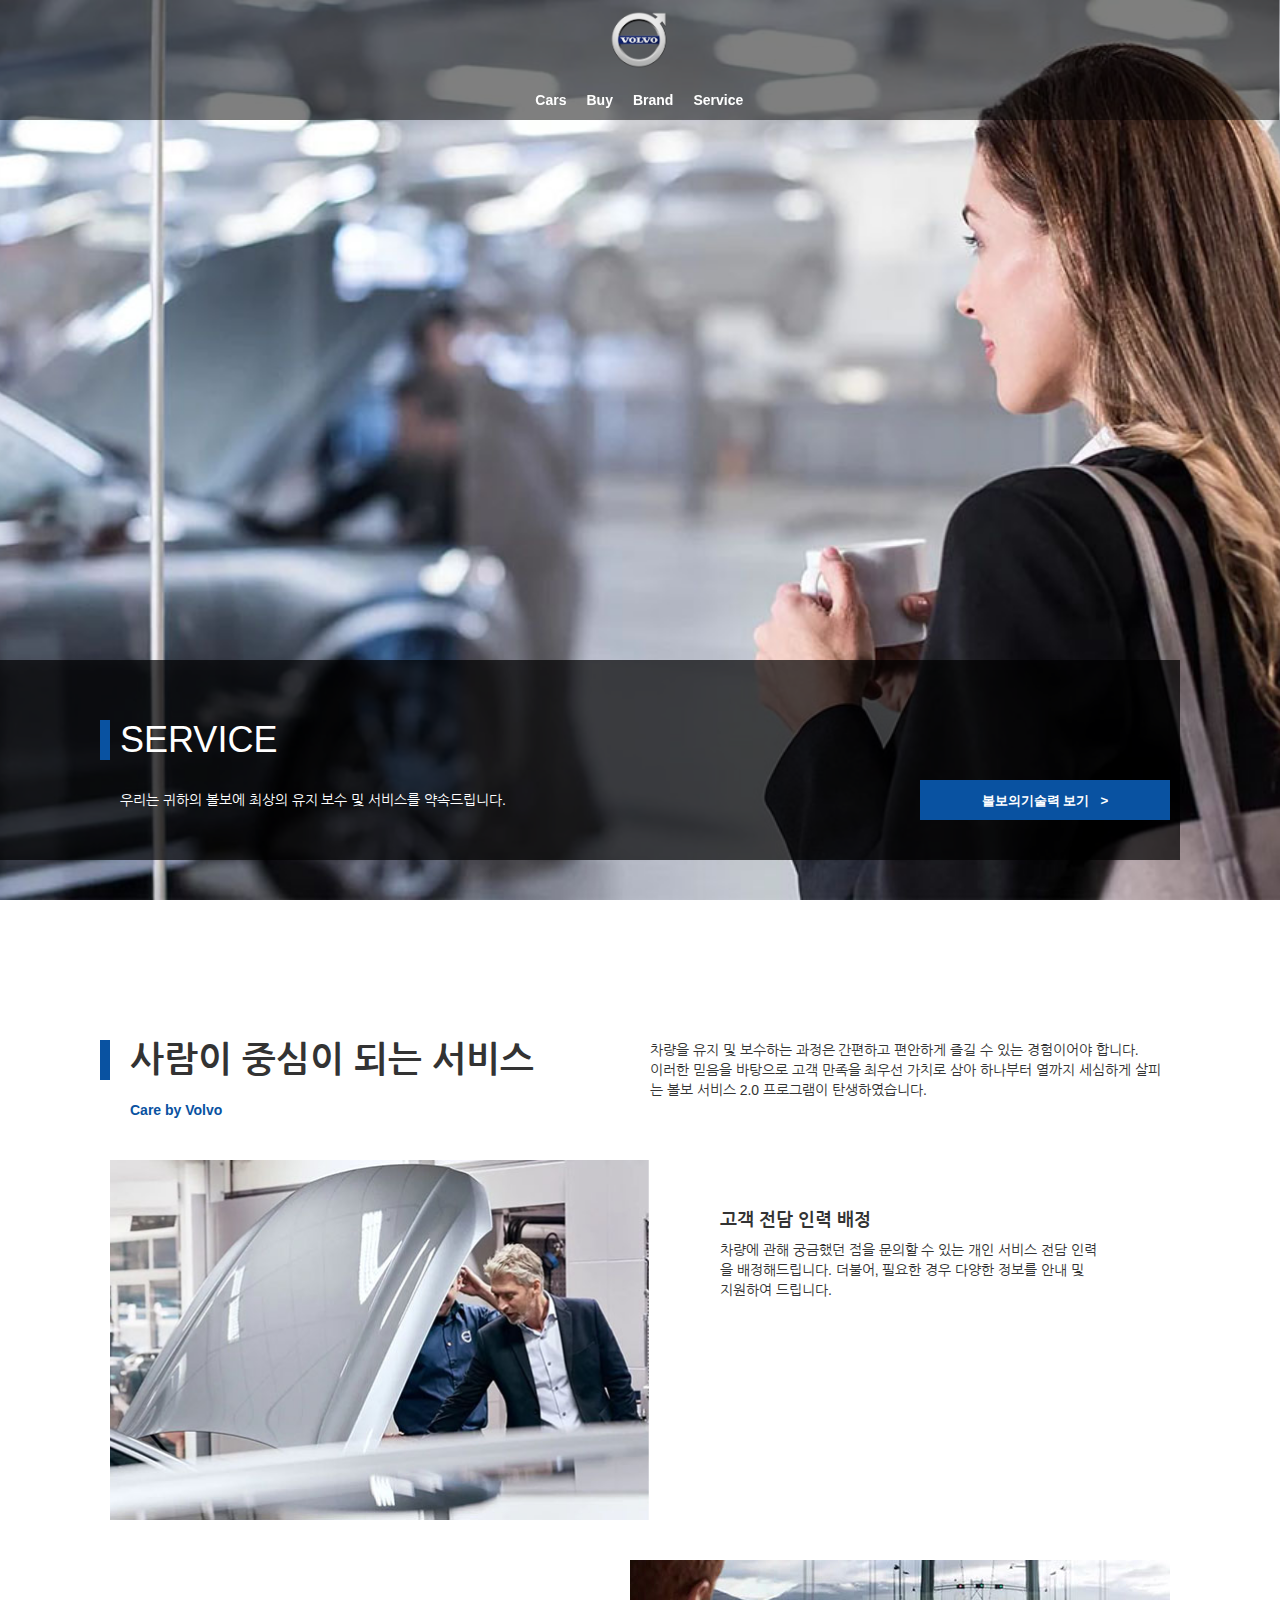
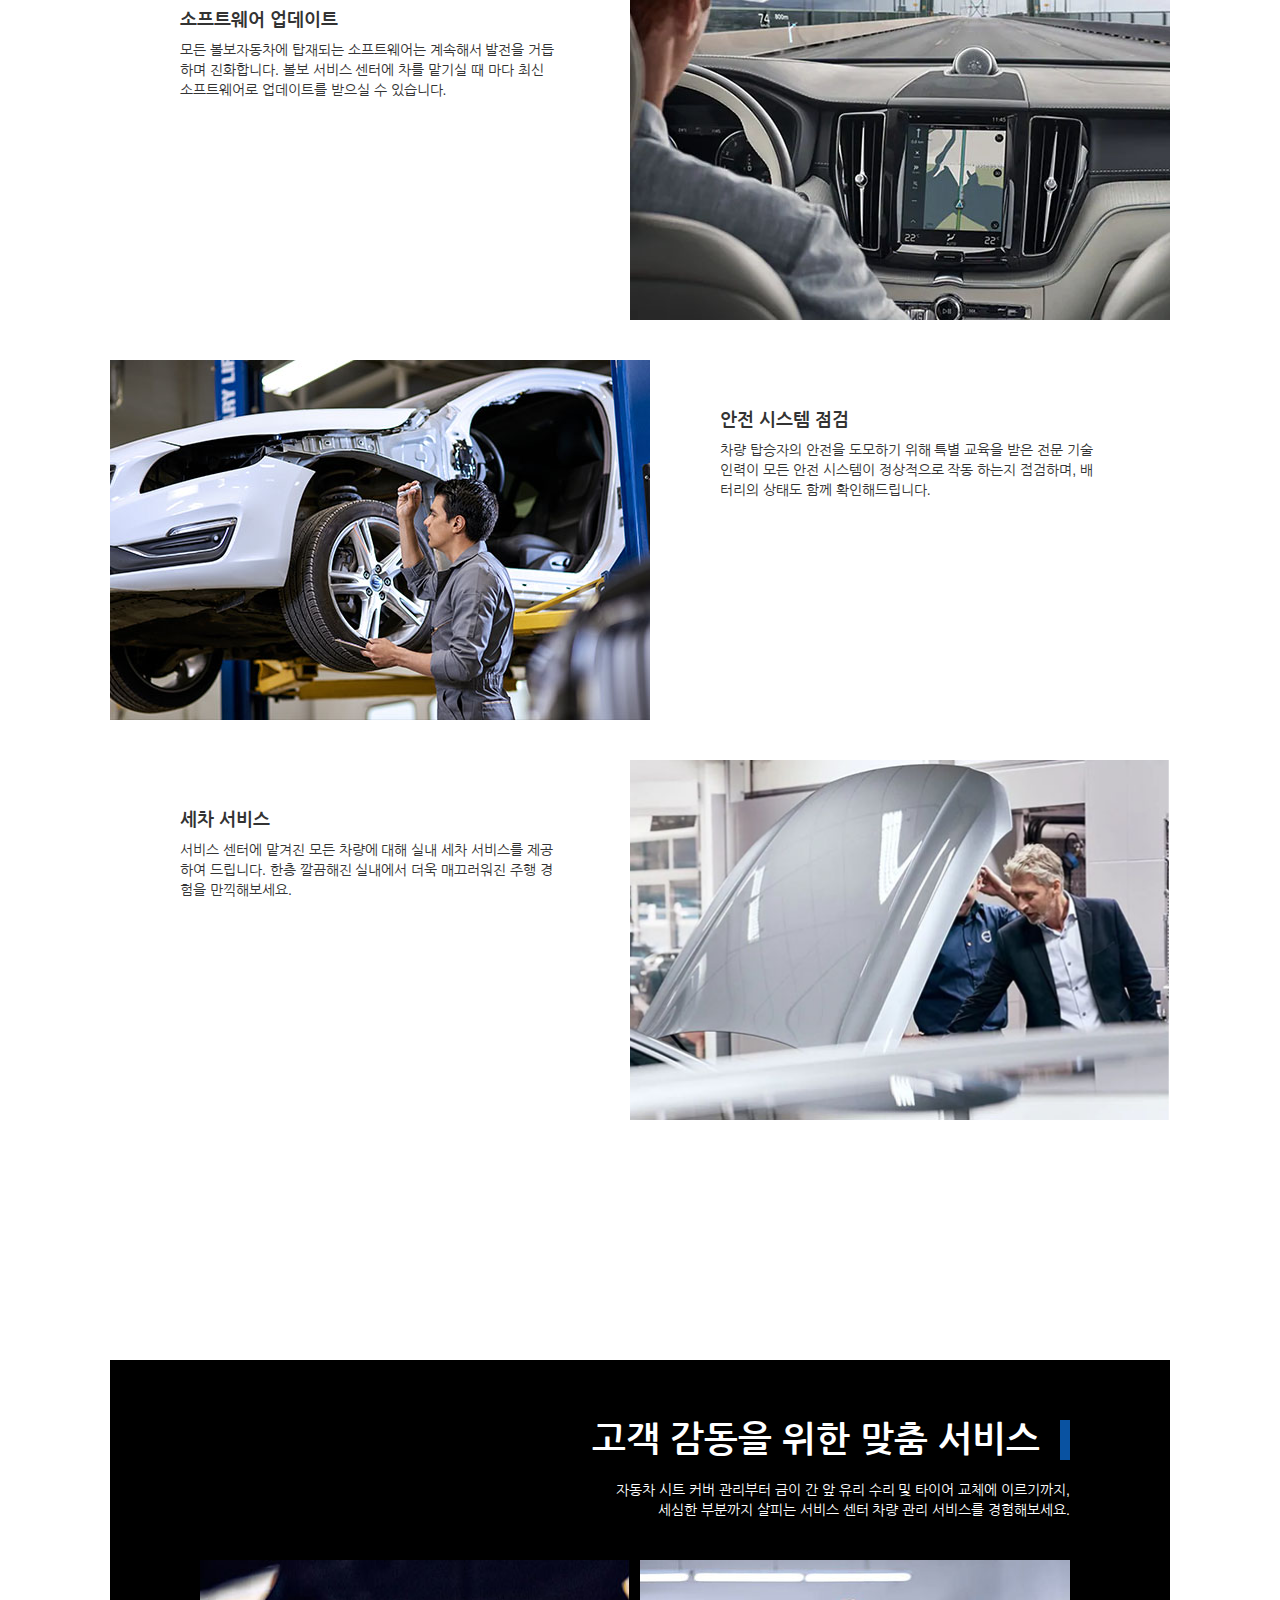
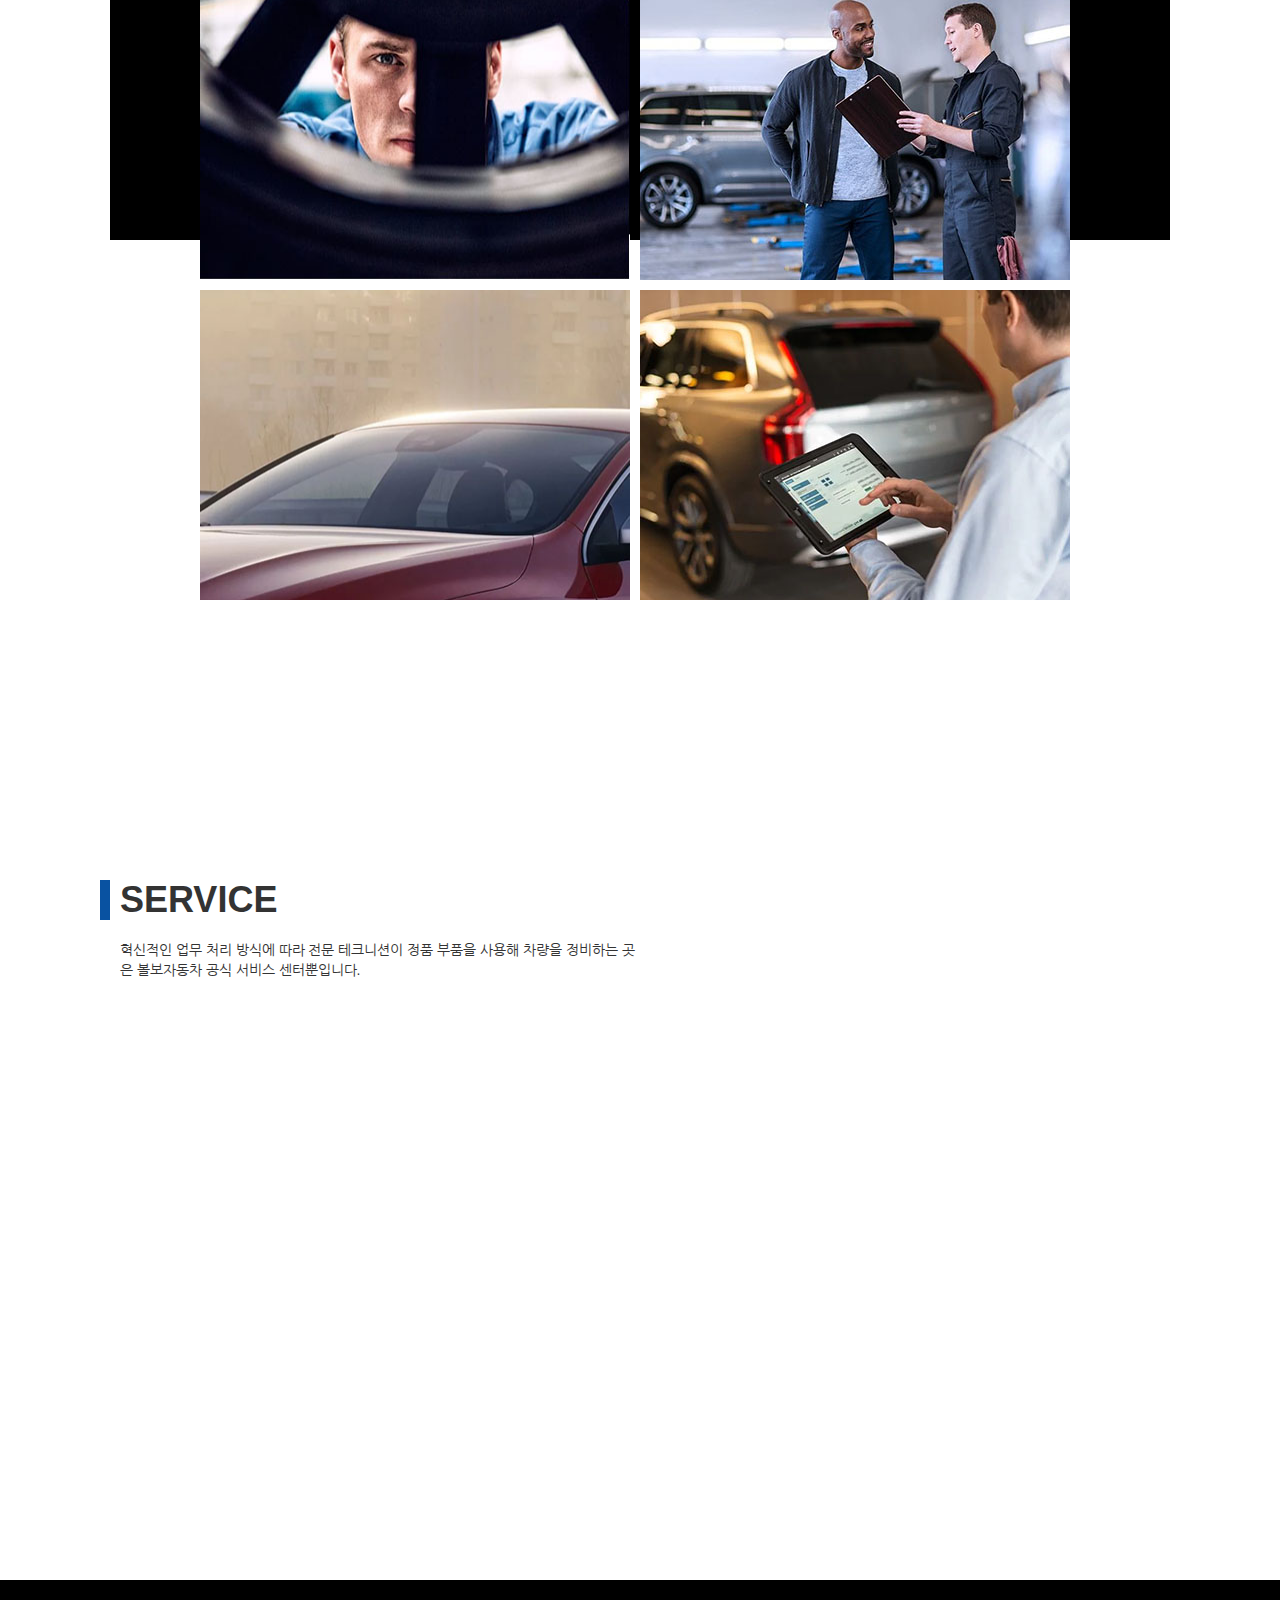
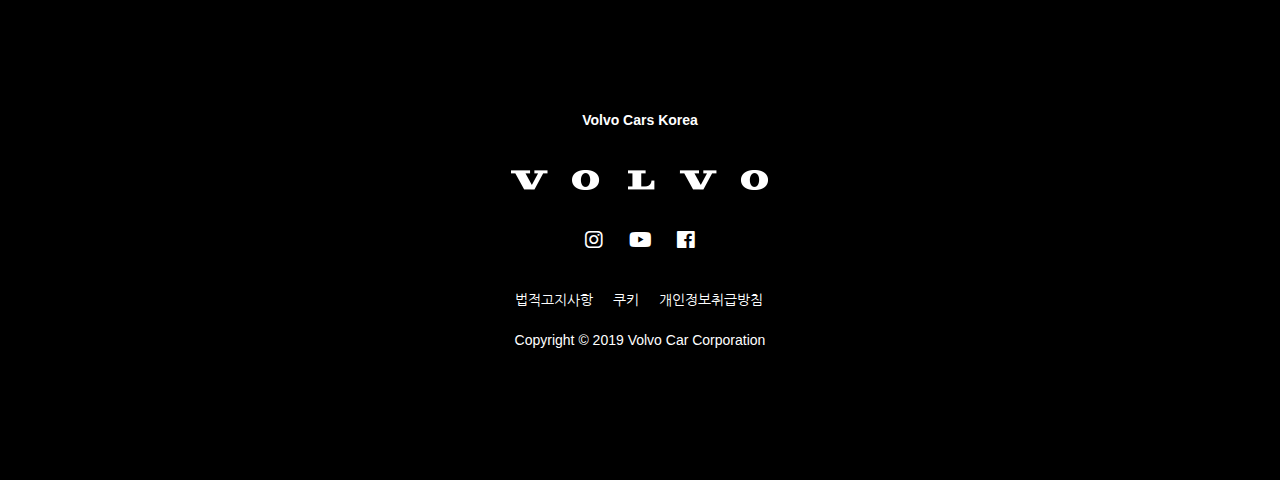
<file: sub09.html>
<!DOCTYPE html>
<html lang="en">

<head>
    <meta charset="UTF-8">
    <title>Service</title>
    <link rel="stylesheet" href="css/all.css">
    <link rel="stylesheet" href="css/reset.css">
    <link href="https://fonts.googleapis.com/css?family=Nanum+Gothic" rel="stylesheet">
    <link rel="stylesheet" href="css/common.css">
    <link rel="stylesheet" href="css/sub09_style.css">
    <script charset="UTF-8" class="daum_roughmap_loader_script" src="http://dmaps.daum.net/map_js_init/roughmapLoader.js"></script>
    <link rel="icon" href="img/common/Volvo_logo_icon.png">
    <link rel="stylesheet" href="css/sub09_480px.css" media="(max-width : 480px)">
</head>

<body>
<!--nav-->
    <input type="radio" name="vol1" id="cars">
    <input type="radio" name="vol1" id="buy">
    <input type="radio" name="vol1" id="brand">
    <input type="radio" name="vol1" id="service">
    <input type="radio" name="vol1" id="close">
    <div class="gnbWrap">
        <nav>
            <h1><a href="index.html"></a></h1>
            <ul>
                <li><label for="cars">Cars</label></li>
                <li><label for="buy">Buy</label></li>
                <li><label for="brand">Brand</label></li>
                <li><label for="service">Service</label></li>
            </ul>
            <div><label for="close"><i class="fas fa-times"></i></label></div>
        </nav>
    </div>
    <div class="lnbWrap">
        <div class="carsWrap">
            <nav class="cars">
                <ul>
                    <li class="s60">
                        <figure><a href="sub04.html"></a></figure>
                        <h4>S60</h4>
                        <p>당신의 심장을 뛰게 할<br>디자인과 퍼포먼스</p>
                    </li>
                    <li class="s90">
                        <figure><a href="sub03.html"></a></figure>
                        <h4>S90</h4>
                        <p>럭셔리 세단의 과감한 변화<br>가장 스웨디시한 럭셔리</p>
                    </li>
                    <li class="xc40">
                        <figure><a href="sub02.html"></a></figure>
                        <h4>XC40</h4>
                        <p>운전자에게 가장 적합한<br>도시형 SUV</p>
                    </li>
                    <li class="xc60">
                        <figure><a href="sub01.html"></a></figure>
                        <h4>XC60</h4>
                        <p>우월한 존재감,<br>스웨덴의 솜씨.</p>
                    </li>
                </ul>
            </nav>
        </div>
        <div class="buyWrap">
            <nav class="buy">
                <ul>
                    <li><a href="sub05.html">Dealer</a></li>
                    <li><a href="sub06.html">Promotion</a></li>
                </ul>
            </nav>
        </div>
        <div class="brandWrap">
            <nav class="brand">
                <ul>
                    <li><a href="sub07.html">Heritage</a></li>
                    <li><a href="sub08.html">Experience</a></li>
                </ul>
            </nav>
        </div>
        <div class="serviceWrap">
            <nav class="service">
                <ul>
                    <li><a href="sub09.html">Service</a></li>
                    <li><a href="sub10.html">Tutotial</a></li>
                </ul>
            </nav>
        </div>
    </div>

    <!--main-->
    <main>
        <header class="ani">
            <div class="title">
                <div class="bar"></div>
                <h2>SERVICE</h2>
            </div>
            <div class="segment">
                <p>우리는 귀하의 볼보에 최상의 유지 보수 및 서비스를 약속드립니다.</p>
                <a href="sub10.html">
                    <button>볼보의기술력 보기
                        &nbsp;&nbsp;&gt;</button>
                </a>
            </div>
        </header>
    </main>

    <!--content explain-->
    <div class="content explain">
        <header>
            
                <div class="bar"></div>
                <h2>사람이 중심이 되는 서비스</h2>            
                <p>
                차량을 유지 및 보수하는 과정은 간편하고 편안하게 즐길 수 있는 경험이어야 합니다. <br>
                이러한 믿음을 바탕으로 고객 만족을 최우선 가치로 삼아 하나부터 열까지 세심하게 살피는 볼보 서비스 2.0 프로그램이 탄생하였습니다.
            </p>
            <h5>Care by Volvo</h5>
        </header>

        <div class="section">

            <article>
                <div class="img1"></div>
                <div class="segment">
                    <h3>고객 전담 인력 배정</h3>
                    <p>차량에 관해 궁금했던 점을 문의할 수 있는 개인 서비스
                        전담 인력을 배정해드립니다. 더불어, 필요한 경우 다양한
                        정보를 안내 및 지원하여 드립니다.
                    </p>
                </div>
            </article>

            <article>
                <div class="segment">
                    <h3 class="tar">소프트웨어 업데이트</h3>
                    <p>
                        모든 볼보자동차에 탑재되는 소프트웨어는 계속해서 발전을
                        거듭하며 진화합니다. 볼보 서비스 센터에 차를 맡기실 때
                        마다 최신 소프트웨어로 업데이트를 받으실 수 있습니다.
                    </p>
                </div>
                <div class="img2"></div>
            </article>

            <article>
                <div class="img3"></div>
                <div class="segment">
                    <h3>안전 시스템 점검</h3>
                    <p>


                        차량 탑승자의 안전을 도모하기 위해 특별 교육을 받은
                        전문 기술인력이 모든 안전 시스템이 정상적으로 작동
                        하는지 점검하며, 배터리의 상태도 함께 확인해드립니다.
                    </p>
                </div>
            </article>

            <article>

                <div class="segment">
                    <h3 class="tar">
                        세차 서비스
                    </h3>
                    <p>
                        서비스 센터에 맡겨진 모든 차량에 대해 실내 세차 서비스를
                        제공하여 드립니다. 한층 깔끔해진 실내에서 더욱 매끄러워진
                        주행 경험을 만끽해보세요.
                    </p>
                </div>
                <div class="img1">
            
                </div>
            </article>
        </div>
    </div>

    <div class="content cservice">
        <div class="header">
            <div></div>
            <h2>고객 감동을 위한 맞춤 서비스</h2>

            <p>
                자동차 시트 커버 관리부터 금이 간 앞 유리 수리 및 타이어 교체에 이르기까지, <br>
                세심한 부분까지 살피는 서비스 센터 차량 관리 서비스를 경험해보세요.
            </p>
        </div>
        <div class="section">
            <div class="article">
                <div class="image"><img src="img/sub09/5.jpg" alt="" width="430px" height="320"></div>
                <div class="segment">
                    <h3>고객 전담 인력 배정</h3>

                    <p>
                        량에 관해 궁금했던 점을 문의할 수 있는 개인 서비스
                        전담 인력을 배정해드립니다. 더불어, 필요한 경우 다양한
                        정보를 안내 및 지원하여 드립니다.
                    </p>
                </div>
            </div>

            <div class="article">
                <div class="image"><img src="img/sub09/6.jpg" alt="" width="430" height="320"></div>
                <div class="segment">
                    <h3>소프트웨어 업데이트</h3>
                    <p>

                        모든 볼보자동차에 탑재되는 소프트웨어는 계속해서 발전을
                        거듭하며 진화합니다. 볼보 서비스 센터에 차를 맡기실 때
                        마다 최신 소프트웨어로 업데이트를 받으실 수 있습니다.
                    </p>
                </div>
            </div>
            <div class="article">

                <div class="image"><img src="img/sub09/7.jpg" alt="" width="430" height="320"></div>

                <div class="segment">
                    <h3>안전 시스템 점검</h3>
                    <p>
                        차량 탑승자의 안전을 도모하기 위해 특별 교육을 받은
                        전문 기술인력이 모든 안전 시스템이 정상적으로 작동
                        하는지 점검하며, 배터리의 상태도 함께 확인해드립니다.
                    </p>

                </div>
            </div>
            <div class="article">

                <div class="image"><img src="img/sub09/8.jpg" alt="" width="430" height="320"></div>

                <div class="segment">
                    <h3>세차 서비스</h3>

                    <p>
                        서비스 센터에 맡겨진 모든 차량에 대해 실내 세차 서비스를
                        제공하여 드립니다.<br> 한층 깔끔해진 실내에서 더욱 매끄러워진
                        주행 경험을 만끽해보세요.
                    </p>
                </div>
            </div>
        </div>
    </div>
    <!--map-->
    <div class="content map">
        <header s1>
            <div class="bar"></div>
            <h2>SERVICE</h2>
            <p>
                혁신적인 업무 처리 방식에 따라 전문 테크니션이 정품 부품을 사용해 차량을
                정비하는 곳은 볼보자동차 공식 서비스 센터뿐입니다.
            </p>
        </header>



        <section class="myMap root_daum_roughmap root_daum_roughmap_landing" id="daumRoughmapContainer1548291396653" ></section>
        
       <script charset="UTF-8">
	new daum.roughmap.Lander({
		"timestamp" : "1548291396653",
		"key" : "rx6z",
		"mapWidth" : "1080",
		"mapHeight" : "400"
	}).render();
</script>


    </div>





    <!--footer-->
    <div class="ftrWrap">
        <footer>
            <h4>Volvo Cars Korea</h4>
            <h1><a href="#"><img src="img/common/volvoT.png" alt=""></a></h1>
            <div class="icon"><a href="https://www.instagram.com/volvocarkorea/" target="_blank"><i class="fab fa-instagram"></i></a> <a href="https://www.youtube.com/channel/UCyZk3V2z0Xa2mSXwYIOrciw" target="_blank"><i class="fab fa-youtube"></i></a> <a href="https://www.facebook.com/VolvoCarKorea/" target="_blank"><i class="fab fa-facebook"></i></a></div>
            <ul>
                <li><a href="https://www.volvocars.com/kr/footer/legal" target="_blank">법적고지사항</a></li>
                <li><a href="https://www.volvocars.com/kr/footer/cookies" target="_blank">쿠키</a></li>
                <li><a href="https://www.volvocars.com/kr/footer/privacy" target="_blank">개인정보취급방침</a></li>
            </ul>
            <p>Copyright © 2019 Volvo Car Corporation</p>
        </footer>
    </div>

</body>

</html>
</file>
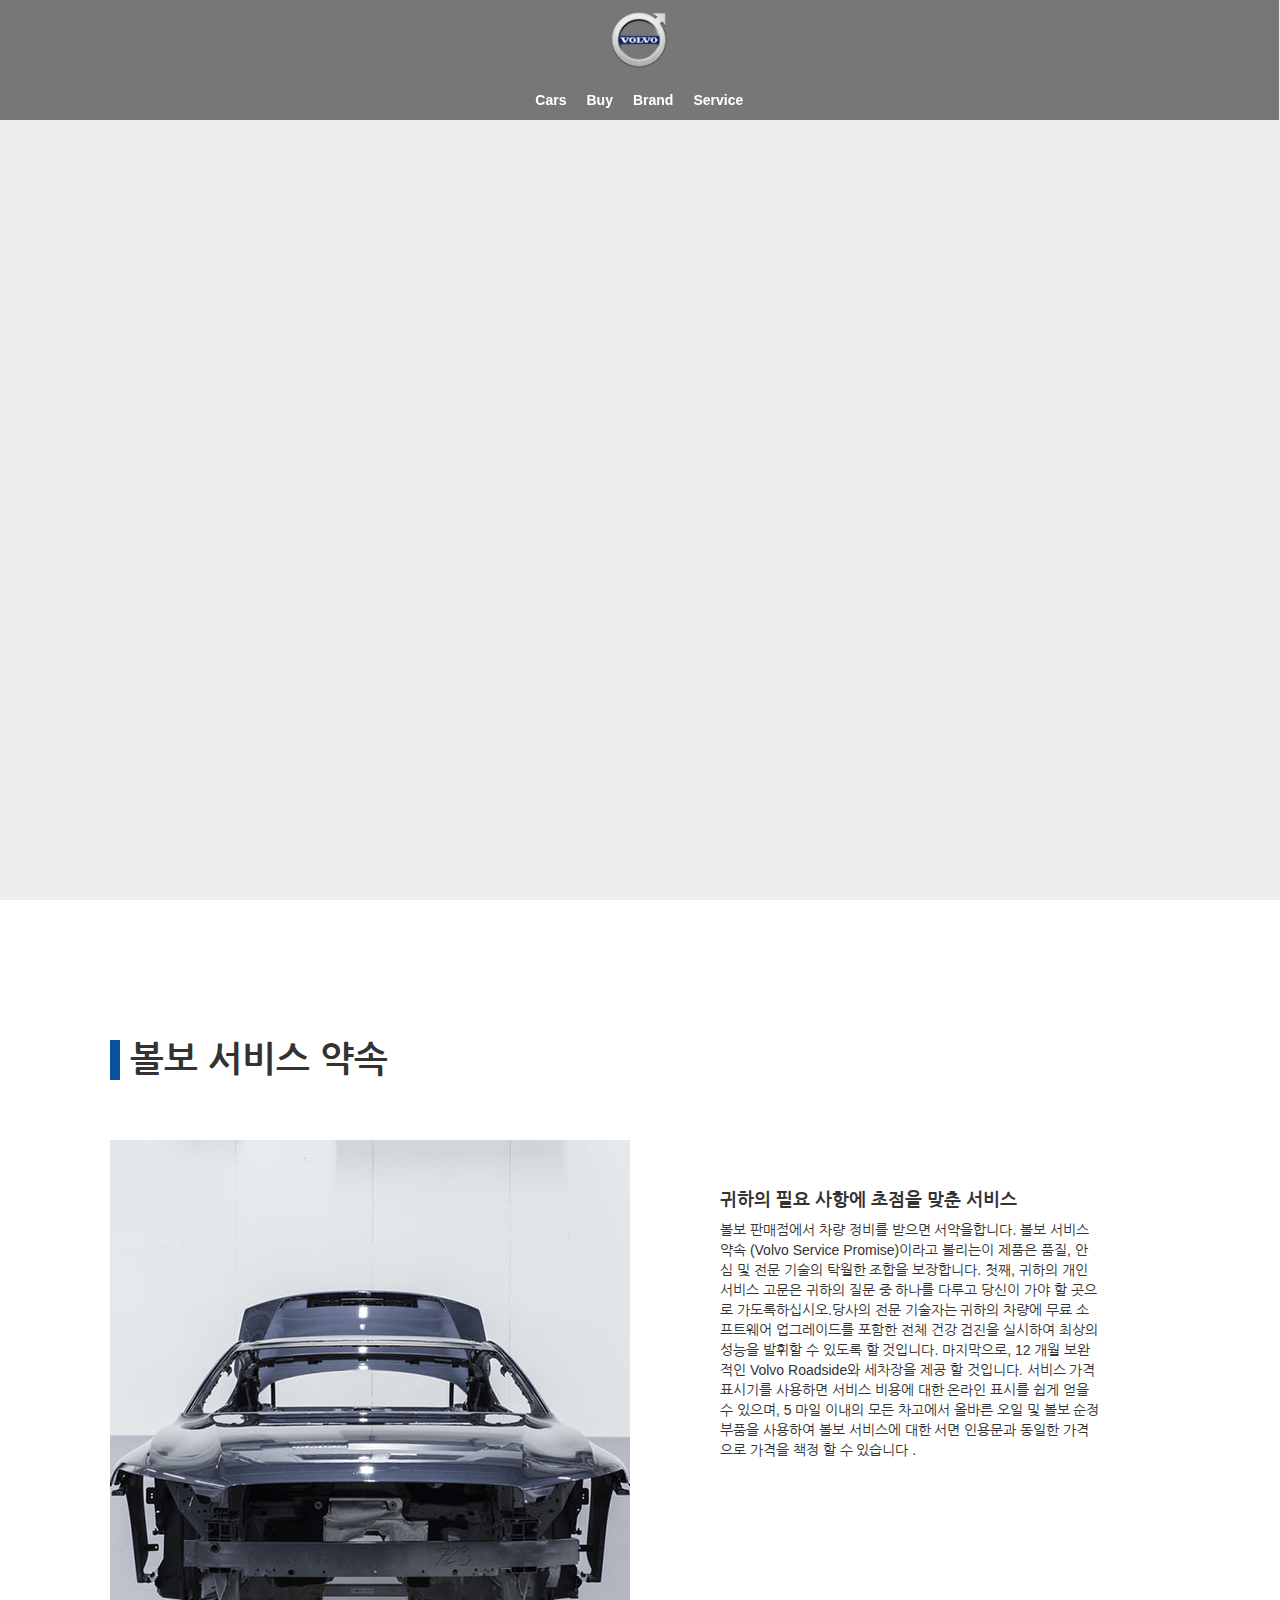
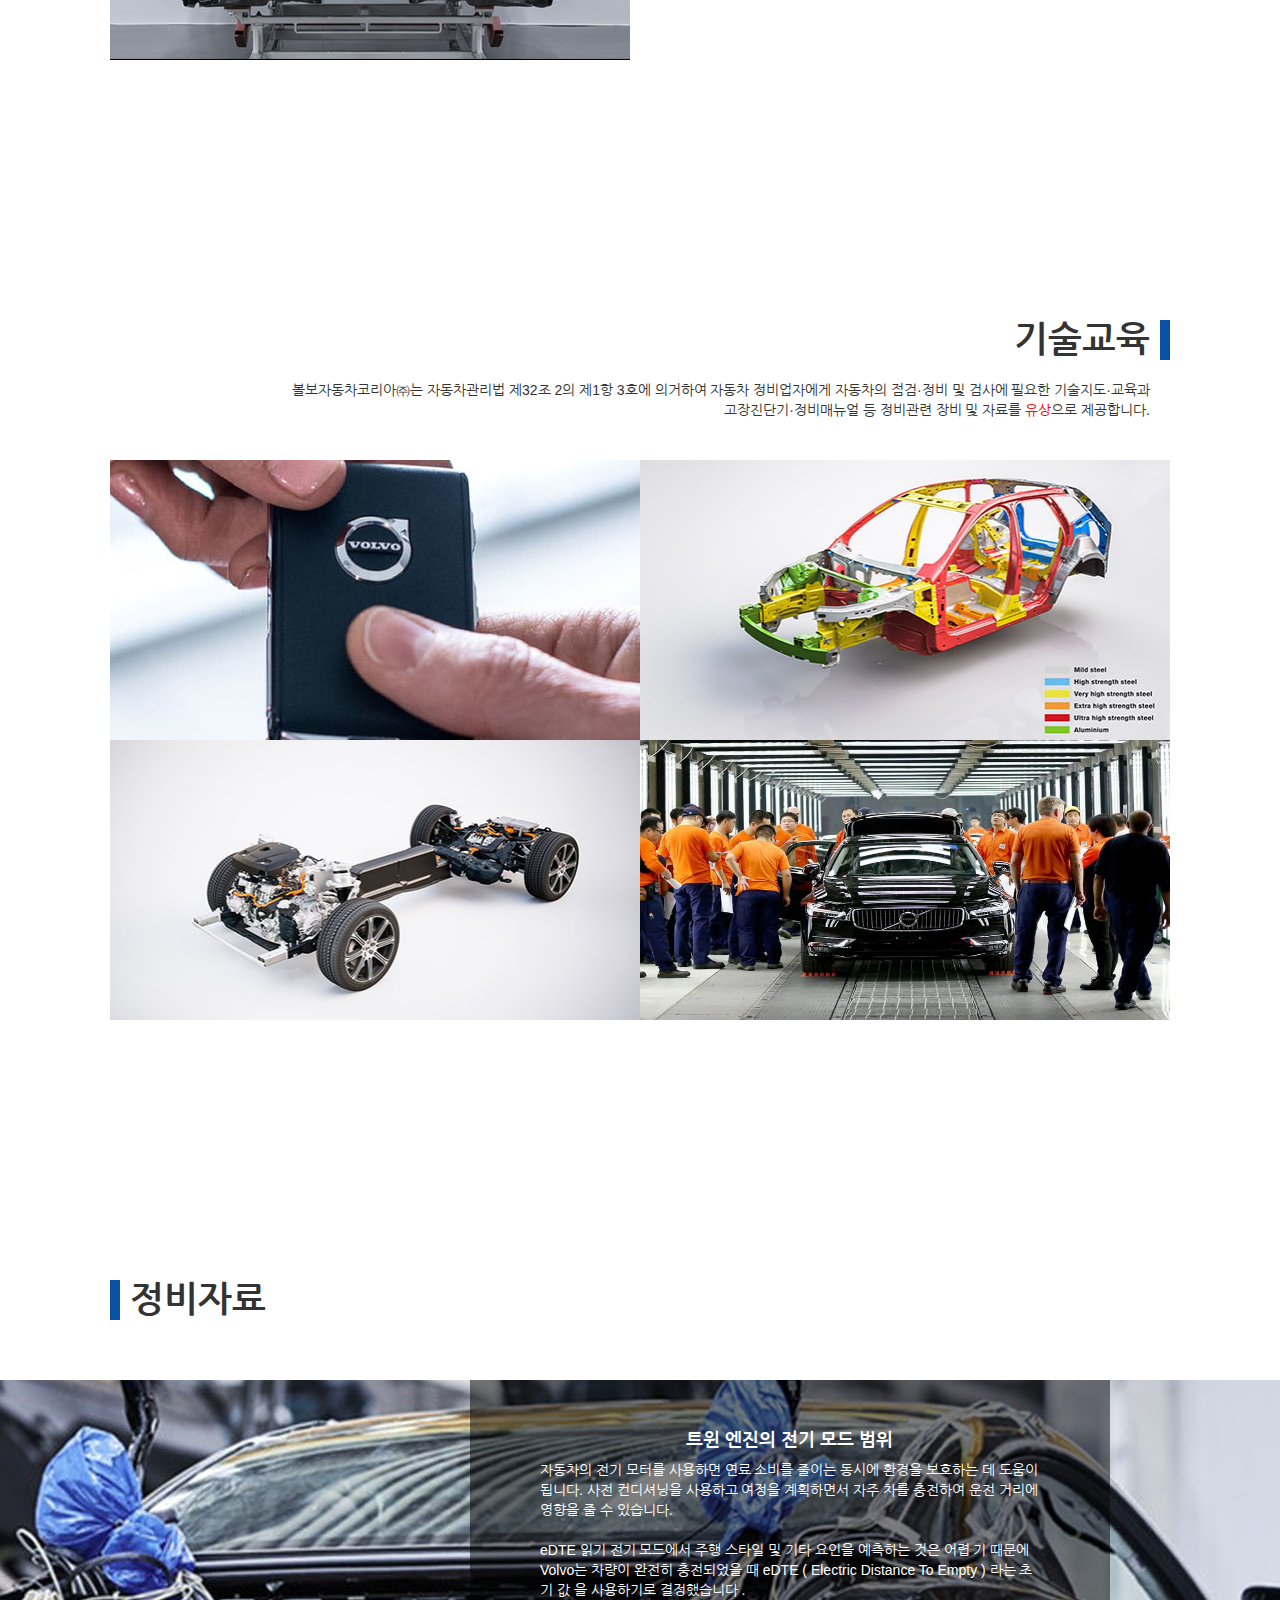
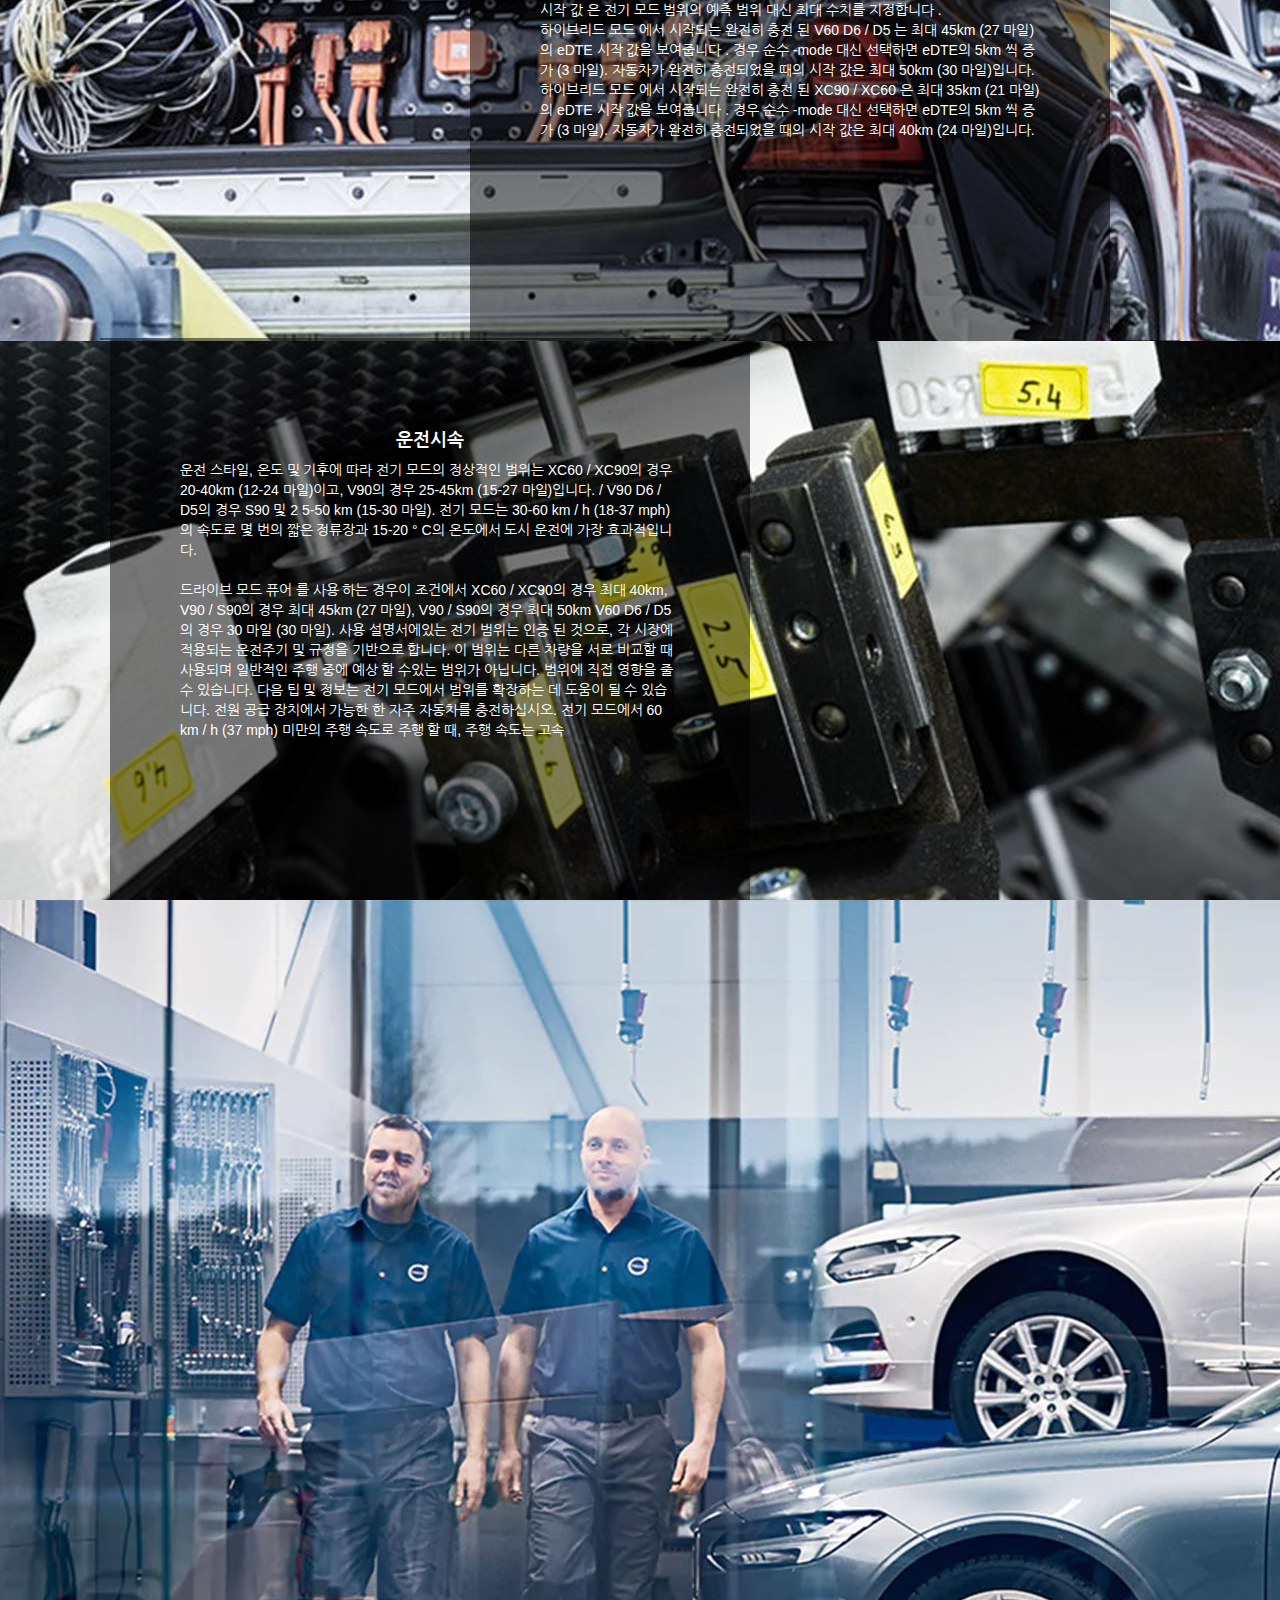
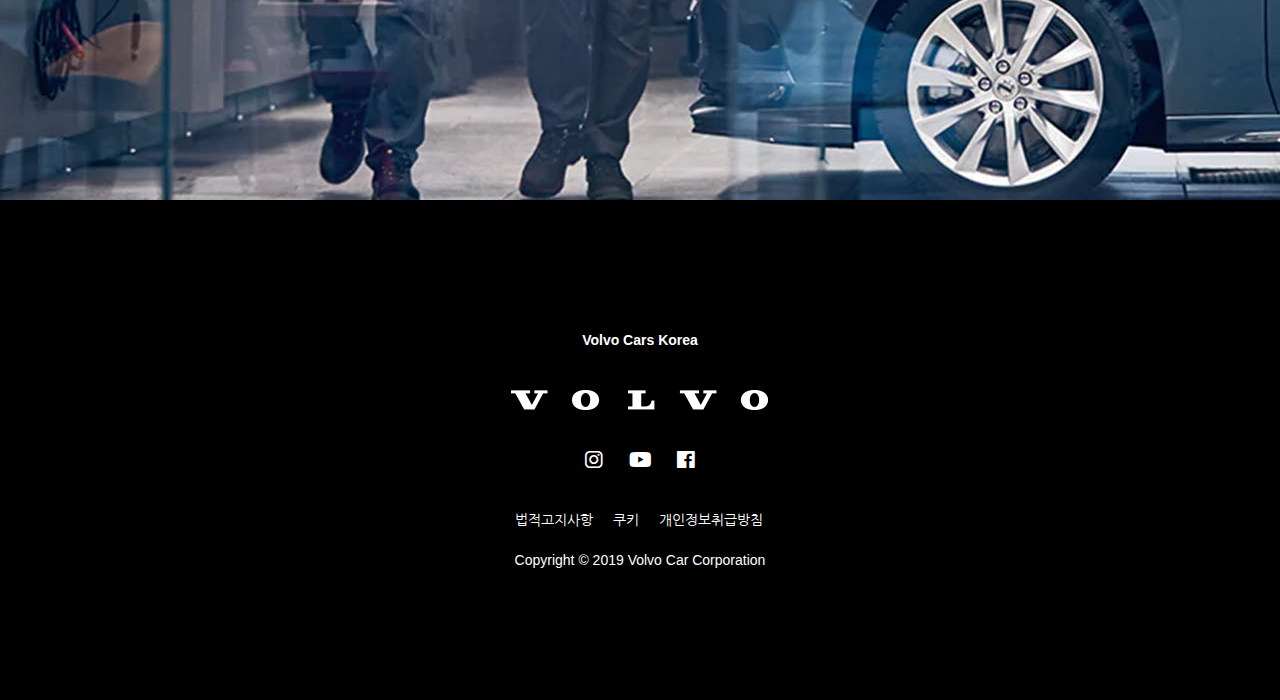
<file: sub10.html>
<!DOCTYPE html>
<html lang="en">

<head>
    <meta charset="UTF-8">
    <title>Tutorial</title>
    <link rel="stylesheet" href="css/all.css">
    <link rel="stylesheet" href="css/reset.css">
    <link href="https://fonts.googleapis.com/css?family=Nanum+Gothic" rel="stylesheet">
    <link rel="stylesheet" href="css/common.css">
    <link rel="stylesheet" href="css/sub10_style.css">
    <link rel="icon" href="img/common/Volvo_logo_icon.png">
</head>

<body>
    <!--nav-->
    <input type="radio" name="vol1" id="cars">
    <input type="radio" name="vol1" id="buy">
    <input type="radio" name="vol1" id="brand">
    <input type="radio" name="vol1" id="service">
    <input type="radio" name="vol1" id="close">
    <div class="gnbWrap">
        <nav>
            <h1><a href="index.html"></a></h1>
            <ul>
                <li><label for="cars">Cars</label></li>
                <li><label for="buy">Buy</label></li>
                <li><label for="brand">Brand</label></li>
                <li><label for="service">Service</label></li>
            </ul>
            <div><label for="close"><i class="fas fa-times"></i></label></div>
        </nav>
    </div>
    <div class="lnbWrap">
        <div class="carsWrap">
            <nav class="cars">
                <ul>
                    <li class="s60">
                        <figure><a href="sub04.html"></a></figure>
                        <h4>S60</h4>
                        <p>당신의 심장을 뛰게 할<br>디자인과 퍼포먼스</p>
                    </li>
                    <li class="s90">
                        <figure><a href="sub03.html"></a></figure>
                        <h4>S90</h4>
                        <p>럭셔리 세단의 과감한 변화<br>가장 스웨디시한 럭셔리</p>
                    </li>
                    <li class="xc40">
                        <figure><a href="sub02.html"></a></figure>
                        <h4>XC40</h4>
                        <p>운전자에게 가장 적합한<br>도시형 SUV</p>
                    </li>
                    <li class="xc60">
                        <figure><a href="sub01.html"></a></figure>
                        <h4>XC60</h4>
                        <p>우월한 존재감,<br>스웨덴의 솜씨.</p>
                    </li>
                </ul>
            </nav>
        </div>
        <div class="buyWrap">
            <nav class="buy">
                <ul>
                    <li><a href="sub05.html">Dealer</a></li>
                    <li><a href="sub06.html">Promotion</a></li>
                </ul>
            </nav>
        </div>
        <div class="brandWrap">
            <nav class="brand">
                <ul>
                    <li><a href="sub07.html">Heritage</a></li>
                    <li><a href="sub08.html">Experience</a></li>
                </ul>
            </nav>
        </div>
        <div class="serviceWrap">
            <nav class="service">
                <ul>
                    <li><a href="sub09.html">Service</a></li>
                    <li><a href="sub10.html">Tutotial</a></li>
                </ul>
            </nav>
        </div>
    </div>
    <!--main-->
    <main>
        <div class="frame">
            <iframe width="100%" height="100%" src="https://www.youtube.com/embed/QOJsLcCQNyw?autoplay=1" frameborder="0" allow="accelerometer; autoplay; encrypted-media; gyroscope; picture-in-picture" allowfullscreen></iframe>
        </div>
    </main>
    <!--볼보 서비스 약속-->
    <div class="content promise">
        <header>
            <div class="bar"></div>
            <h2>볼보 서비스 약속</h2>
        </header>
        <section>
            <article>
                <figure></figure>
                <div class="segment">
                    <h3>귀하의 필요 사항에 초점을 맞춘 서비스</h3>
                    <p>
                        볼보 판매점에서 차량 정비를 받으면 서약을합니다. 볼보 서비스 약속 (Volvo
                        Service Promise)이라고 불리는이 제품은 품질, 안심 및 전문 기술의 탁월한
                        조합을 보장합니다. 첫째, 귀하의 개인 서비스 고문은 귀하의 질문 중 하나를 다루고 당신이 가야 할 곳으로 가도록하십시오.당사의 전문 기술자는 귀하의 차량에 무료 소프트웨어 업그레이드를 포함한 전체
                        건강 검진을 실시하여 최상의 성능을 발휘할 수 있도록 할 것입니다. 마지막으로,
                        12 개월 보완적인 Volvo Roadside와 세차장을 제공 할 것입니다.
                        서비스 가격 표시기를 사용하면 서비스 비용에 대한 온라인 표시를 쉽게 얻을 수
                        있으며, 5 마일 이내의 모든 차고에서 올바른 오일 및 볼보 순정 부품을 사용하여
                        볼보 서비스에 대한 서면 인용문과 동일한 가격으로 가격을 책정 할 수 있습니다 .
                    </p>
                </div>
            </article>
        </section>
    </div>
    <!--기술교육-->
    <div class="content skill">
        <header>
            <div></div>
            <h2>기술교육</h2>
            <p>
                볼보자동차코리아㈜는 자동차관리법 제32조 2의 제1항 3호에 의거하여 자동차 정비업자에게 자동차의 점검·정비 및 검사에 필요한 기술지도·교육과<br>
                고장진단기·정비매뉴얼 등 정비관련 장비 및 자료를 <span>유상</span>으로 제공합니다.
            </p>
        </header>
        <section>
            <div class="article">
                <div class="image"><img src="img/sub10/2.jpg" alt="" width="530px" height="280"></div>
                <div class="segment">
                    <h3>서비스 및 유지 보수</h3>
                    <p>공장에서 정한 유지 보수, 도로 위험 보호 및 길가 지원을 받으십시오.
                        브레이크 패드 및 로터와 같은 품목의 초과 마모 및 찢어짐 범위을
                        서비스 제공 합니다.
                    </p>
                </div>
            </div>
            <div class="article">
                <div class="image"><img src="img/sub10/3.JPG" alt="" width="530px" height="280"></div>
            </div>
            <div class="article">
                <div class="image"><img src="img/sub10/4.JPG" alt="" width="530px" height="280"></div>
            </div>
            <div class="article">
                <div class="image"><img src="img/sub10/5.JPG" alt="" width="530px" height="280"></div>
                <div class="segment">
                    <h3>서비스 및 유지 보수</h3>
                    <p>공장에서 정한 유지 보수, 도로 위험 보호 및 길가 지원을 받으십시오.
                        브레이크 패드 및 로터와 같은 품목의 초과 마모 및 찢어짐 범위을
                        서비스 제공 합니다.
                    </p>
                </div>
            </div>

        </section>
    </div>
    <!--정비자료-->
    <div class="content document">
        <header>
            <div></div>
            <h2>정비자료</h2>
        </header>

        <section>
            <article class="top">
                <div class="segment">
                    <div class="fr">
                        <h3>트윈 엔진의 전기 모드 범위</h3>
                        <p>
                            자동차의 전기 모터를 사용하면 연료 소비를 줄이는 동시에 환경을 보호하는 데 도움이됩니다.
                            사전 컨디셔닝을 사용하고 여정을 계획하면서 자주 차를 충전하여 운전 거리에 영향을 줄 수 있습니다.
                            <br><br>
                            eDTE 읽기
                            전기 모드에서 주행 스타일 및 기타 요인을 예측하는 것은 어렵 기 때문에 Volvo는 차량이 완전히
                            충전되었을 때 eDTE ( Electric Distance To Empty ) 라는 초기 값 을 사용하기로 결정했습니다 .<br>
                            시작 값 은 전기 모드 범위의 예측 범위 대신 최대 수치를 지정합니다 .<br>
                            하이브리드 모드 에서 시작되는 완전히 충전 된 V60 D6 / D5 는 최대 45km (27 마일) 의 eDTE
                            시작 값을 보여줍니다 . 경우 순수 -mode 대신 선택하면 eDTE의 5km 씩 증가 (3 마일). 자동차가
                            완전히 충전되었을 때의 시작 값은 최대 50km (30 마일)입니다.<br>
                            하이브리드 모드 에서 시작되는 완전히 충전 된 XC90 / XC60 은 최대 35km (21 마일) 의 eDTE
                            시작 값을 보여줍니다 . 경우 순수 -mode 대신 선택하면 eDTE의 5km 씩 증가 (3 마일). 자동차가
                            완전히 충전되었을 때의 시작 값은 최대 40km (24 마일)입니다.<br>

                            <br>
                        </p>
                    </div>
                </div>
            </article>
            <article class="last">
                <div class="segment">
                    <div class="fl">
                        <h3>운전시속</h3>
                        <p>
                            운전 스타일, 온도 및 기후에 따라 전기 모드의 정상적인 범위는 XC60 / XC90의 경우 20-40km
                            (12-24 마일)이고, V90의 경우 25-45km (15-27 마일)입니다. / V90 D6 / D5의 경우 S90 및 2
                            5-50 km (15-30 마일). 전기 모드는 30-60 km / h (18-37 mph)의 속도로 몇 번의 짧은
                            정류장과 15-20 ° C의 온도에서 도시 운전에 가장 효과적입니다.<br /><br />
                            드라이브 모드 퓨어 를 사용 하는 경우이 조건에서 XC60 / XC90의 경우 최대 40km, V90 / S90의
                            경우 최대 45km (27 마일), V90 / S90의 경우 최대 50km V60 D6 / D5의 경우 30 마일 (30 마일).
                            사용 설명서에있는 전기 범위는 인증 된 것으로, 각 시장에 적용되는 운전주기 및 규정을 기반으로
                            합니다.
                            이 범위는 다른 차량을 서로 비교할 때 사용되며 일반적인 주행 중에 예상 할 수있는 범위가 아닙니다.
                            범위에 직접 영향을 줄 수 있습니다.
                            다음 팁 및 정보는 전기 모드에서 범위를 확장하는 데 도움이 될 수 있습니다.
                            전원 공급 장치에서 가능한 한 자주 자동차를 충전하십시오.
                            전기 모드에서 60 km / h (37 mph) 미만의 주행 속도로 주행 할 때, 주행 속도는 고속


                        </p>
                    </div>
                </div>
            </article>
            <article class="img"></article>
        </section>
    </div>
    <!--footer-->
    <div class="ftrWrap">
        <footer>
            <h4>Volvo Cars Korea</h4>
            <h1><a href="#"><img src="img/common/volvoT.png" alt=""></a></h1>
            <div class="icon"><a href="https://www.instagram.com/volvocarkorea/" target="_blank"><i class="fab fa-instagram"></i></a> <a href="https://www.youtube.com/channel/UCyZk3V2z0Xa2mSXwYIOrciw" target="_blank"><i class="fab fa-youtube"></i></a> <a href="https://www.facebook.com/VolvoCarKorea/" target="_blank"><i class="fab fa-facebook"></i></a></div>
            <ul>
                <li><a href="https://www.volvocars.com/kr/footer/legal" target="_blank">법적고지사항</a></li>
                <li><a href="https://www.volvocars.com/kr/footer/cookies" target="_blank">쿠키</a></li>
                <li><a href="https://www.volvocars.com/kr/footer/privacy" target="_blank">개인정보취급방침</a></li>
            </ul>
            <p>Copyright © 2019 Volvo Car Corporation</p>
        </footer>
    </div>
</body>

</html>
</file>
<file: css/common.css>
/*common.css*/

/*header*/
body{
    overflow-x: hidden;
    position: relative;
}
input{
    display: none;
}

div.gnbWrap{
    background-color: rgba(0,0,0,0.5);
    position: fixed;
    width: 99.9vw;
    z-index: 1000;
    height: 120px;
}
div.gnbWrap>nav{
    width: 1080px;
    margin: 0 auto;
}
div.gnbWrap>nav>h1{
    background-image: url('../img/common/Volvo-logo.png');
    background-position: center;
    background-size: cover;
    width: 106px;
    height: 60px;
    margin: 10px auto;
}
div.gnbWrap>nav>h1>a{
    width: 100%;
    height: 100%;
    display: block;
}
div.gnbWrap>nav>ul{
    overflow: hidden;
    margin: 0 auto;
    width: 228px;
}
div.gnbWrap>nav>ul>li{
    float: left;
    text-align: center;
    font-weight: bold;
    color: white;
    line-height: 40px;
    margin: 0 10px;
    border-bottom: 0;
    box-sizing: border-box;
    transition: all 0.5s;
    height: 40px;

}
div.gnbWrap>nav>div{
    float: right;
    margin-top: 0px;
    color: rgba(9,82,161,1);
    line-height: 40px;
    font-size: 24px;
    width: 40px;
    height: 40px;
    display: none;
}
div.gnbWrap>nav>div>label>i:hover{
    cursor: pointer;
}
div.gnbWrap>nav>ul>li:hover{
    box-sizing: border-box;
    border-bottom: 4px solid rgb(9, 82, 161);
    color: rgb(9, 82, 161);
}
div.gnbWrap>nav>ul>li>label:hover{
    cursor: pointer;
}

div.lnbWrap{
    width: 99.9vw;
    background-color: #fff;
    position: fixed;
    top: 120px;
    z-index: 999;
}
input#cars:checked~.lnbWrap>.carsWrap{
    display: block;
}
input#buy:checked~.lnbWrap>.buyWrap{
    display: block;
}
input#brand:checked~.lnbWrap>.brandWrap{
    display: block;
}
input#service:checked~.lnbWrap>.serviceWrap{
    display: block;
}
input#close:checked~.lnbWrap>*.div{
    display: none;
}
input#cars:checked~.gnbWrap>nav>div{
    display: block;
}
input#buy:checked~.gnbWrap>nav>div{
    display: block;
}
input#brand:checked~.gnbWrap>nav>div{
    display: block;
}
input#service:checked~.gnbWrap>nav>div{
    display: block;
}
div.lnbWrap>div{
    width: 1080px;
    margin: 0 auto;
    color: rgb(9, 82, 161);
}
div.lnbWrap>.carsWrap{
    display: none;
}
div.lnbWrap>.buyWrap{
    display: none;
}
div.lnbWrap>.brandWrap{
    display: none;
}
div.lnbWrap>.serviceWrap{
    display: none;
}
div.lnbWrap>.carsWrap>.cars>ul{
    overflow: hidden;
    padding-top: 20px;
}
div.lnbWrap>.carsWrap>.cars>ul>li{
    text-align: center;
    float: left;
}
div.lnbWrap>.carsWrap>.cars>ul>li>figure{
    width: 250px;
    height: 120px;
    margin: 0 10px;
    background-position: center;
    background-size: cover;
}
div.lnbWrap>.carsWrap>.cars>ul>.xc60>figure{
    background-image: url('../img/common/xc60side.jpg');

}
div.lnbWrap>.carsWrap>.cars>ul>.xc40>figure{
    background-image: url('../img/common/xc40side.jpg');

}
div.lnbWrap>.carsWrap>.cars>ul>.s90>figure{
    background-image: url('../img/common/s90side.jpg');

}
div.lnbWrap>.carsWrap>.cars>ul>.s60>figure{
    background-image: url('../img/common/s60side.jpg');

}

div.lnbWrap>.carsWrap>.cars>ul>.xc60>figure>a{
    width: 250px;
    height: 120px;
    display: block;
}
div.lnbWrap>.carsWrap>.cars>ul>.xc40>figure>a{
    width: 250px;
    height: 120px;
    display: block;
}
div.lnbWrap>.carsWrap>.cars>ul>.s90>figure>a{
    width: 250px;
    height: 120px;
    display: block;
}
div.lnbWrap>.carsWrap>.cars>ul>.s60>figure>a{
    width: 250px;
    height: 120px;
    display: block;
}
div.lnbWrap>.carsWrap>.cars>ul>li>h4{
    font-size: 18px;
    font-weight: bold;
    line-height: 40px;
    width: 250px;
}
div.lnbWrap>.carsWrap>.cars>ul>li>p{
    width: 250px;
    height: 80px;
}
div.lnbWrap>.buyWrap{}
div.lnbWrap>.buyWrap>.buy{}
div.lnbWrap>.buyWrap>.buy>ul{
    width: 185.5px;
    margin-left: 410px;
}
div.lnbWrap>.buyWrap>.buy>ul>li{
    text-align: center;
    line-height: 30px;
    font-size: 14px;
    font-weight: bold;
    margin: 0 10px;
}
div.lnbWrap>.brandWrap{}
div.lnbWrap>.brandWrap>.brand{}
div.lnbWrap>.brandWrap>.brand>ul{
    width: 256px;
    margin-left: 426px;
}
div.lnbWrap>.brandWrap>.brand>ul>li{
    text-align: center;
    line-height: 30px;
    font-size: 14px;
    font-weight: bold;
    margin: 0 10px;
}
div.lnbWrap>.serviceWrap{}
div.lnbWrap>.serviceWrap>.service{}
div.lnbWrap>.serviceWrap>.service>ul{
    width: 168px;
    margin-left: 535px;
}
div.lnbWrap>.serviceWrap>.service>ul>li{
    text-align: center;
    line-height: 30px;
    font-size: 14px;
    font-weight: bold;
    margin: 0 10px;
}


/*footer*/
div.ftrWrap{
    padding: 120px 0;
    background-color: #000;
}
div.ftrWrap>footer{
    width: 1080px;
    margin: 0 auto;
    text-align: center;
    color: white;
}
div.ftrWrap>footer>h4{
    font-weight: bold;
    line-height: 40px;
}
div.ftrWrap>footer>h1{
    margin: 0 auto;
    padding: 30px 0;
    width: 258px;
    height: 40px;
}
div.ftrWrap>footer>.icon{
    text-align: center;
    line-height: 40px;
    font-size: 20px;
    padding: 20px 0;
}
div.ftrWrap>footer>.icon>a{
    margin: 0 10px;
}
div.ftrWrap>footer>ul{
    overflow: hidden;
    margin: 0 auto;
    width: 270.58px;
}
div.ftrWrap>footer>ul>li{
    float: left;
    margin: 0 10px;
    line-height: 40px;
}
div.ftrWrap>footer>p{
    line-height: 40px;
}

/*main*/


/*img는 main에 background-image로 넣었습니다.
 각 개인의 style.css 에서 background-image:url(경로) 지정하시기 바랍니다.*/
main{
    background-color:#eee;
    width: 100vw; height: 100vh;
    background-size: cover;
    background-position: center;
    position: relative;
}

/*
    불투명 박스는 전체적으로 header 태그로 묶어
    1) div.title : 제목영역 태그
    2) div.segment : 내용+버튼 영역 태그로 구성했습니다.

        <header class="ani">
            <div class="title">
                <div class="bar"></div>
                <h2>제목</h2>
            </div>
            <div class="segment">
                <p>내용</p>
                <a href="링크">
                    <button>버튼이름&nbsp;&nbsp;&gt;</button>
                </a>
            </div>
        </header>
*/
main>.ani{
    width: calc((100vw - 1080px) / 2 + 1080px);
    height: 200px;
    background-color: rgba(0,0,0,0.7);
    position: absolute;
    bottom: 40px;
    padding-left: calc((100vw - 1080px) / 2);

    animation-name: hdrAni;
    animation-duration: 2.5s;
    animation-iteration-count: 1;
}
main>.ani>.title{
    padding-top: 40px;
    color: #fff;
}
main>.ani>.title>h2{
    font-size: 36px;
    line-height: 80px;
    text-indent: 10px;
    height: 80px;
}

main>.ani>.title>.bar{
    width: 10px; height: 40px;
    background-color: #0952a1;
    margin: 20px 0;
    float: left;
}

main>.ani>.segment>p{
    float: left;
    color: #fff;
    line-height: 40px;
    text-indent: 20px;
}
main>.ani>.segment>a>button{
    background-color: #0952a1;
    color: #fff; border: none;
    font-weight: bold; line-height: 40px;
    width: 250px; height: 40px;
    float: right;
    margin-right: 10px;
    cursor: pointer;
}
@keyframes hdrAni{
    0% {margin-left: -100%;}
    100% {margin-left: 0%;}
}





/*content*/
div.content{
    padding: 120px 0;
}
div.content>header{
    width: 1080px;
    margin: 0 auto;
}

.bar{
    width: 10px; height: 40px;
    background-color: #0952a1;
    margin: 20px 0;
    float: left;}

div.content>section{
    width: 1080px;
    margin: 0 auto;
}

div.pml{
    background-color: ;
    position: fixed;
    top: 80px;
    z-index: 10000;
}
div.pml>.btnWrap{
    margin-left: calc((99vw - 1080px) / 2 + 10px);
}
div.pml>.btnWrap>h4{
    font-size: 14px;
    font-weight: bold;
    line-height: 40px;
    color : rgba(255,255,255,0.7);
}

div.pmr{
    background-color: ;
    position: fixed;
    top: 80px;
    right: calc((99vw - 1080px) / 2 + 10px);
    z-index: 10000;
    height: 40px;
}
div.pmr>.btnWrap{
    /*margin-right: calc((99vw - 1080px) / 2 + 10px);*/
}
div.pmr>.btnWrap>h4{
    font-size: 14px;
    font-weight: bold;
    line-height: 40px;
    color : rgba(255,255,255,0.7);
}

/* html복붙용
<div class="pml">
        <div class="btnWrap">
            <h4><a href="경로"><i class="fas fa-angle-left"></i>&nbsp;&nbsp; Back to 메인</a></h4>
        </div>
    </div>
<div class="pmr">
    <div class="btnWrap">
        <h4><a href="경로">Move to Features &nbsp;&nbsp; <i class="fas fa-angle-right"></i></a></h4>
    </div>
</div>
*/

/*
div.content>header>.title{
    overflow: hidden;
    font-weight: bold;
    float: left;
    width: calc(50% - 20px);
    margin: 0 10px;
}

div.content>header>.title>h5{
    color: #0952a1;
    font-size: 12px;
    line-height: 40px;
    text-indent: 20px;
}
div.content>header>p{
    width: calc(50% - 20px);
    margin: 0 10px;
    float: right;
    padding-top: 20px;
    text-align: left;
}
*/
</file>
<file: css/index_style.css>
/*index_style.css*/
main{
    width: 99vw;
    height: 100vh;
    overflow: hidden;
    position: relative;

}
main>.areaWrap{
    width: 198vw;
    height: 100vh;
    position: relative;
    transition: all 0.5s;
}
main>.areaWrap>.area1{
    width: 99vw;
    height: 100vh;
    background-image: url('../img/index/s90main.jpg');
    background-position: center;
    background-size: cover;
    float: left;
    position: relative;
}
main>.areaWrap>.area1>.tWrap{
    position: absolute;
    width: 263.2px;
    height: 160px;
    top: 280px;
    right: calc((99vw - 1080px) / 2 + 10px);
}
main>.areaWrap>.area1>.tWrap>h4{
    font-weight: bold;
    color : white;
    text-align: right;
    line-height: 40px;
}
main>.areaWrap>.area1>.tWrap>h2{
    font-size: 48px;
    font-weight: bold;
    line-height: 80px;
    color : white;
    text-align: right;
}
main>.areaWrap>.area1>.tWrap>h3{
    font-size: 18px;
    font-weight: bold;
    color : white;
    text-align: right;
    line-height: 40px;
}
main>.areaWrap>.area2{
    width: 99vw;
    height: 100vh;
    background-image: url('../img/index/xc40main.jpg');
    background-position: center;
    background-size: cover;
    float: left;
    position: relative;
}
main>.areaWrap>.area2>.tWrap{
    color : white;
    position: absolute;
    top: 280px;
    left: calc((99vw - 1080px) / 2 + 10px);
}
main>.areaWrap>.area2>.tWrap>h4{
    font-weight: bold;
    color : white;
    text-align: left;
    line-height: 40px;
}
main>.areaWrap>.area2>.tWrap>h2{
    font-weight: bold;
    font-size: 48px;
    line-height: 60px;
    color : white;
    text-align: left;
}
main>.areaWrap>.area2>.tWrap>h3{
    font-weight: bold;
    font-size: 18px;
    color : white;
    text-align: left;
    line-height: 40px;
}
main>.btnWrap{
    position: absolute;
    left: calc(49.5vw - 49.5px); bottom: 40px;
    overflow: hidden;
    width: 100px;
    height: 30px;
}
main>.btnWrap>label{

}
main>.btnWrap>label>div{
    width: 20px;
    height: 20px;
    border: 3px solid #fff;
    border-radius: 20px;
    float: left;
    margin: 0 5px;
}
main>.areaWrap>.btnWrap>label>.leftBtn{
}
main>.areaWrap>.btnWrap>label>.rightBtn{}

input#lb:checked~main>.areaWrap{
    margin-left: 0;
}
input#rb:checked~main>.areaWrap{
    margin-left: -99vw;
}
input#lb:checked~main>.btnWrap>label>.leftBtn{
    border: 6px solid #888;
}
input#rb:checked~main>.btnWrap>label>.rightBtn{
    border: 6px solid #888;
}

div.content{
    background-color: #000;
}
div.content>header{}
div.content>header>h2{
    font-size: 36px;
    font-weight: bold;
    line-height: 80px;
    text-align: center;
    color:white;
}
div.content>.imgWrap{
    width: 1080px;
    margin: 0 auto;
    overflow: hidden;
    margin-top: 40px;
}
div.content>.imgWrap>.figureWrap{
   width: 520px;
   height: 270px;
   height: 270px;
   margin: 0 10px;
   float: left;
   overflow:hidden;
}
div.content>.imgWrap>.figureWrap>figure{
    width: 520px;
    height: 270px;
    background-position: center;
    background-size: 100%;
    position: relative;
    transition: all 1s;
    transform-origin: center;
}
div.content>.imgWrap>.figureWrap>figure>a{
    width: 520px;
    height: 270px;
    display: block;
}
div.content>.imgWrap>.figureWrap>figure:hover{
    width: 570px;
    height: 290px;
    background-position: center;
    transform-origin: center;
}

div.content>.imgWrap>.figureWrap>figure:hover>h2{
    opacity: 1;
    text-shadow: 3px 3px 10px #000;
    right: 60px; bottom: 30px;
}
div.content>.imgWrap>.figureWrap>.img01{
    background-image: url('../img/index/s60hl.jpg');
}
div.content>.imgWrap>.figureWrap>.img02{
    background-image: url('../img/index/s90hl.jpg');
}
div.content>.imgWrap>.figureWrap>.img03{
    background-image: url('../img/index/xc40bl.jpg');
    margin-top: 10px;
}
div.content>.imgWrap>.figureWrap>.img04{
    background-image: url('../img/index/xc60bl.jpg');
    margin-top: 10px;
}

div.content>.imgWrap>.figureWrap>figure>h2{
    font-size: 36px;
    font-weight: bold;
    text-align: right;
    color: white;
    line-height: 40px;
    position: absolute;
    right: 10px; bottom: 10px;
    opacity: 0;
    transition: all 1s;
}
</file>
<file: css/sub01-01_style.css>
/*sub01-01_style.css*/
* h2{
    font-size: 36px;
    font-weight: bold;
    line-height: 80px;
}
* h3{
    font-size: 18px;
    font-weight: bold;
    line-height: 40px;
}
* h5{
    font-size: 12px;
}

/*main*/
main{
    background-image: url('../img/sub01-01/xc60_main.jpg');
    background-size: cover;
    position: relative;
}
main>header{
    width: 1080px;
    margin: 0 auto;

    position: absolute;
    width: 430px; height: 200px;
    bottom: 40px; left: calc((100vw - 1080px) / 2 + 10px);
}
main>header>.title{
    color: #fff;
    margin-left: 10px;
    text-shadow: 2px 2px 20px rgba(0, 0, 0, 1);
    /* padding-top: 680px; */
}
main>header>.title>p{
    height: 80px;
}

/*content pe*/
div.content{
    /*width: 100%;*/
}
div.pe{}
div.pe>header{
    overflow: hidden;
}
div.pe>header>.title{
    float: right;
    overflow: hidden;
    margin-right: 10px;
}
div.pe>header>.title>.bar{
    float: right;
    margin-left: 10px;
}
div.pe>header>.title>h2{
    float: right;
}
div.pe>header>.title>h5{
    color: #0952a1;
    text-align: right;
    margin-right: 20px;
}
div.pe>section{
    margin-top: 40px;
}
div.pe>section:after{
    display: block; content: '';
    clear: both;
}
div.pe>section>article{
    float: left;
    text-align: center;
    margin: 0 8px;
    border: 2px solid #e8e8e8;
    transition: all 0.5s;
}
div.pe>section>article:hover{
    box-shadow: 0px 1px 12px rgba(0,0,0,0.2);
    margin-top: -10px;
}
div.pe>section>article>figure{
    width: 340px; height: 280px;
}
div.pe>section>article>.pe01{
    background-image: url('../img/sub01-01/performance_01.jpg');
}
div.pe>section>article>.pe02{
    background-image: url('../img/sub01-01/performance_02.jpg');
}
div.pe>section>article>.pe03{
    background-image: url('../img/sub01-01/performance_03.JPG');
}
div.pe>section>article>h3{
    margin-top: 40px;
}
div.pe>section>article>p{
    height: 120px;
}

/*content in*/

/* 선생님 시범
div.in{
    background: #ccc;
}
div.in>header{
    background-color: aquamarine;
    height: 200px;
    position: relative;
}
div.in>header>.wrap{
    position: absolute;
    width: 100%;
    height: 200px;
    z-index: 1;
}
div.in>header:after{
    display: block; content: '';
    width: calc(1400px);
    height: 400px;
    background: #000;
    position: absolute;
    right: 0;
}
div.in>section{
    background-color: bisque;
    margin-top: 40px;
    position: relative;
    z-index: 2;
}
*/
div.in{}
div.in>header{
    width: 1080px;
    height: 320px;

    position: relative;
}
div.in>header>.wrap{
    width: 100%; height: 320px;
    padding: 40px 0;
    padding-left: 80px;
    color: #fff;

    position: absolute;
    /*우선순위 설정 숫자가 클수록 우선권이간다.*/
    z-index: 1;
}
div.in>header>.wrap>.bar{
    margin-right: 10px;
}
div.in>header>.wrap>h2{}
div.in>header>.wrap>h3{
    margin-left: 20px;
}
div.in>header>.wrap>p{
    margin-left: 20px;
    margin-top: 20px;
}
div.in>header:after{
    display: block; content: '';
    width: calc(1500px);
    height: 680px;
    background: #000;

    position: absolute;
    right: 10px;
}
div.in>section{
    /*margin-top: 40px;*/
    position: relative;
    z-index: 2;
}
div.in>section>article{
    overflow: hidden;
}
div.in>section>.img{
    background-image: url('../img/sub01-01/intellsafe_01.jpg');
    width: 880px; height: 520px;
    margin: 0 auto;
}
div.in>section>article>.segment{
    float: left;
    margin: 0 10px;
    width: 340px; height: 240px;
    overflow: hidden;
    margin-top: 20px;
}

div.in>section>article>.segment:hover>.textWrap{
    margin-top: -240px;
}
div.in>section>article>.segment>figure{
    width: 340px; height: 240px;
}
div.in>section>article>.segment>.in02{
    background-image: url('../img/sub01-01/intellsafe_02.jpg');
}
div.in>section>article>.segment>.in03{
    background-image: url('../img/sub01-01/intellsafe_03.jpg');
}
div.in>section>article>.segment>.in04{
    background-image: url('../img/sub01-01/intellsafe_04.jpg');
}
div.in>section>article>.segment>.in05{
    background-image: url('../img/sub01-01/intellsafe_05.jpg');
}
div.in>section>article>.segment>.in06{
    background-image: url('../img/sub01-01/intellsafe_06.jpg');
}
div.in>section>article>.segment>.in07{
    background-image: url('../img/sub01-01/intellsafe_07.jpg');
}
div.in>section>article>.segment>.textWrap{
    width: 340px; height: 240px;
    text-align: center;
    color: #fff;
    padding: 40px 0;
    transition: all 0.5s;
    background-color: rgba(0,0,0,0.7);
}
div.in>section>article>.segment>.textWrap>p{
    margin-top: 20px;
}

/*content su*/
div.su{}
div.su>header{
    overflow: hidden;
}
div.su>header>.title{
    float: right;
    margin-right: 10px;
}
div.su>header>.title>.bar{
    float: right;
    margin-left: 10px;
}
div.su>header>.title>h2{
    text-align: right;
}
div.su>header>.title>h5{
    color: #0952a1;
    margin-right: 20px;
}

div.su>section{}
div.su>section>article{
    margin: 40px 10px 0;
}
div.su>section>article>figure{
    width: 540px; height: 440px;
}
div.su>section>article>header{
    padding-left: 70px;
    padding-top: 40px;
    width: 520px; height: 440px;
}
div.su>section>article>header>h3{}
div.su>section>article>header>p{
    margin-top: 20px;
}
div.su>section>.fr{
    overflow: hidden;
}
div.su>section>.fr>header{
    float: left;
}
div.su>section>.fr>figure{
    float: right;
}
div.su>section>.fr>.img01{
    background-image: url('../img/sub01-01/support_01.jpg');
}
div.su>section>.fl{
    overflow: hidden;
}
div.su>section>.fl>figure{
    float: left;
}
div.su>section>.fl>header{
    float: right;
}
div.su>section>.fl>.img02{
    background-image: url('../img/sub01-01/support_02.jpg');
}


div.ex{}
div.ex>header{}
div.ex>header>.beWrap{
    width: calc((100vw - 1080px) / 2 + 1070px); height: 680px;
    background-color: #000;
    margin-left: 10px;
}
div.ex>header>.beWrap>.wrap{
    margin-left: 70px;
    padding-top: 40px;
    color: #fff;
}
div.ex>header>.beWrap>.wrap>h3{
    margin-left: 20px;
}
div.ex>header>.beWrap>.wrap>p{
    margin-left: 20px;
}
div.ex>header>.beWrap>.wrap>.bar{
    margin-right: 10px;
}

div.ex>section{
    margin-top: -360px;
}
div.ex>section>.img{
    background-image: url('../img/sub01-01/interior_01.jpg');
    width: 880px; height: 520px;
    margin: 0 auto;
}
div.ex>section>article{
    overflow: hidden;
}
div.ex>section>article>.segment{
    margin: 0 10px;
    margin-top: 20px;
    float: left;
    overflow: hidden;
    width: 340px; height: 240px;
    overflow: hidden;
}
div.ex>section>article>.segment:hover>.textWrap{
    margin-top: -240px;
}
div.ex>section>article>.segment>figure{
    width: 340px; height: 240px;
}
div.ex>section>article>.segment>.ex02{
    background-image: url('../img/sub01-01/interior_02.jpg');
}
div.ex>section>article>.segment>.ex03{
    background-image: url('../img/sub01-01/interior_03.jpg');
}
div.ex>section>article>.segment>.ex04{
    background-image: url('../img/sub01-01/interior_04.jpg');
}
div.ex>section>article>.segment>.textWrap{
    transition: all 0.5s;
    width: 340px; height: 240px;
    text-align: center;
    color: #fff;
    padding: 40px 0;
    background-color: rgba(0,0,0,0.7);
}
div.ex>section>article>.segment>.textWrap>h3{}
div.ex>section>article>.segment>.textWrap>p{
    margin-top: 20px;
}
</file>
<file: css/sub01_style.css>
/*sub01_style.css*/
h2{ font-size: 36px; font-weight: bold;
    line-height: 80px;
    margin-left: 20px;
    height: 80px;}

h3{ font-size: 18px; font-weight: bold;
    line-height: 40px;}

h5{ color: #0952a1;
    font-size: 12px;
    line-height: 40px;
    text-indent: 20px;
    font-weight: bold;}
main>iframe{width: 100vw; height: 100vh;}

figure{ background-size: cover; background-position: center;}
figure.img1{background-image: url(../img/sub01/volvo-xc60-02.jpg);}
figure.img2{background-image: url(../img/sub01/volvo-xc60-03.jpg);}
figure.img3{background-image: url(../img/sub01/volvo-xc60-04.jpg);}
figure.img4{background-image: url(../img/sub01/volvo-xc60-05.jpg);}
figure.img5{background-image: url(../img/sub01/aside.png);}
figure.img6{background-image: url(../img/sub01/volvo-xc60-06.jpg);}
figure.img6-1{background-image: url(../img/sub01/volvo-xc60-06-1.jpg);}
figure.img6-2{background-image: url(../img/sub01/volvo-xc60-06-2.jpg);}
figure.img6-3{background-image: url(../img/sub01/volvo-xc60-06-3.jpg);}
figure.img7{background-image: url(../img/sub01/volvo-xc60-07.jpg);}
figure.img8{background-image: url(../img/sub01/volvo-xc60-08.jpg);}
figure.img9{background-image: url(../img/sub01/volvo-xc60-09.jpg);}
figure.img10{background-image: url(../img/sub01/volvo-xc60-10.jpg);}

.c1{width: 800px; margin: 0 auto;}
.c1>header{width: 740px;}
.c1>header>p {margin-left: 25px;}
.c1>.carWrap{
    width: 740px; height: 445px;
    overflow: hidden;
    position: relative;
}
.c1>.carWrap>input{display: none;}
.c1>.carWrap>input#car1:checked~.imgGroup{margin-left: 0;}
.c1>.carWrap>input#car2:checked~.imgGroup{margin-left: -100%;}
.c1>.carWrap>input#car3:checked~.imgGroup{margin-left: -200%;}
.c1>.carWrap>input#car4:checked~.imgGroup{margin-left: -300%;}
.c1>.carWrap>input#car5:checked~.imgGroup{margin-left: -400%;}

.c1>.carWrap>.imgGroup{
    width: calc(740px * 5); overflow: hidden;
    margin: 0 auto;
    transition: margin-left 1s;
    margin-left: 0;
}
.c1>.carWrap>.imgGroup>li{
    width: 740px; height: 400px;
    background-size: cover; background-position: center;
    float: left;
}
li.ca1{background-image: url(../img/sub01/volvo-xc60-01-white.jpg)}
li.ca2{background-image: url(../img/sub01/volvo-xc60-01-red.jpg)}
li.ca3{background-image: url(../img/sub01/volvo-xc60-01-gray.jpg)}
li.ca4{background-image: url(../img/sub01/volvo-xc60-01-blue.jpg)}
li.ca5{background-image: url(../img/sub01/volvo-xc60-01-darkgray.jpg)}

.c1>.carWrap>.btnGroup{
    width: 200px; height:45px;
    padding: 20px 0;
    position: relative;
    margin: auto;
    left: 0; right: 0; bottom: 0;
   
}
.c1>.carWrap>.btnGroup>li{
    width: 15px; height: 15px; border-radius: 30px;
    float: left; margin: 0 10px; box-shadow: 0px 1px 12px rgba(0,0,0,0.2);
}
.c1>.carWrap>.btnGroup>li>label{
    display: block; width: 100%; height: 100%;}
div.c1>.carWrap>.btnGroup>li:first-child{background-color: #dad9e2;}
div.c1>.carWrap>.btnGroup>li:nth-child(2){background-color: #a42628;}
div.c1>.carWrap>.btnGroup>li:nth-child(3){background-color: #8d8e90;}
div.c1>.carWrap>.btnGroup>li:nth-child(4){background-color: #4973a2;}
div.c1>.carWrap>.btnGroup>li:last-child{background-color: #515150;}



/*content 2, 4*/
div.c2>section{ width: auto; margin: 0;}
div.c4>section{ width: auto; margin: 0;}
div.c2>section>figure{
    width: 100vw; height: 100vh;
    margin: 40px 0;}

    /*header right side*/
    div.content>header.right{
    width: 1060px; margin: 0 auto;
    text-align: right;}
    div.content>header.right>.bar{float: right; margin-left: 20px;}
    div.content>header.right>.bar~*{margin-right: 30px;}

div.content>section>article.wrap{
    width: 1080px; margin: 0 auto;}
div.content>section>article.wrap>article{margin: 40px 0 0;}
div.content>section>article.wrap>article>header>p{width: 360px;}
div.content>section>article.wrap>.fr{overflow: hidden;}
div.content>section>article.wrap>.fr>header{
    width: calc(50% - 10px); height: 360px;
    padding-left: 80px; padding-top: 40px;
    float: left;}
div.content>section>article.wrap>.fr>figure{
    width: 50%; height: 360px;
    float: right; margin-right: 10px;}

div.content>section>article.wrap>.fl{overflow: hidden;}
div.content>section>article.wrap>.fl>header{
    width: calc(50% - 10px); height: 360px;
    padding-left: 80px; padding-top: 40px;
    float: right;}
div.content>section>article.wrap>.fl>figure{
    width: 50%; height: 360px;
    float: left; margin-left: 10px;}

    /*finally*/
    div.content>section>.finally{
    width: 1060px; margin: 40px auto 0;
    color: #999; text-align: center;}

/*banner*/
div.bannerWrap{
    width: calc((100vw - 1080px) / 2 + 1060px);
    height: 240px;
    background-color: #f5f1ee;
}
div.bannerWrap>.banner{
    width: 1060px;
    margin-left: calc((100vw - 1080px) / 2);
    overflow: hidden; padding: 40px 0;
}
div.bannerWrap>.banner>figure{
    width: 520px; height: 240px;
    position: relative; top: -40px;
    z-index: 2;
}
div.bannerWrap>.banner>.title{
    height: 60px;
    text-align: center; margin: auto;
    top: -190px;
    position: relative; z-index: 3;
}
div.bannerWrap>.banner>.title>p{line-height: 40px;}
div.bannerWrap>.banner>.title>h4{color: #999;}

/*content 3*/




.c3>header{
    width: 920px;
    margin: 0 auto;
    color: #fff;
    height: 200px;


}
.c3>header>.bar{
    position: relative;
    z-index: 10;
    margin-left: 70px;
    margin-top: 60px;
}
.c3>header>h2{
    padding-top: 40px;
    text-indent: 20px;
    height: 80px;
    position: relative;
    z-index: 10;

}
.c3>header>h5{
    padding-left: 100px;
    height: 40px;
    position: relative;
    z-index: 10;
    text-indent: 0;
    margin-top: 40px;
    color: #fff;
}
.c3>header>p{
    padding-left: 100px;
    height: 40px;
    position: relative;
    z-index: 10;
}
.c3>header:after{
    display: block; content: '';
    width: calc((100vw - 1080px) / 2 + 1060px);
    height: 580px;
    background: #000;
    position: relative;
    z-index: 9;
    top: -200px;
}
.c3>figure{
    /*overflow: hidden;*/
    width: 880px; height: 500px;
    margin: 40px auto 0;
    position: relative;

    z-index: 11;
}

.c3>.imgWrap{
    /*overflow: hidden;*/
    width: 1080px; height: 240px;
    margin: 20px auto 0;
    position: relative;
    z-index: 11;
}

.c3>.imgWrap>.over{
    float: left;
    position: relative;
    overflow: hidden;
    margin: 0 10px;
    height: 240px;
    width: 340px;
}

.c3>.imgWrap>.over>figure{
    height: 240px;
    background-position: center;
    background-size: cover;
}

.c3>.imgWrap>.over>.textWrap{
    width: 100%;
    height: 240px;
    background-color: rgba(0, 0, 0, 0.7);
    color: #fff;
    text-align: center;
    padding-top: 40px;
    position: absolute;
    top: 340px;
    transition: all 1s;}

.c3>.imgWrap>.over:hover>.textWrap{top: 0px;}
.c3>.imgWrap>.over>.textWrap>p{
    width: 58%; margin: 0 auto;}
</file>
<file: css/sub02-01_style.css>
/*sub02-01_style.css*/
* h2{
    font-size: 36px;
    font-weight: bold;
    line-height: 80px;
}
* h3{
    font-size: 18px;
    font-weight: bold;
    line-height: 40px;
}
* h5{
    font-size: 12px;
}

/*main*/
main{
    background-image: url('../img/sub02-01/xc40-02.jpg');
    background-size: cover;
    position: relative;
}
main>header{
    width: 1080px;
    margin: 0 auto;

    position: absolute;
    width: 430px; height: 200px;
    bottom: 40px; left: calc((100vw - 1080px) / 2 + 10px);
}
main>header>.title{
    color: #fff;
    margin-left: 10px;
    text-shadow: 2px 2px 20px rgba(0, 0, 0, 1);
    /* padding-bottom: 80px; */
    /* position: absolute;
    width: 430px; height: 200px;
    bottom: 80px; left: 10px; */
}
main>header>.title>p{
    height: 80px;
}

/*content pe*/
div.content{
    /*width: 100%;*/
}
div.pe{}
div.pe>header{
    overflow: hidden;
}
div.pe>header>.title{
    float: right;
    overflow: hidden;
    margin-right: 10px;
}
div.pe>header>.title>.bar{
    float: right;
    margin-left: 10px;
}
div.pe>header>.title>h2{
    float: right;
}
div.pe>header>.title>h5{
    color: #0952a1;
    text-align: right;
    margin-right: 20px;
    font-weight: bold;
}
div.pe>section{
    margin-top: 40px;
}
div.pe>section:after{
    display: block; content: '';
    clear: both;
}
div.pe>section>article{
    float: left;
    text-align: center;
    margin: 0 8px;
    border: 2px solid #e8e8e8;
    transition: all 0.5s;
}
div.pe>section>article:hover{
    box-shadow: 0px 1px 12px rgba(0,0,0,0.2);
    margin-top: -10px;
}



div.pe>section>article>figure{
    width: 340px; height: 280px;
}
div.pe>section>article>.pe01{
    background-image: url('../img/sub01-01/performance_01.jpg');
}
div.pe>section>article>.pe02{
    background-image: url('../img/sub01-01/performance_02.jpg');
}
div.pe>section>article>.pe03{
    background-image: url('../img/sub01-01/performance_03.JPG');
}
div.pe>section>article>h3{
    margin-top: 40px;
}
div.pe>section>article>p{
    height: 120px;
}

/*content in*/
div.in{}
div.in>header{
    width: 1080px; height: 280px;

    position: relative;
}
div.in>header>.wrap{
    width: 100%; /*height: 320px;*/
    /*padding: 40px 0;*/
    padding-top: 40px;
    padding-left: 80px;
    color: #fff;

    position: absolute;
    /*우선순위 설정 숫자가 클수록 우선권이간다.*/
    z-index: 1;
}
div.in>header>.wrap>.bar{
    margin-right: 10px;
}
div.in>header>.wrap>h2{}
div.in>header>.wrap>h3{
    margin-left: 20px;
}
div.in>header>.wrap>p{
    margin-left: 20px;
    margin-top: 20px;
}
div.in>header:after{
    display: block; content: '';
    width: calc(1500px);
    height: 680px;
    background: #000;

    position: absolute;
    right: 10px;
}
div.in>section{
    /*margin-top: 40px;*/
    position: relative;
    z-index: 2;
}
div.in>section>article{
    overflow: hidden;
}
div.in>section>.img{
    background-image: url('../img/sub02-01/intellisage_01.jpg');
    width: 880px; height: 520px;
    margin: 0 auto;
}
div.in>section>article>.segment{
    float: left;
    margin: 0 10px;
    width: 340px; height: 240px;
    overflow: hidden;
    margin-top: 20px;
}

div.in>section>article>.segment:hover>.textWrap{
    margin-top: -240px;
}
div.in>section>article>.segment>figure{
    width: 340px; height: 240px;
}
div.in>section>article>.segment>.in02{
    background-image: url('../img/sub02-01/intellisage_02.jpg');
}
div.in>section>article>.segment>.in03{
    background-image: url('../img/sub02-01/intellisage_03.jpg');
}
div.in>section>article>.segment>.in04{
    background-image: url('../img/sub02-01/intellisage_04.jpg');
}
div.in>section>article>.segment>.textWrap{
    width: 340px; height: 240px;
    text-align: center;
    color: #fff;
    padding: 100px 0;
    transition: all 0.5s;
    background-color: rgba(0,0,0,0.7);
}
div.in>section>article>.segment>.textWrap>p{
    margin-top: 20px;
}

/*content su*/
div.su{}
div.su>header{
    overflow: hidden;
}
div.su>header>.title{
    float: right;
    margin-right: 10px;
}
div.su>header>.title>.bar{
    float: right;
    margin-left: 10px;
}
div.su>header>.title>h2{
    text-align: right;
}
div.su>header>.title>h5{
    color: #0952a1;
    margin-right: 20px;
    font-weight: bold;
}

div.su>section{}
div.su>section>article{
    margin: 40px 10px 0;
}
div.su>section>article>figure{
    width: 540px; height: 440px;
}
div.su>section>article>header{
    padding-left: 70px;
    padding-top: 40px;
    width: 520px; height: 440px;
}
div.su>section>article>header>h3{}
div.su>section>article>header>p{
    margin-top: 20px;
}
div.su>section>.fr{
    overflow: hidden;
}
div.su>section>.fr>header{
    float: left;
}
div.su>section>.fr>figure{
    float: right;
}
div.su>section>.fr>.img01{
    background-image: url('../img/sub02-01/suppor_01.jpg');
}
div.su>section>.fl{
    overflow: hidden;
}
div.su>section>.fl>figure{
    float: left;
}
div.su>section>.fl>header{
    float: right;
}
div.su>section>.fl>.img02{
    background-image: url('../img/sub02-01/suppor_02.jpg');
}


div.ex{}
div.ex>header{}
div.ex>header>.beWrap{
    width: calc((100vw - 1080px) / 2 + 1070px); height: 680px;
    background-color: #000;
    margin-left: 10px;
}
div.ex>header>.beWrap>.wrap{
    margin-left: 70px;
    padding-top: 40px;
    color: #fff;
}
div.ex>header>.beWrap>.wrap>h3{
    margin-left: 20px;
}
div.ex>header>.beWrap>.wrap>p{
    margin-left: 20px;
    margin-top: 20px;
}
div.ex>header>.beWrap>.wrap>.bar{
    margin-right: 10px;
}

div.ex{}
div.ex>section{
    overflow: hidden;
    margin-top: -400px;
}
div.ex>section>article{}
div.ex>section>.img{
    width: 880px; height: 520px;
    background-image: url('../img/sub02-01/interior_01.jpg');
    margin: 0 auto;
}
div.ex>section>.fl{
    float: left;
    margin-left: 100px;
}
div.ex>section>.fl>.segment{
    width: 340px; height: 160px;
    margin-top: 20px;
    overflow: hidden;
}
div.ex>section>.fl>.segment:hover>.textWrap{
    margin-top: -160px;
}
div.ex>section>.fl>.segment>figure{}
div.ex>section>.fl>.segment>.ex02{
    width: 340px; height: 160px;
    background-image: url('../img/sub02-01/interior_02.jpg');
}
div.ex>section>.fl>.segment>.ex03{
    width: 340px; height: 160px;
    background-image: url('../img/sub02-01/interior_03.jpg');
}
div.ex>section>.fl>.segment>.ex04{
    width: 340px; height: 160px;
    background-image: url('../img/sub02-01/interior_04.jpg');
}
div.ex>section>.fl>.segment>.textWrap{
    transition: all 0.5s;
    color: #fff;
    padding: 60px 0;
    text-align: center;
    background-color: rgba(0,0,0,0.7);
}
div.ex>section>.fr{
    float: right;
    padding-top: 20px;
    margin-right: 100px;
}
div.ex>section>.fr>.segment{
    width: 520px; height: 520px;
    overflow: hidden;
}
div.ex>section>.fr>.segment:hover>.textWrap{
    margin-top: -520px;
}
div.ex>section>.fr>.segment>.ex05{
    width: 520px; height: 520px;
    background-image: url('../img/sub02-01/interior_05.jpg');
}
div.ex>section>.fr>.segment>.textWrap{
    width: 520px; height: 520px;
    transition: all 0.5s;
    color: #fff;
    text-align: center;
    padding-top: 240px;
    background-color: rgba(0,0,0,0.7);
}
</file>
<file: css/sub02_style.css>
/*sub02_style.css*/
h2 {
    font-size: 36px;
    font-weight: bold;
    line-height: 80px;
    margin-left: 20px;
    height: 80px;
}

h3 {
    font-size: 18px;
    font-weight: bold;
    line-height: 40px;
}

h5 {
    color: #0952a1;
    font-size: 12px;
    line-height: 40px;
    text-indent: 20px;
    font-weight: bold;
}

main>iframe {
    width: 100vw;
    height: 100vh;
}

/*content 시작*/
div.content {}

figure {
    background-size: cover;
    background-position: center;
}

figure.img1 {
    background-image: url(../img/sub02/xc40-02.jpg)
}

figure.img2 {
    background-image: url(../img/sub02/xc40-03.jpg)
}

figure.img3 {
    background-image: url(../img/sub02/xc40-04.jpg)
}

figure.img4 {
    background-image: url(../img/sub02/xc40-05.jpg)
}

figure.img5 {
    background-image: url(../img/sub02/car-of-the-year-2018.png)
}

figure.img6 {
    background-image: url(../img/sub02/xc40-06.jpg)
}

figure.img6-1 {
    background-image: url(../img/sub02/xc40-06-1.jpg)
}

figure.img6-2 {
    background-image: url(../img/sub02/xc40-06-2.jpg)
}

figure.img6-3 {
    background-image: url(../img/sub02/xc40-06-3.jpg)
}

figure.img7 {
    background-image: url(../img/sub02/xc40-08.jpg)
}

figure.img8 {
    background-image: url(../img/sub02/xc40-09.jpg)
}

figure.img9 {
    background-image: url(../img/sub02/xc40-10.jpg)
}

/*content01*/
div.c1 {
    width: 800px;
    margin: 0 auto;
}

div.c1>header {
    width: 740px;
}
div.c1>header>p {margin-left: 25px;}
div.c1>.carWrap {
    overflow: hidden;
    position: relative;
    width: 740px;
    height: 445px;
}

div.c1>.carWrap>input {
    display: none;
}

div.c1>.carWrap>input#car1:checked~.imgGroup {
    margin-left: 0;
}

div.c1>.carWrap>input#car2:checked~.imgGroup {
    margin-left: -100%;
}

div.c1>.carWrap>input#car3:checked~.imgGroup {
    margin-left: -200%;
}

div.c1>.carWrap>input#car4:checked~.imgGroup {
    margin-left: -300%;
}

div.c1>.carWrap>.imgGroup {
    width: calc(740px * 5);
    overflow: hidden;
    margin: 0 auto;
    margin-left: 0;
    transition: margin-left 1s;
}

div.c1>.carWrap>.imgGroup>li {
    width: 740px;
    height: 400px;
    background-size: cover;
    background-position: center;
    float: left;
}

li.ca1 {
    background-image: url(../img/sub02/xc40-01-black.jpg);
}

li.ca2 {
    background-image: url(../img/sub02/xc40-01-red.jpg);
}

li.ca3 {
    background-image: url(../img/sub02/xc40-01-white.jpg);
}

li.ca4 {
    background-image: url(../img/sub02/xc40-01-blue.jpg);
}

div.c1>.carWrap>.btnGroup {
    width: 140px; height:45px;
    padding: 20px 0;
    position: relative;
    margin: auto;
    left: 0; right: 0; bottom: 0;
}

div.c1>.carWrap>.btnGroup>li {
    width: 15px;
    height: 15px;
    border-radius: 30px;
    float: left;
    margin: 0 10px;
    box-shadow: 0px 1px 12px rgba(0, 0, 0, 0.2);
}

div.c1>.carWrap>.btnGroup>li:first-child {
    background-color: #333;
}

div.c1>.carWrap>.btnGroup>li:nth-child(2) {
    background-color: #a42628;
}

div.c1>.carWrap>.btnGroup>li:nth-child(3) {
    background-color: #dad9e2;
}

div.c1>.carWrap>.btnGroup>li:last-child {
    background-color: #a3b6bc;
}

div.c1>.carWrap>.btnGroup>li>label {
    display: block;
    width: 100%;
    height: 100%;
}

/*content 2, 4*/
div.c2>section {
    width: auto;
    margin: 0;
}

div.c4>section {
    width: auto;
    margin: 0;
}

div.content>section>figure {
    width: 100vw;
    height: 100vh;
    margin: 40px 0;
}

/*header right side*/
div.content>header.right {
    width: 1060px;
    margin: 0 auto;
    text-align: right;
}

div.content>header.right>.bar {
    float: right;
    margin-left: 20px;
}

div.content>header.right>.bar~* {
    margin-right: 30px;
}

div.content>section>article.wrap {
    width: 1080px;
    margin: 0 auto;
}

div.content>section>article.wrap>article {
    margin: 40px 0 0;
}

div.content>section>article.wrap>article>header>p {
    width: 360px;
}

div.content>section>article.wrap>.fr {
    overflow: hidden;
}

div.content>section>article.wrap>.fr>header {
    width: calc(50% - 10px);
    height: 360px;
    padding-left: 80px;
    padding-top: 40px;
    float: left;
}

div.content>section>article.wrap>.fr>figure {
    width: 50%;
    height: 360px;
    float: right;
    margin-right: 10px;
}

div.content>section>article.wrap>.fl {
    overflow: hidden;
}

div.content>section>article.wrap>.fl>header {
    width: calc(50% - 10px);
    height: 360px;
    padding-left: 80px;
    padding-top: 40px;
    float: right;
}

div.content>section>article.wrap>.fl>figure {
    width: 50%;
    height: 360px;
    float: left;
    margin-left: 10px;
}

/*finally*/
div.content>section>.finally {
    width: 1060px;
    margin: 40px auto 0;
    color: #999;
    text-align: center;
}

/*banner*/
body {
    width: 100vw;
}

div.bannerWrap {
    width: calc((100vw - 1080px) / 2 + 1060px);
    height: 240px;
    background-color: #000;
}

div.bannerWrap>.banner {
    width: 1060px; height: 240px;
    margin-left: calc((100vw - 1080px) / 2);
    overflow: hidden;
    padding: 40px 0;
    position: relative;
}

div.bannerWrap>.banner>figure {
    width: 140px;
    height: 140px;
    float: left;
    margin: 10px 0;
    animation-name: jumping;
    animation-duration: 5s;
    animation-iteration-count: infinite;

}

div.bannerWrap>.banner>.title {
    float: left;
    color: #fff;
    text-align: center;
    margin: auto;
    position: absolute;
    z-index: 9;
    width: 550px; height: 160px;
    left: 0; right: 0;
}

div.bannerWrap>.banner>.title>p {
    height: 80px;
    padding: 20px 0;
}

div.bannerWrap>.banner>.title>h4 {
    color: #999; line-height: 40px;
}

  @keyframes jumping {
    0% {width: 140px;}
    50% {width: 200px;}
    100% {width: 140px;}
}

/*content 3*/
.c3>header {
    width: 920px;
    margin: 0 auto;
    color: #fff;
    height: 200px;
}

.c3>header>.bar {
    position: relative;
    z-index: 10;
    margin-left: 70px;
    margin-top: 60px;
}

.c3>header>h2 {
    padding-top: 40px;
    text-indent: 20px;
    height: 80px;
    position: relative;
    z-index: 10;
}

.c3>header>h5 {
    padding-left: 100px;
    height: 40px;
    position: relative;
    z-index: 10;
    text-indent: 0;
    margin-top: 40px;
    color: #fff;

}

.c3>header>p {
    padding-left: 100px;
    height: 40px;
    position: relative;
    z-index: 10;
}

.c3>header:after {
    display: block;
    content: '';
    width: calc((100vw - 1080px) / 2 + 1060px);
    height: 580px;
    background: #000;
    position: relative;
    z-index: 9;
    top: -200px;
}

.c3>figure {
    /*overflow: hidden;*/
    width: 880px;
    height: 500px;
    margin: 40px auto 0;
    position: relative;
    z-index: 11;
}

.c3>.imgWrap {
    /*overflow: hidden;*/
    width: 1080px;
    height: 240px;
    margin: 20px auto 0;
    position: relative;
    z-index: 11;
}

.c3>.imgWrap>.over {
    float: left;
    position: relative;
    overflow: hidden;
    margin: 0 10px;
    height: 240px;
    width: 340px;
}

.c3>.imgWrap>.over>figure {
    height: 240px;
    background-position: center;
    background-size: cover;
}

.c3>.imgWrap>.over>.textWrap {
    width: 100%;
    height: 240px;
    background-color: rgba(0, 0, 0, 0.7);
    color: #fff;
    text-align: center;
    padding-top: 40px;
    position: absolute;
    top: 340px;
    transition: all 1s;
}

.c3>.imgWrap>.over:hover>.textWrap {
    top: 0px;
}

.c3>.imgWrap>.over>.textWrap>p {
    width: 58%;
    margin: 0 auto;
}
</file>
<file: css/sub03-01_style.css>
/*sub03-01_style.css*/

main{
    background-image: url('../img/sub03/s90_F_main.jpg');
    background-position: center;
    background-size: cover;
    position: relative;
}
main>.tWrap{
    color: white;
    text-align: left;
    position: absolute;
    right: calc((99vw - 1080px) / 2 + 10px);
    bottom: 320px;
}
main>.tWrap>h4{
    font-weight: bold;
    line-height: 40px;
}
main>.tWrap>h2{
    line-height: 60px;
    font-size: 36px;
    font-weight: bold;
    text-indent: 0;
    height: 120px;
}
main>.tWrap>p{
    height: 80px;
}

div.content{}
div.content>header{}
div.content>header>.title{}
div.content>header>.title.bar{}
div.content>header>.title>h2{}
div.content>header>.title>h5{}

div.sl>section{
    width: 1080px;
    margin: 0 auto;
    margin-top: 40px;
}
div.sl>header{}
div.sl>header>.title{
    overflow: hidden;
}

div.sl>header>.title>.bar{
    float: left;
}
div.sl>header>.title>h2{
    font-size: 36px;
    font-weight: bold;
    line-height: 80px;
    text-indent: 20px;
}
div.sl>header>.title>h5{
    line-height: 40px;
    padding-left: 30px;
    color : #0952a1;
}
div.sl>section:after{
    display: block; content: '';
    clear: both;
}
div.sl>section>article{
    float: left;
    margin: 0 8px;
    border: 2px solid #e8e8e8;
    transition: all 0.5s;
}
div.sl>section>article:hover{
    box-shadow: 0px 1px 12px rgba(0,0,0,0.2);
    margin-top: -10px;
}
div.sl>section>article>figure{
    width: 340px;
    height: 320px;
}
div.sl>section>article>.f1{
    background-image: url('../img/sub03/s90_F_front.jpg');
    background-position: center;
    background-size: cover;
}
div.sl>section>article>.f2{
    background-image: url('../img/sub03/s90_F_side.jpg');
    background-position: center;
    background-size: cover;
}
div.sl>section>article>.f3{
    background-image: url('../img/sub03/s90_F_inside.jpg');
    background-position: center;
    background-size: cover;
}
div.sl>section>article>p{
    text-align: center;
    width: 340px;
    height: 160px;
    padding-top: 40px;
}

div.ambi{}
div.ambi>header{
    height: 120px;
}
div.ambi>header>.title{
    float: right;
    overflow: hidden;
}
div.ambi>header>.title>.bar{
    float: right;
}
div.ambi>header>.title>h2{
    float: right;
    font-size: 36px;
    font-weight: bold;
    line-height: 80px;
    padding-right: 20px;
}
div.ambi>header>.title>h5{
    line-height: 40px;
    padding-left: 60px;
    color : #0952a1;
}
div.ambi>section{
    width: 1080px;
    margin: 40px auto 0;
}
div.ambi>section>article{}

div.gall{}
div.gall>header{}
div.gall>header>.title{
    overflow: hidden;
}
div.gall>header>.title>.bar{
    float: left;
}
div.gall>header>.title>h2{
    font-size: 36px;
    font-weight: bold;
    line-height: 80px;
    padding-left: 20px;
}
div.gall>section{
    width: 1080px;
    margin: 40px auto 0;
    overflow: hidden;
}
div.gall>section>article{
    float: left;
    margin: 0 10px;
    background-size: 100%;
    background-position: center;
    border-radius: 20px;
    transition: all 0.5s;
}
div.gall>section>article>a{
    width: 100%;
    height: 100%;
    display: block;
}
div.gall>section>article:nth-child(2)~article{
    margin-top: 20px;
}
div.gall>section>.image01{
    width: 520px;
    height: 280px;
}
div.gall>section>.image02{
    width: 340px;
    height: 280px;
}
div.gall>section>.img01{
    background-image: url('../img/sub03/s90_F_g1.jpg');
}
div.gall>section>.img02{
    background-image: url('../img/sub03/s90_F_g2.jpg');
}
div.gall>section>.img03{
    background-image: url('../img/sub03/s90_F_g3.jpg');
}
div.gall>section>.img04{
    background-image: url('../img/sub03/s90_F_g4.jpg');
}
div.gall>section>.img05{
    background-image: url('../img/sub03/s90_F_g5.jpg');
}
div.gall>section>.img06{
    background-image: url('../img/sub03/s90_F_g6.jpg');
}
div.gall>section>.img07{
    background-image: url('../img/sub03/s90_F_g7.jpg');
}

div.gall>section>article:hover{
    border-radius: 5px;
    background-position: center;
    background-size: 110%;
}
</file>
<file: css/sub03_style.css>
/*카 이미지*/
div.c1{
    padding-top: 480px;
    position: relative;
}
div.c1>header{
    width: 1080px;
    margin: 0 auto;
    overflow: hidden;
}
div.c1>header>div{
    width: 10px; height: 40px;
    margin-top: 20px;
    background-color: #0952a1;
    float: left;
    margin-left: 80px;
}
div.c1>header>h2{
    font-weight: bold;
    font-size: 36px;
    line-height: 80px;
    margin-left: 100px;
}
div.c1>header>p{
    font-size: 14px;
    margin-left: 100px;
}

div.c1>.carWrap {
    overflow: hidden;
    position: relative;
    width: 740px;
    height: 445px;
}

div.c1>.carWrap>input {
    display: none;
}

div.c1>.carWrap>input#car1:checked~.imgGroup {
    margin-left: 0;
}

div.c1>.carWrap>input#car2:checked~.imgGroup {
    margin-left: -100%;
}

div.c1>.carWrap>input#car3:checked~.imgGroup {
    margin-left: -200%;
}

div.c1>.carWrap>input#car4:checked~.imgGroup {
    margin-left: -300%;
}

div.c1>.carWrap>.imgGroup {
    width: calc(740px * 5);
    overflow: hidden;
    margin: 0 auto;
    margin-left: 0;
    transition: margin-left 1s;
}

div.c1>.carWrap>.imgGroup>li {
    width: 740px;
    height: 400px;
    background-size: cover;
    background-position: center;
    float: left;
}

li.ca1 {
    background-image: url('../img/sub03/s90black.jpg');
}

li.ca2 {
    background-image: url('../img/sub03/s90blue.jpg');
}

li.ca3 {
    background-image: url('../img/sub03/s90white.jpg');
}

div.c1>.carWrap>.btnGroup {
    width: 140px; height:45px;
    padding: 20px 0;
    position: relative;
    margin: auto;
    left: 0; right: 0; bottom: 0;
}

div.c1>.carWrap>.btnGroup>li {
    width: 15px;
    height: 15px;
    border-radius: 30px;
    float: left;
    margin: 0 10px;
    box-shadow: 0px 1px 12px rgba(0, 0, 0, 0.2);
}

div.c1>.carWrap>.btnGroup>li:first-child {
    background-color: #333;
}

div.c1>.carWrap>.btnGroup>li:nth-child(2) {
    background-color: #2642a4;
}

div.c1>.carWrap>.btnGroup>li:nth-child(3) {
    background-color: #333;
}

div.c1>.carWrap>.btnGroup>li:last-child {
    background-color: #fff;
}

div.c1>.carWrap>.btnGroup>li>label {
    display: block;
    width: 100%;
    height: 100%;
}

/*하이라이트*/
div.cardWrap {
	margin-top: 80px;
	overflow: hidden;
}

div.cardWrap>header {
	width: 1080px;
	margin: 0 auto;
	overflow: hidden;
}

div.cardWrap>header>div {
	width: 10px;
	height: 40px;
	margin-top: 20px;
	background-color: #0952a1;
	float: right;
	margin-left: 10px;
}

div.cardWrap>header>h2 {
	font-weight: bold;
	float: right;
	font-size: 36px;
	line-height: 80px;
}

div.cardWrap>.img {
	width: 100vw;
	height: 800px;
	background-image: url('../img/sub03/pic01.JPG');
	margin-top: 40px;
}

div.cardWrap>.imgCard {
	width: 1080px;
	height: 390px;
	margin: 0 auto;
	margin-top: 40px;
}

div.cardWrap>.imgCard:after {
	display: block;
	content: '';
	clear: both;
}

div.cardWrap>.imgCard>.article {
	width: 250px;
	height: 400px;
	float: left;
	margin: 0 10px;
	border: 2px solid #e8e8e8;
	transition: all 0.5s;
}

div.cardWrap>.imgCard>.article:hover {
	box-shadow: 0px 1px 12px rgba(0, 0, 0, 0.2);
	margin-top: -10px;
}

div.cardWrap>.imgCard>.article>div {
	width: px;
	height: px;
}

div.cardWrap>.imgCard>.article>.box {
	width: 250px;
	height: 150px;

}

div.cardWrap>.imgCard>.article>.box>h3 {
	font-weight: bold;
	line-height: 40px;
	font-size: 18px;
	text-align: center;
	width: 250px;
	margin-top: 40px;
}

div.cardWrap>.imgCard>.article>.box>p {
	font-size: 14px;
	width: 230px;
	margin: 10px auto;
	text-align: center;
}

div.explain {}

div.explain>header {
	width: 1080px;
	margin: 0 auto;
	overflow: hidden;
}

div.explain>header>div {
	width: 10px;
	height: 40px;
	margin-top: 20px;
	background-color: #0952a1;
	float: left;
	margin-left: 10px;
}

div.explain>header>h2 {
	margin-left: 30px;
	font-weight: bold;
	font-size: 36px;
	line-height: 80px;
}

div.explain>header>p {
	margin-left: 30px;
}

div.explain>.section {
	width: 1080px;
	margin: 0 auto;

	overflow: hidden;
}

div.explain>.section>article {
	width: 1080px;
	height: 360px;
	margin: 0 10px;
	float: left;
	margin-top: 40px;
}

div.explain>.section>article>div {
	width: 540px;
	height: 360px;
	float: left;
	margin: 0;
}

div.explain>.section>article>.segment {
	width: 520px;
	height: 360px;
	float: left;

}

div.explain>.section>article>.segment>h3 {
	margin: 0 70px;
	font-weight: bold;
	font-size: 18px;
	line-height: 40px;
	margin-top: 40px;
}

div.explain>.section>article>.segment>.tar {
	text-align: ;

}

div.explain>.section>article>.segment>p {
	margin-top: 20px;
	height: 240px;
	margin: 0 70px;
}
div.explain>.section>.finally {
    width: 1080px;
    margin: 0 auto ;
    color: #999;
    text-align: center;
    line-height: 120px;
</file>
<file: css/sub04-01_style.css>
/*sub04-01_style.css*/
main{
    width: 99vw;
    height: 99vh;
    background-image: url('../img/sub04/s60_F_main.jpg');
    background-size: cover;
    background-position: center;
}
main>header{
    position: absolute;
    left: calc((99vw - 1080px) / 2 + 10px);
    top: 200px;
}
main>header>h3{
    color : white;
    line-height: 40px;
}
main>header>h2{
    color : white;
    line-height: 80px;
    font-size: 36px;
}
main>header>p{
    color : white;
}


div.content{}
div.dp{}
div.dp>header{}
div.dp>header>.title{}
div.dp>header>.title>.bar{}
div.dp>header>.title>h2{
    font-size: 36px;
    font-weight: bold;
    line-height: 80px;
    padding-left: 20px;
}
div.dp>header>.title>h5{
    font-weight: bold;
    padding-left: 20px;
}
div.dp>section{
    margin-top: 40px;
}
div.dp>section:after{
    display: block; content: '';
    clear: both;
}
div.dp>section>article{
    float: left;
    margin: 0 8px;
    border: 2px solid #e8e8e8;
    transition: all 0.5s;
}
div.dp>section>article:hover{
    box-shadow: 0px 1px 12px rgba(0,0,0,0.2);
    margin-top: -10px;
}
div.dp>section>article>figure{
    width: 340px;
    height: 320px;
}

div.dp>section>article>.dpImg01{
    background-image: url('../img/sub04/s60_F_wheel.jpg');
}
div.dp>section>article>.dpImg02{
    background-image: url('../img/sub04/s60_F_break.jpg');
}
div.dp>section>article>.dpImg03{
    background-image: url('../img/sub04/s60_F_gear.jpg');
}
div.dp>section>article>h3{
    font-size: 18px;
    font-weight: bold;
    line-height: 40px;
    text-align: center;
    margin-top: 40px;
    
}
div.dp>section>article>p{
    text-align: center;
    font-weight: bold;
    margin-top: 20px;
    height: 100px;
}


div.ep{}
div.ep>header{
    overflow: hidden;
    width: 1080px;
    height: 640px;
    background-color: #000;
    margin: 0 auto;
    padding-top: 40px;
}
div.ep>header>.title{
    float: right;
    color : white;
}
div.ep>header>.title>.bar{
    float: right;
    margin-right: 90px;
}
div.ep>header>.title>h2{
    font-size: 36px;
    font-weight: bold;
    line-height: 80px;
    width: 445px;
    height: 80px;
    float: right;
    
}
div.ep>header>.title>h5{
    font-weight: bold;
    text-align: right;
    padding-right: 110px;
    line-height: 40px;
}
div.ep>header>.title>p{
    text-align: right;
    margin-top: 20px;
    padding-right: 110px;
}
div.ep>section{}
div.ep>section>.img{
    width: 740px;
    height: 560px;
    background-image: url('../img/sub04/s60_F_speed.jpg');
    background-position: center;
    background-size: cover;
    margin: 0 auto;
    margin-top: -400px;
    transition: all 0.5s;
}
div.ep>section>.img:hover{
    width: 800px;
    
}
div.ep>section>article{
    overflow: hidden;
}
div.ep>section>article:nth-child(2){
    margin-top: 40px;
}
div.ep>section>article>.segment{
    float: left;
    margin: 0 10px;
    width: 340px;
    height: 240px;
    overflow: hidden;
}
div.ep>section>article>.segment:hover>.textWrap{
    margin-top: -240px;
}
div.ep>section>article>.segment>figure{
    width: 340px;
    height: 240px;
}
div.ep>section>article>.segment>.epimg01{
    background-image: url('../img/sub04/s60_F_m01.jpg');
}
div.ep>section>article>.segment>.epimg02{
    background-image: url('../img/sub04/s60_F_m02.jpg')
}
div.ep>section>article>.segment>.epimg03{
    background-image: url('../img/sub04/s60_F_m03.jpg')
}
div.ep>section>article>.segment>.textWrap{
    width: 340px;
    height: 240px;
    padding: 40px 0;
    background-color: rgba(0,0,0,0.5);
    transition: all 1s;
}
div.ep>section>article>.segment>.textWrap>h3{
    font-size: 18px;
    font-weight: bold;
    line-height: 40px;
    text-align: center;
    color : white;
}
div.ep>section>article>.segment>.textWrap>p{
    color : white;
    text-align: center;
    margin-top: 20px;
}


div.ps{}
div.ps>header{}
div.ps>header>.title{}
div.ps>header>.title>.bar{}
div.ps>header>.title>h2{
    font-size: 36px;
    font-weight: bold;
    line-height: 80px;
    padding-left: 20px;
}
div.ps>header>.title>h5{
    font-weight: bold;
    padding-left: 20px;
}
div.ps>section{
    overflow: hidden;
    margin-top: 40px;
}
div.ps>section>div{
    float: left;
    margin: 0 10px;
    width: 340px;
    height: 740px;
}
div.ps>section>div>article{
    background-position: center;
    position: relative;
}
div.ps>section>div>article>div{
    transition: opacity 0.5s;
}
div.ps>section>div>article>a{
    position: absolute;
    
}

div.ps>section>.imgWrap01>.img01>figure{
    width: 340px;
    height: 240px;
    background-image: url('../img/sub04/s60_F_img01.jpg');
}
div.ps>section>.imgWrap01>.img01>.screen{
    width: 340px;
    height: 240px;
    background-color: rgba(255,255,255,0.3);
    margin-top: -240px;
}
div.ps>section>.imgWrap01>.img01:hover>.screen{
    opacity: 0;
    cursor: pointer;
}
div.ps>section>.imgWrap01>.img02>figure{
    width: 340px;
    height: 480px;
    background-image: url('../img/sub04/s60_F_img04.jpg');
    margin-top: 20px;
}
div.ps>section>.imgWrap01>.img02>.screen{
    width: 340px;
    height: 480px;
    background-color: rgba(255,255,255,0.3);
    margin-top: -480px;
}
div.ps>section>.imgWrap01>.img02:hover>.screen{
    opacity: 0;
    cursor: pointer;
}

div.ps>section>.imgWrap02>.img03>figure{
    width: 340px;
    height: 480px;
    background-image: url('../img/sub04/s60_F_img02.jpg');
}
div.ps>section>.imgWrap02>.img03>.screen{
    width: 340px;
    height: 480px;
    background-color: rgba(255,255,255,0.3);
    margin-top: -480px;
}
div.ps>section>.imgWrap02>.img03:hover>.screen{
    opacity: 0;
    cursor: pointer;
}

div.ps>section>.imgWrap02>.img04>figure{
    width: 340px;
    height: 240px;
    background-image: url('../img/sub04/s60_F_img05.jpg');
    margin-top: 20px;
}
div.ps>section>.imgWrap02>.img04>.screen{
    width: 340px;
    height: 240px;
    background-color: rgba(255,255,255,0.3);
    margin-top: -240px;
}
div.ps>section>.imgWrap02>.img04:hover>.screen{
    opacity: 0;
    cursor: pointer;
}

div.ps>section>.imgWrap03>.img05>figure{
    width: 340px;
    height: 240px;
    background-image: url('../img/sub04/s60_F_img03.jpg');
}
div.ps>section>.imgWrap03>.img05>.screen{
    width: 340px;
    height: 240px;
    background-color: rgba(255,255,255,0.3);
    margin-top: -240px;
}
div.ps>section>.imgWrap03>.img05:hover>.screen{
    opacity: 0;
    cursor: pointer;
}

div.ps>section>.imgWrap03>.img06>figure{
    width: 340px;
    height: 480px;
    background-image: url('../img/sub04/s60_F_img06.jpg');
    margin-top: 20px;
}
div.ps>section>.imgWrap03>.img06>.screen{
    width: 340px;
    height: 480px;
    background-color: rgba(255,255,255,0.3);
    margin-top: -480px;
}
div.ps>section>.imgWrap03>.img06:hover>.screen{
    opacity: 0;
    cursor: pointer;
}

div.ps>section>div>.img01>a{
    width: 340px;
    height: 240px;
    display: block;
    top: 0;
}
div.ps>section>div>.img02>a{
    width: 340px;
    height: 480px;
    display: block;
    bottom: 0;
}
div.ps>section>div>.img03>a{
    width: 340px;
    height: 480px;
    display: block;
    top: 0;
   
}
div.ps>section>div>.img04>a{
    width: 340px;
    height: 240px;
    display: block;
    left: 0;
    bottom: 0;
    
}
div.ps>section>div>.img05>a{
    width: 340px;
    height: 240px;
    display: block;
    top: 0;
    
}
div.ps>section>div>.img06>a{
    width: 340px;
    height: 480px;
    display: block;
    bottom: 0;
    
    
}
</file>
<file: css/sub04_style.css>
/*카 이미지*/
div.content{
  padding: 0;
}
div.c1{
    padding-top: 480px;
    position: relative;
}
div.c1>header{
    width: 1080px;
    margin: 0 auto;
    overflow: hidden;
}
div.c1>header>div{
    width: 10px; height: 40px;
    margin-top: 20px;
    background-color: #0952a1;
    float: left;
    margin-left: 80px;
}
div.c1>header>h2{
    font-weight: bold;
    font-size: 36px;
    line-height: 80px;
    margin-left: 100px;
}
div.c1>header>p{
    font-size: 14px;
    margin-left: 100px;
}

div.c1>.carWrap {
    overflow: hidden;
    position: relative;
    width: 740px;
    height: 445px;
}

div.c1>.carWrap>input {
    display: none;
}

div.c1>.carWrap>input#car1:checked~.imgGroup {
    margin-left: 0;
}

div.c1>.carWrap>input#car2:checked~.imgGroup {
    margin-left: -100%;
}

div.c1>.carWrap>input#car3:checked~.imgGroup {
    margin-left: -200%;
}

div.c1>.carWrap>input#car4:checked~.imgGroup {
    margin-left: -300%;
}

div.c1>.carWrap>.imgGroup {
    width: calc(740px * 5);
    overflow: hidden;
    margin: 0 auto;
    margin-left: 0;
    transition: margin-left 1s;
}

div.c1>.carWrap>.imgGroup>li {
    width: 740px;
    height: 400px;
    background-size: cover;
    background-position: center;
    float: left;
}

li.ca1 {
    background-image: url('../img/sub04/s60_white.jpg');
}

li.ca2 {
    background-image: url('../img/sub04/s60_sliver.jpg');
}

li.ca3 {
    background-image: url('../img/sub04/s60_darksliver.jpg');
}
li.ca4 {
    background-image: url('../img/sub04/s60_black.jpg');
}


div.c1>.carWrap>.btnGroup {
    width: 140px; height:45px;
    padding: 20px 0;
    position: relative;
    margin: auto;
    left: 0; right: 0; bottom: 0;
}

div.c1>.carWrap>.btnGroup>li {
    width: 15px;
    height: 15px;
    border-radius: 30px;
    float: left;
    margin: 0 10px;
    box-shadow: 0px 1px 12px rgba(0, 0, 0, 0.2);
}

div.c1>.carWrap>.btnGroup>li:first-child {
    background-color: #fff;
}

div.c1>.carWrap>.btnGroup>li:nth-child(2) {
    background-color: #9a9b9f;
}

div.c1>.carWrap>.btnGroup>li:nth-child(3) {
    background-color: #333;
}

div.c1>.carWrap>.btnGroup>li:nth-child(4) {
    background-color: #333;
}

div.c1>.carWrap>.btnGroup>li:last-child {
    background-color: #000000;
}

div.c1>.carWrap>.btnGroup>li>label {
    display: block;
    width: 100%;
    height: 100%;
}
/*하이라이트*/

div.cardWrap{
    margin-top: 80px;
    overflow: hidden;
}
div.cardWrap>header{
    width: 1080px;
   margin: 0 auto;
   overflow: hidden;
}
div.cardWrap>header>div{
    width: 10px; height: 40px;
    margin-top: 20px;
    background-color: #0952a1;
    float: right;
    margin-left: 10px;
}
div.cardWrap>header>h2{
    font-weight: bold;
    float: right;
    font-size: 36px;
    line-height: 80px;
}

div.cardWrap>.img{
    width: 100vw; height: 800px;
    background-image: url('../img/sub04/volvo_contentImg.jpg');
    margin-top: 40px;
    overflow: hidden;
}


div.cardWrap>.imgCard{
    width: 1080px; height: 400px;
    margin: 0 auto;
    margin-top: 40px;
}
div.cardWrap>.imgCard:after{
    content: '';
    clear: both;
}
div.cardWrap>.imgCard>.article{
    width: 340px; height: 380px;
    float: left;
    margin: 0 10px;
    border: 1px solid #e8e8e8;
    transition: all 0.5s;
}
div.cardWrap>.imgCard>.article:hover{
    box-shadow: 0px 1px 12px rgba(0, 0, 0, 0.2);
    margin-top: -10px;
}
div.cardWrap>.imgCard>.article>div{
    width: 340px; height: 200px;
}
div.cardWrap>.imgCard>.article>.box{
    width: 340px; height: 150px;
    border: 0.1px solid #;

}
div.cardWrap>.imgCard>.article>.box>h3{
    font-weight: bold;
    line-height: 40px;
    font-size: 18px;
    text-align: center;
    margin-top: 40px;
}

div.cardWrap>.imgCard>.article>.box>p{
    font-size: 14px;
    text-align: center;
}


div.explain{

}
div.explain>header{
    width: 1080px;
    margin: 0 auto;
    overflow: hidden;
}
div.explain>header>div{
    width: 10px; height: 40px;
    margin-top: 20px;
    background-color: #0952a1;
    float: left;
    margin-left: 10px;
}

div.explain>header>h2{
    margin-left: 30px;
    line-height: 80px;
    font-weight: bold;
    font-size: 36px;
}
div.explain>header>p{
    margin-left: 30px;
}

div.explain>.section{
    width: 1080px;
    margin: 0 auto;
    overflow: hidden;
}

div.explain>.section>article{
    width: 1080px;
	height: 360px;
	margin: 0 10px;
	float: left;
	margin-top: 40px;
}

div.explain>.section>article>div{
   width: 540px;
	height: 360px;
	float: left;
}
div.explain>.section>article>.segment{
  width: 520px;
  height: 360px;
  float: left;
  overflow: hidden;;

}
div.explain>.section>article>.segment>h3{
   margin: 0 70px;
	font-weight: bold;
	font-size: 18px;
	line-height: 40px;
	margin-top: 40px;
}

div.explain>.section>article>.segment>.tar{
    margin-right: 70px;
}
div.explain>.section>article>.segment>p{
   margin-top: 20px;
	height: 240px;
	margin: 0 70px;
}
div.explain>.section>.finally {
   width: 1080px;
   margin: 0 auto ;
   color: #999;
   text-align: center;
   line-height: 120px;
</file>
<file: css/sub05_style.css>
/*sub05_style.css*/

/*main*/
main{
    background-image: url('../img/sub05/main-03.jpg');
    background-size: cover;
}


/*content-header*/
/*대제목 bottom에 파란박스*/
input#art01:checked~.content>header>ul>li>.h1{
    border-bottom: 10px solid #0952a1;
}
input#art02:checked~.content>header>ul>li>.h2{
    border-bottom: 10px solid #0952a1;
}
input#art03:checked~.content>header>ul>li>.h3{
    border-bottom: 10px solid #0952a1;
}

/*art를 클릭하면 article이 나오게 하기*/
div.content>section>article{
    display: none;
}
div.content>section>article>section{
    display: none;
}
input#art01:checked~.content>section>.art01{
    display: block;
}
input#art02:checked~.content>section>.art02{
    display: block;
}
input#art03:checked~.content>section>.art03{
    display: block;
}


/*art01-section 보이기*/
input#sc01:checked~.content>section>.art01>.sc01{
    display: block;
}
input#sc02:checked~.content>section>.art01>.sc02{
    display: block;
}
input#sc03:checked~.content>section>.art01>.sc03{
    display: block;
}
input#sc04:checked~.content>section>.art01>.sc04{
    display: block;
}
input#sc05:checked~.content>section>.art01>.sc05{
    display: block;
}

/*art02-section 보이기*/
input#sc011:checked~.content>section>.art02>.sc01{
    display: block;
}
input#sc022:checked~.content>section>.art02>.sc02{
    display: block;
}
input#sc033:checked~.content>section>.art02>.sc03{
    display: block;
}
input#sc044:checked~.content>section>.art02>.sc04{
    display: block;
}

/*art03-section 보이기*/
input#sc0111:checked~.content>section>.art03>.sc01{
    display: block;
}
input#sc0222:checked~.content>section>.art03>.sc02{
    display: block;
}
input#sc0333:checked~.content>section>.art03>.sc03{
    display: block;
}
input#sc0444:checked~.content>section>.art03>.sc04{
    display: block;
}


/*소제목 bottom에 파란박스*/
input#sc01:checked~.content>section>.art01>header>ul>li>.s1{
    border-bottom: 10px solid #0952a1;
}
input#sc02:checked~.content>section>.art01>header>ul>li>.s2{
    border-bottom: 10px solid #0952a1;
}
input#sc03:checked~.content>section>.art01>header>ul>li>.s3{
    border-bottom: 10px solid #0952a1;
}
input#sc04:checked~.content>section>.art01>header>ul>li>.s4{
    border-bottom: 10px solid #0952a1;
}
input#sc05:checked~.content>section>.art01>header>ul>li>.s5{
    border-bottom: 10px solid #0952a1;
}

input#sc011:checked~.content>section>.art02>header>ul>li>.s1{
    border-bottom: 10px solid #0952a1;
}
input#sc022:checked~.content>section>.art02>header>ul>li>.s2{
    border-bottom: 10px solid #0952a1;
}
input#sc033:checked~.content>section>.art02>header>ul>li>.s3{
    border-bottom: 10px solid #0952a1;
}
input#sc044:checked~.content>section>.art02>header>ul>li>.s4{
    border-bottom: 10px solid #0952a1;
}

input#sc0111:checked~.content>section>.art03>header>ul>li>.s1{
    border-bottom: 10px solid #0952a1;
}
input#sc0222:checked~.content>section>.art03>header>ul>li>.s2{
    border-bottom: 10px solid #0952a1;
}
input#sc0333:checked~.content>section>.art03>header>ul>li>.s3{
    border-bottom: 10px solid #0952a1;
}
input#sc0444:checked~.content>section>.art03>header>ul>li>.s4{
    border-bottom: 10px solid #0952a1;
}


/*content*/
div.content{}
div.content>header{
    background-color: #000;
    /*border-bottom도 영역이 생기는데, 흔들리니까, 아예 높이를 준 것*/
    height: 80px;
}
div.content>header>ul{
    overflow: hidden;
    margin-left: 20px;
}
div.content>header>ul>li{
    font-size: 18px;
    font-weight: bold;
    line-height: 80px;
    color: #fff;
    float: left;
    margin: 0 20px;
}
div.content>header>ul>li>label{
    display: block;
    /*li와 같은 너비를 주기 위해*/
    width: 100%;
    height: 80px;
}
div.content>header>ul>li>label:hover{
    cursor: pointer;
    border-bottom: 10px solid #0952a1;
}


/*content-section-article*/
div.content>section{}
div.content>section>article{}
div.content>section>article>header{
    overflow: hidden;
    height: 80px;
}
div.content>section>article>header>ul{
    overflow: hidden;
    float: right;
    margin-right: 20px;
}
div.content>section>article>header>ul>li{
    font-size: 18px;
    font-weight: bold;
    line-height: 80px;
    color: #000;
    text-align: right;
    float: left;
    margin: 0 20px;
}
div.content>section>article>header>ul>li>label{
    display: block;
    height: 80px;
}
div.content>section>article>header>ul>li>label:hover{
    cursor: pointer;
    border-bottom: 10px solid #0952a1;
}
div.content>section>article>section{}
div.content>section>article>section>article{
    margin: 0 auto;
    margin-top: 40px;
}
div.content>section>article>section>.detail{
    overflow: hidden;
}
div.content>section>article>section>.detail>.segment{
    float: left;
}
div.content>section>article>section>.detail>.img{
    width: 450px; height: 280px;
    background-size: cover;
    background-position: center;
    background-repeat: no-repeat;
    margin: 0 80px;
}
div.content>section>article>section>.detail>.text{
    overflow: hidden;
    width: 430px; height: 280px;
}
div.content>section>article>section>.detail>.text>ul{
    float: left;
}
div.content>section>article>section>.detail>.text>ul>li{
    line-height: 60px;
}
div.content>section>article>section>.detail>.text>.title{
    font-weight: bold;
    margin-right: 80px;
}
div.content>section>article>section>.map{
    width: 1080px; height: 440px;
    background-color: #ccc;
}


/*art01*/
div.content>section>.art01{}
div.content>section>.art01>header{}
div.content>section>.art01>header>ul{}
div.content>section>.art01>header>ul>li{}


div.content>section>.art01>section{}
div.content>section>.art01>section>article{}
div.content>section>.art01>section>.detail{}
div.content>section>.art01>section>.detail>sement{}
div.content>section>.art01>section>.detail>.img{}
div.content>section>.art01>section>.detail>.text{}
div.content>section>.art01>section>.detail>.text>h4{}
div.content>section>.art01>section>.detail>.text>p{}
div.content>section>.art01>section>.map{}


div.content>section>.art01>.sc01>.detail{}
div.content>section>.art01>.sc01>.detail>.img{
    background-image: url('../img/sub05/art01-sc01.jpg');
}
div.content>section>.art01>.sc01>.map{}

div.content>section>.art01>.sc02>.detail{}
div.content>section>.art01>.sc02>.detail>.img{
    background-image: url('../img/sub05/art01-sc02.jpg');
}
div.content>section>.art01>.sc02>.map{}

div.content>section>.art01>.sc03>.detail{}
div.content>section>.art01>.sc03>.detail>.img{
    background-image: url('../img/sub05/art01-sc03.jpg');
}
div.content>section>.art01>.sc03>.map{}

div.content>section>.art01>.sc04>.detail{}
div.content>section>.art01>.sc04>.detail>.img{
    background-image: url('../img/sub05/art01-sc04.jpg');
}
div.content>section>.art01>.sc04>.map{}

div.content>section>.art01>.sc05>.detail{}
div.content>section>.art01>.sc05>.detail>.img{
    background-image: url('../img/sub05/art01-sc05.jpg');
}
div.content>section>.art01>.sc05>.map{}


div.content>section>.art02>.sc01>.detail>.img{
    background-image: url('../img/sub05/art02-sc01.jpg');
}
div.content>section>.art02>.sc02>.detail>.img{
    background-image: url('../img/sub05/art02-sc02.jpg');
}
div.content>section>.art02>.sc03>.detail>.img{
    background-image: url('../img/sub05/art02-sc03.jpg');
}
div.content>section>.art02>.sc04>.detail>.img{
    background-image: url('../img/sub05/art02-sc04.jpg');
}


div.content>section>.art03>.sc01>.detail>.img{
    background-image: url('../img/sub05/art03-sc01.jpg');
}
div.content>section>.art03>.sc02>.detail>.img{
    background-image: url('../img/sub05/art03-sc02.jpg');
}
div.content>section>.art03>.sc03>.detail>.img{
    background-image: url('../img/sub05/art03-sc03.jpg');
}
div.content>section>.art03>.sc04>.detail>.img{
    background-image: url('../img/sub05/art03-sc04.jpg');
}
</file>
<file: css/sub06_style.css>
/*sub06_style.css*/

/*main*/
main{
    background-image: url('../img/sub06/s60-main2.jpg');
    background-size: cover;
    background-position: center;
}

/*공통*/

h3{
    font-size: 24px;
    font-weight: bold;
    line-height: 80px;
    color: #000;
    text-indent: 10px;
}
h4{
    font-size: 18px;
}
h5{
    font-size: 12px;
}
div.content{
    padding: 120px 0;
}


/*content01-title*/
div.con01{
    /*width: 100%;*/
}
div.con01>header{
    overflow: hidden;
}
div.con01>header>.title{
    font-weight: bold;
    width: calc(50% - 20px);
    margin: 0 10px;
    float: left;
}
div.con01>header>.title>h2{
    font-weight: bold;
    font-size: 36px;
    line-height: 80px;
    margin-left: 20px;
}
div.con01>header>.title>h5{
    color: #0952a1;
    font-size: 12px;
    line-height: 40px;
    text-indent: 20px;
    font-weight: bold;
}
div.con01>header>p{
    width: calc(50% - 20px);
    margin: 0 10px;
    float: right;
    padding-top: 20px;
    text-align: left;
}

/*content01-section*/

/* animation주기 */
/* @keyframes carMove01{
    0% {margin-left: 100%;}
    100% {margin-left: 0%;}
}
@keyframes carMove02{
    0% {margin-left: -100%;}
    100% {margin-left: 0%;}
} */
/*
div.con01>section{
    margin-top: 120px;
}
div.con01>section>article{}
div.con01>section>.fl{}
div.con01>section>.fl:after{
    display: block; content: '';
    clear: both;
}
div.con01>section>.fl>.segment{
    float: left;
    width: 370px;
}
div.con01>section>.fl>.segment:after{
    display: block; content: '';
    clear: both;
}
div.con01>section>.fl>.segment>.leftWrap{
    width: calc((100vw - 1080px) / 2 + 370px);
    background-color: #000;
    float: right;
}
div.con01>section>.fl>.segment>.leftWrap>header{
    padding: 40px 0;
    margin-left: 500px;
    width: 360px;
}
div.con01>section>.fl>.segment>.leftWrap>header>.bar{}
div.con01>section>.fl>.segment>.leftWrap>header>h3{
    color: #fff;
}
div.con01>section>.fl>.segment>.leftWrap>header>h4{
    font-size: 24px;
    font-weight: bold;
    margin-left: 20px;
    color: #fff;
}
div.con01>section>.fl>.segment>.leftWrap>header>p{
    font-weight: bold;
    margin-left: 20px;
    margin-top: 160px;
    line-height: 40px;
    color: #fff;
}
div.con01>section>.fl>.image{
    width: 710px; height: 400px;
    margin-top: 60px;

    position: absolute;
    left: 1500px;
}
div.con01>section>.fl>.image>img{
    width: 630px;
}
*/

div.con01>section{
    margin-top: 40px;
}
div.con01>section>article{
    /*background-color: #CCC;*/
}
div.con01>section>article:after{
    display: block; content: '';
    clear: both;
}
div.con01>section>article>div{
    float: left;
}
div.con01>section>article.fr>div{
    float: right;
}
div.con01>section>article>div.segment{
    width: 370px;
    /*background-color: #999;*/
    
}
div.con01>section>article>div.segment:after{
    display: block; content: '';
    clear: both;
}
div.con01>section>article>div.segment>.bgWrap{
    width: calc((100vw - 1080px) / 2 + 370px);
    background-color: #000;
    float: right;
}
div.con01>section>article.fr>div.segment>.bgWrap{
    float: none;
}
div.con01>section>article>div.segment>.bgWrap>header{
    width: 370px;
    height: 400px;
    background-color: #000;
    margin-left: auto;
    padding-left: 80px;
    padding-top: 40px;
}
div.con01>section>article.fr>div.segment>.bgWrap>header{
    /*기본 margin*/
    margin: 0;
    text-align: right;
    padding-right: 80px;
}
div.con01>section>article.fl>div.segment>.bgWrap>header>.bar{}
div.con01>section>article.fl>div.segment>.bgWrap>header>h3{
    color: #fff;
}
div.con01>section>article.fl>div.segment>.bgWrap>header>h4{
    color: #fff;
    font-size: 24px;
    font-weight: bold;
    margin-left: 20px;
}
div.con01>section>article.fl>div.segment>.bgWrap>header>p{
    color: #fff;
    font-weight: bold;
    margin-left: 20px;
    margin-top: 160px;
    line-height: 40px;
}
div.con01>section>article.fr>div.segment>.bgWrap>header>.bar{
    float: right;
    margin-left: 10px;
}
div.con01>section>article.fr>div.segment>.bgWrap>header>h3{
    color: #fff;
}
div.con01>section>article.fr>div.segment>.bgWrap>header>h4{
    color: #fff;
    font-size: 24px;
    font-weight: bold;
    padding-right: 20px;
}
div.con01>section>article.fr>div.segment>.bgWrap>header>p{
    color: #fff;
    font-weight: bold;
    margin-top: 160px;
    line-height: 40px;
    padding-right: 20px;
}
div.con01>section>article>div.image{
    /*background-color: #777;*/
    padding-top: 45px;
}
div.con01>section>article>div.image>img{
    display: block;
}
div.con01>section>article.fl>div.image>img{
    position: relative;
    /*left: calc((100vw - 1080px) / 2 + 270px); */
    left: 1500px;
}
div.con01>section>article.fr>div.image>img{
    position: relative;
    /*right: calc((100vw - 1080px) / 2 + 270px); */
    right: 1500px;
}



/*
div.con01>section>.fr{}
div.con01>section>.fr:after{
    display: block; content: '';
    clear: both;
}
div.con01>section>.fr>.segment{
    width: 370px;
    float: left;
}
div.con01>section>.fr>.image{
    width: 710px;
    float: right;
    padding-top: 60px;

    position: absolute;
    right: 1500px;
}
div.con01>section>.fr>.image>img{
    width: 630px;

}
div.con01>section>.fr>.text{
    float: right;
    margin-left: -160px;
}
div.con01>section>.fr>.text>.rightWrap{
    width: calc((100vw - 1080px) / 2 + 370px);
    background-color: #000;
}
div.con01>section>.fr>.text>.rightWrap>header{
    padding: 40px 0;
    padding-right: 80px;

    width: 360px;
    text-align: right;
    overflow: hidden;
}
div.con01>section>.fr>.text>.rightWrap>header>.bar{
    float: right;
    margin-left: 10px;
}
div.con01>section>.fr>.text>.rightWrap>header>h3{
    color: #fff;
}
div.con01>section>.fr>.text>.rightWrap>header>h4{
    font-size: 24px;
    font-weight: bold;
    margin-right: 20px;
    color: #fff;
}
div.con01>section>.fr>.text>.rightWrap>header>p{
    font-weight: bold;
    margin-top: 160px;
    margin-right: 20px;
    line-height: 40px;
    color: #fff;
}
*/
/*content02*/
div.con02{}
div.con02>section{
    overflow: hidden;
}
div.con02>section>article{
    float: left;
    margin: 0 10px;
}
div.con02>section>.fl{
    width: 340px;
}
div.con02>section>.fl>header{
    margin-left: 10px;
}
div.con02>section>.fl>header>.bar{}
div.con02>section>.fl>header>h2{
    font-weight: bold;
    font-size: 36px;
    line-height: 80px;
    margin-left: 20px;
}
div.con02>section>.fr{
    width: 700px;
    margin-top: 40px;
    border-top: 2px solid #999;
}
div.con02>section>.fr>table{
    text-align: center;
    margin: 0 auto;
    margin-top: 80px;
}
div.con02>section>.fr>table>thead{
    border-bottom: 3px solid #eee;
}
div.con02>section>.fr>table>thead>tr{
    font-weight: bold;
    line-height: 60px;
    font-size: 16px;
}
div.con02>section>.fr>table>thead>tr>th{
    width: 180px;
}
div.con02>section>.fr>table>tbody{}
div.con02>section>.fr>table>tbody>tr{
    line-height: 60px;
}
div.con02>section>.fr>table>tbody>tr.last{
    font-weight: bold;
    background-color: #0952a1;
    color: #fff;
}

/*content03*/
div.con03>header{
    text-align: right;
    overflow: hidden;
    padding: 40px 40px 40px 0;
    background-color: #000;
    height: 240px;
}
div.con03>header>.bar{
    float: right;
    margin-left: 10px;
}
div.con03>header>h2{
    color: #fff;
    font-weight: bold;
    font-size: 36px;
    line-height: 80px;
}
div.con03>header>p{
    height: 80px;
    color: #fff;
    margin-right: 10px;
}

div.con03>section{
    overflow: hidden;
    margin-top: -120px;
}
div.con03>section>article{
    margin: 0 auto;
    text-align: center;
    float: left;
    margin-left: 70px;
    width: 200px; height: 400px;
}
div.con03>section>.lf{
    margin-left: 80px;
}
div.con03>section>article>img{
    height: 280px;
}
div.con03>section>article>h4{
    line-height: 60px;
    font-size: 14px;
    font-weight: bold;
    color: #0952a1;
}
div.con03>section>article>p{
    height: 40px;
}
div.con03>section>article.ri>img{
    margin-left: -8px;
}
div.con03>section>article.ri>h4{
    margin-left: 40px;
}
div.con03>section>article.ri>p{
    margin-left: 40px;
}


/*content04*/
div.con04>section{
    overflow: hidden;
}
div.con04>section>article{
    float: left;
    margin: 0 10px;
}
div.con04>section>.fl{
    width: 250px;
}
div.cont04>section>.fl>header{
    margin-left: 10px;
}
div.con04>section>.fl>header>.bar{}
div.con04>section>.fl>header>h2{
    font-weight: bold;
    font-size: 36px;
    line-height: 80px;
    margin-left: 20px;
}
div.con04>section>.fr{
    width: 790px;
    margin-top: 40px;
    border-top: 2px solid #999;
}
div.con04>section>.fr>p{
    padding: 40px 0;
    line-height: 40px;
}
</file>
<file: css/sub07_style.css>
/*sub07_style.css*/
h2{ font-size: 36px; font-weight: bold;
    line-height: 80px;
    margin-left: 20px;
    height: 80px;}

h3{ font-size: 18px; font-weight: bold;
    line-height: 40px;}

h5{ color: #0952a1;
    font-size: 12px;
    line-height: 40px;
    text-indent: 20px;
    font-weight: bold;}

main{background-image:url('../img/sub07/volvo-heritage-0.jpg');}

figure{background-size: cover; background-position: center;}
.img1-1{background-image: url(../img/sub07/volvo-heritage-1-1.jpg);
}
.img1-2{background-image: url(../img/sub07/volvo-heritage-1-2.jpg);}
.img2{background-image: url(../img/sub07/volvo-heritage-2.jpg)}
.img3{background-image: url(../img/sub07/volvo-heritage-3.jpg)}
.img4{background-image: url(../img/sub07/volvo-heritage-4.JPG)}
.img5-1{background-image: url(../img/sub07/volvo-heritage-5-1.jpg)}
.img5-2{background-image: url(../img/sub07/volvo-heritage-5-2.jpg)}
.img6{background-image: url(../img/sub07/volvo-heritage-6.jpg)}

/***********content***********/

div.content{}
div.content>section{}


/*section01*/
div.content>.sc01{
    width: 1060px; overflow: hidden;
    padding-top: 40px;}
div.content>section>.hl{
    width: 720px;
    float: left; }
div.content>section>.hl>header{
    height: 240px;
    /* animation-name: aniHl;
    animation-delay: 4s;
    animation-duration: 3s;
    animation-iteration-count: 1;
    animation-fill-mode: forwards; */
}

div.content>section>.hl>header>p{
    margin-left:20px;
    width: 520px;
}
div.content>section>.hl>figure{ height: 480px; }

div.content>section>.hr{
    width: 340px;
    float: right;}
div.content>section>.hr>.blank{
    height: 240px;
    /* animation-name: aniHr;
    animation-delay: 4s;
    animation-duration: 3s;
    animation-iteration-count: 1;
    animation-fill-mode: forwards; */
}
div.content>section>.hr>figure{ height: 480px; }
div.content>section>.hr>header{
    height: 480px;
    padding-top: 40px;
    padding-left: 70px;

}
div.content>section>.hr>header>p{width: 270px;}
@keyframes aniHl{0%{height: 240px;} 100%{height: 480px;}}
@keyframes aniHr{0%{height: 240px;} 100%{height: 0;}}



/*section02*/
div.content>.sc02{
    width: 1060px; margin: 40px auto;
    overflow: hidden;}
div.content>.sc02>.fr{height: 480px;}
div.content>.sc02>.fr>header{
    float: left;
    width: 450px; height: 480px;
    padding-top: 40px; margin-left: 70px;
    padding-right: 40px;
}
div.content>.sc02>.fr>figure{
    float: right;
    width: 540px; height: 480px;
}
div.content>.sc02>article.fl{
    height: 560px;
    padding: 40px 0;}

div.content>.sc02>.fl>figure{
    height: 480px; width: 550px;
    float: left;
}
div.content>.sc02>.fl>header{
    width: 450px;
    float: right;
    padding-top: 40px;
}



/*section03*/
div.content>.sc03{
    width: 1060px; overflow: hidden;}

div.content>.sc03>.hl>.blank{
    height: 240px;
    /* animation-name: aniHl2;
    animation-delay: 15s;
    animation-duration: 3s;
    animation-iteration-count: 1;
    animation-fill-mode: forwards; */
}
div.content>.sc03>.hl>figure{}
div.content>.sc03>.hl>header>.lam{
    width: 430px; height: 240px;
    padding-top: 40px;
    margin-right: 20px;
    padding-right: 40px;
    /* animation-name: aniHl2text;
    animation-delay: 18s;
    animation-duration: 3s;
    animation-iteration-count: 1;
    animation-fill-mode: forwards; */
}
div.content>.sc03>.hl>header>.suv{
    width: 450px; height: 280px;
    padding: 80px 0;
    margin-left: 270px;
    margin-right: 20px;



    /* animation-name: aniHl2text2;
    animation-delay: 18s;
    animation-duration: 3s;
    animation-iteration-count: 1;
    animation-fill-mode: forwards; */
}
div.content>.sc03>.hr>header{
    height: 240px;
    /* animation-name: aniHr2;
    animation-delay: 15s;
    animation-duration: 3s;
    animation-iteration-count: 1;
    animation-fill-mode: forwards; */
}
@keyframes aniHl2{0%{height: 240px;} 100%{height: 0;}}
@keyframes aniHl2text{0%{margin-left: 0;} 100%{margin-left: 270px;}}
@keyframes aniHl2text2{0%{margin-left: 270px;} 100%{margin-left: 0px;}}
@keyframes aniHr2{0%{ height: 240px;} 100%{  height: 480px;}}


/*section04*/
div.content>.sc04{padding-top:40px;}
div.content>.sc04>.sliding{
    width: calc((100vw - 1080px) / 2 + 1060px);
    height: 480px;
    background-color: #0e0e0e;
    margin-left: 200%;
    /* animation-name: carAni;
    animation-delay: 18s;
    animation-duration: 3s;
    animation-iteration-count: 1;
    animation-fill-mode: forwards; */
}
div.content>.sc04>.sliding>figure{
    width: 1060px; height: 480px;}

@keyframes carAni{
    0% {margin-left: 100%;}
    100% {margin-left: 0%;}}
div.content>.sc04>.sliding>a>button{
    background-color: #0952a1;
    color: #fff; border: none;
    font-weight: bold; line-height: 40px;
    width: 250px; height: 40px;
    position: relative;
    left: 20px; bottom: 60px;
    cursor: pointer;}
</file>
<file: css/sub08_style.css>
/*sub08_style.css*/

h2{ font-size: 36px; font-weight: bold;
    line-height: 80px;
    text-indent: 10px;
    height: 80px;}

h3{ font-size: 18px; font-weight: bold;
    line-height: 40px;}

h5{ color: #0952a1;
    font-size: 12px;
    line-height: 40px;
    text-indent: 20px;
    font-weight: bold;}

main{ background-image:url('../img/sub08/this_is_volvo_cars_0.jpg'); }


div.content{}
div.content>header{}
div.content>header:after{
    display: block; content: '';
    clear: both;
}
div.content>header>.title{
    overflow: hidden;
    float: left;
    width: calc(50% - 20px);
    margin: 0 10px;

}

div.content>header>p{
    width: calc(50% - 33px); height: 160px;
    margin-top: 20px;
    margin-left: 33px;
    float: right;
    text-align: justify;

}

div.content>section{}

figure{background-position: center; background-size: cover;}
.img1{background-image: url(../img/sub08/this_is_volvo_cars_1.jpg);}
.img2{background-image: url(../img/sub08/this_is_volvo_cars_2.jpg);}
.img3-1{background-image: url(../img/sub08/this_is_volvo_cars_3-1.jpg);}
.img3-2{background-image: url(../img/sub08/this_is_volvo_cars_3-2.jpg);}
.img3-3{background-image: url(../img/sub08/this_is_volvo_cars_3-3.jpg);}
.img3-4{background-image: url(../img/sub08/this_is_volvo_cars_3-4.jpg);}
.img4{background-image: url(../img/sub08/this_is_volvo_cars_4.jpg);}
.img5{background-image: url(../img/sub08/this_is_volvo_cars_5.jpg);}
.img6{background-image: url(../img/sub08/this_is_volvo_cars_6.jpg);}
.img7{background-image: url(../img/sub08/this_is_volvo_cars_7.jpg);}

div.content>.sc02{
    padding:240px 0 200px;
}
div.content>.sc02>header{
    width: 1080px;
    margin: 0 auto;
    color: #fff;
    height: 160px;
    padding: 40px 0;
}
div.content>.sc02>header>h3{
    padding-left: 70px;
    height: 40px;
    position: relative;
    z-index: 10;
}
div.content>.sc02>header>p{
    padding-top: 20px;
    padding-left: 70px;
    height: 40px;
    position: relative;
    z-index: 10;
}
div.content>.sc02>header:after{
    display: block; content: '';
    width: calc((100vw - 1080px) / 2 + 1060px);
    height: 320px;
    background: #000;
    position: relative;
    z-index: 9;
    top: -120px;
}
div.content>.sc02>.imgWrap{
    /*overflow: hidden;*/
    width: 900px; height: 680px;
    margin:0 auto;
    position: relative;
    z-index: 11;
}

div.content>.sc02>.imgWrap>.over{
    float: left;
    position: relative;
    overflow: hidden;
    margin: 0 10px;
    height: 320px;
    width: calc(50% - 20px);
}
div.content>.sc02>.imgWrap>.over:nth-child(2)~*{
    margin-top: 20px;
}
div.content>.sc02>.imgWrap>.over>figure{
    height: 320px;
    background-position: center;
    background-size: cover;
}

div.content>.sc02>.imgWrap>.over>.textWrap{
    width: 100%;
    height: 320px;
    background-color: rgba(0, 0, 0, 0.7);
    color: #fff;
    text-align: center;
    padding-top: 40px;
    position: absolute;
    top: 320px;
    transition: all 1s;
}
div.content>.sc02>.imgWrap>.over:hover>.textWrap{
    top: 0px;
}

div.content>.sc02>.imgWrap>.over>.textWrap>h3{

}
div.content>.sc02>.imgWrap>.over>.textWrap>p{
    width: 58%;
    margin: 0 auto;

}










div.content>section{
    width: 1060px; margin: 40px auto;
    overflow: hidden;}
div.content>section>.fr{height: 480px;}
div.content>section>.fr>header{
    float: left;
    width: 450px; height: 480px;
    padding-top: 40px; margin-left: 70px;
    padding-right: 40px;
}
div.content>section>.fr>figure{
    float: right;
    width: 540px; height: 480px;
}
div.content>section>article.fl{
    height: 560px;
    padding: 40px 0;}

div.content>section>.fl>figure{
    height: 480px; width: 550px;
    float: left;
}
div.content>section>.fl>header{
    width: 450px;
    float: right;
    padding-top: 40px;
}



/* div.content>section>article{margin: 40px 0 0;}
div.content>section>.fr{
    overflow: hidden;
}
div.content>section>.fr>header{
    float: left;
    width: calc(50% - 30px);
    padding-top: 40px;
    padding-left: 80px;
}
div.content>section>.fr>figure{
    width: calc(50% - 30px); height: 480px;
    background-color: #eee;
    float: right;
}
div.content>section>.fl{overflow: hidden;}
div.content>section>.fl>figure{
    width: calc(50% - 30px); height: 480px;
    background-color: #eee;
    float: left;
}
div.content>section>.fl>header{
    float: right;
    width: calc(50% - 30px);
    padding-top: 40px;
    padding-left: 80px;
} */
</file>
<file: css/sub09_style.css>
/*sub09_style.css*/
body{width:100;}
main{
    background-image: url('../img/sub09/main.jpg');
    width:100%;
    margin: 0 auto;}
div.explain{}
div.explain>header{
    overflow: hidden;
}
div.explain>header>div{
    float: left;
}
div.explain>header>h2{
    font-weight: bold;
    font-size: 36px;
    line-height: 80px;
    margin-left: 20px;
    float: left;
    width: 520px;
}
div.explain>header>h5{
    margin-left: 20px;
    font-weight: bold;
    color: #0952a1;
    margin-left: 30px;
}
div.explain>header>p{
    margin-top: 20px;
    width: 520px;
    float: left;
}
div.explain>.section{
    width: 1080px;
    margin: 0 auto;
    overflow: hidden;

}
div.explain>.section>article>.img1{
    width: 540px; height: 360px;
    background-image: url('../img/sub09/1.jpg');
    background-position: center;
    background-size: cover;

}
div.explain>.section>article>.img2{
    background-image: url('../img/sub09/2.jpg');
    background-position: center;
    background-size: cover;
}
div.explain>.section>article>.img3{
    background-image: url('../img/sub09/3.jpg');
    background-position: center;
    background-size: cover;
}
div.explain>.section>article>.img4{
    background-image: url('../img/sub09/4.jpg');
    background-position: center;
    background-size: cover;
}

div.explain>.section>article{
    width: 1080px;
    height: 360px;
    margin: 0 10px;
    margin-top: 40px;
    float: left;}

div.explain>.section>article>div{
    width: 540px;
    height: 360px;
    float: left;
    overflow: hidden;}
div.explain>.section>article>.segment{
    width: 520px;
    height: 360px;
    float: left;}
div.explain>.section>article>.segment>h3{
    margin: 0 70px;
    font-weight: bold;
    font-size: 18px;
    line-height: 40px;
    margin-top: 40px;
}

div.explain>.section>article>.segment>.tar{

}
div.explain>.section>article>.segment>p{
    margin-top: 20px;
    height: 240px;
    margin: 0 70px;
}

/*cservice*/

div.cservice{
    margin: 0 auto;
    margin-top: 0px;
    position: relative;
    height: 980px;

}
div.cservice>.header{
    width: 1060px;
    height: 480px;
    margin: 0 auto;
    background-color: #000;
    overflow: hidden
}
div.cservice>.header>h2{
    font-weight: bold;
    font-size: 36px;
    line-height: 80px;
    text-align: right;
    color: #fff;
    float: right;
    width: 930px;
    margin-top: 40px;
}

div.cservice>.header>div{
    width: 10px; height: 40px;
    margin-top: 60px;
    background-color: #0952a1;
    float: right;
    margin-right : 100px;
    margin-left: 20px;
}


div.cservice>.header>p{
    height: 80px;
    color: #fff;
    text-align: right;
    margin-left: 20px;
     margin-right : 100px;
}

div.cservice>.section{
    height: 640px;
    width: 1080px;
    overflow: hidden;
    position: absolute;
    margin: 0 auto;
    top: 320px;
    left:0px; right: 0;
}
div.cservice>.section>.article{

    width: 430px; height: 320px;
    float: left;
    position: relative;
    overflow: hidden;

}
div.cservice>.section>.article:first-child{
    margin-left: 100px;
    margin-right: 10px;
}
div.cservice>.section>.article:nth-child(2){
    margin-right: 100px;

}
div.cservice>.section>.article:nth-child(3){
    margin-left: 100px;
    margin-top: 10px;
    margin-right: 10px;
}
div.cservice>.section>.article:nth-child(4){
    margin-right: 100px;
    margin-top: 10px;
}
div.cservice>.section>.article>.image{
    height: 320px;

}
div.cservice>.section>.article>.segment{
    background-color: rgba(0,0,0,0.5);
    color: #FFF;
    position: absolute;
    top: 320px;
    transition: top 0.5s;
    width: 430px; height: 320px;
    margin: 0 auto;


}
div.cservice>.section>.article:hover>.segment{
    top: 0;
}

div.cservice>.section>.article>.segment>h3{
    font-weight: bold;
    font-size: 18px;
    text-align: center;
    margin-top: 80px;
}
div.cservice>.section>.article>.segment>p{
   font-size: 14px;
    width: 290px; height: 200px;
    margin:  20px auto;
}


/*map*/

div.map{
    padding: 120px 0;
    padding-top: 240px;
}
div.map>header{
    overflow: hidden;
}
div.map>header>div{
    float: left;
}
div.map>header>h2{
    font-weight: bold;
    font-size: 36px;
    line-height: 80px;
    margin-left: 20px;
}

div.map>header>p{
    width: 520px;
    float: left;
    margin-left: 20px;
}


div.map>section{
    width: 1080px;
    margin: 0 auto;
    margin-top: 80px;
}
div.map>section.myMap{
    width: 1080px; height: 400px;
    background-color: ;
}
div.map>section>div{
    overflow: hidden;
    text-align: center;
}
div.map>section>div:first-child~div{
    margin-top: 40px;
}
</file>
<file: css/sub09_480px.css>
/*sub09_960px.css*/
</file>
<file: css/sub10_style.css>
/*sub10_style.css*/
main>.frame{
    width: 100vw;
    height: 100vh;
}
div.promise{}
div.promise>header{}
div.promise>header>div{
    margin-left: 10px;
}
div.promise>header>h2{
    font-weight: bold;
    font-size: 36px;
    line-height: 80px;
    margin-left: 30px;
}

div.promise>section{
    margin: 0 auto;
    margin-top: 40px;
}
div.promise>section>article{
    overflow: hidden;


}
div.promise>section>article>figure{
    width: 520px; height: 520px;
    background-image: url('../img/sub10/1.JPG');
    background-position: center;
    float: left;
    margin: 0 10px;
}
div.promise>section>article>.segment{
    width: 520px; width: 520px;
    float: left;
    margin: 0 10px;
    padding: 0 70px;
}
div.promise>section>article>.segment>h3{
    font-weight: bold;
    font-size: 18px;
    margin-top: 40px;
    line-height: 40px;
}
div.promise>section>article>.segment>p{
    font-size: 14px;
}

div.skill{}
div.skill>header{
    width: 1080px;
    margin: 0 auto;
    overflow: hidden;
}
div.skill>header>div{
    width: 10px; height: 40px;
    background-color: #0952a1;
    float: right;
    margin-top: 20px ;
         margin-right: 10px;
}
div.skill>header>h2{
    font-weight: bold;
    font-size: 36px;
    line-height: 80px;
    margin-right: 30px;
    text-align: right;
}
div.skill>header>p{
     margin-right: 30px;
    text-align: right;
}
div.skill>header>p>span{
    color: red;
}

div.skill>section{
    overflow: hidden;
}
div.skill>section>.article{
    width: 530px;
    height: 280px;
    position: relative;
    overflow: hidden;
    float: left;
}
div.skill>section>.article:first-child{margin-top: 40px;
    margin-left: 10px;
}
div.skill>section>.article:nth-child(2){
    margin-top: 40px;
     margin-right: 10px;
}
div.skill>section>.article:nth-child(3){
    margin-left: 10px;
}
div.skill>section>.article:last-child{
    margin-right: 10px;
}
div.skill>section>.article:hover>.segment{
    top: 0;
}
div.skill>section>.article>.imge{
    width: 520px;
    height: 280px;
}
div.skill>section>.article>.segment{
    width: 530px;
    height: 280px;
    background-color: rgba(0,0,0,0.5);
    color: #FFF;
    position: absolute;
    top: 280px;
    text-align: center;
    transition: top 0.5s;
    overflow: hidden;
}
div.skill>section>.article>.segment>h3{
    font-weight: bold;
    font-size: 18px;
    margin-top: 80px;
    line-height: 40px;
}
div.skill>section>.article>.segment>p{
    width: 250px;
    margin: 0 auto;
}


div.document{
    padding-bottom: 0;
}
div.document>header{}
div.document>header>div{
    width: 10px; height: 40px;
    background-color: #0952a1;
    margin-top: 20px ;
    margin-left: 10px;
    float: left;
}
div.document>header>h2{
    font-weight: bold;
    font-size: 36px;
    line-height: 80px;
    margin-left: 30px;
}
div.document>section{
    margin-top: 40px;
    width: 100vw;
}
div.document>section>article{
    width: 100vw;
    height: 560px;
}
div.document>section>.img{
    background-image: url('../img/sub10/8.JPG');
    width: 100%; height: 100vh;

}
div.document>section>.top{
    background-image: url('../img/sub10/6.JPG');
    background-position: center;

}
div.document>section>.last{
    background-image: url('../img/sub10/7.JPG');
    background-position: center;
}
div.document>section>article>.segment{
    width: 1080px;
    margin: 0 auto;

}
div.document>section>article>.segment>.fr{
    background-color: rgba(0,0,0,0.5);
    width: 640px; height: 560px;
    float: right;
    margin-right: 70px;
}
div.document>section>article>.segment>.fl{
    background-color: rgba(0,0,0,0.5);
    width: 640px; height: 560px;
    margin-left: 10px;
}
div.document>section>article>.segment>.fr>h3{
    font-weight: bold;
    font-size: 18px;
    margin-top: 40px;
    color: #fff;
    text-align: center;
    line-height: 40px;
}
div.document>section>article>.segment>.fr>p{
    width: 500px; height: 400px;
    margin: 0 auto;
    color: #fff;
    margin: 0 70px;
}
div.document>section>article>.segment>.fl>h3{
    font-weight: bold;
    font-size: 18px;
    color: #fff;
    text-align: center;
    line-height: 40px;
    padding-top: 80px;
}
div.document>section>article>.segment>.fl>p{
    width: 500; height: 400px;
    margin: 0 auto;
    color: #fff;
    margin: 0 70px;
}
</file>
